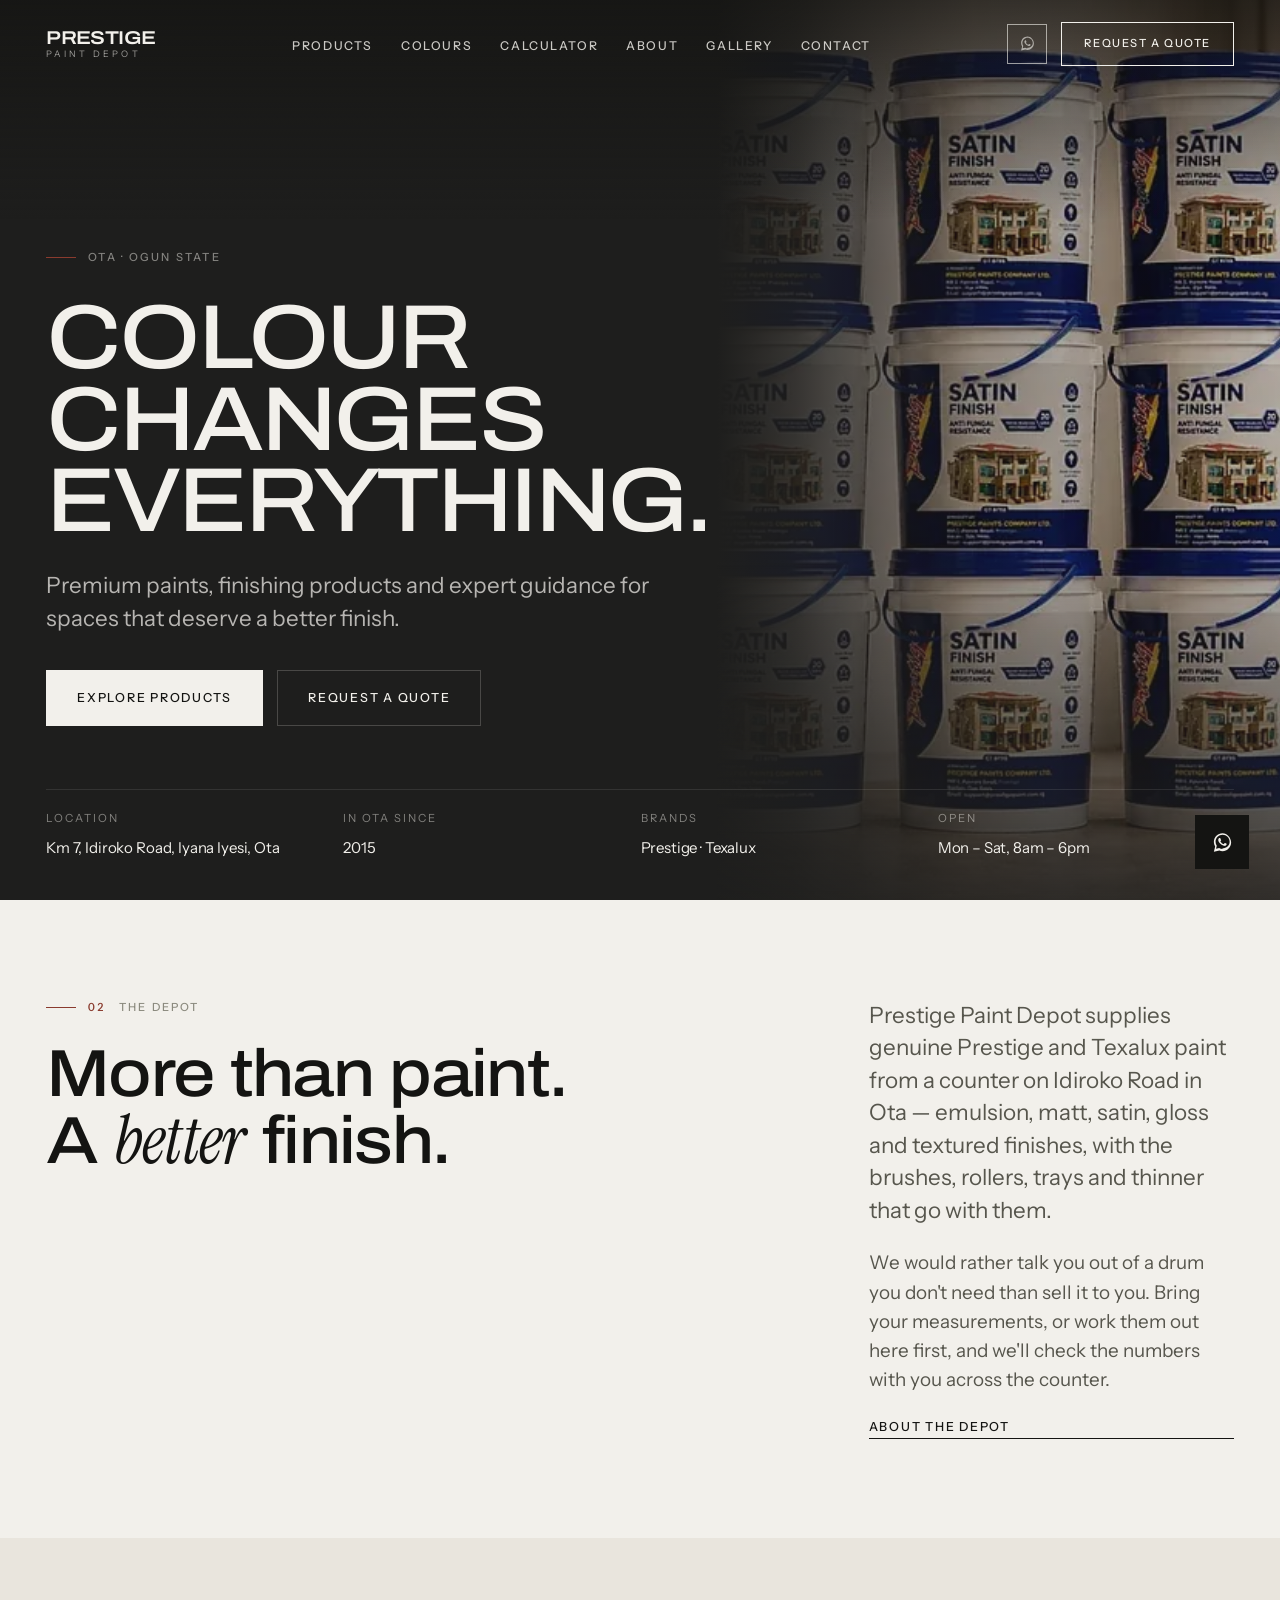
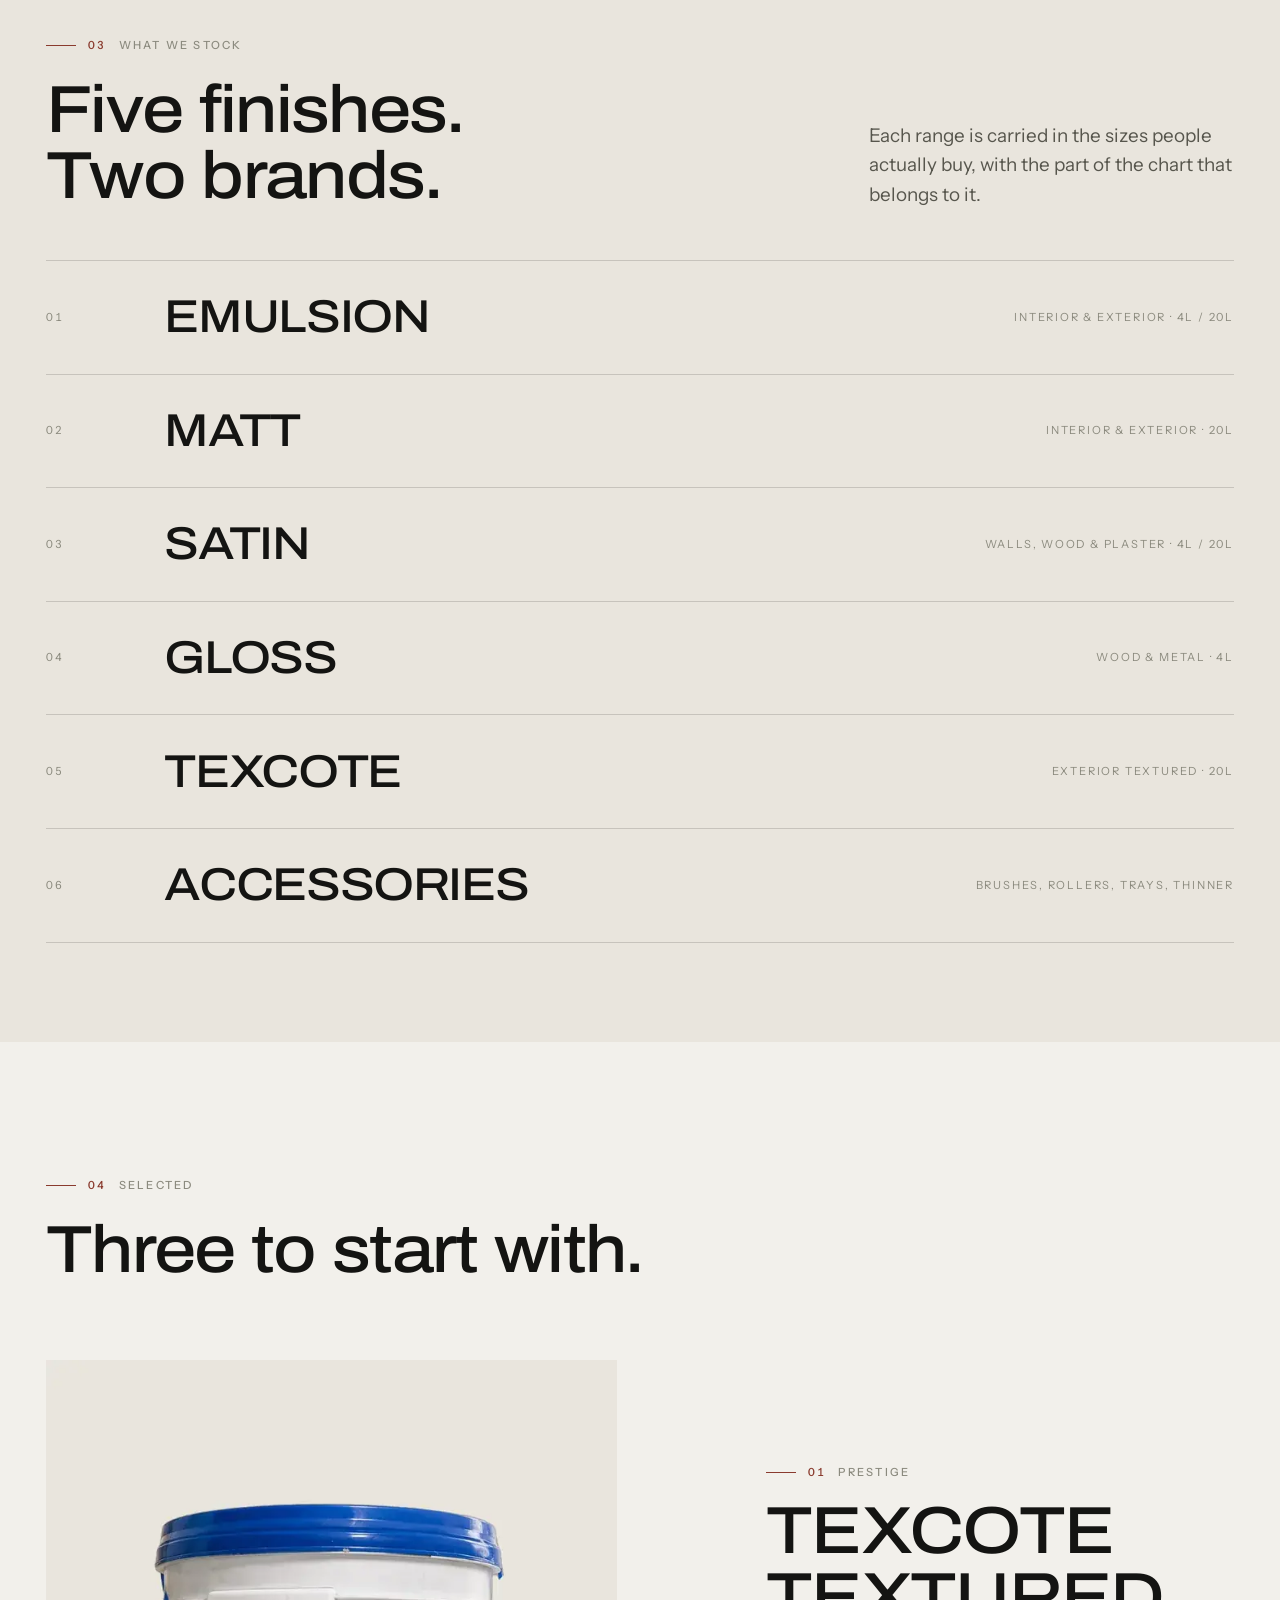
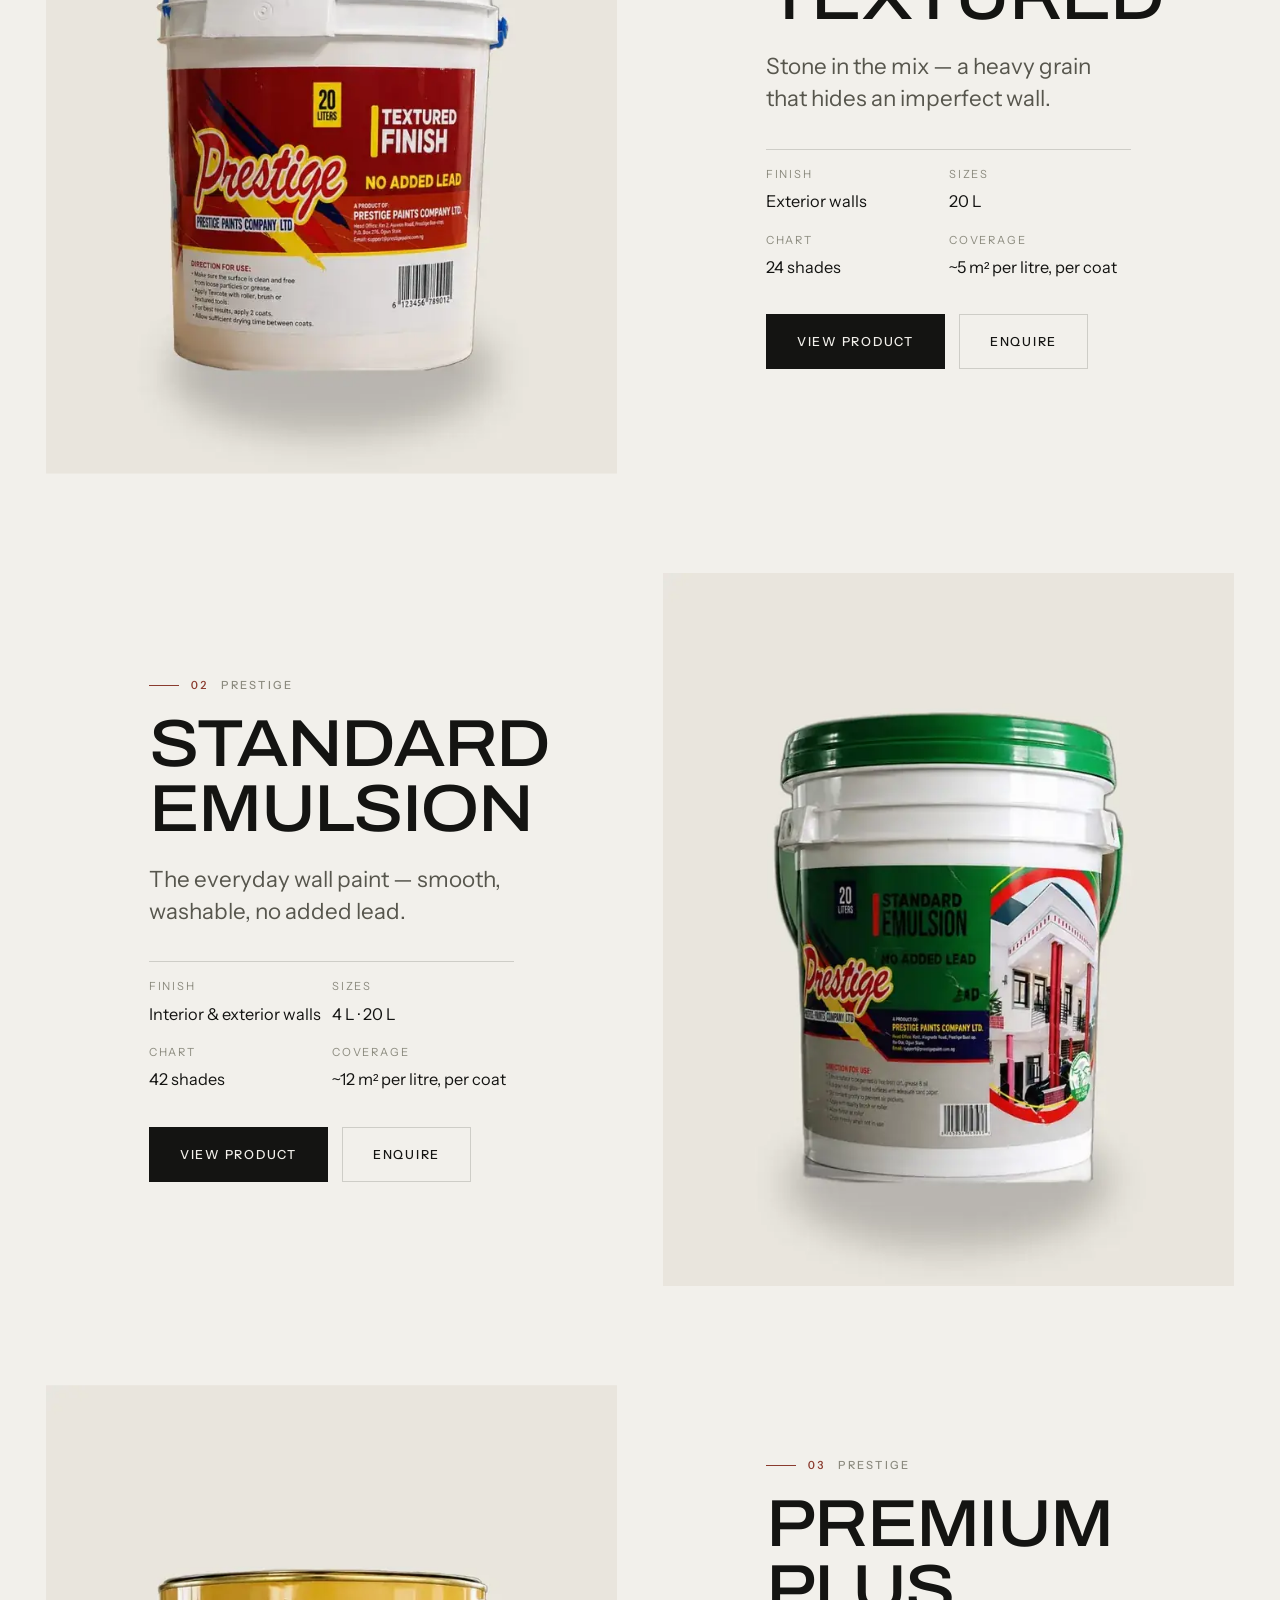
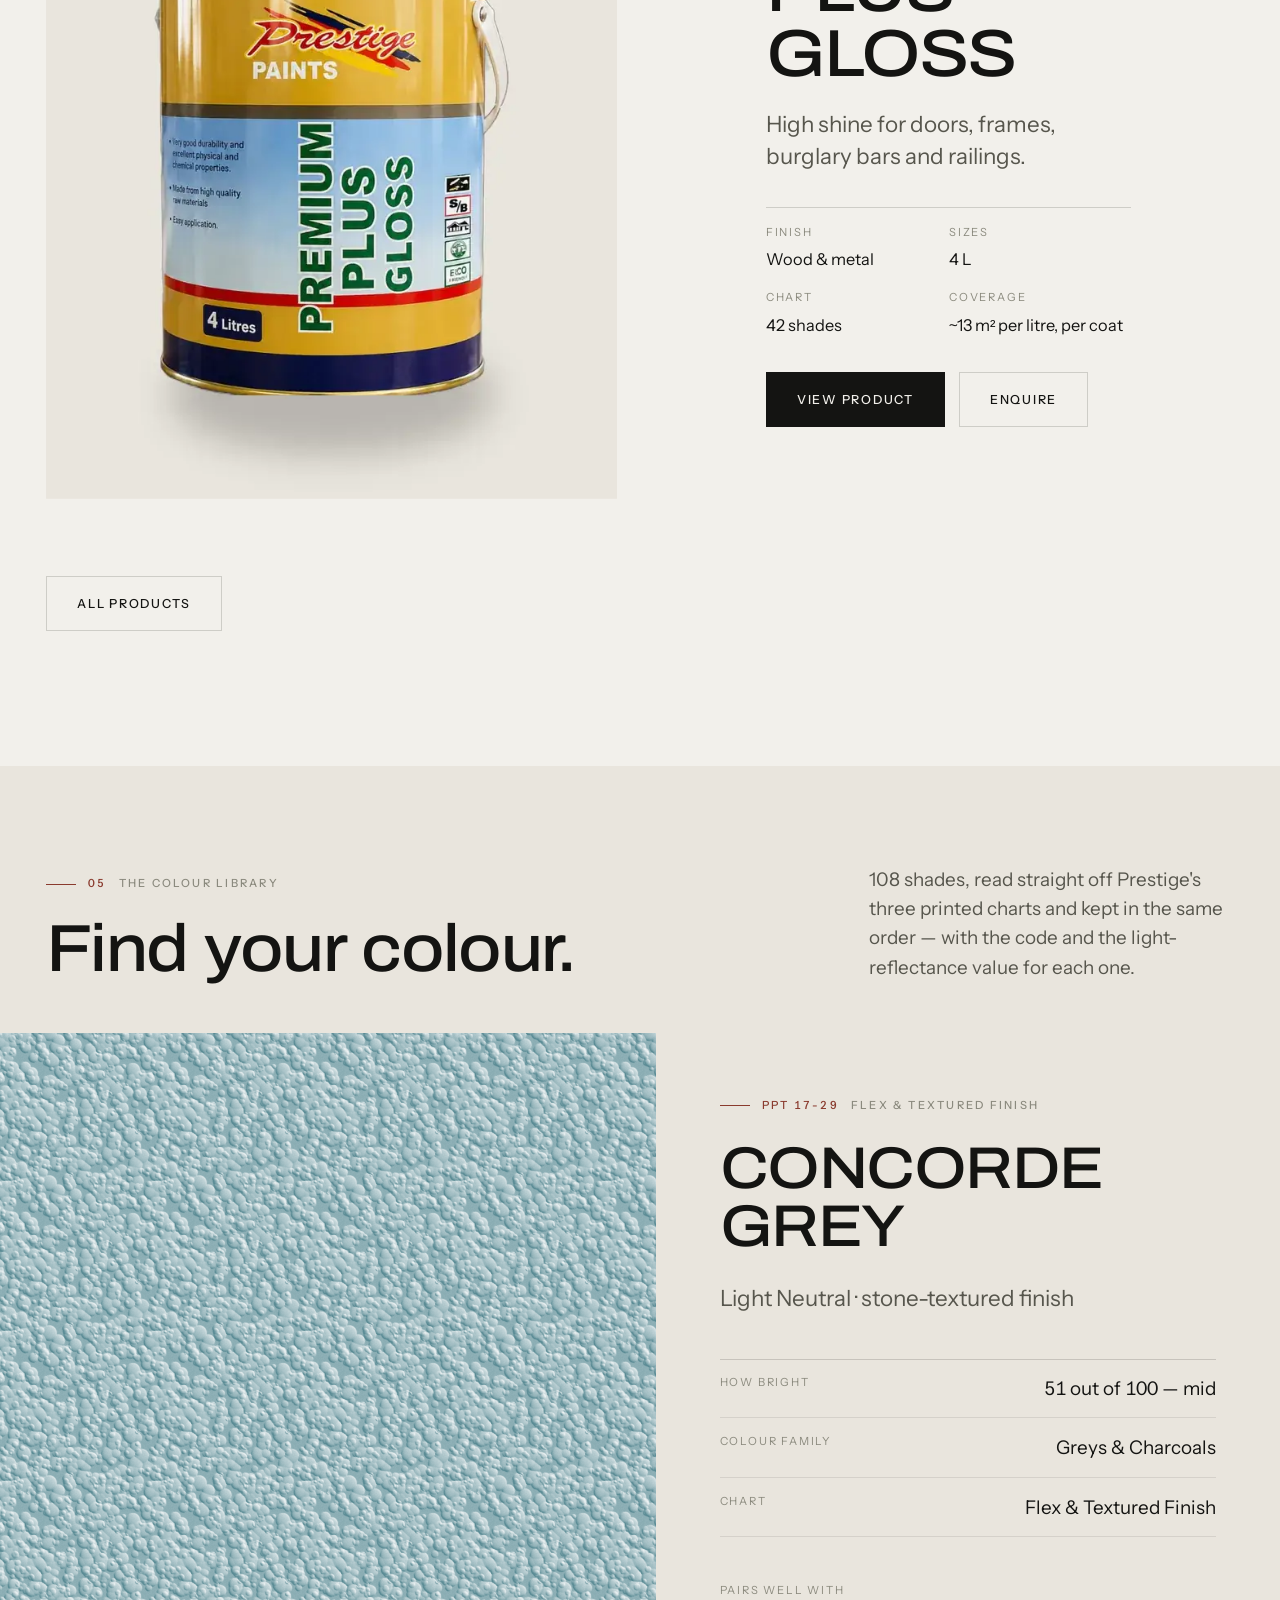
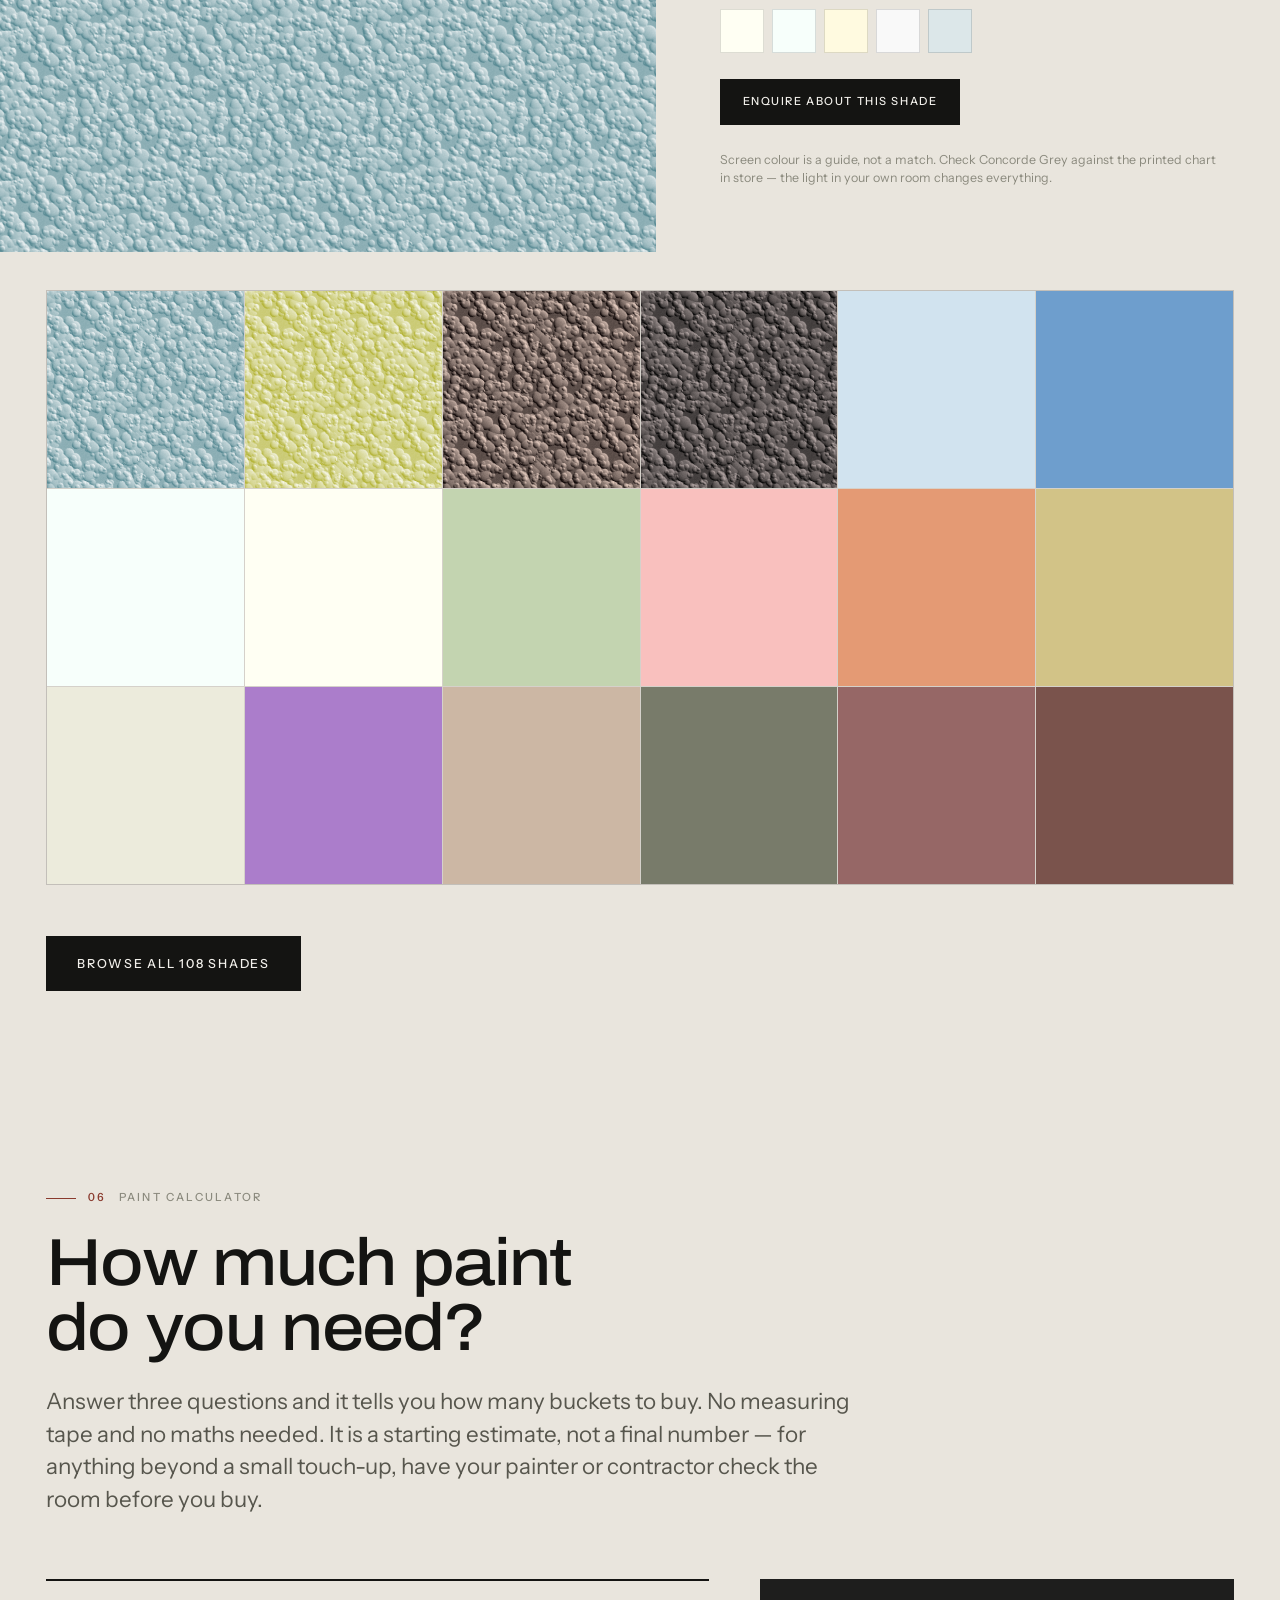
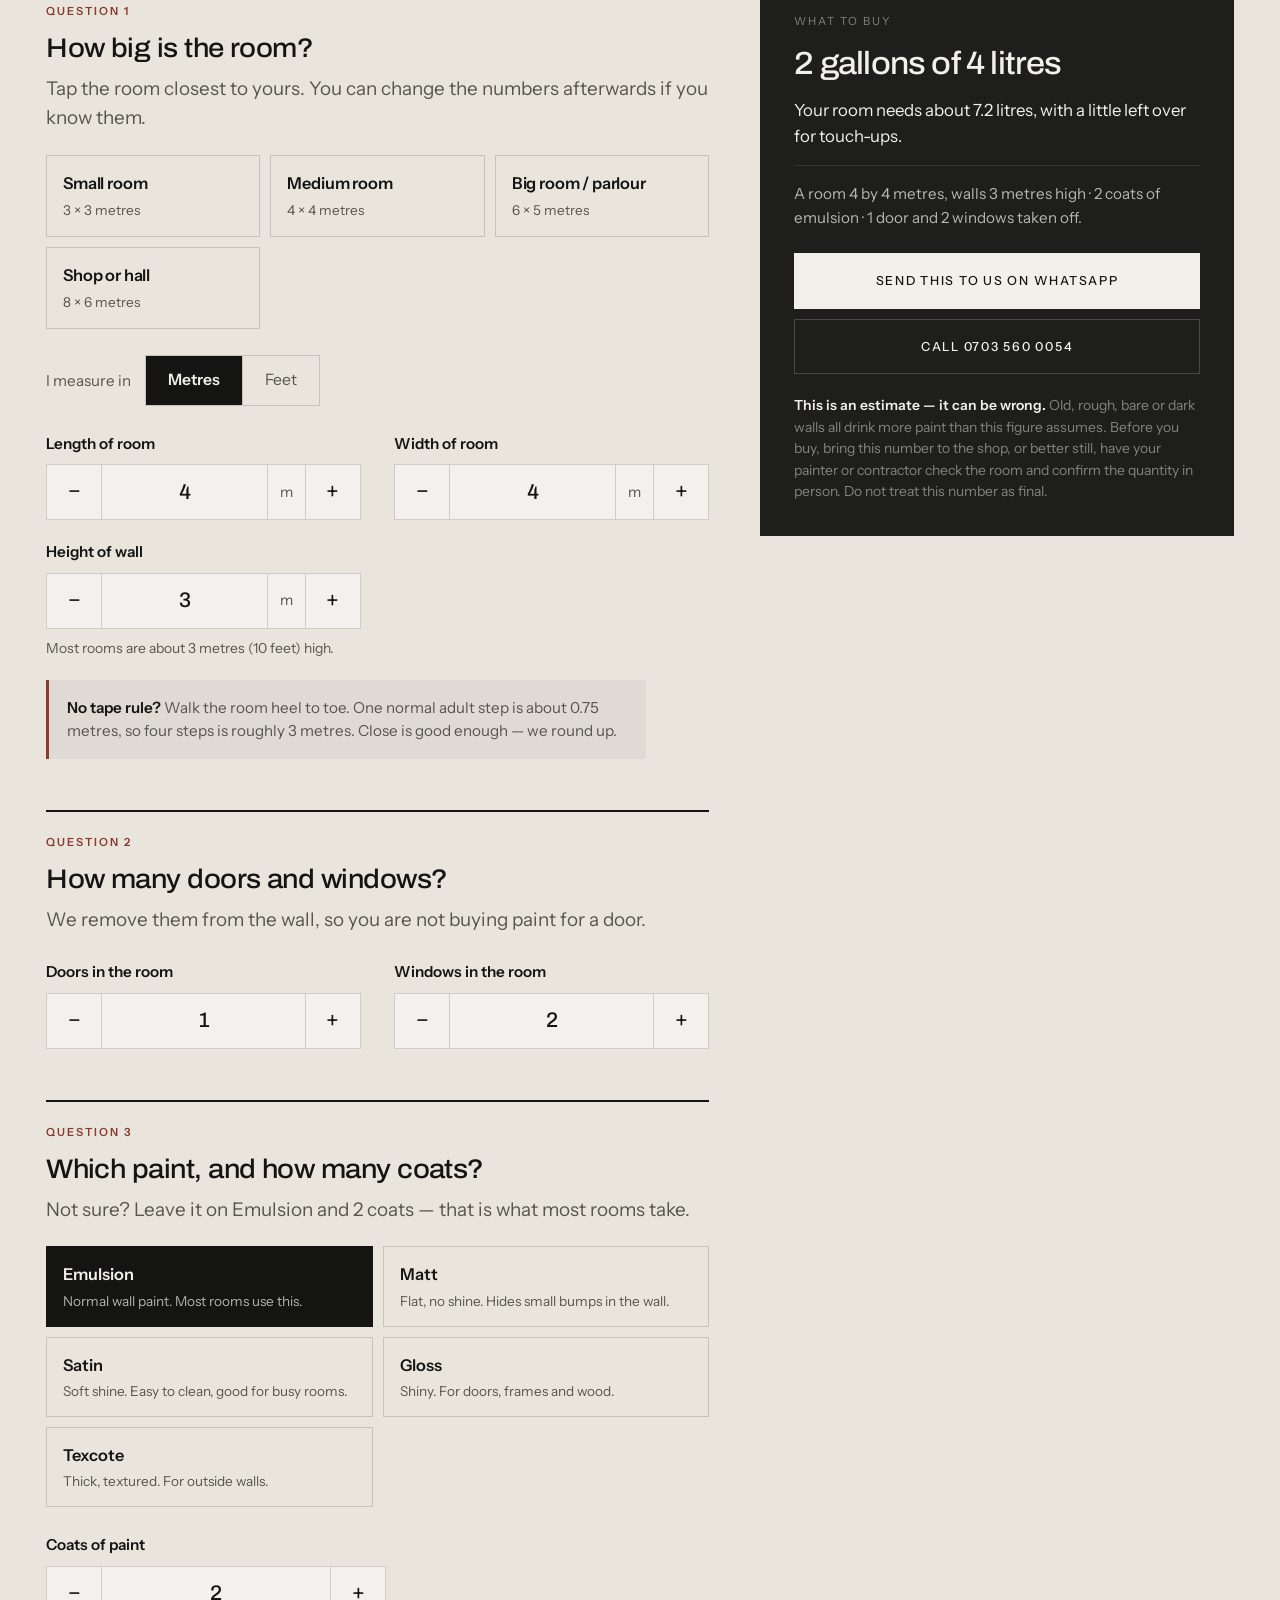
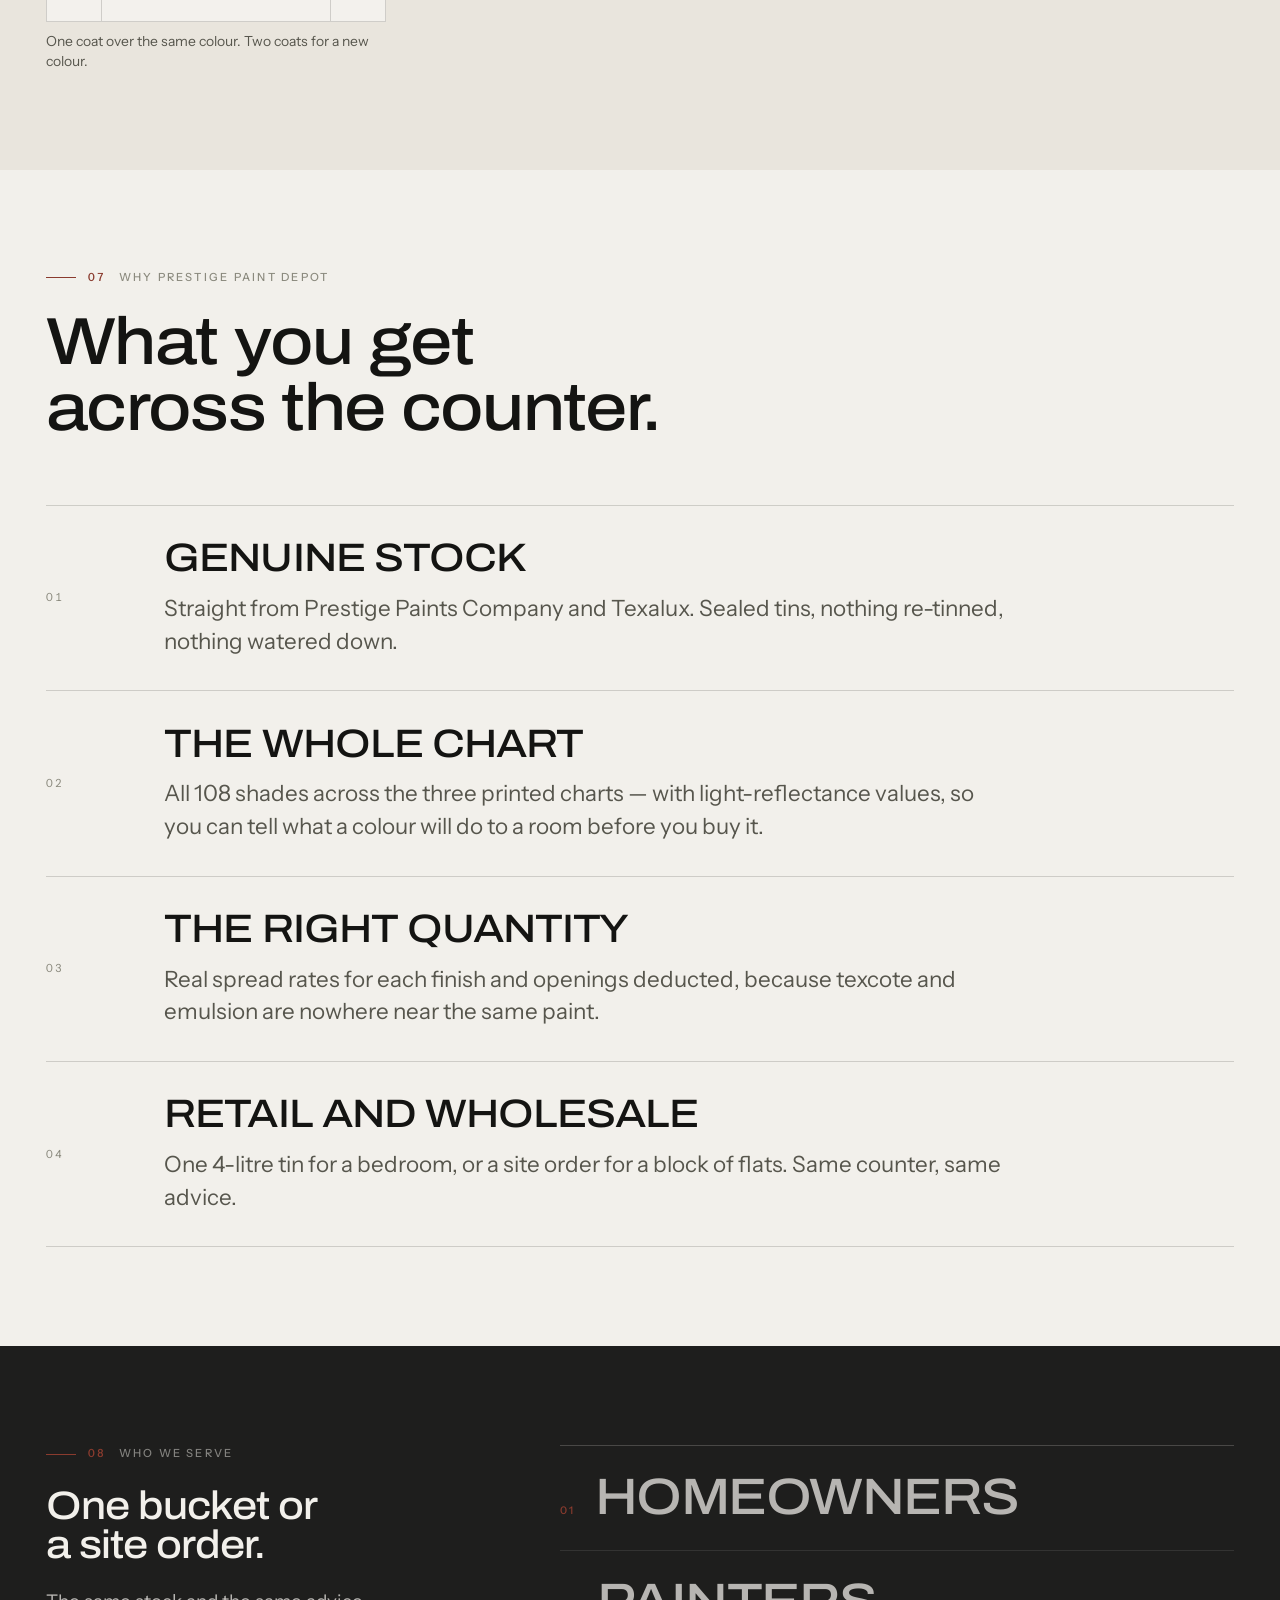
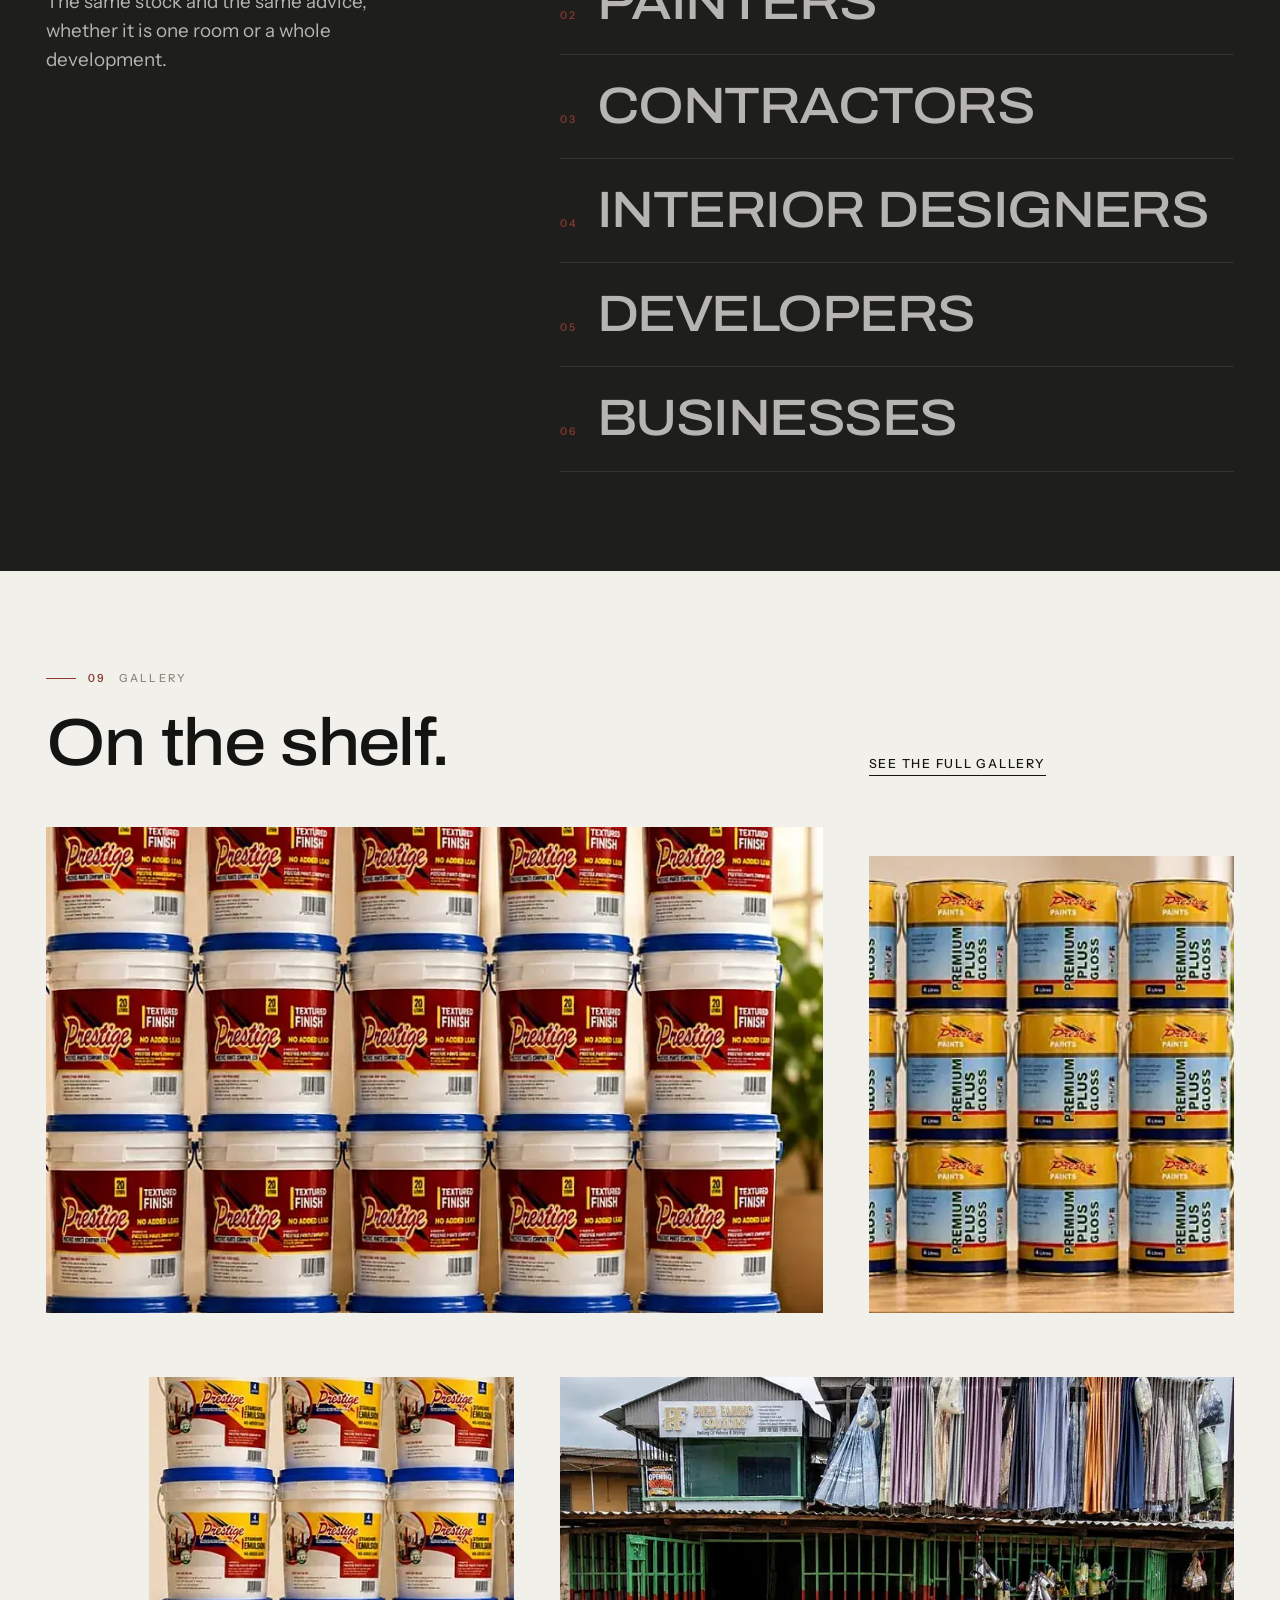
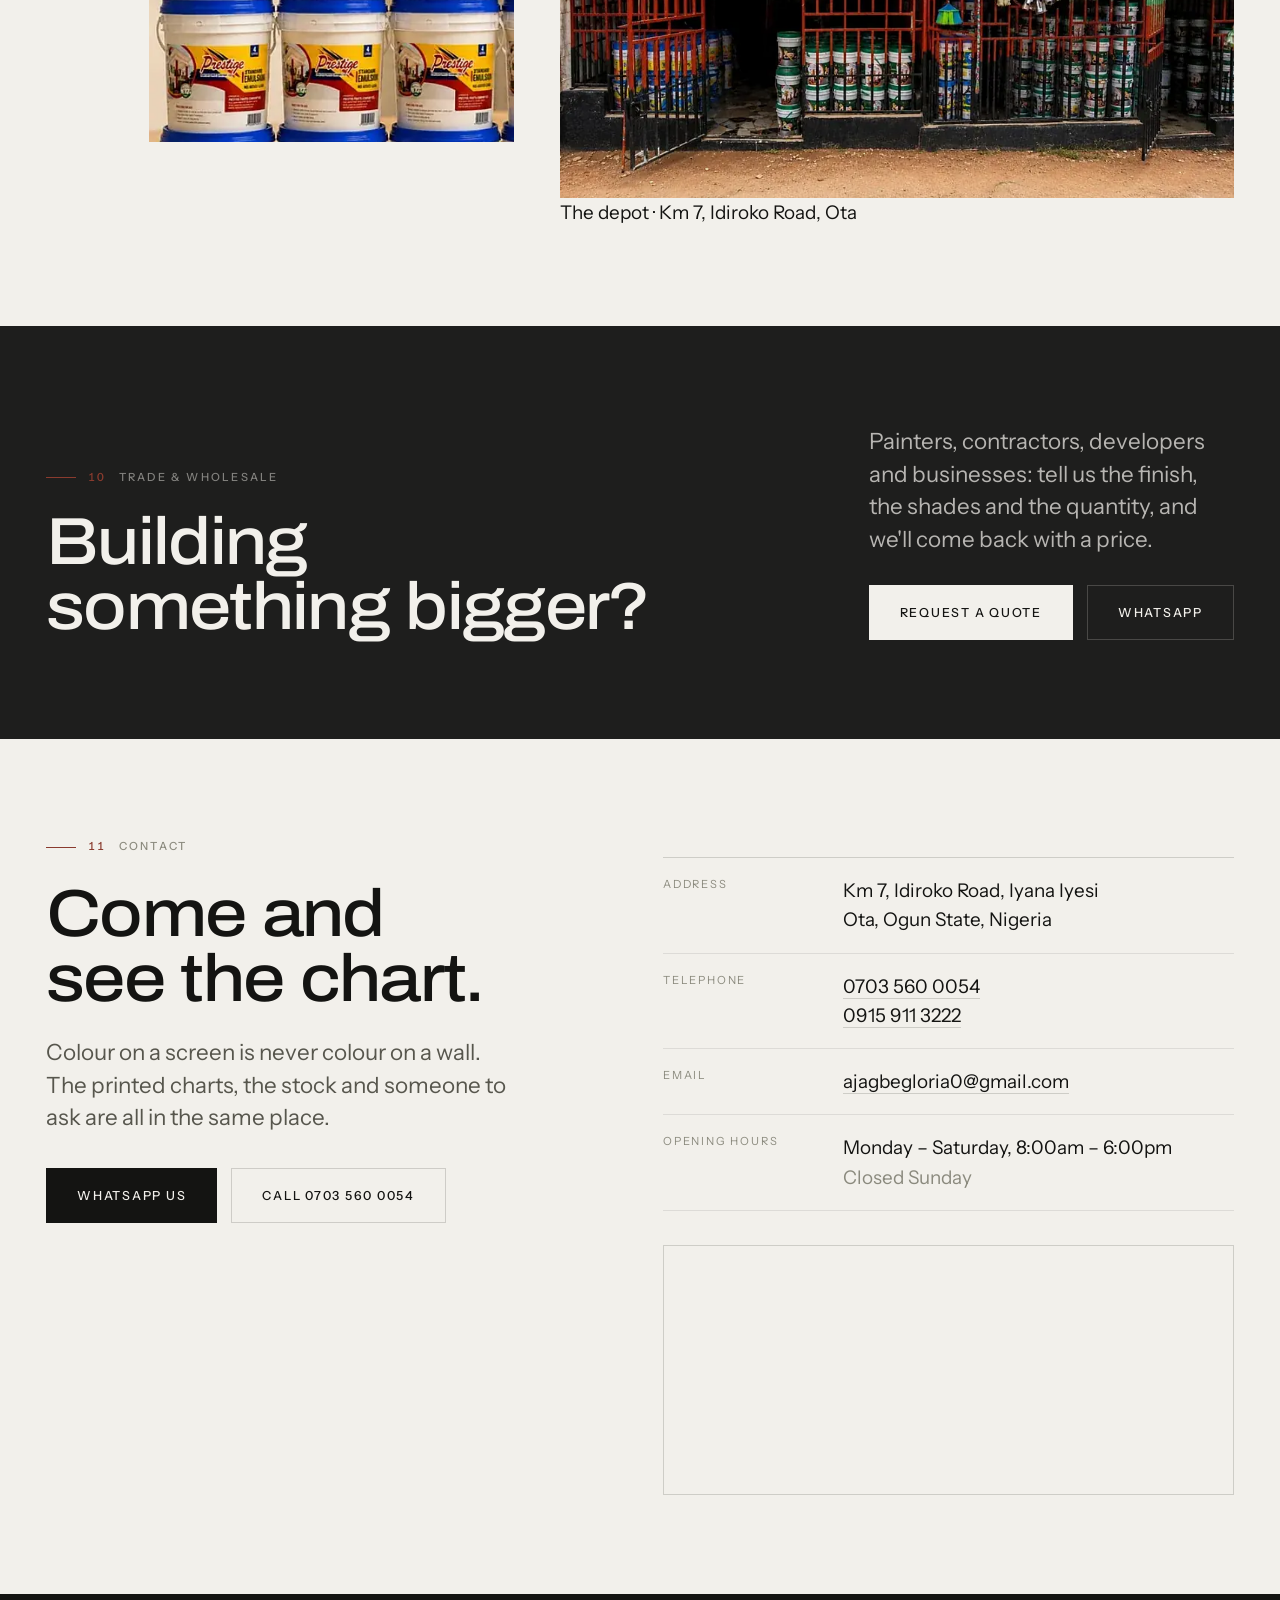
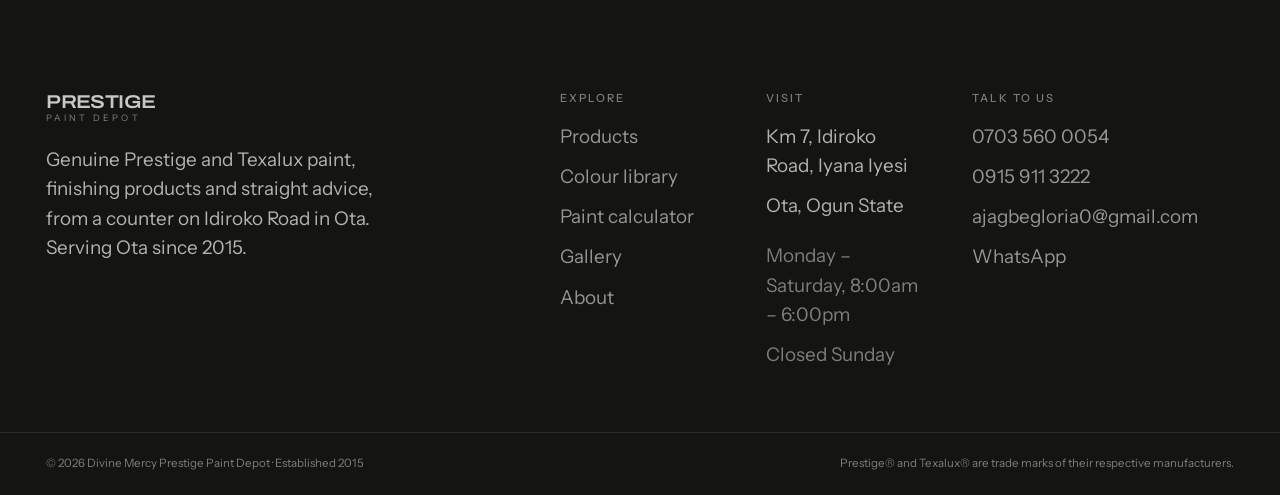
<file: index.html>
<!doctype html>
<html lang="en">
<head>
<meta charset="utf-8">
<meta name="viewport" content="width=device-width, initial-scale=1">
<title>Prestige Paint Depot — Genuine Prestige &amp; Texalux Paint in Ota, Ogun State</title>
<meta name="description" content="Genuine Prestige and Texalux paint, 108 colour shades and a paint calculator that works out how much you need. Km 7, Idiroko Road, Ota, Ogun State.">
<meta name="robots" content="index, follow, max-image-preview:large">
<meta name="theme-color" content="#1e1e1d">
<meta name="geo.region" content="NG-OG">
<meta name="geo.placename" content="Ota, Ogun State">
<link rel="canonical" href="https://www.prestigepaintdepot.com/">

<meta property="og:type" content="website">
<meta property="og:site_name" content="Prestige Paint Depot">
<meta property="og:url" content="https://www.prestigepaintdepot.com/">
<meta property="og:title" content="Prestige Paint Depot — Genuine Prestige &amp; Texalux Paint in Ota, Ogun State">
<meta property="og:description" content="Genuine Prestige and Texalux paint, 108 colour shades and a paint calculator that works out how much you need. Km 7, Idiroko Road, Ota, Ogun State.">
<meta property="og:image" content="https://www.prestigepaintdepot.com/assets/img/hero-stack-1400.jpg">
<meta name="twitter:card" content="summary_large_image">

<link rel="icon" type="image/svg+xml" href="assets/img/favicon/favicon.svg">
<link rel="icon" type="image/png" sizes="32x32" href="assets/img/favicon/favicon-32.png">
<link rel="apple-touch-icon" href="assets/img/favicon/apple-touch-icon.png">

<link rel="preload" href="assets/fonts/archivo-var.woff2" as="font" type="font/woff2" crossorigin>
<link rel="preload" href="assets/fonts/instrument-sans-400.woff2" as="font" type="font/woff2" crossorigin>
<link rel="stylesheet" href="assets/css/app.css">
<script type="application/ld+json">{"@context":"https://schema.org","@type":["HomeAndConstructionBusiness","Store"],"name":"Divine Mercy Prestige Paint Depot","alternateName":"Prestige Paint Depot","url":"https://www.prestigepaintdepot.com/","image":"https://www.prestigepaintdepot.com/assets/img/shopfront-1400.jpg","logo":"https://www.prestigepaintdepot.com/assets/img/favicon/apple-touch-icon.png","telephone":"+2347035600054","email":"ajagbegloria0@gmail.com","priceRange":"$$","foundingDate":"2015","address":{"@type":"PostalAddress","streetAddress":"Km 7, Idiroko Road, Iyana Iyesi","addressLocality":"Ota","addressRegion":"Ogun State","addressCountry":"NG"},"hasMap":"https://www.google.com/maps/dir/?api=1&destination=Km+7,+Idiroko+Road,+Iyana+Iyesi,+Ota,+Ogun+State,+Nigeria","openingHoursSpecification":[{"@type":"OpeningHoursSpecification","dayOfWeek":["Monday","Tuesday","Wednesday","Thursday","Friday","Saturday"],"opens":"08:00","closes":"18:00"}],"brand":[{"@type":"Brand","name":"Prestige"},{"@type":"Brand","name":"Texalux"}],"description":"Genuine Prestige and Texalux paints \u2014 emulsion, matt, satin, gloss and textured finishes \u2014 plus painting accessories, in Ota, Ogun State."}</script>
<!-- Google Analytics, carried over from the previous site -->
<script async src="https://www.googletagmanager.com/gtag/js?id=G-EFVQCXZWYG"></script>
<script>
  window.dataLayer = window.dataLayer || [];
  function gtag(){dataLayer.push(arguments);}
  gtag('js', new Date());
  gtag('config', 'G-EFVQCXZWYG');
</script>
</head>
<body>
<a class="skip" href="#main">Skip to content</a>

    <header class="masthead">
      <div class="shell masthead__inner">
        <a class="wordmark" href="index.html"><b>Prestige</b><span>Paint Depot</span></a>
        <nav aria-label="Primary"><ul class="nav"><li><a href="products.html">Products</a></li><li><a href="colours.html">Colours</a></li><li><a href="calculator.html">Calculator</a></li><li><a href="about.html">About</a></li><li><a href="gallery.html">Gallery</a></li><li><a href="contact.html">Contact</a></li></ul></nav>
        <div class="masthead__actions">
          <a class="wa-link" href="https://wa.me/2347035600054?text=Hello%20Prestige%20Paint%20Depot%2C%20I%20have%20an%20enquiry."
             target="_blank" rel="noopener" aria-label="Chat with us on WhatsApp"><svg viewBox="0 0 32 32" aria-hidden="true"><path d="M16.02 3C9.4 3 4 8.4 4 15.02c0 2.36.66 4.56 1.8 6.44L4 29l7.7-1.76a12 12 0 004.32.8h.01C22.65 28.04 28 22.66 28 16.02 28 9.4 22.65 3 16.02 3zm0 22.1c-1.5 0-2.94-.4-4.2-1.15l-.3-.18-4.56 1.04 1.1-4.44-.2-.32a9.7 9.7 0 01-1.5-5.03c0-5.4 4.38-9.78 9.78-9.78 5.4 0 9.78 4.38 9.78 9.78 0 5.4-4.4 9.08-9.9 9.08zm5.4-7.32c-.3-.15-1.75-.87-2.02-.96-.27-.1-.47-.15-.66.15-.2.3-.76.96-.93 1.15-.17.2-.34.22-.63.08-.3-.15-1.25-.46-2.38-1.47-.88-.78-1.47-1.75-1.65-2.05-.17-.3-.02-.46.13-.6.13-.14.3-.34.44-.5.15-.18.2-.3.3-.5.1-.2.05-.38-.02-.53-.08-.15-.66-1.6-.9-2.2-.24-.57-.48-.5-.66-.5h-.56c-.2 0-.5.07-.77.37-.27.3-1 .98-1 2.4s1.03 2.78 1.17 2.97c.15.2 2.03 3.1 4.9 4.34.68.3 1.22.47 1.63.6.68.22 1.3.19 1.8.11.55-.08 1.75-.71 2-1.4.24-.68.24-1.27.17-1.4-.07-.13-.27-.2-.56-.35z"/></svg></a>
          <a class="btn" href="enquiry.html"><span>Request a Quote</span></a>
          <button class="menu-btn" type="button" aria-expanded="false" aria-controls="menu" aria-label="Menu">
            <i></i><i></i>
          </button>
        </div>
      </div>
    </header>

    <div class="menu" id="menu" aria-hidden="true">
      <div class="shell">
        <ul class="menu__list"><li><a href="products.html"><em>01</em>Products</a></li><li><a href="colours.html"><em>02</em>Colours</a></li><li><a href="calculator.html"><em>03</em>Calculator</a></li><li><a href="about.html"><em>04</em>About</a></li><li><a href="gallery.html"><em>05</em>Gallery</a></li><li><a href="contact.html"><em>06</em>Contact</a></li></ul>
      </div>
      <div class="shell">
        <div class="menu__foot">
          <a class="meta" href="tel:+2347035600054">0703 560 0054</a>
          <span class="meta">Km 7, Idiroko Road, Iyana Iyesi, Ota</span>
          <a class="btn btn--sm" href="enquiry.html"><span>Request a Quote</span></a>
        </div>
      </div>
    </div>
<main id="main">

    <section class="hero on-dark">
      <div class="shell hero__body">
        <div class="hero__copy">
          <p class="label reveal">Ota · Ogun State</p>
          <h1 class="d-hero">
            <span class="line reveal-line"><span>Colour</span></span>
            <span class="line reveal-line" style="--d:110ms"><span>changes</span></span>
            <span class="line reveal-line" style="--d:220ms"><span>everything.</span></span>
          </h1>
          <p class="hero__lede lede reveal" style="--d:400ms">
            Premium paints, finishing products and expert guidance for spaces
            that deserve a better finish.
          </p>
          <div class="hero__cta reveal" style="--d:500ms">
            <a class="btn" href="products.html"><span>Explore products</span></a>
            <a class="btn btn--ghost" href="enquiry.html"><span>Request a quote</span></a>
          </div>
        </div>
      </div>

      <div class="shell hero__stripwrap">
        <dl class="hero__strip reveal" style="--d:600ms">
          <div><dt>Location</dt><dd>Km 7, Idiroko Road, Iyana Iyesi, Ota</dd></div>
          <div><dt>In Ota since</dt><dd>2015</dd></div>
          <div><dt>Brands</dt><dd>Prestige · Texalux</dd></div>
          <div><dt>Open</dt><dd>Mon – Sat, 8am – 6pm</dd></div>
        </dl>
      </div>

      <div class="hero__media reveal-img is-in">
        <picture class=""><source type="image/webp" srcset="assets/img/hero-stack-640.webp 640w, assets/img/hero-stack-1000.webp 1000w, assets/img/hero-stack-1400.webp 1400w" sizes="(max-width:900px) 100vw, 46vw"><img src="assets/img/hero-stack-1400.jpg" srcset="assets/img/hero-stack-640.jpg 640w, assets/img/hero-stack-1000.jpg 1000w, assets/img/hero-stack-1400.jpg 1400w" sizes="(max-width:900px) 100vw, 46vw" alt="Prestige Satin Finish 20 litre buckets stacked in warm window light" loading="eager" decoding="async" width="896" height="816" fetchpriority="high"></picture>
      </div>
    </section>

    <!-- 02 — statement -->
    <section class="band statement">
      <div class="shell grid">
        <div class="statement__head">
          <p class="label reveal"><span class="label-num">02</span> The depot</p>
          <h2 class="d1 reveal" style="--d:60ms">More than paint.<br>A <em class="serif-em">better</em> finish.</h2>
        </div>
        <div class="statement__aside">
          <p class="lede reveal" style="--d:120ms">
            Prestige Paint Depot supplies genuine Prestige and Texalux paint from
            a counter on Idiroko Road in Ota — emulsion, matt, satin, gloss and
            textured finishes, with the brushes, rollers, trays and thinner that
            go with them.
          </p>
          <p class="reveal" style="--d:180ms;color:var(--ink-2);max-width:46ch">
            We would rather talk you out of a drum you don't need than sell it to
            you. Bring your measurements, or work them out here first, and we'll
            check the numbers with you across the counter.
          </p>
          <a class="tlink reveal" style="--d:220ms" href="about.html">About the depot</a>
        </div>
      </div>
    </section>

    <!-- 03 — categories -->
    <section class="band on-bone">
      <div class="shell">
        <div class="grid" style="align-items:end;margin-bottom:clamp(28px,4vw,54px)">
          <div style="grid-column:1/8">
            <p class="label reveal"><span class="label-num">03</span> What we stock</p>
            <h2 class="d1 reveal" style="--d:60ms;margin-top:24px">Five finishes.<br>Two brands.</h2>
          </div>
          <div style="grid-column:9/13">
            <p class="reveal" style="--d:120ms;color:var(--ink-2)">
              Each range is carried in the sizes people actually buy, with the
              part of the chart that belongs to it.
            </p>
          </div>
        </div>
        <div class="cats"><a class="cat" href="products.html#standard-emulsion"><span class="cat__num">01</span><span class="cat__name">Emulsion</span><span class="cat__meta">Interior & exterior · 4L / 20L</span></a><a class="cat" href="products.html#matt-finish"><span class="cat__num">02</span><span class="cat__name">Matt</span><span class="cat__meta">Interior & exterior · 20L</span></a><a class="cat" href="products.html#satin-finish"><span class="cat__num">03</span><span class="cat__name">Satin</span><span class="cat__meta">Walls, wood & plaster · 4L / 20L</span></a><a class="cat" href="products.html#premium-plus-gloss"><span class="cat__num">04</span><span class="cat__name">Gloss</span><span class="cat__meta">Wood & metal · 4L</span></a><a class="cat" href="products.html#texcote-textured"><span class="cat__num">05</span><span class="cat__name">Texcote</span><span class="cat__meta">Exterior textured · 20L</span></a><a class="cat" href="products.html"><span class="cat__num">06</span><span class="cat__name">Accessories</span><span class="cat__meta">Brushes, rollers, trays, thinner</span></a></div>
      </div>
    </section>

    <!-- 04 — campaign -->
    <section class="band-lg">
      <div class="shell">
        <div style="max-width:52ch;margin-bottom:clamp(40px,6vw,90px)">
          <p class="label reveal"><span class="label-num">04</span> Selected</p>
          <h2 class="d1 reveal" style="--d:60ms;margin-top:24px">Three to start with.</h2>
        </div>
        <div class="campaign">
        <article class="camp">
          <div class="camp__media reveal-img">
            <picture class=""><source type="image/webp" srcset="assets/img/product-texcote-bone-440.webp 440w, assets/img/product-texcote-bone-700.webp 700w, assets/img/product-texcote-bone-1000.webp 1000w" sizes="(max-width:900px) 92vw, 46vw"><img src="assets/img/product-texcote-bone-1000.jpg" srcset="assets/img/product-texcote-bone-440.jpg 440w, assets/img/product-texcote-bone-700.jpg 700w, assets/img/product-texcote-bone-1000.jpg 1000w" sizes="(max-width:900px) 92vw, 46vw" alt="Texcote Textured — Prestige, 20 L" loading="lazy" decoding="async" width="1100" height="1375"></picture>
          </div>
          <div class="camp__body">
            <p class="label reveal"><span class="label-num">01</span> Prestige</p>
            <h3 class="reveal" style="--d:60ms">Texcote Textured</h3>
            <p class="lede reveal" style="--d:100ms">Stone in the mix — a heavy grain that hides an imperfect wall.</p>
            <dl class="spec reveal" style="--d:140ms">
              <div><dt>Finish</dt><dd>Exterior walls</dd></div>
              <div><dt>Sizes</dt><dd>20 L</dd></div>
              <div><dt>Chart</dt><dd>24 shades</dd></div>
              <div><dt>Coverage</dt><dd>~5 m² per litre, per coat</dd></div>
            </dl>
            <div class="camp__actions reveal" style="--d:180ms">
              <a class="btn" href="product-texcote-textured.html"><span>View product</span></a>
              <a class="btn btn--ghost" href="https://wa.me/2347035600054?text=Hello%20Prestige%20Paint%20Depot%2C%20please%20send%20me%20the%20price%20for%20Prestige%20Texcote%20Textured."
                 target="_blank" rel="noopener"><span>Enquire</span></a>
            </div>
          </div>
        </article>
        <article class="camp">
          <div class="camp__media reveal-img">
            <picture class=""><source type="image/webp" srcset="assets/img/product-emulsion-bone-440.webp 440w, assets/img/product-emulsion-bone-700.webp 700w, assets/img/product-emulsion-bone-1000.webp 1000w" sizes="(max-width:900px) 92vw, 46vw"><img src="assets/img/product-emulsion-bone-1000.jpg" srcset="assets/img/product-emulsion-bone-440.jpg 440w, assets/img/product-emulsion-bone-700.jpg 700w, assets/img/product-emulsion-bone-1000.jpg 1000w" sizes="(max-width:900px) 92vw, 46vw" alt="Standard Emulsion — Prestige, 4 L · 20 L" loading="lazy" decoding="async" width="1100" height="1375"></picture>
          </div>
          <div class="camp__body">
            <p class="label reveal"><span class="label-num">02</span> Prestige</p>
            <h3 class="reveal" style="--d:60ms">Standard Emulsion</h3>
            <p class="lede reveal" style="--d:100ms">The everyday wall paint — smooth, washable, no added lead.</p>
            <dl class="spec reveal" style="--d:140ms">
              <div><dt>Finish</dt><dd>Interior & exterior walls</dd></div>
              <div><dt>Sizes</dt><dd>4 L · 20 L</dd></div>
              <div><dt>Chart</dt><dd>42 shades</dd></div>
              <div><dt>Coverage</dt><dd>~12 m² per litre, per coat</dd></div>
            </dl>
            <div class="camp__actions reveal" style="--d:180ms">
              <a class="btn" href="product-standard-emulsion.html"><span>View product</span></a>
              <a class="btn btn--ghost" href="https://wa.me/2347035600054?text=Hello%20Prestige%20Paint%20Depot%2C%20please%20send%20me%20the%20price%20for%20Prestige%20Standard%20Emulsion."
                 target="_blank" rel="noopener"><span>Enquire</span></a>
            </div>
          </div>
        </article>
        <article class="camp">
          <div class="camp__media reveal-img">
            <picture class=""><source type="image/webp" srcset="assets/img/product-gloss-bone-440.webp 440w, assets/img/product-gloss-bone-700.webp 700w, assets/img/product-gloss-bone-1000.webp 1000w" sizes="(max-width:900px) 92vw, 46vw"><img src="assets/img/product-gloss-bone-1000.jpg" srcset="assets/img/product-gloss-bone-440.jpg 440w, assets/img/product-gloss-bone-700.jpg 700w, assets/img/product-gloss-bone-1000.jpg 1000w" sizes="(max-width:900px) 92vw, 46vw" alt="Premium Plus Gloss — Prestige, 4 L" loading="lazy" decoding="async" width="1100" height="1375"></picture>
          </div>
          <div class="camp__body">
            <p class="label reveal"><span class="label-num">03</span> Prestige</p>
            <h3 class="reveal" style="--d:60ms">Premium Plus Gloss</h3>
            <p class="lede reveal" style="--d:100ms">High shine for doors, frames, burglary bars and railings.</p>
            <dl class="spec reveal" style="--d:140ms">
              <div><dt>Finish</dt><dd>Wood & metal</dd></div>
              <div><dt>Sizes</dt><dd>4 L</dd></div>
              <div><dt>Chart</dt><dd>42 shades</dd></div>
              <div><dt>Coverage</dt><dd>~13 m² per litre, per coat</dd></div>
            </dl>
            <div class="camp__actions reveal" style="--d:180ms">
              <a class="btn" href="product-premium-plus-gloss.html"><span>View product</span></a>
              <a class="btn btn--ghost" href="https://wa.me/2347035600054?text=Hello%20Prestige%20Paint%20Depot%2C%20please%20send%20me%20the%20price%20for%20Prestige%20Premium%20Plus%20Gloss."
                 target="_blank" rel="noopener"><span>Enquire</span></a>
            </div>
          </div>
        </article></div>
        <div style="margin-top:clamp(40px,6vw,80px)">
          <a class="btn btn--ghost" href="products.html"><span>All products</span></a>
        </div>
      </div>
    </section>

    <!-- 05 — colour -->
    <section class="band on-bone" id="colour">
      <div class="shell">
        <div class="grid" style="align-items:end;margin-bottom:clamp(28px,4vw,54px)">
          <div style="grid-column:1/8">
            <p class="label reveal"><span class="label-num">05</span> The colour library</p>
            <h2 class="d1 reveal" style="--d:60ms;margin-top:24px">Find your colour.</h2>
          </div>
          <div style="grid-column:9/13">
            <p class="reveal" style="--d:120ms;color:var(--ink-2)">
              108 shades, read straight off Prestige's three printed charts and
              kept in the same order — with the code and the light-reflectance
              value for each one.
            </p>
          </div>
        </div>
      </div>
      
      <div class="colour-stage" data-colour-stage>
        <div class="colour-stage__fill" data-stage-fill><span class="tex"></span></div>
        <div class="colour-stage__info" data-stage-body></div>
      </div>
      <div class="shell" style="margin-top:clamp(24px,3vw,44px)">
        <div class="swatches" data-colour-strip></div>
        <div style="margin-top:clamp(28px,4vw,52px);display:flex;gap:14px;flex-wrap:wrap">
          <a class="btn" href="colours.html"><span>Browse all 108 shades</span></a>
        </div>
      </div>
    </section>

    <!-- 06 — calculator -->
    <section class="band on-bone" id="calculator">
      <div class="shell">
        <div class="calc-head">
          <p class="label reveal"><span class="label-num">06</span> Paint calculator</p>
          <h2 class="d1 reveal" style="--d:60ms;margin-top:24px">How much paint<br>do you need?</h2>
          <p class="lede reveal" style="--d:120ms;margin-top:24px;max-width:56ch">
            Answer three questions and it tells you how many buckets to buy.
            No measuring tape and no maths needed. It is a starting estimate,
            not a final number — for anything beyond a small touch-up, have your
            painter or contractor check the room before you buy.
          </p>
        </div>
        
        <form class="calc2" id="calc" novalidate>
          <div class="calc2__steps">

            <section class="cstep">
              <p class="cstep__n">Question 1</p>
              <h3 class="cstep__q">How big is the room?</h3>
              <p class="cstep__help">Tap the room closest to yours. You can change the
                numbers afterwards if you know them.</p>
              <div class="presets"><button type="button" class="preset" data-preset="3,3,3"><span class="preset__t">Small room</span><span class="preset__d">3 × 3 metres</span></button><button type="button" class="preset" data-preset="4,4,3"><span class="preset__t">Medium room</span><span class="preset__d">4 × 4 metres</span></button><button type="button" class="preset" data-preset="6,5,3"><span class="preset__t">Big room / parlour</span><span class="preset__d">6 × 5 metres</span></button><button type="button" class="preset" data-preset="8,6,3.5"><span class="preset__t">Shop or hall</span><span class="preset__d">8 × 6 metres</span></button></div>

              <div class="unitrow">
                <span class="unitrow__l">I measure in</span>
                <div class="seg" role="group" aria-label="Choose metres or feet">
                  <button type="button" class="seg__b is-on" data-unit="m">Metres</button>
                  <button type="button" class="seg__b" data-unit="ft">Feet</button>
                </div>
              </div>

              <div class="numgrid">
                
              <div class="numfield">
                <label for="q-len">Length of room</label>
                <div class="num">
                  <button type="button" class="num__b" data-step="q-len|-1" aria-label="Less length of room">&minus;</button>
                  <input id="q-len" type="number" inputmode="decimal" step="0.5" min="0" value="4">
                  <span class="num__unit" data-unit-label>m</span>
                  <button type="button" class="num__b" data-step="q-len|1" aria-label="More length of room">+</button>
                </div>
                
              </div>
                
              <div class="numfield">
                <label for="q-wid">Width of room</label>
                <div class="num">
                  <button type="button" class="num__b" data-step="q-wid|-1" aria-label="Less width of room">&minus;</button>
                  <input id="q-wid" type="number" inputmode="decimal" step="0.5" min="0" value="4">
                  <span class="num__unit" data-unit-label>m</span>
                  <button type="button" class="num__b" data-step="q-wid|1" aria-label="More width of room">+</button>
                </div>
                
              </div>
                
              <div class="numfield">
                <label for="q-hgt">Height of wall</label>
                <div class="num">
                  <button type="button" class="num__b" data-step="q-hgt|-1" aria-label="Less height of wall">&minus;</button>
                  <input id="q-hgt" type="number" inputmode="decimal" step="0.5" min="0" value="3">
                  <span class="num__unit" data-unit-label>m</span>
                  <button type="button" class="num__b" data-step="q-hgt|1" aria-label="More height of wall">+</button>
                </div>
                <p class="num__note">Most rooms are about 3 metres (10 feet) high.</p>
              </div>
              </div>

              <p class="cstep__tip"><strong>No tape rule?</strong> Walk the room
                heel to toe. One normal adult step is about 0.75 metres, so four
                steps is roughly 3 metres. Close is good enough — we round up.</p>
            </section>

            <section class="cstep">
              <p class="cstep__n">Question 2</p>
              <h3 class="cstep__q">How many doors and windows?</h3>
              <p class="cstep__help">We remove them from the wall, so you are not
                buying paint for a door.</p>
              <div class="numgrid numgrid--2">
                
              <div class="numfield">
                <label for="q-doors">Doors in the room</label>
                <div class="num">
                  <button type="button" class="num__b" data-step="q-doors|-1" aria-label="Less doors in the room">&minus;</button>
                  <input id="q-doors" type="number" inputmode="decimal" step="1" min="0" value="1">
                  
                  <button type="button" class="num__b" data-step="q-doors|1" aria-label="More doors in the room">+</button>
                </div>
                
              </div>
                
              <div class="numfield">
                <label for="q-wins">Windows in the room</label>
                <div class="num">
                  <button type="button" class="num__b" data-step="q-wins|-1" aria-label="Less windows in the room">&minus;</button>
                  <input id="q-wins" type="number" inputmode="decimal" step="1" min="0" value="2">
                  
                  <button type="button" class="num__b" data-step="q-wins|1" aria-label="More windows in the room">+</button>
                </div>
                
              </div>
              </div>
            </section>

            <section class="cstep">
              <p class="cstep__n">Question 3</p>
              <h3 class="cstep__q">Which paint, and how many coats?</h3>
              <p class="cstep__help">Not sure? Leave it on Emulsion and 2 coats —
                that is what most rooms take.</p>
              <div class="choices"><label class="choice">
                  <input type="radio" name="finish" value="emulsion" checked>
                  <span class="choice__box"><span class="choice__t">Emulsion</span><span class="choice__d">Normal wall paint. Most rooms use this.</span></span>
                </label><label class="choice">
                  <input type="radio" name="finish" value="matt">
                  <span class="choice__box"><span class="choice__t">Matt</span><span class="choice__d">Flat, no shine. Hides small bumps in the wall.</span></span>
                </label><label class="choice">
                  <input type="radio" name="finish" value="satin">
                  <span class="choice__box"><span class="choice__t">Satin</span><span class="choice__d">Soft shine. Easy to clean, good for busy rooms.</span></span>
                </label><label class="choice">
                  <input type="radio" name="finish" value="gloss">
                  <span class="choice__box"><span class="choice__t">Gloss</span><span class="choice__d">Shiny. For doors, frames and wood.</span></span>
                </label><label class="choice">
                  <input type="radio" name="finish" value="texcote">
                  <span class="choice__box"><span class="choice__t">Texcote</span><span class="choice__d">Thick, textured. For outside walls.</span></span>
                </label></div>
              <div class="numgrid numgrid--1">
                
              <div class="numfield">
                <label for="q-coats">Coats of paint</label>
                <div class="num">
                  <button type="button" class="num__b" data-step="q-coats|-1" aria-label="Less coats of paint">&minus;</button>
                  <input id="q-coats" type="number" inputmode="decimal" step="1" min="1" value="2">
                  
                  <button type="button" class="num__b" data-step="q-coats|1" aria-label="More coats of paint">+</button>
                </div>
                <p class="num__note">One coat over the same colour. Two coats for a new colour.</p>
              </div>
              </div>
            </section>
          </div>

          <div class="calc2__answer">
            <div class="answer on-dark" aria-live="polite">
              <p class="answer__l">What to buy</p>
              <p class="answer__buy" id="q-packs">—</p>
              <p class="answer__lit" id="q-litres">Fill in the room size above.</p>
              <p class="answer__plain" id="q-summary"></p>
              <div class="answer__cta">
                <a class="btn btn--full" id="q-wa" target="_blank" rel="noopener"
                   href="https://wa.me/2347035600054?text=Hello%20Prestige%20Paint%20Depot%2C%20I%20would%20like%20to%20check%20a%20paint%20quantity."><span>Send this to us on WhatsApp</span></a>
                <a class="btn btn--ghost btn--full" href="tel:+2347035600054"><span>Call 0703 560 0054</span></a>
              </div>
              <p class="answer__note"><strong>This is an estimate — it can be
                wrong.</strong> Old, rough, bare or dark walls all drink more paint
                than this figure assumes. Before you buy, bring this number to the
                shop, or better still, have your painter or contractor check the
                room and confirm the quantity in person. Do not treat this number
                as final.</p>
            </div>
          </div>

          <!-- Phone only: the answer follows you down the form, because on a
               small screen the answer card is otherwise off the bottom of the
               screen while you are changing the very numbers that move it. -->
          <button type="button" class="calcbar" id="calcbar" hidden>
            <span class="calcbar__l">You need</span>
            <span class="calcbar__v" id="q-packs-mini">—</span>
            <span class="calcbar__go">See it</span>
          </button>
        </form>
      </div>
    </section>

    <!-- 07 — why -->
    <section class="band">
      <div class="shell">
        <div style="max-width:54ch;margin-bottom:clamp(34px,5vw,70px)">
          <p class="label reveal"><span class="label-num">07</span> Why Prestige Paint Depot</p>
          <h2 class="d1 reveal" style="--d:60ms;margin-top:24px">What you get<br>across the counter.</h2>
        </div>
        <div class="cats">
          <div class="cat" style="cursor:default;grid-template-columns:5rem 1fr">
            <span class="cat__num">01</span>
            <div>
              <h3 class="d2 reveal" style="text-transform:uppercase">Genuine stock</h3>
              <p class="lede reveal" style="--d:60ms;margin-top:14px;max-width:56ch">Straight from Prestige Paints Company and Texalux. Sealed tins, nothing re-tinned, nothing watered down.</p>
            </div>
          </div>
          <div class="cat" style="cursor:default;grid-template-columns:5rem 1fr">
            <span class="cat__num">02</span>
            <div>
              <h3 class="d2 reveal" style="text-transform:uppercase">The whole chart</h3>
              <p class="lede reveal" style="--d:60ms;margin-top:14px;max-width:56ch">All 108 shades across the three printed charts — with light-reflectance values, so you can tell what a colour will do to a room before you buy it.</p>
            </div>
          </div>
          <div class="cat" style="cursor:default;grid-template-columns:5rem 1fr">
            <span class="cat__num">03</span>
            <div>
              <h3 class="d2 reveal" style="text-transform:uppercase">The right quantity</h3>
              <p class="lede reveal" style="--d:60ms;margin-top:14px;max-width:56ch">Real spread rates for each finish and openings deducted, because texcote and emulsion are nowhere near the same paint.</p>
            </div>
          </div>
          <div class="cat" style="cursor:default;grid-template-columns:5rem 1fr">
            <span class="cat__num">04</span>
            <div>
              <h3 class="d2 reveal" style="text-transform:uppercase">Retail and wholesale</h3>
              <p class="lede reveal" style="--d:60ms;margin-top:14px;max-width:56ch">One 4-litre tin for a bedroom, or a site order for a block of flats. Same counter, same advice.</p>
            </div>
          </div></div>
      </div>
    </section>

    <!-- 08 — who we serve -->
    <section class="band on-dark">
      <div class="shell grid" style="row-gap:44px">
        <div style="grid-column:1/5">
          <p class="label reveal"><span class="label-num">08</span> Who we serve</p>
          <h2 class="d2 reveal" style="--d:60ms;margin-top:24px">One bucket or<br>a site order.</h2>
          <p class="reveal" style="--d:120ms;margin-top:22px;color:var(--on-dark-2);max-width:34ch">
            The same stock and the same advice, whether it is one room or a
            whole development.
          </p>
        </div>
        <div class="serve" style="grid-column:6/13">
          <ul class="serve__list"><li><span><em>01</em>Homeowners</span></li><li><span><em>02</em>Painters</span></li><li><span><em>03</em>Contractors</span></li><li><span><em>04</em>Interior designers</span></li><li><span><em>05</em>Developers</span></li><li><span><em>06</em>Businesses</span></li></ul>
        </div>
      </div>
    </section>

    <!-- 09 — gallery -->
    <section class="band">
      <div class="shell">
        <div class="grid" style="align-items:end;margin-bottom:clamp(28px,4vw,54px)">
          <div style="grid-column:1/8">
            <p class="label reveal"><span class="label-num">09</span> Gallery</p>
            <h2 class="d1 reveal" style="--d:60ms;margin-top:24px">On the shelf.</h2>
          </div>
          <div style="grid-column:9/13">
            <a class="tlink reveal" style="--d:120ms" href="gallery.html">See the full gallery</a>
          </div>
        </div>
        <div class="gal">
          <figure class="a reveal-img"><div class="wide"><picture class=""><source type="image/webp" srcset="assets/img/stack-texcote-420.webp 420w, assets/img/stack-texcote-720.webp 720w, assets/img/stack-texcote-1100.webp 1100w" sizes="(max-width:900px) 92vw, 62vw"><img src="assets/img/stack-texcote-1100.jpg" srcset="assets/img/stack-texcote-420.jpg 420w, assets/img/stack-texcote-720.jpg 720w, assets/img/stack-texcote-1100.jpg 1100w" sizes="(max-width:900px) 92vw, 62vw" alt="Prestige Texcote Textured Finish 20 litre buckets stacked" loading="lazy" decoding="async"></picture></div></figure>
          <figure class="b reveal-img"><div class="tall"><picture class=""><source type="image/webp" srcset="assets/img/stack-gloss-420.webp 420w, assets/img/stack-gloss-720.webp 720w, assets/img/stack-gloss-1100.webp 1100w" sizes="(max-width:900px) 46vw, 30vw"><img src="assets/img/stack-gloss-1100.jpg" srcset="assets/img/stack-gloss-420.jpg 420w, assets/img/stack-gloss-720.jpg 720w, assets/img/stack-gloss-1100.jpg 1100w" sizes="(max-width:900px) 46vw, 30vw" alt="Prestige Premium Plus Gloss 4 litre tins stacked" loading="lazy" decoding="async"></picture></div></figure>
          <figure class="c reveal-img"><div class="sq"><picture class=""><source type="image/webp" srcset="assets/img/stack-emulsion-4l-420.webp 420w, assets/img/stack-emulsion-4l-720.webp 720w, assets/img/stack-emulsion-4l-1100.webp 1100w" sizes="(max-width:900px) 46vw, 30vw"><img src="assets/img/stack-emulsion-4l-1100.jpg" srcset="assets/img/stack-emulsion-4l-420.jpg 420w, assets/img/stack-emulsion-4l-720.jpg 720w, assets/img/stack-emulsion-4l-1100.jpg 1100w" sizes="(max-width:900px) 46vw, 30vw" alt="Prestige Standard Emulsion 4 litre buckets stacked" loading="lazy" decoding="async"></picture></div></figure>
          <figure class="d reveal-img"><div class="wide"><picture class=""><source type="image/webp" srcset="assets/img/shopfront-560.webp 560w, assets/img/shopfront-900.webp 900w, assets/img/shopfront-1400.webp 1400w" sizes="(max-width:900px) 92vw, 54vw"><img src="assets/img/shopfront-1400.jpg" srcset="assets/img/shopfront-560.jpg 560w, assets/img/shopfront-900.jpg 900w, assets/img/shopfront-1400.jpg 1400w" sizes="(max-width:900px) 92vw, 54vw" alt="The Prestige Paint Depot storefront on Idiroko Road, Ota" loading="lazy" decoding="async"></picture></div>
            <figcaption>The depot · Km 7, Idiroko Road, Ota</figcaption></figure>
        </div>
      </div>
    </section>

    <!-- 10 — wholesale -->
    <section class="band on-dark">
      <div class="shell grid" style="row-gap:40px;align-items:end">
        <div style="grid-column:1/8">
          <p class="label reveal"><span class="label-num">10</span> Trade &amp; wholesale</p>
          <h2 class="d1 reveal" style="--d:60ms;margin-top:24px">Building something bigger?</h2>
        </div>
        <div style="grid-column:9/13">
          <p class="lede reveal" style="--d:120ms">
            Painters, contractors, developers and businesses: tell us the finish,
            the shades and the quantity, and we'll come back with a price.
          </p>
          <div class="reveal" style="--d:180ms;margin-top:30px;display:flex;gap:14px;flex-wrap:wrap">
            <a class="btn" href="enquiry.html"><span>Request a quote</span></a>
            <a class="btn btn--ghost" href="https://wa.me/2347035600054?text=Hello%20Prestige%20Paint%20Depot%2C%20I%20would%20like%20a%20wholesale/bulk%20quote." target="_blank" rel="noopener"><span>WhatsApp</span></a>
          </div>
        </div>
      </div>
    </section>

    
    <section class="band" id="contact">
      <div class="shell">
        <div class="contact-grid">
          <div class="contact-grid__head">
            <p class="label reveal"><span class="label-num">11</span> Contact</p>
            <h2 class="d1 reveal" style="--d:60ms;margin-top:26px">Come and<br>see the chart.</h2>
            <p class="lede reveal" style="--d:120ms;margin-top:24px">
              Colour on a screen is never colour on a wall. The printed charts,
              the stock and someone to ask are all in the same place.
            </p>
            <div class="reveal" style="--d:180ms;display:flex;gap:14px;flex-wrap:wrap;margin-top:34px">
              <a class="btn" href="https://wa.me/2347035600054?text=Hello%20Prestige%20Paint%20Depot%2C%20I%20have%20an%20enquiry." target="_blank" rel="noopener"><span>WhatsApp us</span></a>
              <a class="btn btn--ghost" href="tel:+2347035600054"><span>Call 0703 560 0054</span></a>
            </div>
          </div>
          <div class="contact-grid__body">
            <dl class="dl-rows reveal">
              <div><dt>Address</dt><dd>Km 7, Idiroko Road, Iyana Iyesi<br>Ota, Ogun State, Nigeria</dd></div>
              <div><dt>Telephone</dt><dd><a href="tel:+2347035600054">0703 560 0054</a><br><a href="tel:+2349159113222">0915 911 3222</a></dd></div>
              <div><dt>Email</dt><dd><a href="mailto:ajagbegloria0@gmail.com">ajagbegloria0@gmail.com</a></dd></div>
              <div><dt>Opening hours</dt><dd>Monday – Saturday, 8:00am – 6:00pm<br><span style="color:var(--ink-3)">Closed Sunday</span></dd></div>
            </dl>
            <div class="map reveal" style="--d:100ms;margin-top:34px">
              <iframe title="Map to Divine Mercy Prestige Paint Depot, Km 7, Idiroko Road, Iyana Iyesi, Ota"
                src="https://www.google.com/maps?q=Km+7,+Idiroko+Road,+Iyana+Iyesi,+Ota,+Ogun+State,+Nigeria&output=embed"
                loading="lazy" referrerpolicy="no-referrer-when-downgrade"></iframe>
            </div>
          </div>
        </div>
      </div>
    </section>
    
</main>

    <footer class="footer">
      <div class="shell footer__top">
        <div class="footer__brand">
          <a class="wordmark" href="index.html"><b>Prestige</b><span>Paint Depot</span></a>
          <p style="margin-top:22px;max-width:34ch;color:var(--on-dark-2)">
            Genuine Prestige and Texalux paint, finishing products and straight
            advice, from a counter on Idiroko Road in Ota. Serving Ota since
            2015.
          </p>
        </div>
        <div class="footer__col">
          <h4>Explore</h4>
          <ul>
            <li><a href="products.html">Products</a></li>
            <li><a href="colours.html">Colour library</a></li>
            <li><a href="calculator.html">Paint calculator</a></li>
            <li><a href="gallery.html">Gallery</a></li>
            <li><a href="about.html">About</a></li>
          </ul>
        </div>
        <div class="footer__col">
          <h4>Visit</h4>
          <ul>
            <li>Km 7, Idiroko Road, Iyana Iyesi</li>
            <li>Ota, Ogun State</li>
            <li style="margin-top:10px;color:var(--on-dark-3)">Monday – Saturday, 8:00am – 6:00pm</li>
            <li style="color:var(--on-dark-3)">Closed Sunday</li>
          </ul>
        </div>
        <div class="footer__col">
          <h4>Talk to us</h4>
          <ul>
            <li><a href="tel:+2347035600054">0703 560 0054</a></li>
            <li><a href="tel:+2349159113222">0915 911 3222</a></li>
            <li><a href="mailto:ajagbegloria0@gmail.com">ajagbegloria0@gmail.com</a></li>
            <li><a href="https://wa.me/2347035600054?text=Hello%20Prestige%20Paint%20Depot%2C%20I%20have%20an%20enquiry." target="_blank" rel="noopener">WhatsApp</a></li>
          </ul>
        </div>
      </div>
      <div class="shell footer__bottom">
        <span>© <span data-year>2026</span> Divine Mercy Prestige Paint Depot · Established 2015</span>
        <span>Prestige® and Texalux® are trade marks of their respective manufacturers.</span>
      </div>
    </footer>
<a class="wa-float" href="https://wa.me/2347035600054?text=Hello%20Prestige%20Paint%20Depot%2C%20I%20have%20an%20enquiry."
   target="_blank" rel="noopener" aria-label="Chat with us on WhatsApp"><svg viewBox="0 0 32 32" aria-hidden="true"><path d="M16.02 3C9.4 3 4 8.4 4 15.02c0 2.36.66 4.56 1.8 6.44L4 29l7.7-1.76a12 12 0 004.32.8h.01C22.65 28.04 28 22.66 28 16.02 28 9.4 22.65 3 16.02 3zm0 22.1c-1.5 0-2.94-.4-4.2-1.15l-.3-.18-4.56 1.04 1.1-4.44-.2-.32a9.7 9.7 0 01-1.5-5.03c0-5.4 4.38-9.78 9.78-9.78 5.4 0 9.78 4.38 9.78 9.78 0 5.4-4.4 9.08-9.9 9.08zm5.4-7.32c-.3-.15-1.75-.87-2.02-.96-.27-.1-.47-.15-.66.15-.2.3-.76.96-.93 1.15-.17.2-.34.22-.63.08-.3-.15-1.25-.46-2.38-1.47-.88-.78-1.47-1.75-1.65-2.05-.17-.3-.02-.46.13-.6.13-.14.3-.34.44-.5.15-.18.2-.3.3-.5.1-.2.05-.38-.02-.53-.08-.15-.66-1.6-.9-2.2-.24-.57-.48-.5-.66-.5h-.56c-.2 0-.5.07-.77.37-.27.3-1 .98-1 2.4s1.03 2.78 1.17 2.97c.15.2 2.03 3.1 4.9 4.34.68.3 1.22.47 1.63.6.68.22 1.3.19 1.8.11.55-.08 1.75-.71 2-1.4.24-.68.24-1.27.17-1.4-.07-.13-.27-.2-.56-.35z"/></svg></a>
<script src="assets/js/app.js" defer></script>
<script src="assets/js/colours.js" defer></script>
<script src="assets/js/colour-lib.js" defer></script>
<script src="assets/js/calculator.js" defer></script>
</body>
</html>
</file>
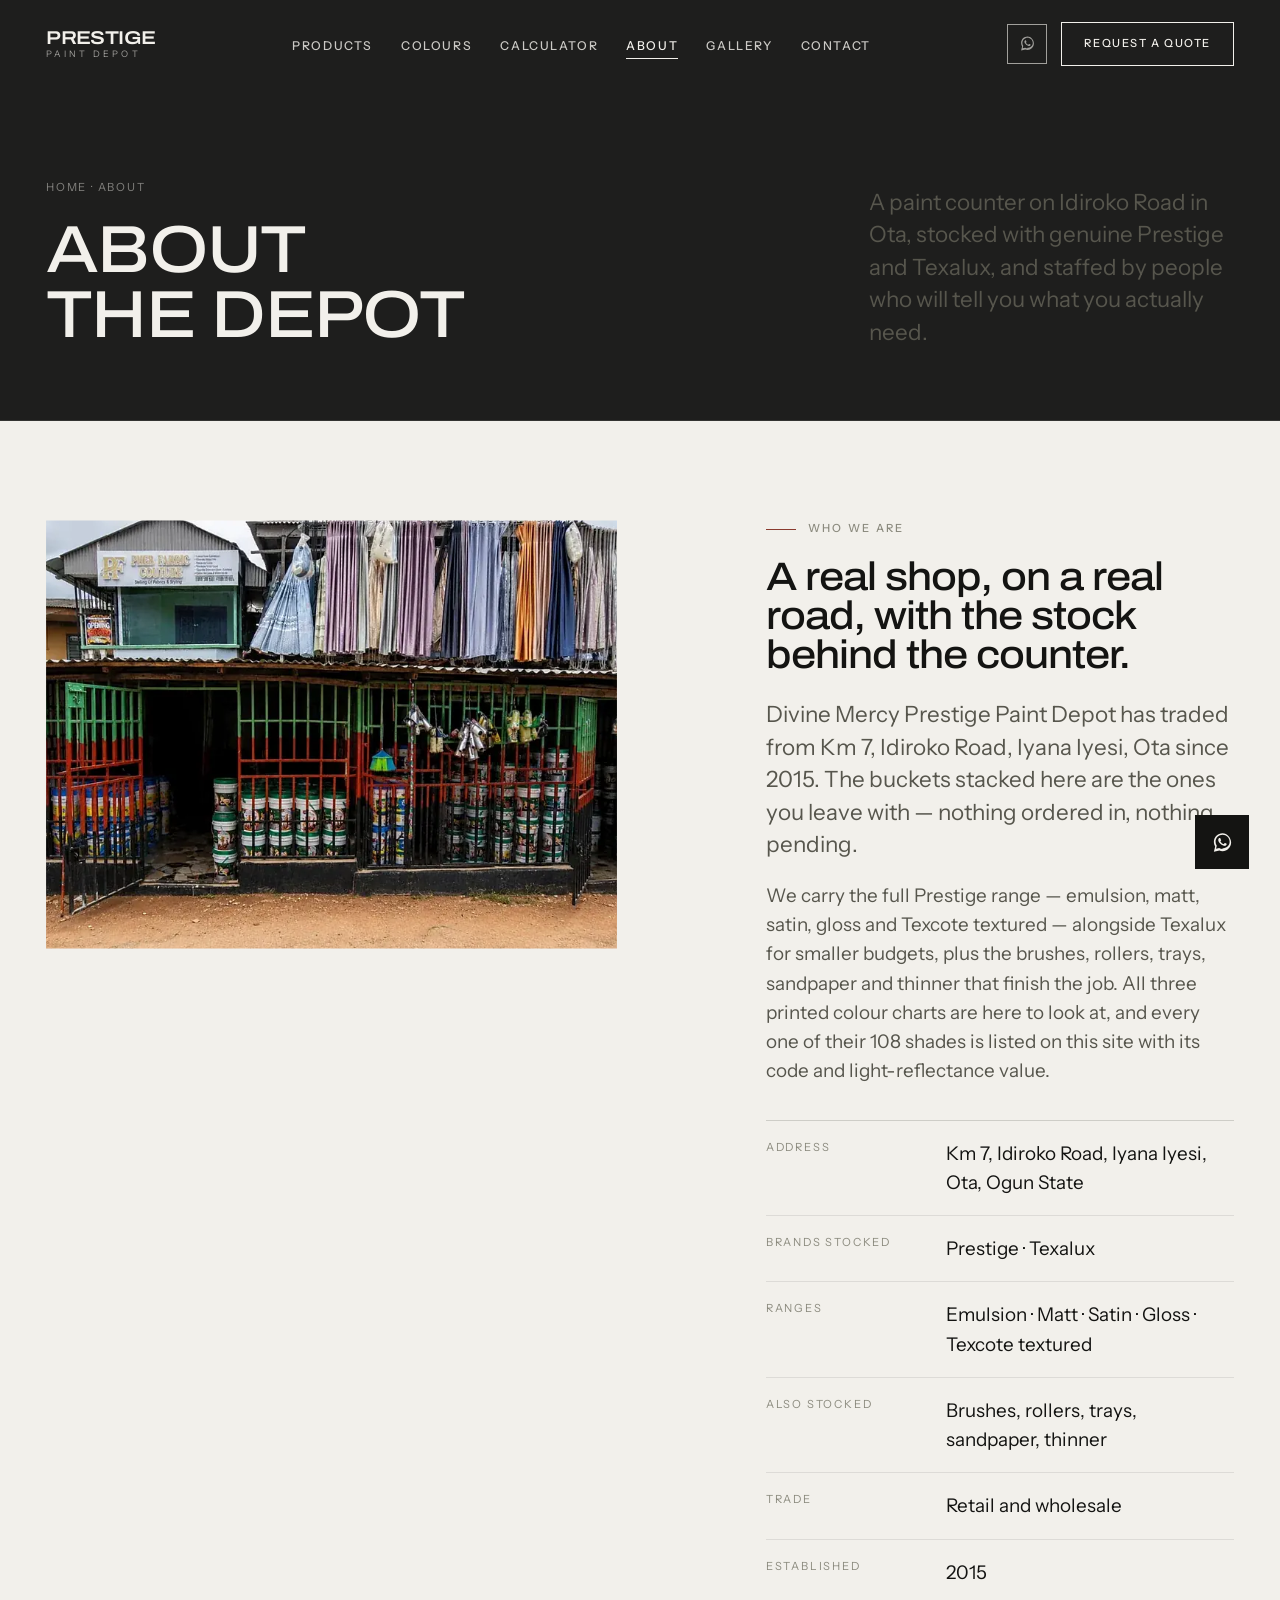
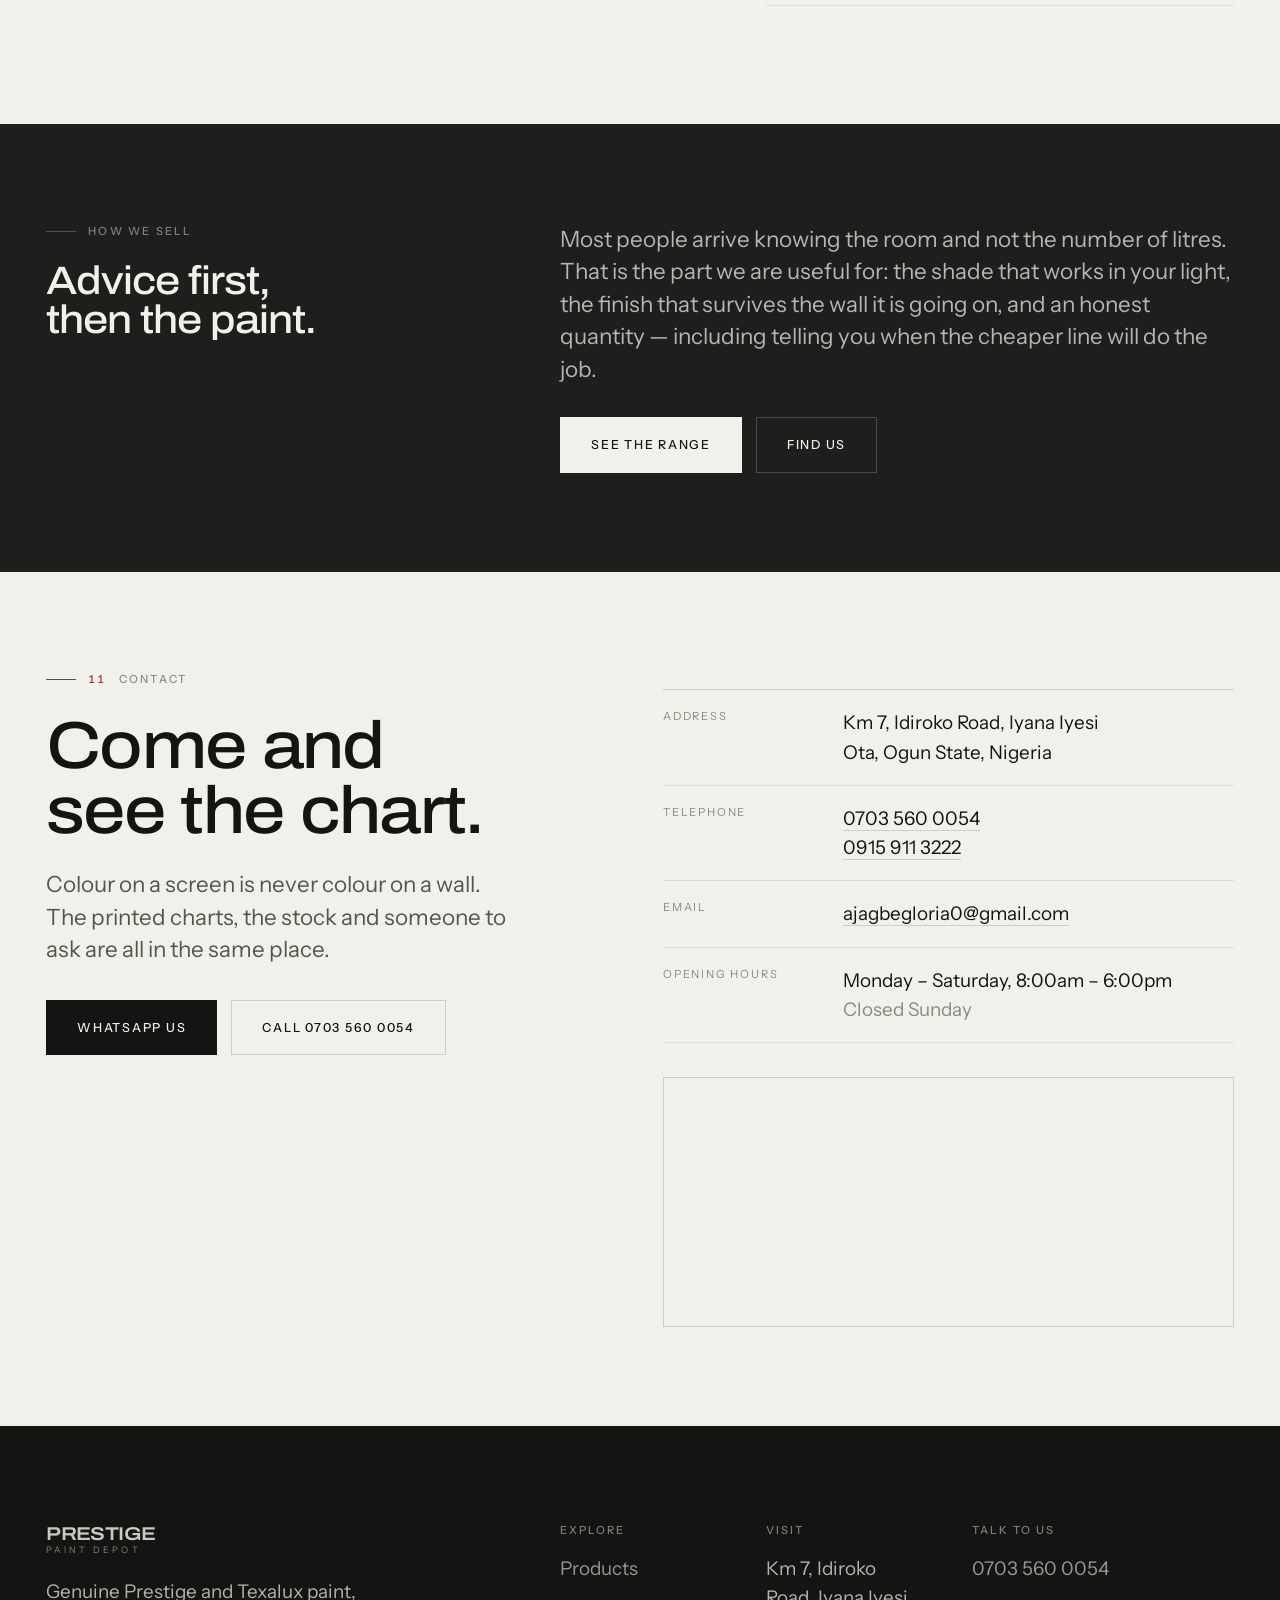
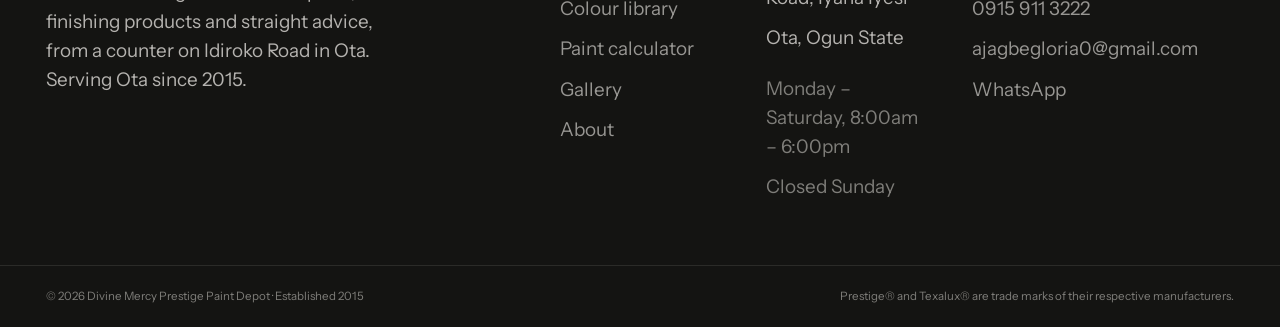
<file: about.html>
<!doctype html>
<html lang="en">
<head>
<meta charset="utf-8">
<meta name="viewport" content="width=device-width, initial-scale=1">
<title>About — Divine Mercy Prestige Paint Depot, Ota, Ogun State</title>
<meta name="description" content="Divine Mercy Prestige Paint Depot on Idiroko Road, Ota: genuine Prestige and Texalux paint, all three colour charts, retail and wholesale.">
<meta name="robots" content="index, follow, max-image-preview:large">
<meta name="theme-color" content="#1e1e1d">
<meta name="geo.region" content="NG-OG">
<meta name="geo.placename" content="Ota, Ogun State">
<link rel="canonical" href="https://www.prestigepaintdepot.com/about.html">

<meta property="og:type" content="website">
<meta property="og:site_name" content="Prestige Paint Depot">
<meta property="og:url" content="https://www.prestigepaintdepot.com/about.html">
<meta property="og:title" content="About — Divine Mercy Prestige Paint Depot, Ota, Ogun State">
<meta property="og:description" content="Divine Mercy Prestige Paint Depot on Idiroko Road, Ota: genuine Prestige and Texalux paint, all three colour charts, retail and wholesale.">
<meta property="og:image" content="https://www.prestigepaintdepot.com/assets/img/hero-stack-1400.jpg">
<meta name="twitter:card" content="summary_large_image">

<link rel="icon" type="image/svg+xml" href="assets/img/favicon/favicon.svg">
<link rel="icon" type="image/png" sizes="32x32" href="assets/img/favicon/favicon-32.png">
<link rel="apple-touch-icon" href="assets/img/favicon/apple-touch-icon.png">

<link rel="preload" href="assets/fonts/archivo-var.woff2" as="font" type="font/woff2" crossorigin>
<link rel="preload" href="assets/fonts/instrument-sans-400.woff2" as="font" type="font/woff2" crossorigin>
<link rel="stylesheet" href="assets/css/app.css">
<script type="application/ld+json">{"@context":"https://schema.org","@type":["HomeAndConstructionBusiness","Store"],"name":"Divine Mercy Prestige Paint Depot","alternateName":"Prestige Paint Depot","url":"https://www.prestigepaintdepot.com/","image":"https://www.prestigepaintdepot.com/assets/img/shopfront-1400.jpg","logo":"https://www.prestigepaintdepot.com/assets/img/favicon/apple-touch-icon.png","telephone":"+2347035600054","email":"ajagbegloria0@gmail.com","priceRange":"$$","foundingDate":"2015","address":{"@type":"PostalAddress","streetAddress":"Km 7, Idiroko Road, Iyana Iyesi","addressLocality":"Ota","addressRegion":"Ogun State","addressCountry":"NG"},"hasMap":"https://www.google.com/maps/dir/?api=1&destination=Km+7,+Idiroko+Road,+Iyana+Iyesi,+Ota,+Ogun+State,+Nigeria","openingHoursSpecification":[{"@type":"OpeningHoursSpecification","dayOfWeek":["Monday","Tuesday","Wednesday","Thursday","Friday","Saturday"],"opens":"08:00","closes":"18:00"}],"brand":[{"@type":"Brand","name":"Prestige"},{"@type":"Brand","name":"Texalux"}],"description":"Genuine Prestige and Texalux paints \u2014 emulsion, matt, satin, gloss and textured finishes \u2014 plus painting accessories, in Ota, Ogun State."}</script>
<!-- Google Analytics, carried over from the previous site -->
<script async src="https://www.googletagmanager.com/gtag/js?id=G-EFVQCXZWYG"></script>
<script>
  window.dataLayer = window.dataLayer || [];
  function gtag(){dataLayer.push(arguments);}
  gtag('js', new Date());
  gtag('config', 'G-EFVQCXZWYG');
</script>
</head>
<body>
<a class="skip" href="#main">Skip to content</a>

    <header class="masthead">
      <div class="shell masthead__inner">
        <a class="wordmark" href="index.html"><b>Prestige</b><span>Paint Depot</span></a>
        <nav aria-label="Primary"><ul class="nav"><li><a href="products.html">Products</a></li><li><a href="colours.html">Colours</a></li><li><a href="calculator.html">Calculator</a></li><li><a href="about.html" aria-current="page">About</a></li><li><a href="gallery.html">Gallery</a></li><li><a href="contact.html">Contact</a></li></ul></nav>
        <div class="masthead__actions">
          <a class="wa-link" href="https://wa.me/2347035600054?text=Hello%20Prestige%20Paint%20Depot%2C%20I%20have%20an%20enquiry."
             target="_blank" rel="noopener" aria-label="Chat with us on WhatsApp"><svg viewBox="0 0 32 32" aria-hidden="true"><path d="M16.02 3C9.4 3 4 8.4 4 15.02c0 2.36.66 4.56 1.8 6.44L4 29l7.7-1.76a12 12 0 004.32.8h.01C22.65 28.04 28 22.66 28 16.02 28 9.4 22.65 3 16.02 3zm0 22.1c-1.5 0-2.94-.4-4.2-1.15l-.3-.18-4.56 1.04 1.1-4.44-.2-.32a9.7 9.7 0 01-1.5-5.03c0-5.4 4.38-9.78 9.78-9.78 5.4 0 9.78 4.38 9.78 9.78 0 5.4-4.4 9.08-9.9 9.08zm5.4-7.32c-.3-.15-1.75-.87-2.02-.96-.27-.1-.47-.15-.66.15-.2.3-.76.96-.93 1.15-.17.2-.34.22-.63.08-.3-.15-1.25-.46-2.38-1.47-.88-.78-1.47-1.75-1.65-2.05-.17-.3-.02-.46.13-.6.13-.14.3-.34.44-.5.15-.18.2-.3.3-.5.1-.2.05-.38-.02-.53-.08-.15-.66-1.6-.9-2.2-.24-.57-.48-.5-.66-.5h-.56c-.2 0-.5.07-.77.37-.27.3-1 .98-1 2.4s1.03 2.78 1.17 2.97c.15.2 2.03 3.1 4.9 4.34.68.3 1.22.47 1.63.6.68.22 1.3.19 1.8.11.55-.08 1.75-.71 2-1.4.24-.68.24-1.27.17-1.4-.07-.13-.27-.2-.56-.35z"/></svg></a>
          <a class="btn" href="enquiry.html"><span>Request a Quote</span></a>
          <button class="menu-btn" type="button" aria-expanded="false" aria-controls="menu" aria-label="Menu">
            <i></i><i></i>
          </button>
        </div>
      </div>
    </header>

    <div class="menu" id="menu" aria-hidden="true">
      <div class="shell">
        <ul class="menu__list"><li><a href="products.html"><em>01</em>Products</a></li><li><a href="colours.html"><em>02</em>Colours</a></li><li><a href="calculator.html"><em>03</em>Calculator</a></li><li><a href="about.html"><em>04</em>About</a></li><li><a href="gallery.html"><em>05</em>Gallery</a></li><li><a href="contact.html"><em>06</em>Contact</a></li></ul>
      </div>
      <div class="shell">
        <div class="menu__foot">
          <a class="meta" href="tel:+2347035600054">0703 560 0054</a>
          <span class="meta">Km 7, Idiroko Road, Iyana Iyesi, Ota</span>
          <a class="btn btn--sm" href="enquiry.html"><span>Request a Quote</span></a>
        </div>
      </div>
    </div>
<main id="main">

    <section class="pagehead">
      <div class="shell pagehead__grid">
        <div>
          <p class="crumbs"><a href="index.html">Home</a> · About</p>
          <h1>About the depot</h1>
        </div>
        <div><p class="lede">A paint counter on Idiroko Road in Ota, stocked with
        genuine Prestige and Texalux, and staffed by people who will tell you what
        you actually need.</p></div>
      </div>
    </section>

    <section class="band">
      <div class="shell grid" style="row-gap:44px;align-items:start">
        <div style="grid-column:1/7" class="reveal-img">
          <div class="ff"><picture class=""><source type="image/webp" srcset="assets/img/shopfront-560.webp 560w, assets/img/shopfront-900.webp 900w, assets/img/shopfront-1400.webp 1400w" sizes="(max-width:900px) 92vw, 46vw"><img src="assets/img/shopfront-1400.jpg" srcset="assets/img/shopfront-560.jpg 560w, assets/img/shopfront-900.jpg 900w, assets/img/shopfront-1400.jpg 1400w" sizes="(max-width:900px) 92vw, 46vw" alt="The Prestige Paint Depot storefront on Idiroko Road, Ota" loading="eager" decoding="async"></picture></div>
        </div>
        <div style="grid-column:8/13">
          <p class="label reveal">Who we are</p>
          <h2 class="d2 reveal" style="--d:60ms;margin-top:20px">A real shop, on a real road, with the stock behind the counter.</h2>
          <p class="lede reveal" style="--d:100ms;margin-top:24px">
            Divine Mercy Prestige Paint Depot has traded from Km 7, Idiroko Road, Iyana Iyesi, Ota since
            2015. The buckets stacked here are the ones you leave with —
            nothing ordered in, nothing pending.
          </p>
          <p class="reveal" style="--d:140ms;margin-top:20px;color:var(--ink-2);max-width:52ch">
            We carry the full Prestige range — emulsion, matt, satin, gloss and
            Texcote textured — alongside Texalux for smaller budgets, plus the
            brushes, rollers, trays, sandpaper and thinner that finish the job.
            All three printed colour charts are here to look at, and every one of
            their 108 shades is listed on this site with its code and
            light-reflectance value.
          </p>
          <dl class="dl-rows reveal" style="--d:180ms;margin-top:34px">
            <div><dt>Address</dt><dd>Km 7, Idiroko Road, Iyana Iyesi, Ota, Ogun State</dd></div>
            <div><dt>Brands stocked</dt><dd>Prestige · Texalux</dd></div>
            <div><dt>Ranges</dt><dd>Emulsion · Matt · Satin · Gloss · Texcote textured</dd></div>
            <div><dt>Also stocked</dt><dd>Brushes, rollers, trays, sandpaper, thinner</dd></div>
            <div><dt>Trade</dt><dd>Retail and wholesale</dd></div>
            <div><dt>Established</dt><dd>2015</dd></div>
          </dl>
        </div>
      </div>
    </section>

    <section class="band on-dark">
      <div class="shell grid" style="row-gap:40px">
        <div style="grid-column:1/5">
          <p class="label">How we sell</p>
          <h2 class="d2" style="margin-top:22px">Advice first,<br>then the paint.</h2>
        </div>
        <div style="grid-column:6/13">
          <p class="lede">Most people arrive knowing the room and not the number of
          litres. That is the part we are useful for: the shade that works in your
          light, the finish that survives the wall it is going on, and an honest
          quantity — including telling you when the cheaper line will do the job.</p>
          <div style="margin-top:32px;display:flex;gap:14px;flex-wrap:wrap">
            <a class="btn" href="products.html"><span>See the range</span></a>
            <a class="btn btn--ghost" href="contact.html"><span>Find us</span></a>
          </div>
        </div>
      </div>
    </section>

    
    <section class="band" id="contact">
      <div class="shell">
        <div class="contact-grid">
          <div class="contact-grid__head">
            <p class="label reveal"><span class="label-num">11</span> Contact</p>
            <h2 class="d1 reveal" style="--d:60ms;margin-top:26px">Come and<br>see the chart.</h2>
            <p class="lede reveal" style="--d:120ms;margin-top:24px">
              Colour on a screen is never colour on a wall. The printed charts,
              the stock and someone to ask are all in the same place.
            </p>
            <div class="reveal" style="--d:180ms;display:flex;gap:14px;flex-wrap:wrap;margin-top:34px">
              <a class="btn" href="https://wa.me/2347035600054?text=Hello%20Prestige%20Paint%20Depot%2C%20I%20have%20an%20enquiry." target="_blank" rel="noopener"><span>WhatsApp us</span></a>
              <a class="btn btn--ghost" href="tel:+2347035600054"><span>Call 0703 560 0054</span></a>
            </div>
          </div>
          <div class="contact-grid__body">
            <dl class="dl-rows reveal">
              <div><dt>Address</dt><dd>Km 7, Idiroko Road, Iyana Iyesi<br>Ota, Ogun State, Nigeria</dd></div>
              <div><dt>Telephone</dt><dd><a href="tel:+2347035600054">0703 560 0054</a><br><a href="tel:+2349159113222">0915 911 3222</a></dd></div>
              <div><dt>Email</dt><dd><a href="mailto:ajagbegloria0@gmail.com">ajagbegloria0@gmail.com</a></dd></div>
              <div><dt>Opening hours</dt><dd>Monday – Saturday, 8:00am – 6:00pm<br><span style="color:var(--ink-3)">Closed Sunday</span></dd></div>
            </dl>
            <div class="map reveal" style="--d:100ms;margin-top:34px">
              <iframe title="Map to Divine Mercy Prestige Paint Depot, Km 7, Idiroko Road, Iyana Iyesi, Ota"
                src="https://www.google.com/maps?q=Km+7,+Idiroko+Road,+Iyana+Iyesi,+Ota,+Ogun+State,+Nigeria&output=embed"
                loading="lazy" referrerpolicy="no-referrer-when-downgrade"></iframe>
            </div>
          </div>
        </div>
      </div>
    </section>
    
</main>

    <footer class="footer">
      <div class="shell footer__top">
        <div class="footer__brand">
          <a class="wordmark" href="index.html"><b>Prestige</b><span>Paint Depot</span></a>
          <p style="margin-top:22px;max-width:34ch;color:var(--on-dark-2)">
            Genuine Prestige and Texalux paint, finishing products and straight
            advice, from a counter on Idiroko Road in Ota. Serving Ota since
            2015.
          </p>
        </div>
        <div class="footer__col">
          <h4>Explore</h4>
          <ul>
            <li><a href="products.html">Products</a></li>
            <li><a href="colours.html">Colour library</a></li>
            <li><a href="calculator.html">Paint calculator</a></li>
            <li><a href="gallery.html">Gallery</a></li>
            <li><a href="about.html">About</a></li>
          </ul>
        </div>
        <div class="footer__col">
          <h4>Visit</h4>
          <ul>
            <li>Km 7, Idiroko Road, Iyana Iyesi</li>
            <li>Ota, Ogun State</li>
            <li style="margin-top:10px;color:var(--on-dark-3)">Monday – Saturday, 8:00am – 6:00pm</li>
            <li style="color:var(--on-dark-3)">Closed Sunday</li>
          </ul>
        </div>
        <div class="footer__col">
          <h4>Talk to us</h4>
          <ul>
            <li><a href="tel:+2347035600054">0703 560 0054</a></li>
            <li><a href="tel:+2349159113222">0915 911 3222</a></li>
            <li><a href="mailto:ajagbegloria0@gmail.com">ajagbegloria0@gmail.com</a></li>
            <li><a href="https://wa.me/2347035600054?text=Hello%20Prestige%20Paint%20Depot%2C%20I%20have%20an%20enquiry." target="_blank" rel="noopener">WhatsApp</a></li>
          </ul>
        </div>
      </div>
      <div class="shell footer__bottom">
        <span>© <span data-year>2026</span> Divine Mercy Prestige Paint Depot · Established 2015</span>
        <span>Prestige® and Texalux® are trade marks of their respective manufacturers.</span>
      </div>
    </footer>
<a class="wa-float" href="https://wa.me/2347035600054?text=Hello%20Prestige%20Paint%20Depot%2C%20I%20have%20an%20enquiry."
   target="_blank" rel="noopener" aria-label="Chat with us on WhatsApp"><svg viewBox="0 0 32 32" aria-hidden="true"><path d="M16.02 3C9.4 3 4 8.4 4 15.02c0 2.36.66 4.56 1.8 6.44L4 29l7.7-1.76a12 12 0 004.32.8h.01C22.65 28.04 28 22.66 28 16.02 28 9.4 22.65 3 16.02 3zm0 22.1c-1.5 0-2.94-.4-4.2-1.15l-.3-.18-4.56 1.04 1.1-4.44-.2-.32a9.7 9.7 0 01-1.5-5.03c0-5.4 4.38-9.78 9.78-9.78 5.4 0 9.78 4.38 9.78 9.78 0 5.4-4.4 9.08-9.9 9.08zm5.4-7.32c-.3-.15-1.75-.87-2.02-.96-.27-.1-.47-.15-.66.15-.2.3-.76.96-.93 1.15-.17.2-.34.22-.63.08-.3-.15-1.25-.46-2.38-1.47-.88-.78-1.47-1.75-1.65-2.05-.17-.3-.02-.46.13-.6.13-.14.3-.34.44-.5.15-.18.2-.3.3-.5.1-.2.05-.38-.02-.53-.08-.15-.66-1.6-.9-2.2-.24-.57-.48-.5-.66-.5h-.56c-.2 0-.5.07-.77.37-.27.3-1 .98-1 2.4s1.03 2.78 1.17 2.97c.15.2 2.03 3.1 4.9 4.34.68.3 1.22.47 1.63.6.68.22 1.3.19 1.8.11.55-.08 1.75-.71 2-1.4.24-.68.24-1.27.17-1.4-.07-.13-.27-.2-.56-.35z"/></svg></a>
<script src="assets/js/app.js" defer></script>

</body>
</html>
</file>
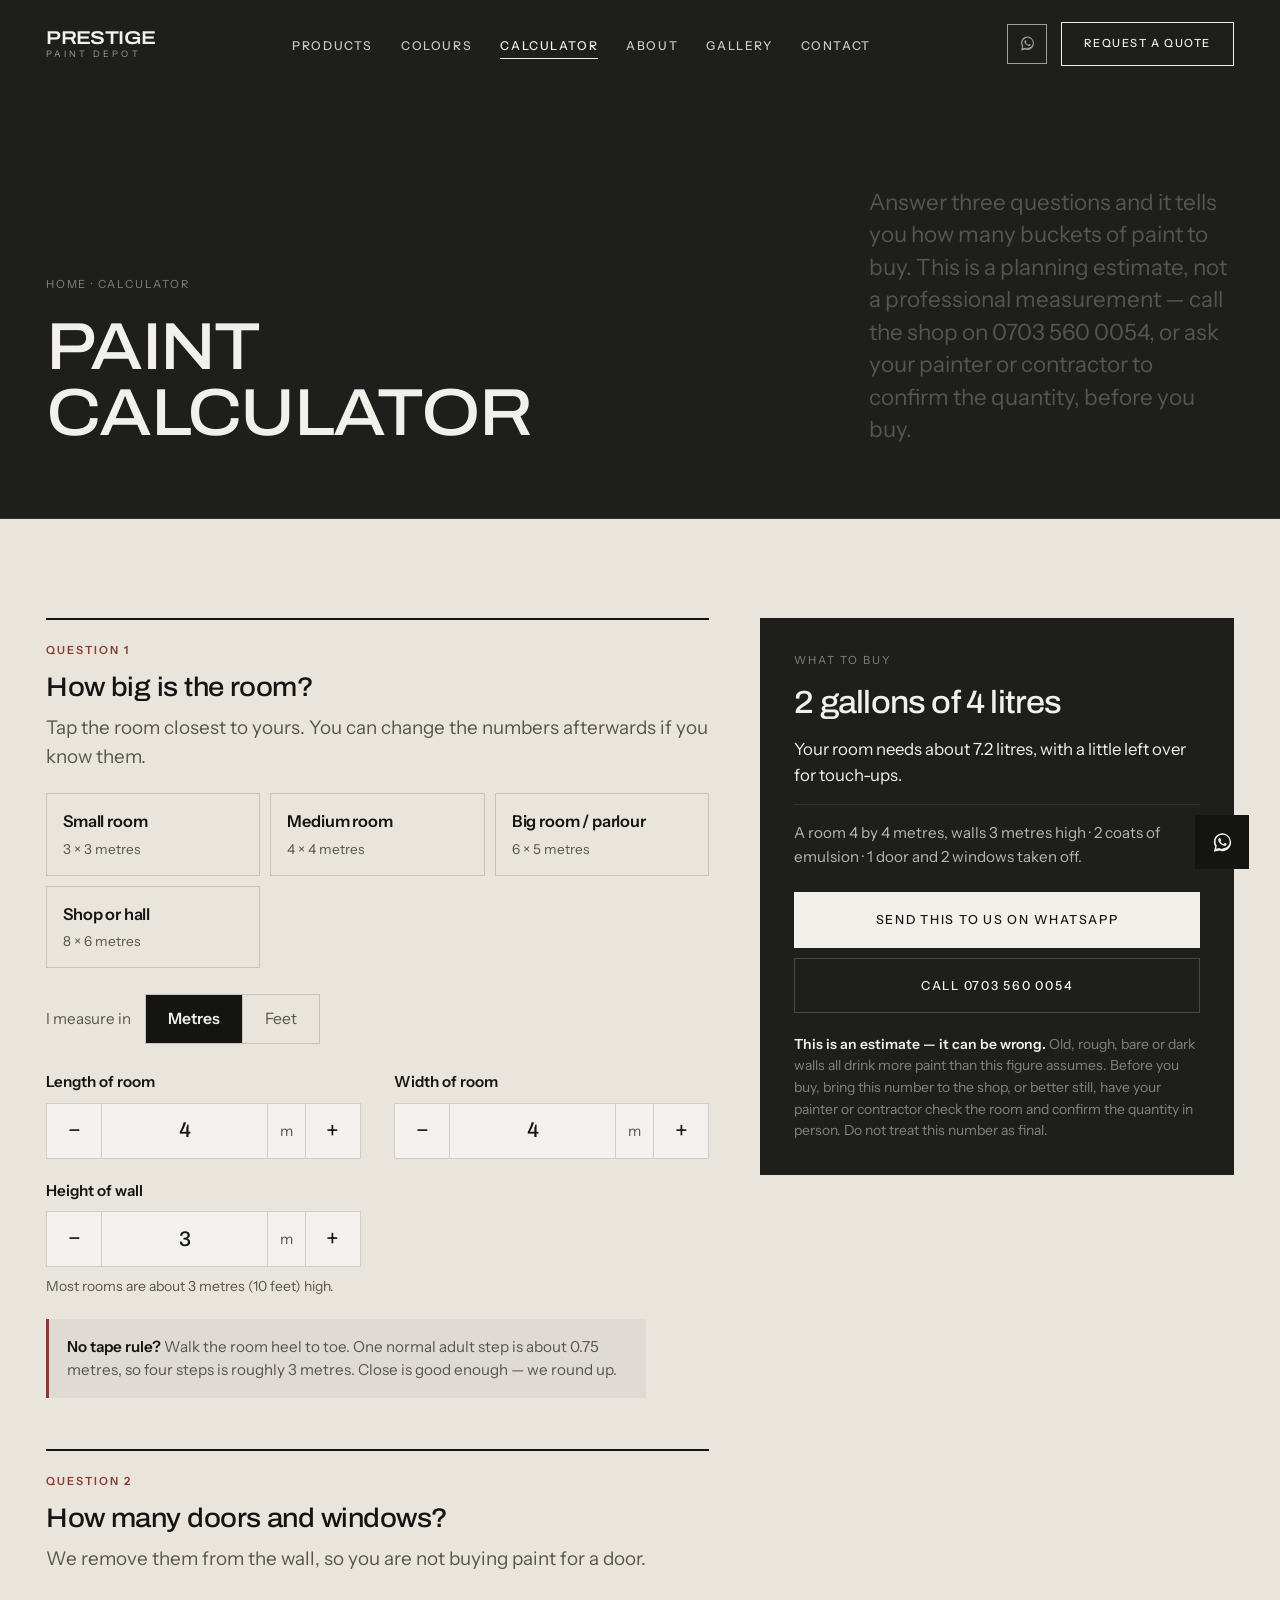
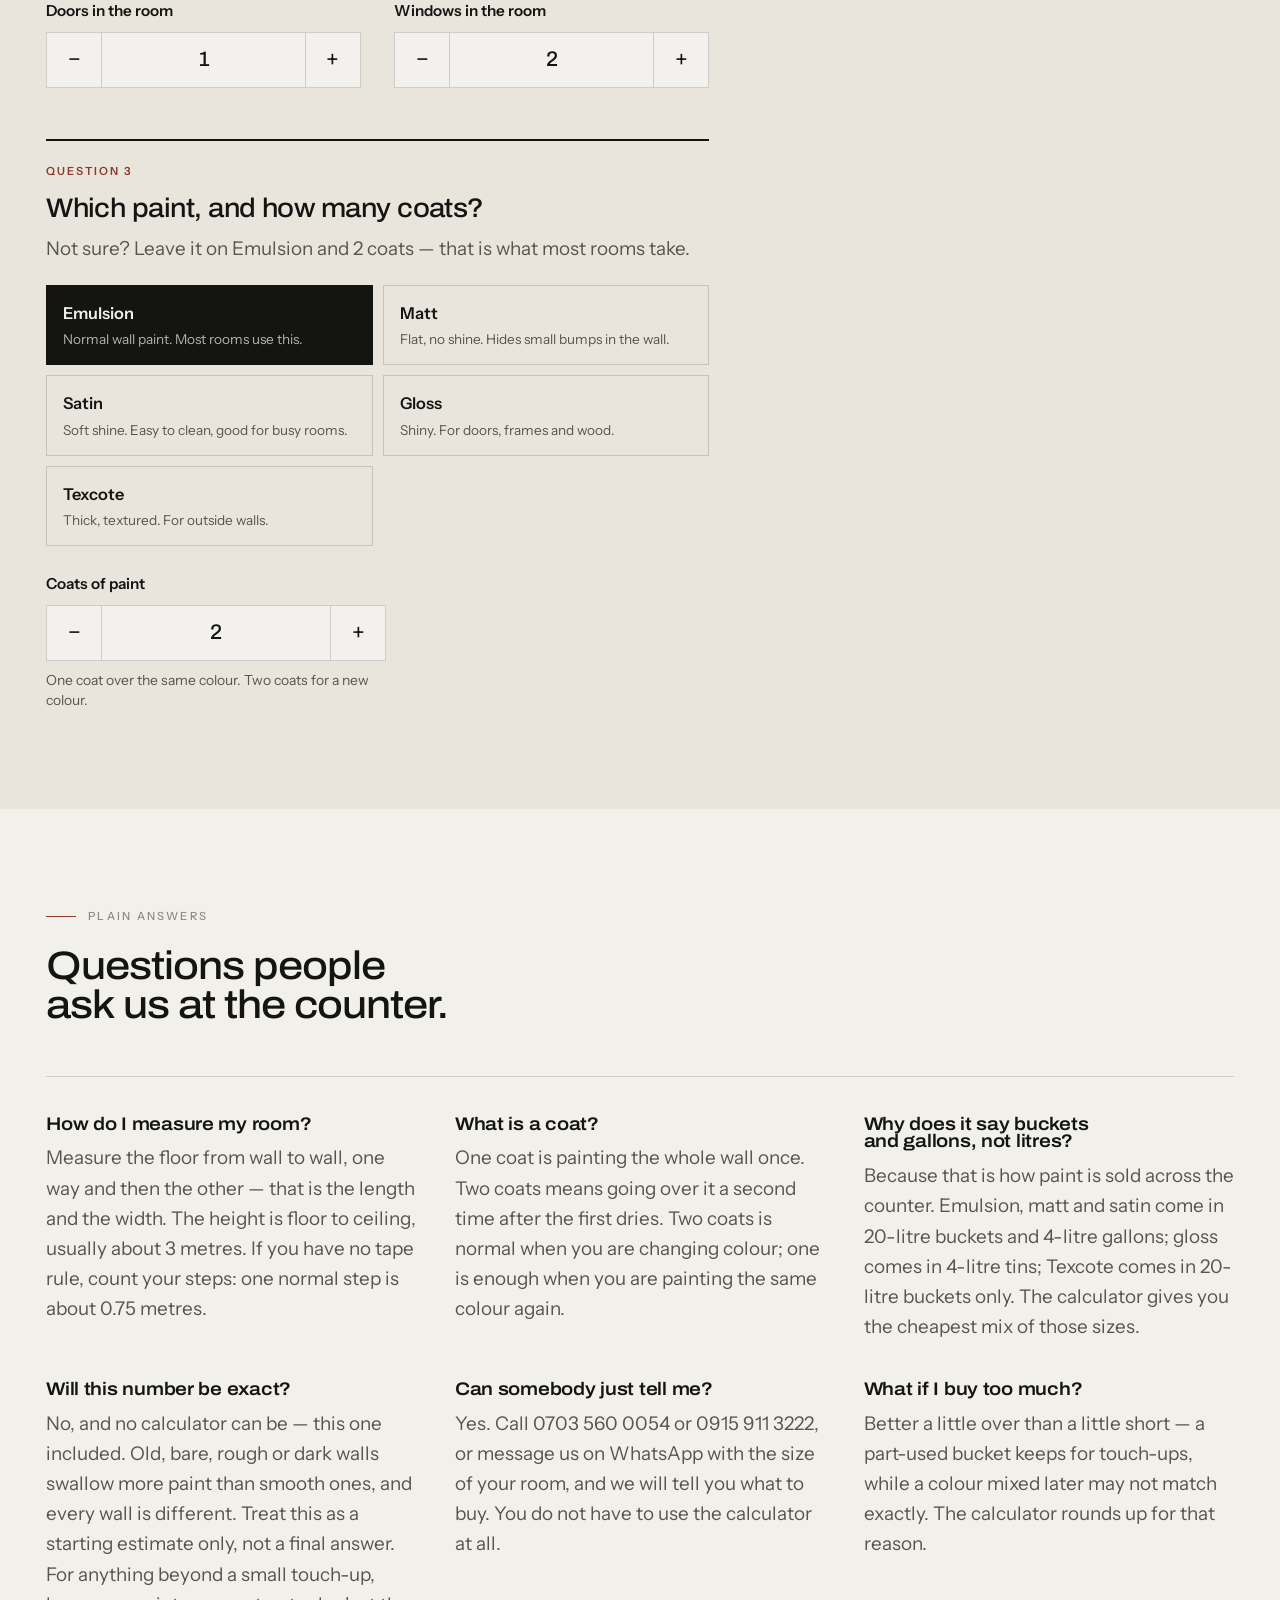
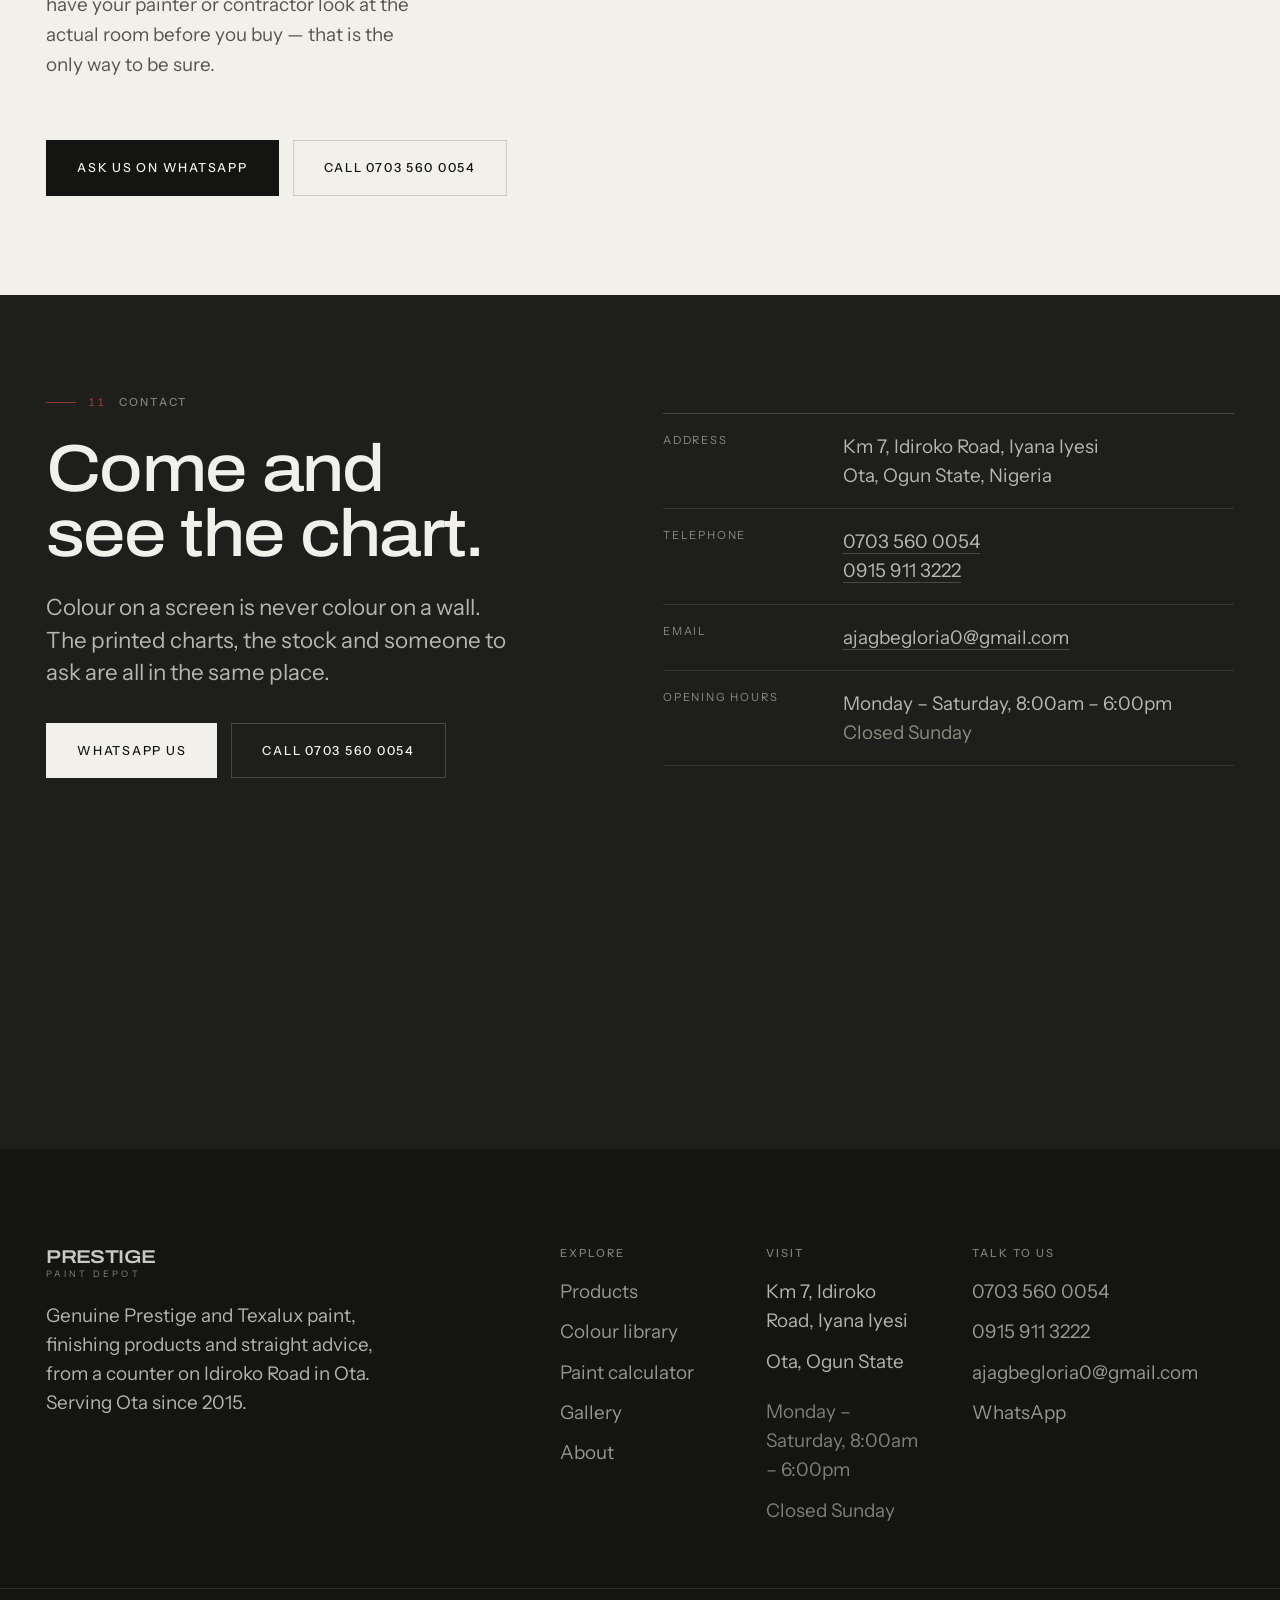
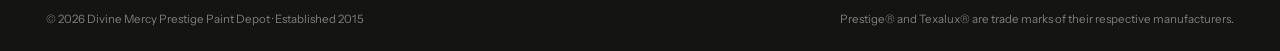
<file: calculator.html>
<!doctype html>
<html lang="en">
<head>
<meta charset="utf-8">
<meta name="viewport" content="width=device-width, initial-scale=1">
<title>Paint Calculator — How Much Paint Do You Need? | Prestige Paint Depot</title>
<meta name="description" content="Answer three simple questions and find out how many buckets of paint your room needs. Free calculator from Prestige Paint Depot, Ota, Ogun State.">
<meta name="robots" content="index, follow, max-image-preview:large">
<meta name="theme-color" content="#1e1e1d">
<meta name="geo.region" content="NG-OG">
<meta name="geo.placename" content="Ota, Ogun State">
<link rel="canonical" href="https://www.prestigepaintdepot.com/calculator.html">

<meta property="og:type" content="website">
<meta property="og:site_name" content="Prestige Paint Depot">
<meta property="og:url" content="https://www.prestigepaintdepot.com/calculator.html">
<meta property="og:title" content="Paint Calculator — How Much Paint Do You Need? | Prestige Paint Depot">
<meta property="og:description" content="Answer three simple questions and find out how many buckets of paint your room needs. Free calculator from Prestige Paint Depot, Ota, Ogun State.">
<meta property="og:image" content="https://www.prestigepaintdepot.com/assets/img/hero-stack-1400.jpg">
<meta name="twitter:card" content="summary_large_image">

<link rel="icon" type="image/svg+xml" href="assets/img/favicon/favicon.svg">
<link rel="icon" type="image/png" sizes="32x32" href="assets/img/favicon/favicon-32.png">
<link rel="apple-touch-icon" href="assets/img/favicon/apple-touch-icon.png">

<link rel="preload" href="assets/fonts/archivo-var.woff2" as="font" type="font/woff2" crossorigin>
<link rel="preload" href="assets/fonts/instrument-sans-400.woff2" as="font" type="font/woff2" crossorigin>
<link rel="stylesheet" href="assets/css/app.css">
<script type="application/ld+json">{"@context":"https://schema.org","@type":["HomeAndConstructionBusiness","Store"],"name":"Divine Mercy Prestige Paint Depot","alternateName":"Prestige Paint Depot","url":"https://www.prestigepaintdepot.com/","image":"https://www.prestigepaintdepot.com/assets/img/shopfront-1400.jpg","logo":"https://www.prestigepaintdepot.com/assets/img/favicon/apple-touch-icon.png","telephone":"+2347035600054","email":"ajagbegloria0@gmail.com","priceRange":"$$","foundingDate":"2015","address":{"@type":"PostalAddress","streetAddress":"Km 7, Idiroko Road, Iyana Iyesi","addressLocality":"Ota","addressRegion":"Ogun State","addressCountry":"NG"},"hasMap":"https://www.google.com/maps/dir/?api=1&destination=Km+7,+Idiroko+Road,+Iyana+Iyesi,+Ota,+Ogun+State,+Nigeria","openingHoursSpecification":[{"@type":"OpeningHoursSpecification","dayOfWeek":["Monday","Tuesday","Wednesday","Thursday","Friday","Saturday"],"opens":"08:00","closes":"18:00"}],"brand":[{"@type":"Brand","name":"Prestige"},{"@type":"Brand","name":"Texalux"}],"description":"Genuine Prestige and Texalux paints \u2014 emulsion, matt, satin, gloss and textured finishes \u2014 plus painting accessories, in Ota, Ogun State."}</script>
<!-- Google Analytics, carried over from the previous site -->
<script async src="https://www.googletagmanager.com/gtag/js?id=G-EFVQCXZWYG"></script>
<script>
  window.dataLayer = window.dataLayer || [];
  function gtag(){dataLayer.push(arguments);}
  gtag('js', new Date());
  gtag('config', 'G-EFVQCXZWYG');
</script>
</head>
<body>
<a class="skip" href="#main">Skip to content</a>

    <header class="masthead">
      <div class="shell masthead__inner">
        <a class="wordmark" href="index.html"><b>Prestige</b><span>Paint Depot</span></a>
        <nav aria-label="Primary"><ul class="nav"><li><a href="products.html">Products</a></li><li><a href="colours.html">Colours</a></li><li><a href="calculator.html" aria-current="page">Calculator</a></li><li><a href="about.html">About</a></li><li><a href="gallery.html">Gallery</a></li><li><a href="contact.html">Contact</a></li></ul></nav>
        <div class="masthead__actions">
          <a class="wa-link" href="https://wa.me/2347035600054?text=Hello%20Prestige%20Paint%20Depot%2C%20I%20have%20an%20enquiry."
             target="_blank" rel="noopener" aria-label="Chat with us on WhatsApp"><svg viewBox="0 0 32 32" aria-hidden="true"><path d="M16.02 3C9.4 3 4 8.4 4 15.02c0 2.36.66 4.56 1.8 6.44L4 29l7.7-1.76a12 12 0 004.32.8h.01C22.65 28.04 28 22.66 28 16.02 28 9.4 22.65 3 16.02 3zm0 22.1c-1.5 0-2.94-.4-4.2-1.15l-.3-.18-4.56 1.04 1.1-4.44-.2-.32a9.7 9.7 0 01-1.5-5.03c0-5.4 4.38-9.78 9.78-9.78 5.4 0 9.78 4.38 9.78 9.78 0 5.4-4.4 9.08-9.9 9.08zm5.4-7.32c-.3-.15-1.75-.87-2.02-.96-.27-.1-.47-.15-.66.15-.2.3-.76.96-.93 1.15-.17.2-.34.22-.63.08-.3-.15-1.25-.46-2.38-1.47-.88-.78-1.47-1.75-1.65-2.05-.17-.3-.02-.46.13-.6.13-.14.3-.34.44-.5.15-.18.2-.3.3-.5.1-.2.05-.38-.02-.53-.08-.15-.66-1.6-.9-2.2-.24-.57-.48-.5-.66-.5h-.56c-.2 0-.5.07-.77.37-.27.3-1 .98-1 2.4s1.03 2.78 1.17 2.97c.15.2 2.03 3.1 4.9 4.34.68.3 1.22.47 1.63.6.68.22 1.3.19 1.8.11.55-.08 1.75-.71 2-1.4.24-.68.24-1.27.17-1.4-.07-.13-.27-.2-.56-.35z"/></svg></a>
          <a class="btn" href="enquiry.html"><span>Request a Quote</span></a>
          <button class="menu-btn" type="button" aria-expanded="false" aria-controls="menu" aria-label="Menu">
            <i></i><i></i>
          </button>
        </div>
      </div>
    </header>

    <div class="menu" id="menu" aria-hidden="true">
      <div class="shell">
        <ul class="menu__list"><li><a href="products.html"><em>01</em>Products</a></li><li><a href="colours.html"><em>02</em>Colours</a></li><li><a href="calculator.html"><em>03</em>Calculator</a></li><li><a href="about.html"><em>04</em>About</a></li><li><a href="gallery.html"><em>05</em>Gallery</a></li><li><a href="contact.html"><em>06</em>Contact</a></li></ul>
      </div>
      <div class="shell">
        <div class="menu__foot">
          <a class="meta" href="tel:+2347035600054">0703 560 0054</a>
          <span class="meta">Km 7, Idiroko Road, Iyana Iyesi, Ota</span>
          <a class="btn btn--sm" href="enquiry.html"><span>Request a Quote</span></a>
        </div>
      </div>
    </div>
<main id="main">

    <section class="pagehead">
      <div class="shell pagehead__grid">
        <div>
          <p class="crumbs"><a href="index.html">Home</a> · Calculator</p>
          <h1>Paint calculator</h1>
        </div>
        <div>
          <p class="lede">Answer three questions and it tells you how many buckets
          of paint to buy. This is a planning estimate, not a professional
          measurement — call the shop on 0703 560 0054, or ask your painter
          or contractor to confirm the quantity, before you buy.</p>
        </div>
      </div>
    </section>

    <section class="band on-bone">
      <div class="shell">
        
        <form class="calc2" id="calc" novalidate>
          <div class="calc2__steps">

            <section class="cstep">
              <p class="cstep__n">Question 1</p>
              <h3 class="cstep__q">How big is the room?</h3>
              <p class="cstep__help">Tap the room closest to yours. You can change the
                numbers afterwards if you know them.</p>
              <div class="presets"><button type="button" class="preset" data-preset="3,3,3"><span class="preset__t">Small room</span><span class="preset__d">3 × 3 metres</span></button><button type="button" class="preset" data-preset="4,4,3"><span class="preset__t">Medium room</span><span class="preset__d">4 × 4 metres</span></button><button type="button" class="preset" data-preset="6,5,3"><span class="preset__t">Big room / parlour</span><span class="preset__d">6 × 5 metres</span></button><button type="button" class="preset" data-preset="8,6,3.5"><span class="preset__t">Shop or hall</span><span class="preset__d">8 × 6 metres</span></button></div>

              <div class="unitrow">
                <span class="unitrow__l">I measure in</span>
                <div class="seg" role="group" aria-label="Choose metres or feet">
                  <button type="button" class="seg__b is-on" data-unit="m">Metres</button>
                  <button type="button" class="seg__b" data-unit="ft">Feet</button>
                </div>
              </div>

              <div class="numgrid">
                
              <div class="numfield">
                <label for="q-len">Length of room</label>
                <div class="num">
                  <button type="button" class="num__b" data-step="q-len|-1" aria-label="Less length of room">&minus;</button>
                  <input id="q-len" type="number" inputmode="decimal" step="0.5" min="0" value="4">
                  <span class="num__unit" data-unit-label>m</span>
                  <button type="button" class="num__b" data-step="q-len|1" aria-label="More length of room">+</button>
                </div>
                
              </div>
                
              <div class="numfield">
                <label for="q-wid">Width of room</label>
                <div class="num">
                  <button type="button" class="num__b" data-step="q-wid|-1" aria-label="Less width of room">&minus;</button>
                  <input id="q-wid" type="number" inputmode="decimal" step="0.5" min="0" value="4">
                  <span class="num__unit" data-unit-label>m</span>
                  <button type="button" class="num__b" data-step="q-wid|1" aria-label="More width of room">+</button>
                </div>
                
              </div>
                
              <div class="numfield">
                <label for="q-hgt">Height of wall</label>
                <div class="num">
                  <button type="button" class="num__b" data-step="q-hgt|-1" aria-label="Less height of wall">&minus;</button>
                  <input id="q-hgt" type="number" inputmode="decimal" step="0.5" min="0" value="3">
                  <span class="num__unit" data-unit-label>m</span>
                  <button type="button" class="num__b" data-step="q-hgt|1" aria-label="More height of wall">+</button>
                </div>
                <p class="num__note">Most rooms are about 3 metres (10 feet) high.</p>
              </div>
              </div>

              <p class="cstep__tip"><strong>No tape rule?</strong> Walk the room
                heel to toe. One normal adult step is about 0.75 metres, so four
                steps is roughly 3 metres. Close is good enough — we round up.</p>
            </section>

            <section class="cstep">
              <p class="cstep__n">Question 2</p>
              <h3 class="cstep__q">How many doors and windows?</h3>
              <p class="cstep__help">We remove them from the wall, so you are not
                buying paint for a door.</p>
              <div class="numgrid numgrid--2">
                
              <div class="numfield">
                <label for="q-doors">Doors in the room</label>
                <div class="num">
                  <button type="button" class="num__b" data-step="q-doors|-1" aria-label="Less doors in the room">&minus;</button>
                  <input id="q-doors" type="number" inputmode="decimal" step="1" min="0" value="1">
                  
                  <button type="button" class="num__b" data-step="q-doors|1" aria-label="More doors in the room">+</button>
                </div>
                
              </div>
                
              <div class="numfield">
                <label for="q-wins">Windows in the room</label>
                <div class="num">
                  <button type="button" class="num__b" data-step="q-wins|-1" aria-label="Less windows in the room">&minus;</button>
                  <input id="q-wins" type="number" inputmode="decimal" step="1" min="0" value="2">
                  
                  <button type="button" class="num__b" data-step="q-wins|1" aria-label="More windows in the room">+</button>
                </div>
                
              </div>
              </div>
            </section>

            <section class="cstep">
              <p class="cstep__n">Question 3</p>
              <h3 class="cstep__q">Which paint, and how many coats?</h3>
              <p class="cstep__help">Not sure? Leave it on Emulsion and 2 coats —
                that is what most rooms take.</p>
              <div class="choices"><label class="choice">
                  <input type="radio" name="finish" value="emulsion" checked>
                  <span class="choice__box"><span class="choice__t">Emulsion</span><span class="choice__d">Normal wall paint. Most rooms use this.</span></span>
                </label><label class="choice">
                  <input type="radio" name="finish" value="matt">
                  <span class="choice__box"><span class="choice__t">Matt</span><span class="choice__d">Flat, no shine. Hides small bumps in the wall.</span></span>
                </label><label class="choice">
                  <input type="radio" name="finish" value="satin">
                  <span class="choice__box"><span class="choice__t">Satin</span><span class="choice__d">Soft shine. Easy to clean, good for busy rooms.</span></span>
                </label><label class="choice">
                  <input type="radio" name="finish" value="gloss">
                  <span class="choice__box"><span class="choice__t">Gloss</span><span class="choice__d">Shiny. For doors, frames and wood.</span></span>
                </label><label class="choice">
                  <input type="radio" name="finish" value="texcote">
                  <span class="choice__box"><span class="choice__t">Texcote</span><span class="choice__d">Thick, textured. For outside walls.</span></span>
                </label></div>
              <div class="numgrid numgrid--1">
                
              <div class="numfield">
                <label for="q-coats">Coats of paint</label>
                <div class="num">
                  <button type="button" class="num__b" data-step="q-coats|-1" aria-label="Less coats of paint">&minus;</button>
                  <input id="q-coats" type="number" inputmode="decimal" step="1" min="1" value="2">
                  
                  <button type="button" class="num__b" data-step="q-coats|1" aria-label="More coats of paint">+</button>
                </div>
                <p class="num__note">One coat over the same colour. Two coats for a new colour.</p>
              </div>
              </div>
            </section>
          </div>

          <div class="calc2__answer">
            <div class="answer on-dark" aria-live="polite">
              <p class="answer__l">What to buy</p>
              <p class="answer__buy" id="q-packs">—</p>
              <p class="answer__lit" id="q-litres">Fill in the room size above.</p>
              <p class="answer__plain" id="q-summary"></p>
              <div class="answer__cta">
                <a class="btn btn--full" id="q-wa" target="_blank" rel="noopener"
                   href="https://wa.me/2347035600054?text=Hello%20Prestige%20Paint%20Depot%2C%20I%20would%20like%20to%20check%20a%20paint%20quantity."><span>Send this to us on WhatsApp</span></a>
                <a class="btn btn--ghost btn--full" href="tel:+2347035600054"><span>Call 0703 560 0054</span></a>
              </div>
              <p class="answer__note"><strong>This is an estimate — it can be
                wrong.</strong> Old, rough, bare or dark walls all drink more paint
                than this figure assumes. Before you buy, bring this number to the
                shop, or better still, have your painter or contractor check the
                room and confirm the quantity in person. Do not treat this number
                as final.</p>
            </div>
          </div>

          <!-- Phone only: the answer follows you down the form, because on a
               small screen the answer card is otherwise off the bottom of the
               screen while you are changing the very numbers that move it. -->
          <button type="button" class="calcbar" id="calcbar" hidden>
            <span class="calcbar__l">You need</span>
            <span class="calcbar__v" id="q-packs-mini">—</span>
            <span class="calcbar__go">See it</span>
          </button>
        </form>
      </div>
    </section>

    <section class="band">
      <div class="shell">
        <div style="max-width:54ch;margin-bottom:clamp(30px,4vw,56px)">
          <p class="label">Plain answers</p>
          <h2 class="d2" style="margin-top:22px">Questions people ask us at the counter.</h2>
        </div>
        <div class="qa">
          <div class="qa__item">
            <h3>How do I measure my room?</h3>
            <p>Measure the floor from wall to wall, one way and then the other —
            that is the length and the width. The height is floor to ceiling,
            usually about 3 metres. If you have no tape rule, count your steps:
            one normal step is about 0.75 metres.</p>
          </div>
          <div class="qa__item">
            <h3>What is a coat?</h3>
            <p>One coat is painting the whole wall once. Two coats means going
            over it a second time after the first dries. Two coats is normal
            when you are changing colour; one is enough when you are painting
            the same colour again.</p>
          </div>
          <div class="qa__item">
            <h3>Why does it say buckets and gallons, not litres?</h3>
            <p>Because that is how paint is sold across the counter. Emulsion,
            matt and satin come in 20-litre buckets and 4-litre gallons; gloss
            comes in 4-litre tins; Texcote comes in 20-litre buckets only. The
            calculator gives you the cheapest mix of those sizes.</p>
          </div>
          <div class="qa__item">
            <h3>Will this number be exact?</h3>
            <p>No, and no calculator can be — this one included. Old, bare, rough
            or dark walls swallow more paint than smooth ones, and every wall is
            different. Treat this as a starting estimate only, not a final answer.
            For anything beyond a small touch-up, have your painter or contractor
            look at the actual room before you buy — that is the only way to be
            sure.</p>
          </div>
          <div class="qa__item">
            <h3>Can somebody just tell me?</h3>
            <p>Yes. Call 0703 560 0054 or 0915 911 3222, or message us on
            WhatsApp with the size of your room, and we will tell you what to
            buy. You do not have to use the calculator at all.</p>
          </div>
          <div class="qa__item">
            <h3>What if I buy too much?</h3>
            <p>Better a little over than a little short — a part-used bucket keeps
            for touch-ups, while a colour mixed later may not match exactly.
            The calculator rounds up for that reason.</p>
          </div>
        </div>
        <div style="margin-top:clamp(34px,5vw,60px);display:flex;gap:14px;flex-wrap:wrap">
          <a class="btn" href="https://wa.me/2347035600054?text=Hello%20Prestige%20Paint%20Depot%2C%20I%20would%20like%20to%20check%20a%20paint%20quantity." target="_blank" rel="noopener"><span>Ask us on WhatsApp</span></a>
          <a class="btn btn--ghost" href="tel:+2347035600054"><span>Call 0703 560 0054</span></a>
        </div>
      </div>
    </section>

    
    <section class="band on-dark" id="contact">
      <div class="shell">
        <div class="contact-grid">
          <div class="contact-grid__head">
            <p class="label reveal"><span class="label-num">11</span> Contact</p>
            <h2 class="d1 reveal" style="--d:60ms;margin-top:26px">Come and<br>see the chart.</h2>
            <p class="lede reveal" style="--d:120ms;margin-top:24px">
              Colour on a screen is never colour on a wall. The printed charts,
              the stock and someone to ask are all in the same place.
            </p>
            <div class="reveal" style="--d:180ms;display:flex;gap:14px;flex-wrap:wrap;margin-top:34px">
              <a class="btn" href="https://wa.me/2347035600054?text=Hello%20Prestige%20Paint%20Depot%2C%20I%20have%20an%20enquiry." target="_blank" rel="noopener"><span>WhatsApp us</span></a>
              <a class="btn btn--ghost" href="tel:+2347035600054"><span>Call 0703 560 0054</span></a>
            </div>
          </div>
          <div class="contact-grid__body">
            <dl class="dl-rows reveal">
              <div><dt>Address</dt><dd>Km 7, Idiroko Road, Iyana Iyesi<br>Ota, Ogun State, Nigeria</dd></div>
              <div><dt>Telephone</dt><dd><a href="tel:+2347035600054">0703 560 0054</a><br><a href="tel:+2349159113222">0915 911 3222</a></dd></div>
              <div><dt>Email</dt><dd><a href="mailto:ajagbegloria0@gmail.com">ajagbegloria0@gmail.com</a></dd></div>
              <div><dt>Opening hours</dt><dd>Monday – Saturday, 8:00am – 6:00pm<br><span style="color:var(--ink-3)">Closed Sunday</span></dd></div>
            </dl>
            <div class="map reveal" style="--d:100ms;margin-top:34px">
              <iframe title="Map to Divine Mercy Prestige Paint Depot, Km 7, Idiroko Road, Iyana Iyesi, Ota"
                src="https://www.google.com/maps?q=Km+7,+Idiroko+Road,+Iyana+Iyesi,+Ota,+Ogun+State,+Nigeria&output=embed"
                loading="lazy" referrerpolicy="no-referrer-when-downgrade"></iframe>
            </div>
          </div>
        </div>
      </div>
    </section>
    
</main>

    <footer class="footer">
      <div class="shell footer__top">
        <div class="footer__brand">
          <a class="wordmark" href="index.html"><b>Prestige</b><span>Paint Depot</span></a>
          <p style="margin-top:22px;max-width:34ch;color:var(--on-dark-2)">
            Genuine Prestige and Texalux paint, finishing products and straight
            advice, from a counter on Idiroko Road in Ota. Serving Ota since
            2015.
          </p>
        </div>
        <div class="footer__col">
          <h4>Explore</h4>
          <ul>
            <li><a href="products.html">Products</a></li>
            <li><a href="colours.html">Colour library</a></li>
            <li><a href="calculator.html">Paint calculator</a></li>
            <li><a href="gallery.html">Gallery</a></li>
            <li><a href="about.html">About</a></li>
          </ul>
        </div>
        <div class="footer__col">
          <h4>Visit</h4>
          <ul>
            <li>Km 7, Idiroko Road, Iyana Iyesi</li>
            <li>Ota, Ogun State</li>
            <li style="margin-top:10px;color:var(--on-dark-3)">Monday – Saturday, 8:00am – 6:00pm</li>
            <li style="color:var(--on-dark-3)">Closed Sunday</li>
          </ul>
        </div>
        <div class="footer__col">
          <h4>Talk to us</h4>
          <ul>
            <li><a href="tel:+2347035600054">0703 560 0054</a></li>
            <li><a href="tel:+2349159113222">0915 911 3222</a></li>
            <li><a href="mailto:ajagbegloria0@gmail.com">ajagbegloria0@gmail.com</a></li>
            <li><a href="https://wa.me/2347035600054?text=Hello%20Prestige%20Paint%20Depot%2C%20I%20have%20an%20enquiry." target="_blank" rel="noopener">WhatsApp</a></li>
          </ul>
        </div>
      </div>
      <div class="shell footer__bottom">
        <span>© <span data-year>2026</span> Divine Mercy Prestige Paint Depot · Established 2015</span>
        <span>Prestige® and Texalux® are trade marks of their respective manufacturers.</span>
      </div>
    </footer>
<a class="wa-float" href="https://wa.me/2347035600054?text=Hello%20Prestige%20Paint%20Depot%2C%20I%20have%20an%20enquiry."
   target="_blank" rel="noopener" aria-label="Chat with us on WhatsApp"><svg viewBox="0 0 32 32" aria-hidden="true"><path d="M16.02 3C9.4 3 4 8.4 4 15.02c0 2.36.66 4.56 1.8 6.44L4 29l7.7-1.76a12 12 0 004.32.8h.01C22.65 28.04 28 22.66 28 16.02 28 9.4 22.65 3 16.02 3zm0 22.1c-1.5 0-2.94-.4-4.2-1.15l-.3-.18-4.56 1.04 1.1-4.44-.2-.32a9.7 9.7 0 01-1.5-5.03c0-5.4 4.38-9.78 9.78-9.78 5.4 0 9.78 4.38 9.78 9.78 0 5.4-4.4 9.08-9.9 9.08zm5.4-7.32c-.3-.15-1.75-.87-2.02-.96-.27-.1-.47-.15-.66.15-.2.3-.76.96-.93 1.15-.17.2-.34.22-.63.08-.3-.15-1.25-.46-2.38-1.47-.88-.78-1.47-1.75-1.65-2.05-.17-.3-.02-.46.13-.6.13-.14.3-.34.44-.5.15-.18.2-.3.3-.5.1-.2.05-.38-.02-.53-.08-.15-.66-1.6-.9-2.2-.24-.57-.48-.5-.66-.5h-.56c-.2 0-.5.07-.77.37-.27.3-1 .98-1 2.4s1.03 2.78 1.17 2.97c.15.2 2.03 3.1 4.9 4.34.68.3 1.22.47 1.63.6.68.22 1.3.19 1.8.11.55-.08 1.75-.71 2-1.4.24-.68.24-1.27.17-1.4-.07-.13-.27-.2-.56-.35z"/></svg></a>
<script src="assets/js/app.js" defer></script>
<script src="assets/js/calculator.js" defer></script>
</body>
</html>
</file>
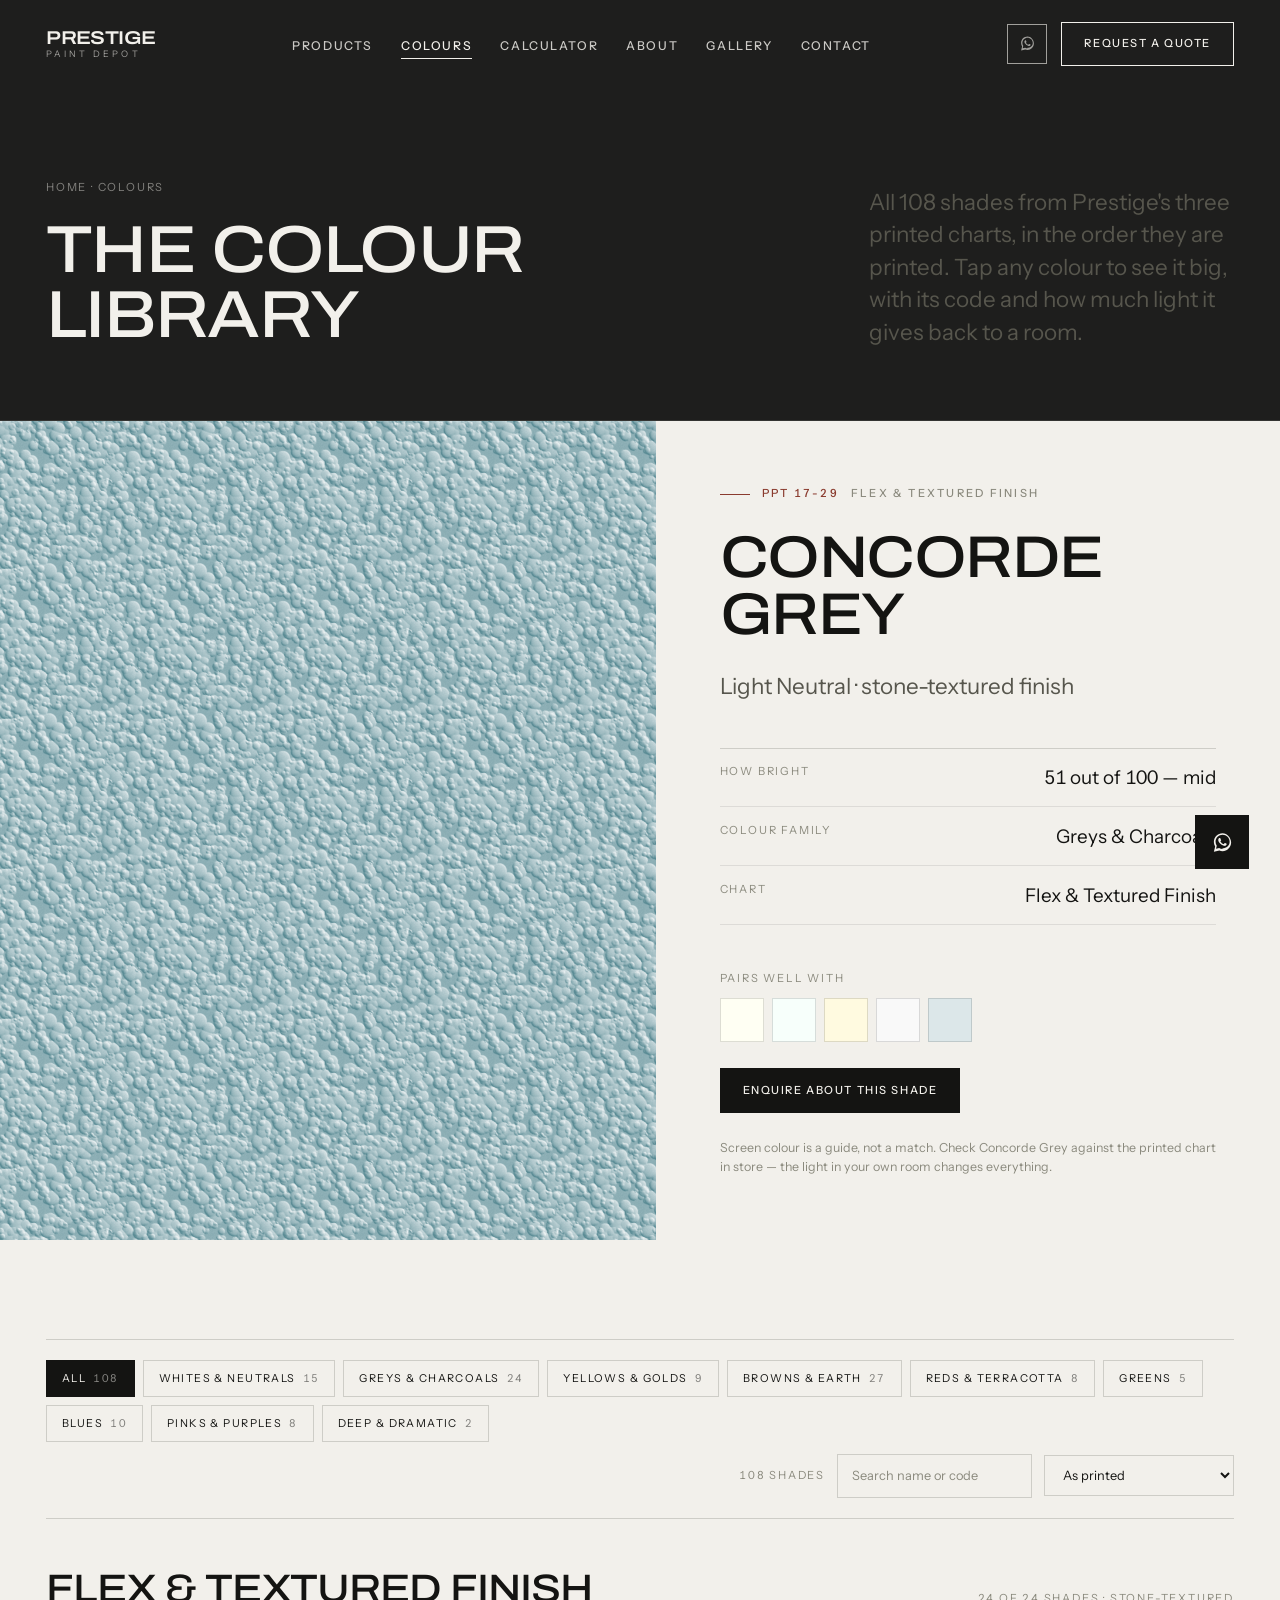
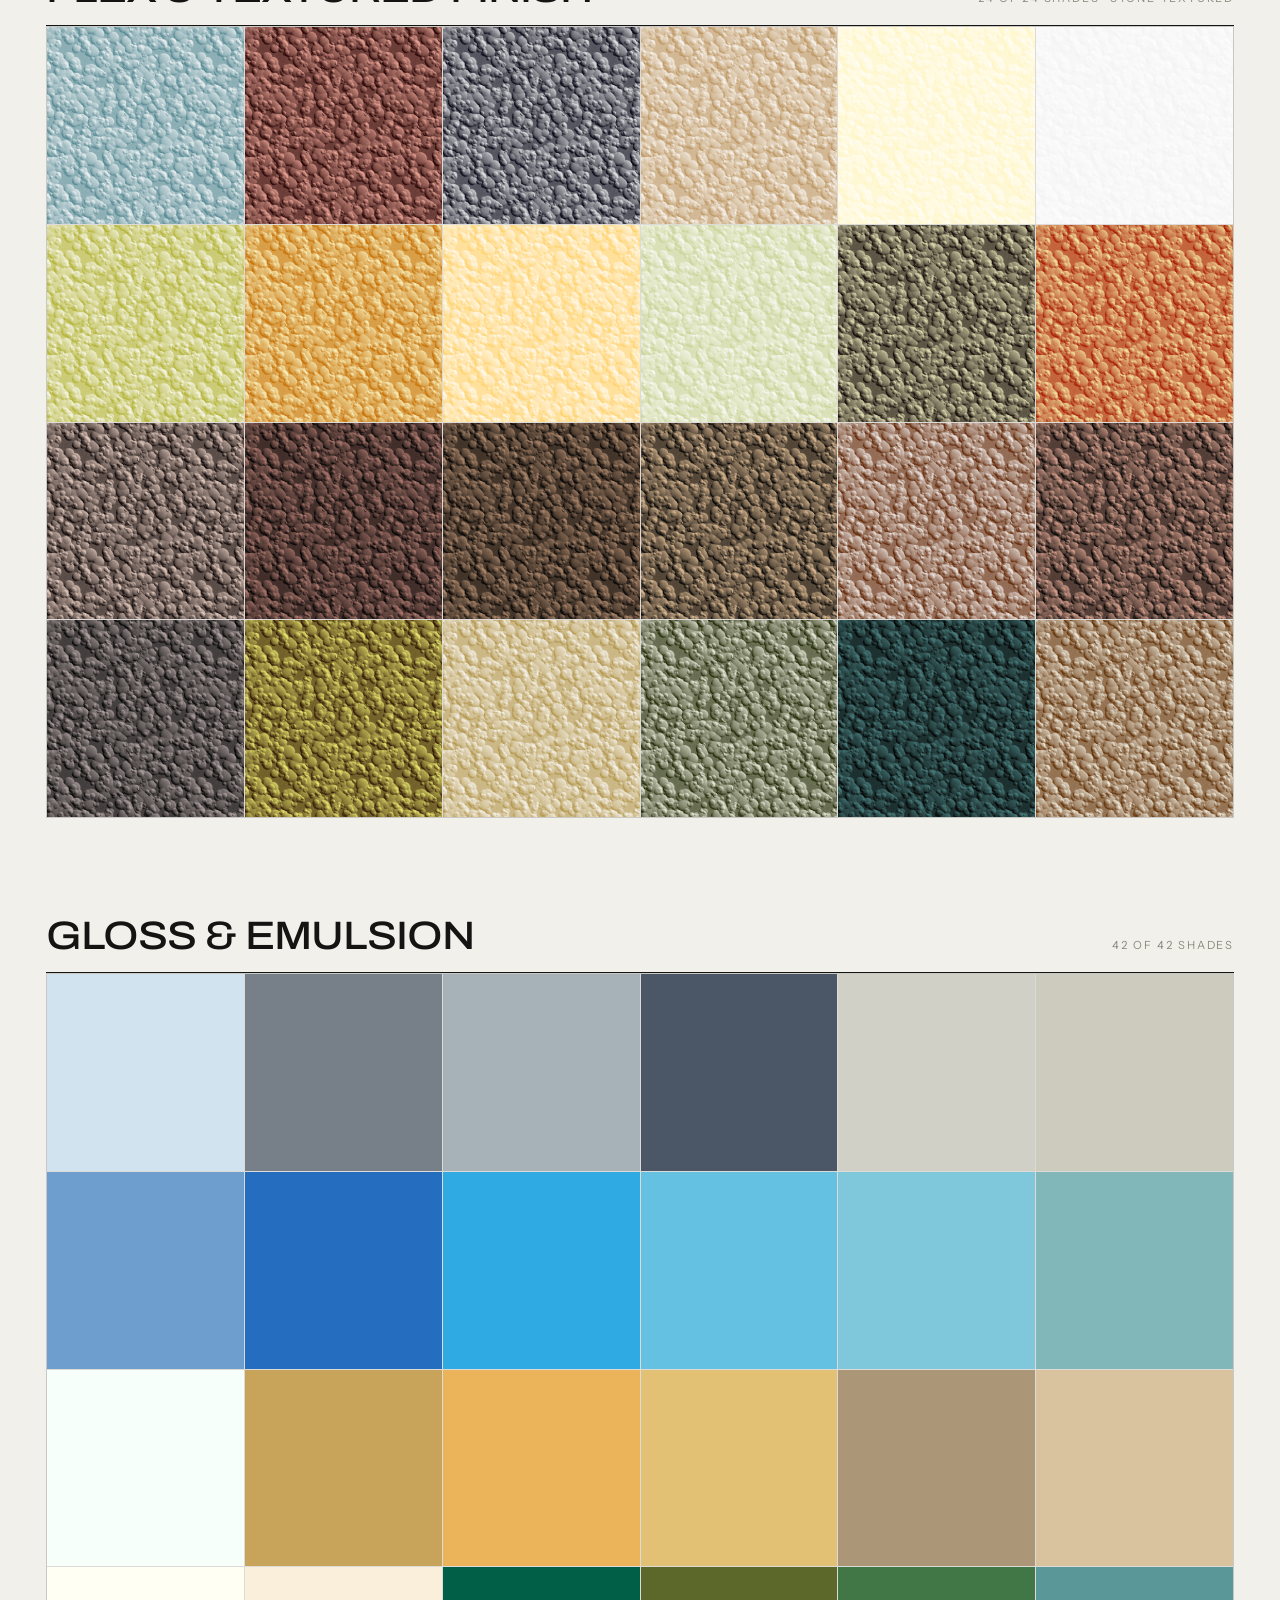
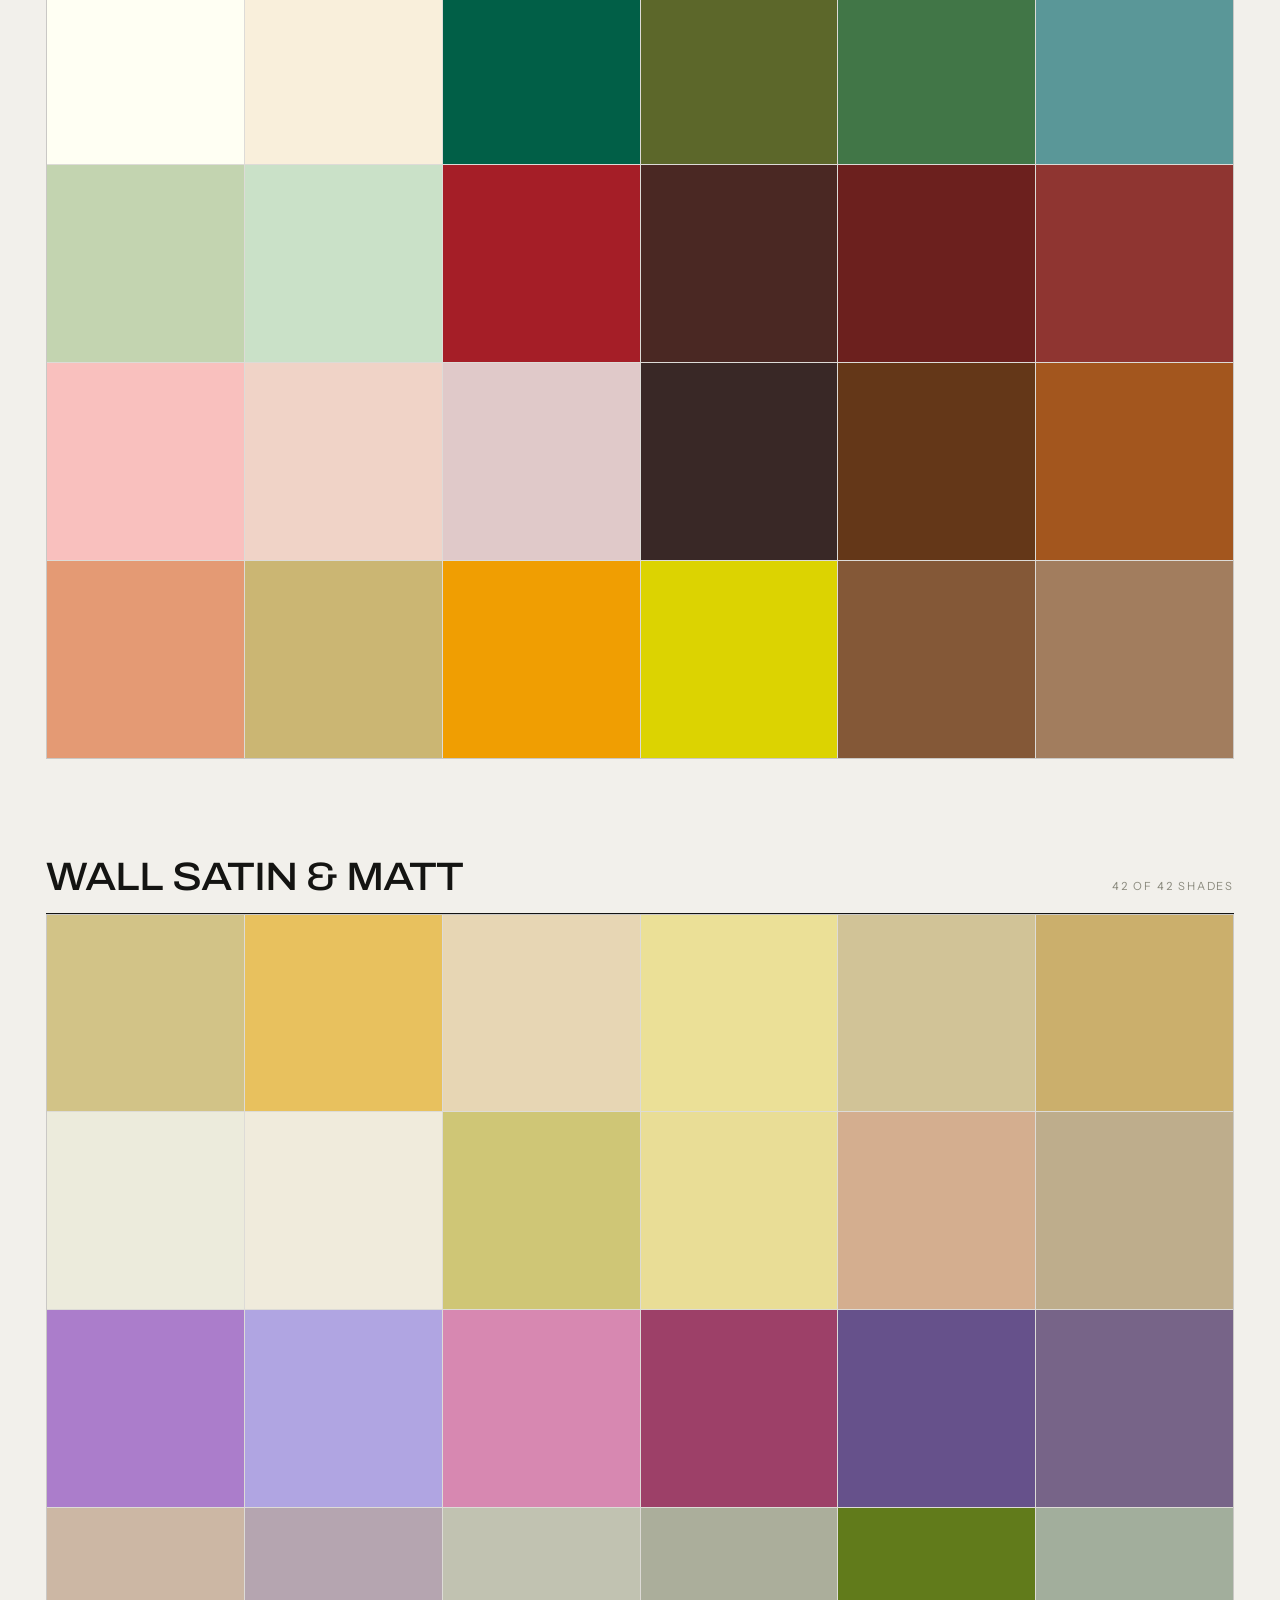
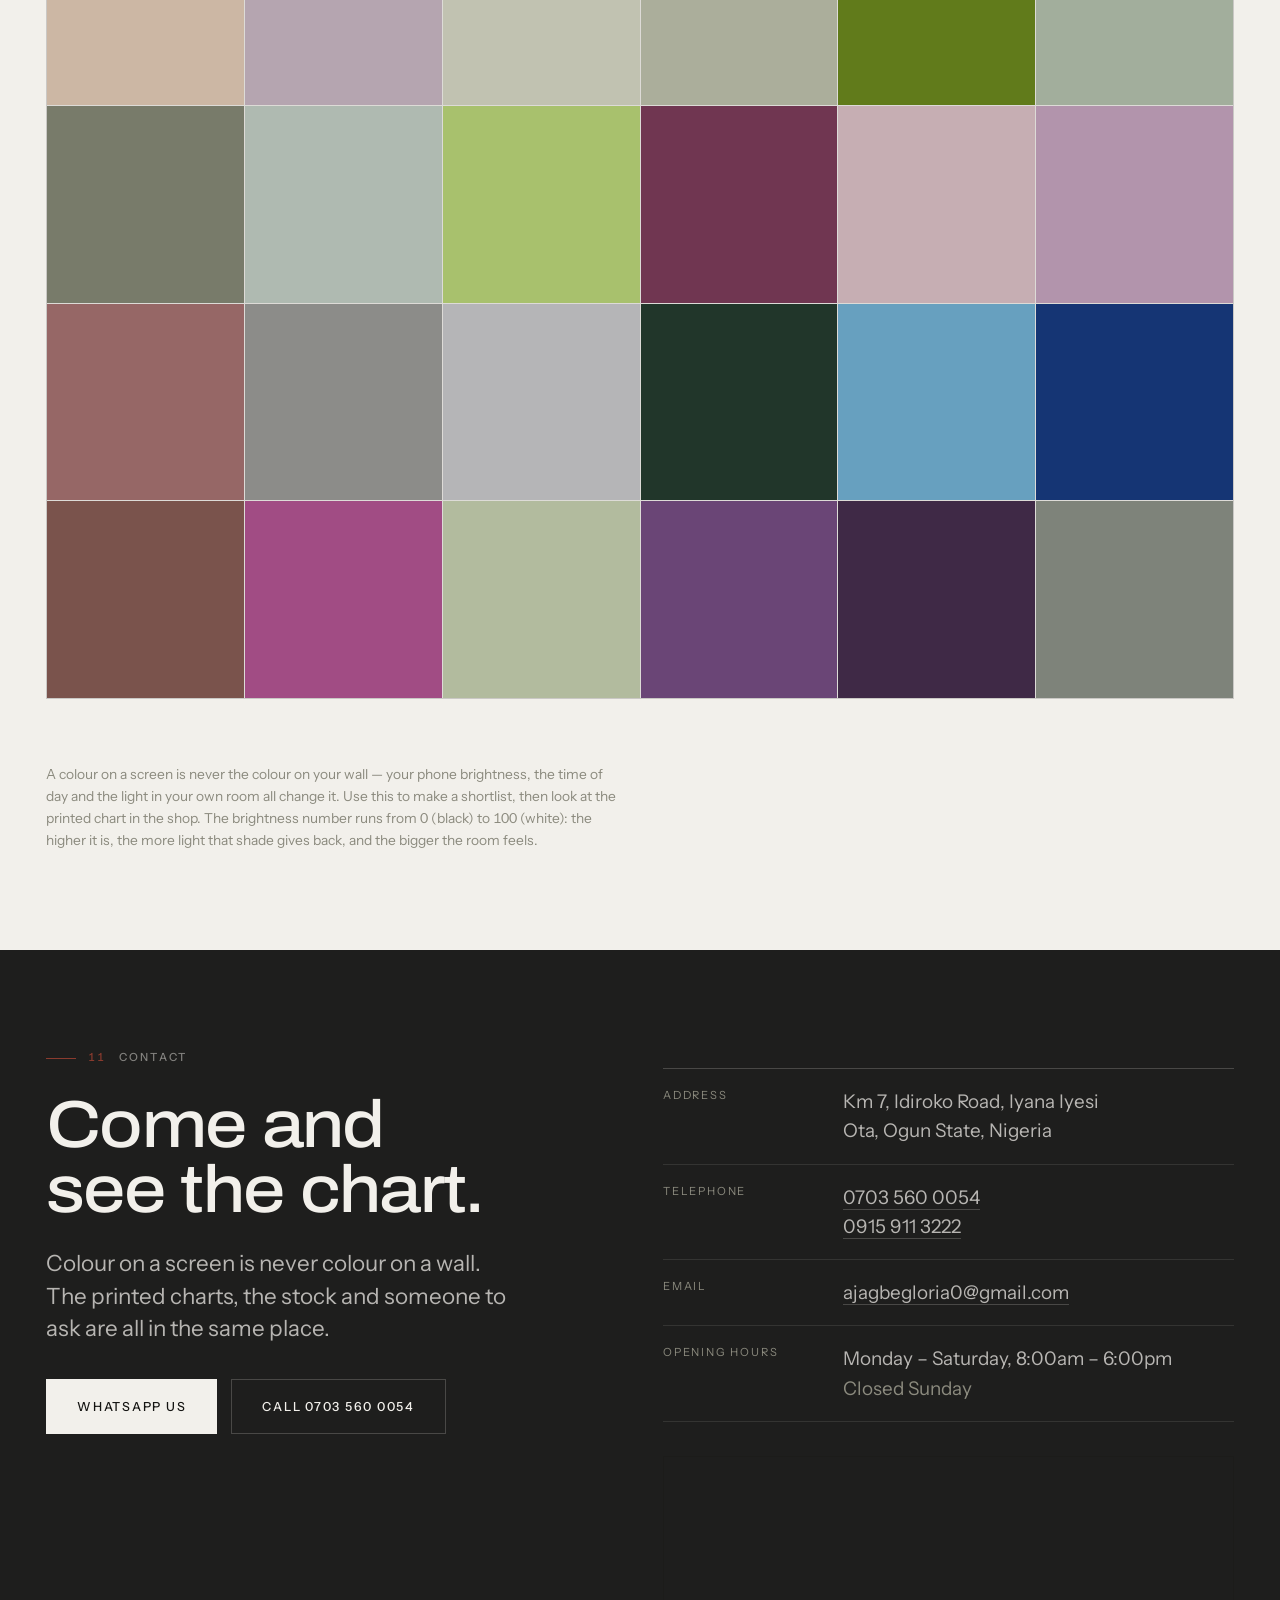
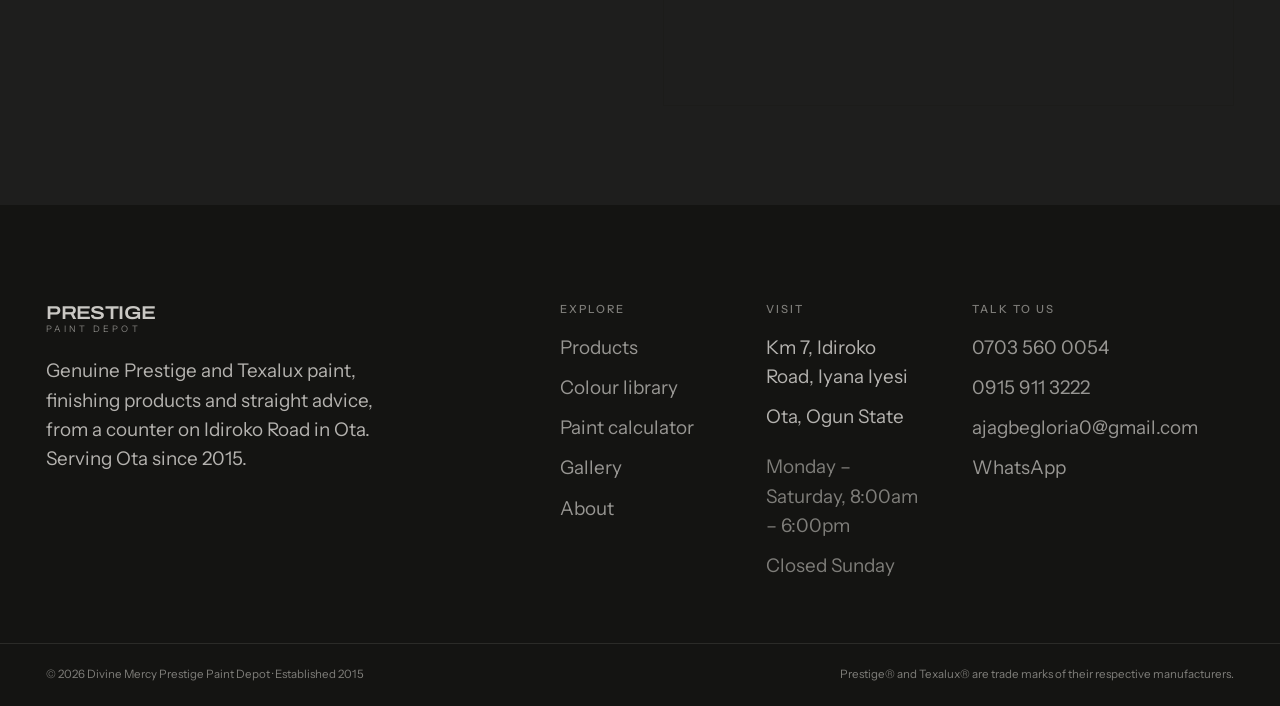
<file: colours.html>
<!doctype html>
<html lang="en">
<head>
<meta charset="utf-8">
<meta name="viewport" content="width=device-width, initial-scale=1">
<title>Colour Library — 108 Prestige Shades | Prestige Paint Depot, Ota</title>
<meta name="description" content="Browse all 108 Prestige chart shades — Flex &amp; Textured, Gloss &amp; Emulsion and Wall Satin &amp; Matt — with codes, families and brightness. Ota, Ogun State.">
<meta name="robots" content="index, follow, max-image-preview:large">
<meta name="theme-color" content="#1e1e1d">
<meta name="geo.region" content="NG-OG">
<meta name="geo.placename" content="Ota, Ogun State">
<link rel="canonical" href="https://www.prestigepaintdepot.com/colours.html">

<meta property="og:type" content="website">
<meta property="og:site_name" content="Prestige Paint Depot">
<meta property="og:url" content="https://www.prestigepaintdepot.com/colours.html">
<meta property="og:title" content="Colour Library — 108 Prestige Shades | Prestige Paint Depot, Ota">
<meta property="og:description" content="Browse all 108 Prestige chart shades — Flex &amp; Textured, Gloss &amp; Emulsion and Wall Satin &amp; Matt — with codes, families and brightness. Ota, Ogun State.">
<meta property="og:image" content="https://www.prestigepaintdepot.com/assets/img/hero-stack-1400.jpg">
<meta name="twitter:card" content="summary_large_image">

<link rel="icon" type="image/svg+xml" href="assets/img/favicon/favicon.svg">
<link rel="icon" type="image/png" sizes="32x32" href="assets/img/favicon/favicon-32.png">
<link rel="apple-touch-icon" href="assets/img/favicon/apple-touch-icon.png">

<link rel="preload" href="assets/fonts/archivo-var.woff2" as="font" type="font/woff2" crossorigin>
<link rel="preload" href="assets/fonts/instrument-sans-400.woff2" as="font" type="font/woff2" crossorigin>
<link rel="stylesheet" href="assets/css/app.css">
<script type="application/ld+json">{"@context":"https://schema.org","@type":["HomeAndConstructionBusiness","Store"],"name":"Divine Mercy Prestige Paint Depot","alternateName":"Prestige Paint Depot","url":"https://www.prestigepaintdepot.com/","image":"https://www.prestigepaintdepot.com/assets/img/shopfront-1400.jpg","logo":"https://www.prestigepaintdepot.com/assets/img/favicon/apple-touch-icon.png","telephone":"+2347035600054","email":"ajagbegloria0@gmail.com","priceRange":"$$","foundingDate":"2015","address":{"@type":"PostalAddress","streetAddress":"Km 7, Idiroko Road, Iyana Iyesi","addressLocality":"Ota","addressRegion":"Ogun State","addressCountry":"NG"},"hasMap":"https://www.google.com/maps/dir/?api=1&destination=Km+7,+Idiroko+Road,+Iyana+Iyesi,+Ota,+Ogun+State,+Nigeria","openingHoursSpecification":[{"@type":"OpeningHoursSpecification","dayOfWeek":["Monday","Tuesday","Wednesday","Thursday","Friday","Saturday"],"opens":"08:00","closes":"18:00"}],"brand":[{"@type":"Brand","name":"Prestige"},{"@type":"Brand","name":"Texalux"}],"description":"Genuine Prestige and Texalux paints \u2014 emulsion, matt, satin, gloss and textured finishes \u2014 plus painting accessories, in Ota, Ogun State."}</script>
<!-- Google Analytics, carried over from the previous site -->
<script async src="https://www.googletagmanager.com/gtag/js?id=G-EFVQCXZWYG"></script>
<script>
  window.dataLayer = window.dataLayer || [];
  function gtag(){dataLayer.push(arguments);}
  gtag('js', new Date());
  gtag('config', 'G-EFVQCXZWYG');
</script>
</head>
<body>
<a class="skip" href="#main">Skip to content</a>

    <header class="masthead">
      <div class="shell masthead__inner">
        <a class="wordmark" href="index.html"><b>Prestige</b><span>Paint Depot</span></a>
        <nav aria-label="Primary"><ul class="nav"><li><a href="products.html">Products</a></li><li><a href="colours.html" aria-current="page">Colours</a></li><li><a href="calculator.html">Calculator</a></li><li><a href="about.html">About</a></li><li><a href="gallery.html">Gallery</a></li><li><a href="contact.html">Contact</a></li></ul></nav>
        <div class="masthead__actions">
          <a class="wa-link" href="https://wa.me/2347035600054?text=Hello%20Prestige%20Paint%20Depot%2C%20I%20have%20an%20enquiry."
             target="_blank" rel="noopener" aria-label="Chat with us on WhatsApp"><svg viewBox="0 0 32 32" aria-hidden="true"><path d="M16.02 3C9.4 3 4 8.4 4 15.02c0 2.36.66 4.56 1.8 6.44L4 29l7.7-1.76a12 12 0 004.32.8h.01C22.65 28.04 28 22.66 28 16.02 28 9.4 22.65 3 16.02 3zm0 22.1c-1.5 0-2.94-.4-4.2-1.15l-.3-.18-4.56 1.04 1.1-4.44-.2-.32a9.7 9.7 0 01-1.5-5.03c0-5.4 4.38-9.78 9.78-9.78 5.4 0 9.78 4.38 9.78 9.78 0 5.4-4.4 9.08-9.9 9.08zm5.4-7.32c-.3-.15-1.75-.87-2.02-.96-.27-.1-.47-.15-.66.15-.2.3-.76.96-.93 1.15-.17.2-.34.22-.63.08-.3-.15-1.25-.46-2.38-1.47-.88-.78-1.47-1.75-1.65-2.05-.17-.3-.02-.46.13-.6.13-.14.3-.34.44-.5.15-.18.2-.3.3-.5.1-.2.05-.38-.02-.53-.08-.15-.66-1.6-.9-2.2-.24-.57-.48-.5-.66-.5h-.56c-.2 0-.5.07-.77.37-.27.3-1 .98-1 2.4s1.03 2.78 1.17 2.97c.15.2 2.03 3.1 4.9 4.34.68.3 1.22.47 1.63.6.68.22 1.3.19 1.8.11.55-.08 1.75-.71 2-1.4.24-.68.24-1.27.17-1.4-.07-.13-.27-.2-.56-.35z"/></svg></a>
          <a class="btn" href="enquiry.html"><span>Request a Quote</span></a>
          <button class="menu-btn" type="button" aria-expanded="false" aria-controls="menu" aria-label="Menu">
            <i></i><i></i>
          </button>
        </div>
      </div>
    </header>

    <div class="menu" id="menu" aria-hidden="true">
      <div class="shell">
        <ul class="menu__list"><li><a href="products.html"><em>01</em>Products</a></li><li><a href="colours.html"><em>02</em>Colours</a></li><li><a href="calculator.html"><em>03</em>Calculator</a></li><li><a href="about.html"><em>04</em>About</a></li><li><a href="gallery.html"><em>05</em>Gallery</a></li><li><a href="contact.html"><em>06</em>Contact</a></li></ul>
      </div>
      <div class="shell">
        <div class="menu__foot">
          <a class="meta" href="tel:+2347035600054">0703 560 0054</a>
          <span class="meta">Km 7, Idiroko Road, Iyana Iyesi, Ota</span>
          <a class="btn btn--sm" href="enquiry.html"><span>Request a Quote</span></a>
        </div>
      </div>
    </div>
<main id="main">

    <section class="pagehead">
      <div class="shell pagehead__grid">
        <div>
          <p class="crumbs"><a href="index.html">Home</a> · Colours</p>
          <h1>The colour library</h1>
        </div>
        <div>
          <p class="lede">All 108 shades from Prestige's three printed charts, in the
          order they are printed. Tap any colour to see it big, with its code and
          how much light it gives back to a room.</p>
        </div>
      </div>
    </section>

    
      <div class="colour-stage" data-colour-stage>
        <div class="colour-stage__fill" data-stage-fill><span class="tex"></span></div>
        <div class="colour-stage__info" data-stage-body></div>
      </div>

    <section class="band">
      <div class="shell">
        <div class="colour-bar">
          <div class="chips" data-colour-families></div>
          <div class="colour-tools">
            <span class="meta" data-colour-count>108 shades</span>
            <label class="visually-hidden" for="c-search">Search colours</label>
            <input class="field" id="c-search" type="search" placeholder="Search name or code" autocomplete="off" data-colour-search>
            <label class="visually-hidden" for="c-sort">Sort colours</label>
            <select class="field" id="c-sort" data-colour-sort>
              <option value="chart">As printed</option>
              <option value="dark">Darkest first</option>
              <option value="light">Lightest first</option>
              <option value="name">By name</option>
            </select>
          </div>
        </div>

        <div data-colour-grids style="margin-top:clamp(28px,4vw,52px)"></div>

        <p class="meta" style="margin-top:clamp(32px,5vw,64px);text-transform:none;letter-spacing:0;font-size:.86rem;line-height:1.6;max-width:64ch">
          A colour on a screen is never the colour on your wall — your phone
          brightness, the time of day and the light in your own room all change it.
          Use this to make a shortlist, then look at the printed chart in the shop.
          The brightness number runs from 0 (black) to 100 (white): the higher it
          is, the more light that shade gives back, and the bigger the room feels.
        </p>
      </div>
    </section>

    
    <section class="band on-dark" id="contact">
      <div class="shell">
        <div class="contact-grid">
          <div class="contact-grid__head">
            <p class="label reveal"><span class="label-num">11</span> Contact</p>
            <h2 class="d1 reveal" style="--d:60ms;margin-top:26px">Come and<br>see the chart.</h2>
            <p class="lede reveal" style="--d:120ms;margin-top:24px">
              Colour on a screen is never colour on a wall. The printed charts,
              the stock and someone to ask are all in the same place.
            </p>
            <div class="reveal" style="--d:180ms;display:flex;gap:14px;flex-wrap:wrap;margin-top:34px">
              <a class="btn" href="https://wa.me/2347035600054?text=Hello%20Prestige%20Paint%20Depot%2C%20I%20have%20an%20enquiry." target="_blank" rel="noopener"><span>WhatsApp us</span></a>
              <a class="btn btn--ghost" href="tel:+2347035600054"><span>Call 0703 560 0054</span></a>
            </div>
          </div>
          <div class="contact-grid__body">
            <dl class="dl-rows reveal">
              <div><dt>Address</dt><dd>Km 7, Idiroko Road, Iyana Iyesi<br>Ota, Ogun State, Nigeria</dd></div>
              <div><dt>Telephone</dt><dd><a href="tel:+2347035600054">0703 560 0054</a><br><a href="tel:+2349159113222">0915 911 3222</a></dd></div>
              <div><dt>Email</dt><dd><a href="mailto:ajagbegloria0@gmail.com">ajagbegloria0@gmail.com</a></dd></div>
              <div><dt>Opening hours</dt><dd>Monday – Saturday, 8:00am – 6:00pm<br><span style="color:var(--ink-3)">Closed Sunday</span></dd></div>
            </dl>
            <div class="map reveal" style="--d:100ms;margin-top:34px">
              <iframe title="Map to Divine Mercy Prestige Paint Depot, Km 7, Idiroko Road, Iyana Iyesi, Ota"
                src="https://www.google.com/maps?q=Km+7,+Idiroko+Road,+Iyana+Iyesi,+Ota,+Ogun+State,+Nigeria&output=embed"
                loading="lazy" referrerpolicy="no-referrer-when-downgrade"></iframe>
            </div>
          </div>
        </div>
      </div>
    </section>
    
</main>

    <footer class="footer">
      <div class="shell footer__top">
        <div class="footer__brand">
          <a class="wordmark" href="index.html"><b>Prestige</b><span>Paint Depot</span></a>
          <p style="margin-top:22px;max-width:34ch;color:var(--on-dark-2)">
            Genuine Prestige and Texalux paint, finishing products and straight
            advice, from a counter on Idiroko Road in Ota. Serving Ota since
            2015.
          </p>
        </div>
        <div class="footer__col">
          <h4>Explore</h4>
          <ul>
            <li><a href="products.html">Products</a></li>
            <li><a href="colours.html">Colour library</a></li>
            <li><a href="calculator.html">Paint calculator</a></li>
            <li><a href="gallery.html">Gallery</a></li>
            <li><a href="about.html">About</a></li>
          </ul>
        </div>
        <div class="footer__col">
          <h4>Visit</h4>
          <ul>
            <li>Km 7, Idiroko Road, Iyana Iyesi</li>
            <li>Ota, Ogun State</li>
            <li style="margin-top:10px;color:var(--on-dark-3)">Monday – Saturday, 8:00am – 6:00pm</li>
            <li style="color:var(--on-dark-3)">Closed Sunday</li>
          </ul>
        </div>
        <div class="footer__col">
          <h4>Talk to us</h4>
          <ul>
            <li><a href="tel:+2347035600054">0703 560 0054</a></li>
            <li><a href="tel:+2349159113222">0915 911 3222</a></li>
            <li><a href="mailto:ajagbegloria0@gmail.com">ajagbegloria0@gmail.com</a></li>
            <li><a href="https://wa.me/2347035600054?text=Hello%20Prestige%20Paint%20Depot%2C%20I%20have%20an%20enquiry." target="_blank" rel="noopener">WhatsApp</a></li>
          </ul>
        </div>
      </div>
      <div class="shell footer__bottom">
        <span>© <span data-year>2026</span> Divine Mercy Prestige Paint Depot · Established 2015</span>
        <span>Prestige® and Texalux® are trade marks of their respective manufacturers.</span>
      </div>
    </footer>
<a class="wa-float" href="https://wa.me/2347035600054?text=Hello%20Prestige%20Paint%20Depot%2C%20I%20have%20an%20enquiry."
   target="_blank" rel="noopener" aria-label="Chat with us on WhatsApp"><svg viewBox="0 0 32 32" aria-hidden="true"><path d="M16.02 3C9.4 3 4 8.4 4 15.02c0 2.36.66 4.56 1.8 6.44L4 29l7.7-1.76a12 12 0 004.32.8h.01C22.65 28.04 28 22.66 28 16.02 28 9.4 22.65 3 16.02 3zm0 22.1c-1.5 0-2.94-.4-4.2-1.15l-.3-.18-4.56 1.04 1.1-4.44-.2-.32a9.7 9.7 0 01-1.5-5.03c0-5.4 4.38-9.78 9.78-9.78 5.4 0 9.78 4.38 9.78 9.78 0 5.4-4.4 9.08-9.9 9.08zm5.4-7.32c-.3-.15-1.75-.87-2.02-.96-.27-.1-.47-.15-.66.15-.2.3-.76.96-.93 1.15-.17.2-.34.22-.63.08-.3-.15-1.25-.46-2.38-1.47-.88-.78-1.47-1.75-1.65-2.05-.17-.3-.02-.46.13-.6.13-.14.3-.34.44-.5.15-.18.2-.3.3-.5.1-.2.05-.38-.02-.53-.08-.15-.66-1.6-.9-2.2-.24-.57-.48-.5-.66-.5h-.56c-.2 0-.5.07-.77.37-.27.3-1 .98-1 2.4s1.03 2.78 1.17 2.97c.15.2 2.03 3.1 4.9 4.34.68.3 1.22.47 1.63.6.68.22 1.3.19 1.8.11.55-.08 1.75-.71 2-1.4.24-.68.24-1.27.17-1.4-.07-.13-.27-.2-.56-.35z"/></svg></a>
<script src="assets/js/app.js" defer></script>
<script src="assets/js/colours.js" defer></script>
<script src="assets/js/colour-lib.js" defer></script>
</body>
</html>
</file>
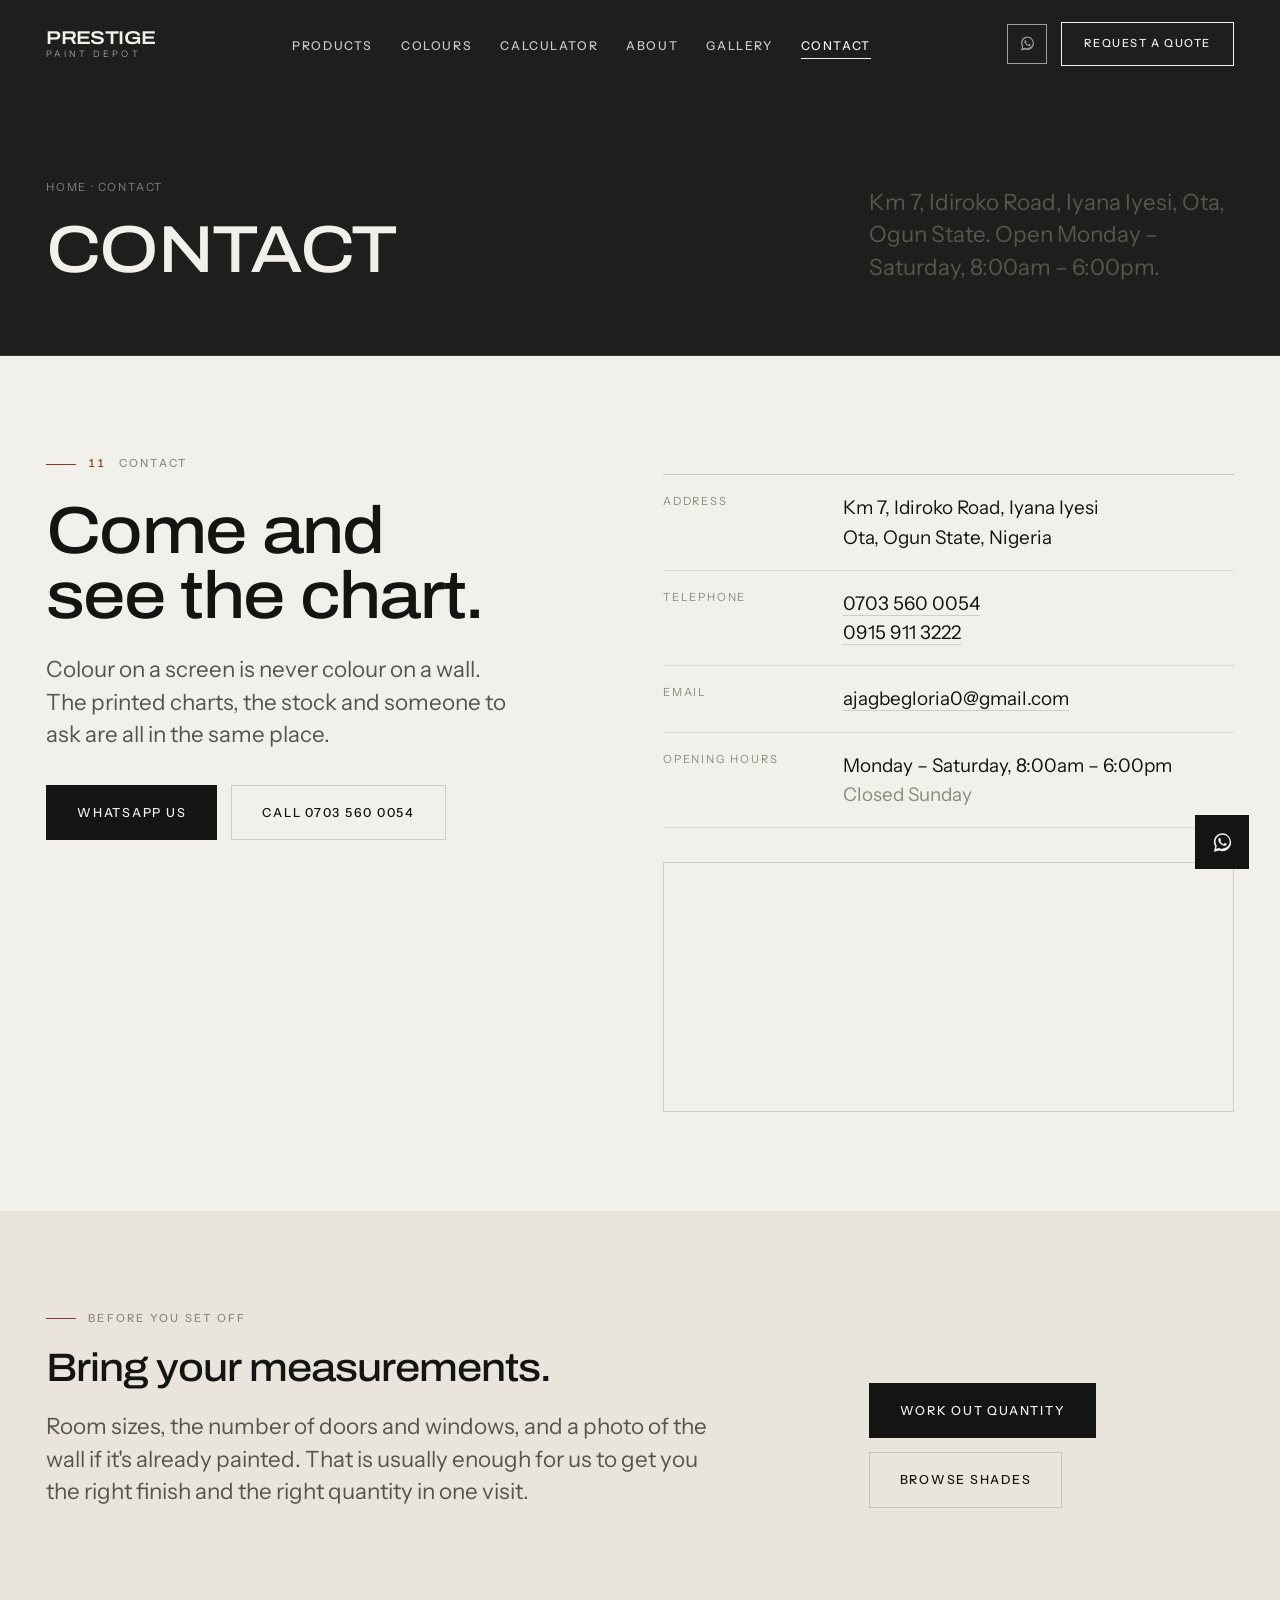
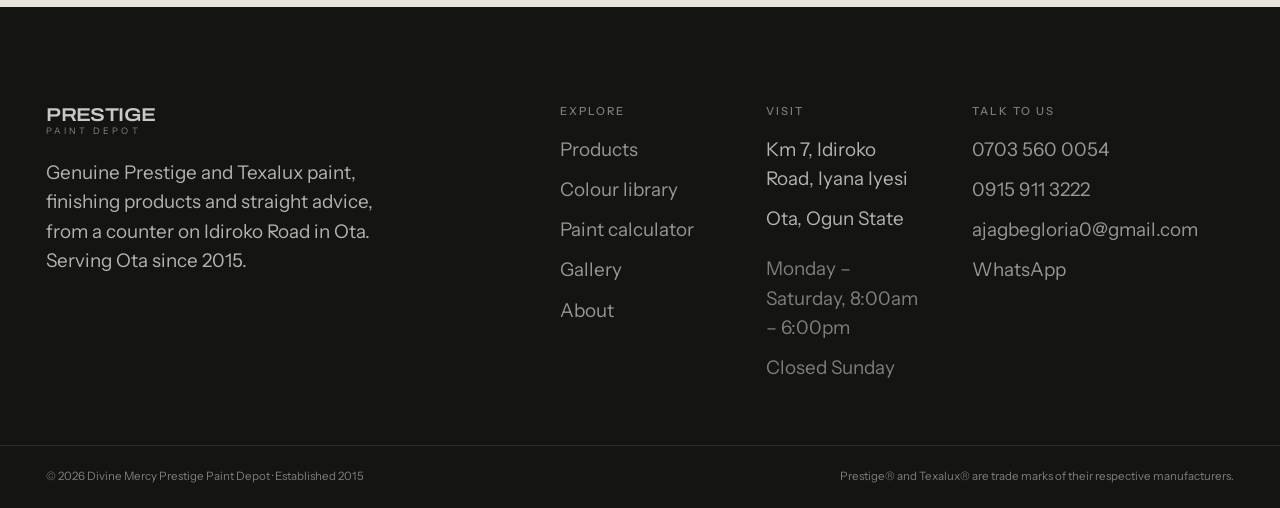
<file: contact.html>
<!doctype html>
<html lang="en">
<head>
<meta charset="utf-8">
<meta name="viewport" content="width=device-width, initial-scale=1">
<title>Contact — Prestige Paint Depot, Idiroko Road, Ota</title>
<meta name="description" content="Prestige Paint Depot, Km 7, Idiroko Road, Iyana Iyesi, Ota, Ogun State. Call 0703 560 0054, WhatsApp or email. Open Monday – Saturday, 8:00am – 6:00pm.">
<meta name="robots" content="index, follow, max-image-preview:large">
<meta name="theme-color" content="#1e1e1d">
<meta name="geo.region" content="NG-OG">
<meta name="geo.placename" content="Ota, Ogun State">
<link rel="canonical" href="https://www.prestigepaintdepot.com/contact.html">

<meta property="og:type" content="website">
<meta property="og:site_name" content="Prestige Paint Depot">
<meta property="og:url" content="https://www.prestigepaintdepot.com/contact.html">
<meta property="og:title" content="Contact — Prestige Paint Depot, Idiroko Road, Ota">
<meta property="og:description" content="Prestige Paint Depot, Km 7, Idiroko Road, Iyana Iyesi, Ota, Ogun State. Call 0703 560 0054, WhatsApp or email. Open Monday – Saturday, 8:00am – 6:00pm.">
<meta property="og:image" content="https://www.prestigepaintdepot.com/assets/img/hero-stack-1400.jpg">
<meta name="twitter:card" content="summary_large_image">

<link rel="icon" type="image/svg+xml" href="assets/img/favicon/favicon.svg">
<link rel="icon" type="image/png" sizes="32x32" href="assets/img/favicon/favicon-32.png">
<link rel="apple-touch-icon" href="assets/img/favicon/apple-touch-icon.png">

<link rel="preload" href="assets/fonts/archivo-var.woff2" as="font" type="font/woff2" crossorigin>
<link rel="preload" href="assets/fonts/instrument-sans-400.woff2" as="font" type="font/woff2" crossorigin>
<link rel="stylesheet" href="assets/css/app.css">
<script type="application/ld+json">{"@context":"https://schema.org","@type":["HomeAndConstructionBusiness","Store"],"name":"Divine Mercy Prestige Paint Depot","alternateName":"Prestige Paint Depot","url":"https://www.prestigepaintdepot.com/","image":"https://www.prestigepaintdepot.com/assets/img/shopfront-1400.jpg","logo":"https://www.prestigepaintdepot.com/assets/img/favicon/apple-touch-icon.png","telephone":"+2347035600054","email":"ajagbegloria0@gmail.com","priceRange":"$$","foundingDate":"2015","address":{"@type":"PostalAddress","streetAddress":"Km 7, Idiroko Road, Iyana Iyesi","addressLocality":"Ota","addressRegion":"Ogun State","addressCountry":"NG"},"hasMap":"https://www.google.com/maps/dir/?api=1&destination=Km+7,+Idiroko+Road,+Iyana+Iyesi,+Ota,+Ogun+State,+Nigeria","openingHoursSpecification":[{"@type":"OpeningHoursSpecification","dayOfWeek":["Monday","Tuesday","Wednesday","Thursday","Friday","Saturday"],"opens":"08:00","closes":"18:00"}],"brand":[{"@type":"Brand","name":"Prestige"},{"@type":"Brand","name":"Texalux"}],"description":"Genuine Prestige and Texalux paints \u2014 emulsion, matt, satin, gloss and textured finishes \u2014 plus painting accessories, in Ota, Ogun State."}</script>
<!-- Google Analytics, carried over from the previous site -->
<script async src="https://www.googletagmanager.com/gtag/js?id=G-EFVQCXZWYG"></script>
<script>
  window.dataLayer = window.dataLayer || [];
  function gtag(){dataLayer.push(arguments);}
  gtag('js', new Date());
  gtag('config', 'G-EFVQCXZWYG');
</script>
</head>
<body>
<a class="skip" href="#main">Skip to content</a>

    <header class="masthead">
      <div class="shell masthead__inner">
        <a class="wordmark" href="index.html"><b>Prestige</b><span>Paint Depot</span></a>
        <nav aria-label="Primary"><ul class="nav"><li><a href="products.html">Products</a></li><li><a href="colours.html">Colours</a></li><li><a href="calculator.html">Calculator</a></li><li><a href="about.html">About</a></li><li><a href="gallery.html">Gallery</a></li><li><a href="contact.html" aria-current="page">Contact</a></li></ul></nav>
        <div class="masthead__actions">
          <a class="wa-link" href="https://wa.me/2347035600054?text=Hello%20Prestige%20Paint%20Depot%2C%20I%20have%20an%20enquiry."
             target="_blank" rel="noopener" aria-label="Chat with us on WhatsApp"><svg viewBox="0 0 32 32" aria-hidden="true"><path d="M16.02 3C9.4 3 4 8.4 4 15.02c0 2.36.66 4.56 1.8 6.44L4 29l7.7-1.76a12 12 0 004.32.8h.01C22.65 28.04 28 22.66 28 16.02 28 9.4 22.65 3 16.02 3zm0 22.1c-1.5 0-2.94-.4-4.2-1.15l-.3-.18-4.56 1.04 1.1-4.44-.2-.32a9.7 9.7 0 01-1.5-5.03c0-5.4 4.38-9.78 9.78-9.78 5.4 0 9.78 4.38 9.78 9.78 0 5.4-4.4 9.08-9.9 9.08zm5.4-7.32c-.3-.15-1.75-.87-2.02-.96-.27-.1-.47-.15-.66.15-.2.3-.76.96-.93 1.15-.17.2-.34.22-.63.08-.3-.15-1.25-.46-2.38-1.47-.88-.78-1.47-1.75-1.65-2.05-.17-.3-.02-.46.13-.6.13-.14.3-.34.44-.5.15-.18.2-.3.3-.5.1-.2.05-.38-.02-.53-.08-.15-.66-1.6-.9-2.2-.24-.57-.48-.5-.66-.5h-.56c-.2 0-.5.07-.77.37-.27.3-1 .98-1 2.4s1.03 2.78 1.17 2.97c.15.2 2.03 3.1 4.9 4.34.68.3 1.22.47 1.63.6.68.22 1.3.19 1.8.11.55-.08 1.75-.71 2-1.4.24-.68.24-1.27.17-1.4-.07-.13-.27-.2-.56-.35z"/></svg></a>
          <a class="btn" href="enquiry.html"><span>Request a Quote</span></a>
          <button class="menu-btn" type="button" aria-expanded="false" aria-controls="menu" aria-label="Menu">
            <i></i><i></i>
          </button>
        </div>
      </div>
    </header>

    <div class="menu" id="menu" aria-hidden="true">
      <div class="shell">
        <ul class="menu__list"><li><a href="products.html"><em>01</em>Products</a></li><li><a href="colours.html"><em>02</em>Colours</a></li><li><a href="calculator.html"><em>03</em>Calculator</a></li><li><a href="about.html"><em>04</em>About</a></li><li><a href="gallery.html"><em>05</em>Gallery</a></li><li><a href="contact.html"><em>06</em>Contact</a></li></ul>
      </div>
      <div class="shell">
        <div class="menu__foot">
          <a class="meta" href="tel:+2347035600054">0703 560 0054</a>
          <span class="meta">Km 7, Idiroko Road, Iyana Iyesi, Ota</span>
          <a class="btn btn--sm" href="enquiry.html"><span>Request a Quote</span></a>
        </div>
      </div>
    </div>
<main id="main">

    <section class="pagehead">
      <div class="shell pagehead__grid">
        <div>
          <p class="crumbs"><a href="index.html">Home</a> · Contact</p>
          <h1>Contact</h1>
        </div>
        <div><p class="lede">Km 7, Idiroko Road, Iyana Iyesi, Ota, Ogun State.
        Open Monday – Saturday, 8:00am – 6:00pm.</p></div>
      </div>
    </section>

    
    <section class="band" id="contact">
      <div class="shell">
        <div class="contact-grid">
          <div class="contact-grid__head">
            <p class="label reveal"><span class="label-num">11</span> Contact</p>
            <h2 class="d1 reveal" style="--d:60ms;margin-top:26px">Come and<br>see the chart.</h2>
            <p class="lede reveal" style="--d:120ms;margin-top:24px">
              Colour on a screen is never colour on a wall. The printed charts,
              the stock and someone to ask are all in the same place.
            </p>
            <div class="reveal" style="--d:180ms;display:flex;gap:14px;flex-wrap:wrap;margin-top:34px">
              <a class="btn" href="https://wa.me/2347035600054?text=Hello%20Prestige%20Paint%20Depot%2C%20I%20have%20an%20enquiry." target="_blank" rel="noopener"><span>WhatsApp us</span></a>
              <a class="btn btn--ghost" href="tel:+2347035600054"><span>Call 0703 560 0054</span></a>
            </div>
          </div>
          <div class="contact-grid__body">
            <dl class="dl-rows reveal">
              <div><dt>Address</dt><dd>Km 7, Idiroko Road, Iyana Iyesi<br>Ota, Ogun State, Nigeria</dd></div>
              <div><dt>Telephone</dt><dd><a href="tel:+2347035600054">0703 560 0054</a><br><a href="tel:+2349159113222">0915 911 3222</a></dd></div>
              <div><dt>Email</dt><dd><a href="mailto:ajagbegloria0@gmail.com">ajagbegloria0@gmail.com</a></dd></div>
              <div><dt>Opening hours</dt><dd>Monday – Saturday, 8:00am – 6:00pm<br><span style="color:var(--ink-3)">Closed Sunday</span></dd></div>
            </dl>
            <div class="map reveal" style="--d:100ms;margin-top:34px">
              <iframe title="Map to Divine Mercy Prestige Paint Depot, Km 7, Idiroko Road, Iyana Iyesi, Ota"
                src="https://www.google.com/maps?q=Km+7,+Idiroko+Road,+Iyana+Iyesi,+Ota,+Ogun+State,+Nigeria&output=embed"
                loading="lazy" referrerpolicy="no-referrer-when-downgrade"></iframe>
            </div>
          </div>
        </div>
      </div>
    </section>

    <section class="band on-bone">
      <div class="shell grid" style="row-gap:34px;align-items:end">
        <div style="grid-column:1/8">
          <p class="label">Before you set off</p>
          <h2 class="d2" style="margin-top:22px">Bring your measurements.</h2>
          <p class="lede" style="margin-top:22px">Room sizes, the number of doors and
          windows, and a photo of the wall if it's already painted. That is usually
          enough for us to get you the right finish and the right quantity in one
          visit.</p>
        </div>
        <div style="grid-column:9/13;display:flex;gap:14px;flex-wrap:wrap">
          <a class="btn" href="calculator.html"><span>Work out quantity</span></a>
          <a class="btn btn--ghost" href="colours.html"><span>Browse shades</span></a>
        </div>
      </div>
    </section>
    
</main>

    <footer class="footer">
      <div class="shell footer__top">
        <div class="footer__brand">
          <a class="wordmark" href="index.html"><b>Prestige</b><span>Paint Depot</span></a>
          <p style="margin-top:22px;max-width:34ch;color:var(--on-dark-2)">
            Genuine Prestige and Texalux paint, finishing products and straight
            advice, from a counter on Idiroko Road in Ota. Serving Ota since
            2015.
          </p>
        </div>
        <div class="footer__col">
          <h4>Explore</h4>
          <ul>
            <li><a href="products.html">Products</a></li>
            <li><a href="colours.html">Colour library</a></li>
            <li><a href="calculator.html">Paint calculator</a></li>
            <li><a href="gallery.html">Gallery</a></li>
            <li><a href="about.html">About</a></li>
          </ul>
        </div>
        <div class="footer__col">
          <h4>Visit</h4>
          <ul>
            <li>Km 7, Idiroko Road, Iyana Iyesi</li>
            <li>Ota, Ogun State</li>
            <li style="margin-top:10px;color:var(--on-dark-3)">Monday – Saturday, 8:00am – 6:00pm</li>
            <li style="color:var(--on-dark-3)">Closed Sunday</li>
          </ul>
        </div>
        <div class="footer__col">
          <h4>Talk to us</h4>
          <ul>
            <li><a href="tel:+2347035600054">0703 560 0054</a></li>
            <li><a href="tel:+2349159113222">0915 911 3222</a></li>
            <li><a href="mailto:ajagbegloria0@gmail.com">ajagbegloria0@gmail.com</a></li>
            <li><a href="https://wa.me/2347035600054?text=Hello%20Prestige%20Paint%20Depot%2C%20I%20have%20an%20enquiry." target="_blank" rel="noopener">WhatsApp</a></li>
          </ul>
        </div>
      </div>
      <div class="shell footer__bottom">
        <span>© <span data-year>2026</span> Divine Mercy Prestige Paint Depot · Established 2015</span>
        <span>Prestige® and Texalux® are trade marks of their respective manufacturers.</span>
      </div>
    </footer>
<a class="wa-float" href="https://wa.me/2347035600054?text=Hello%20Prestige%20Paint%20Depot%2C%20I%20have%20an%20enquiry."
   target="_blank" rel="noopener" aria-label="Chat with us on WhatsApp"><svg viewBox="0 0 32 32" aria-hidden="true"><path d="M16.02 3C9.4 3 4 8.4 4 15.02c0 2.36.66 4.56 1.8 6.44L4 29l7.7-1.76a12 12 0 004.32.8h.01C22.65 28.04 28 22.66 28 16.02 28 9.4 22.65 3 16.02 3zm0 22.1c-1.5 0-2.94-.4-4.2-1.15l-.3-.18-4.56 1.04 1.1-4.44-.2-.32a9.7 9.7 0 01-1.5-5.03c0-5.4 4.38-9.78 9.78-9.78 5.4 0 9.78 4.38 9.78 9.78 0 5.4-4.4 9.08-9.9 9.08zm5.4-7.32c-.3-.15-1.75-.87-2.02-.96-.27-.1-.47-.15-.66.15-.2.3-.76.96-.93 1.15-.17.2-.34.22-.63.08-.3-.15-1.25-.46-2.38-1.47-.88-.78-1.47-1.75-1.65-2.05-.17-.3-.02-.46.13-.6.13-.14.3-.34.44-.5.15-.18.2-.3.3-.5.1-.2.05-.38-.02-.53-.08-.15-.66-1.6-.9-2.2-.24-.57-.48-.5-.66-.5h-.56c-.2 0-.5.07-.77.37-.27.3-1 .98-1 2.4s1.03 2.78 1.17 2.97c.15.2 2.03 3.1 4.9 4.34.68.3 1.22.47 1.63.6.68.22 1.3.19 1.8.11.55-.08 1.75-.71 2-1.4.24-.68.24-1.27.17-1.4-.07-.13-.27-.2-.56-.35z"/></svg></a>
<script src="assets/js/app.js" defer></script>

</body>
</html>
</file>
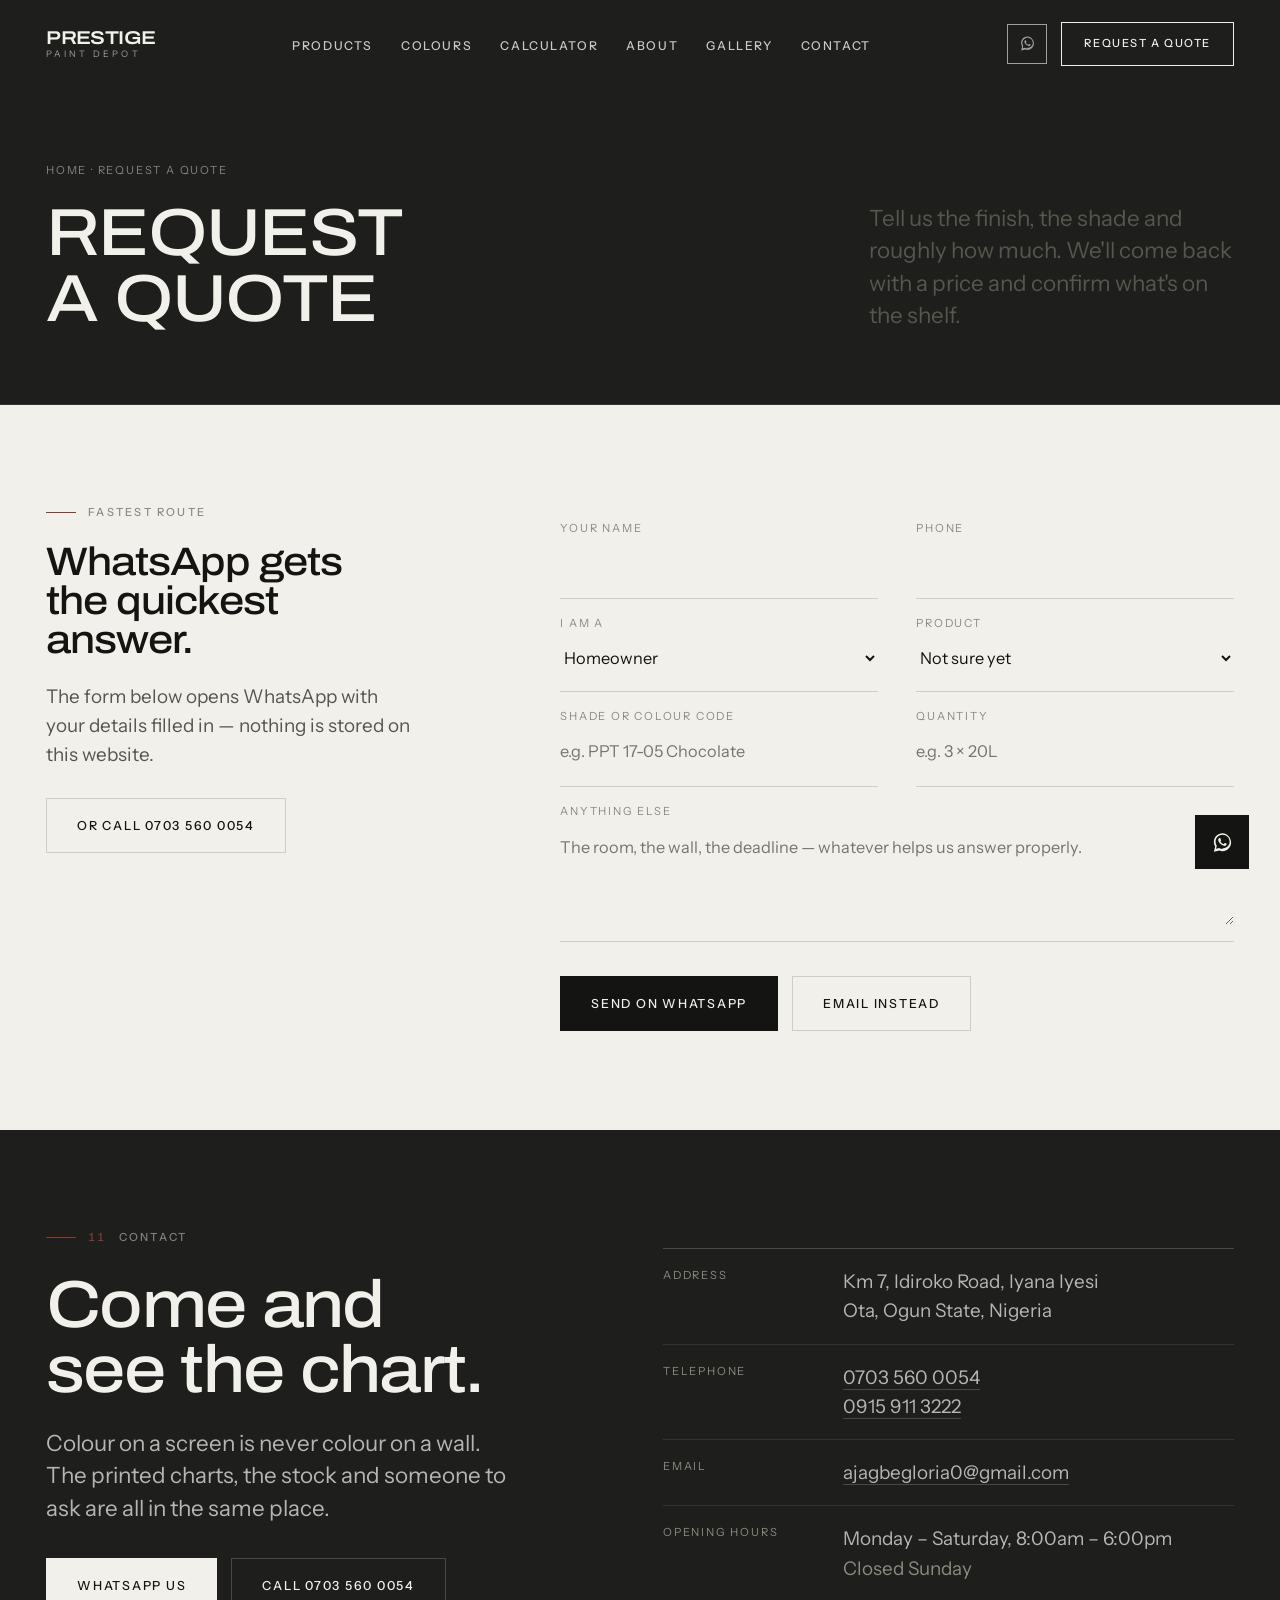
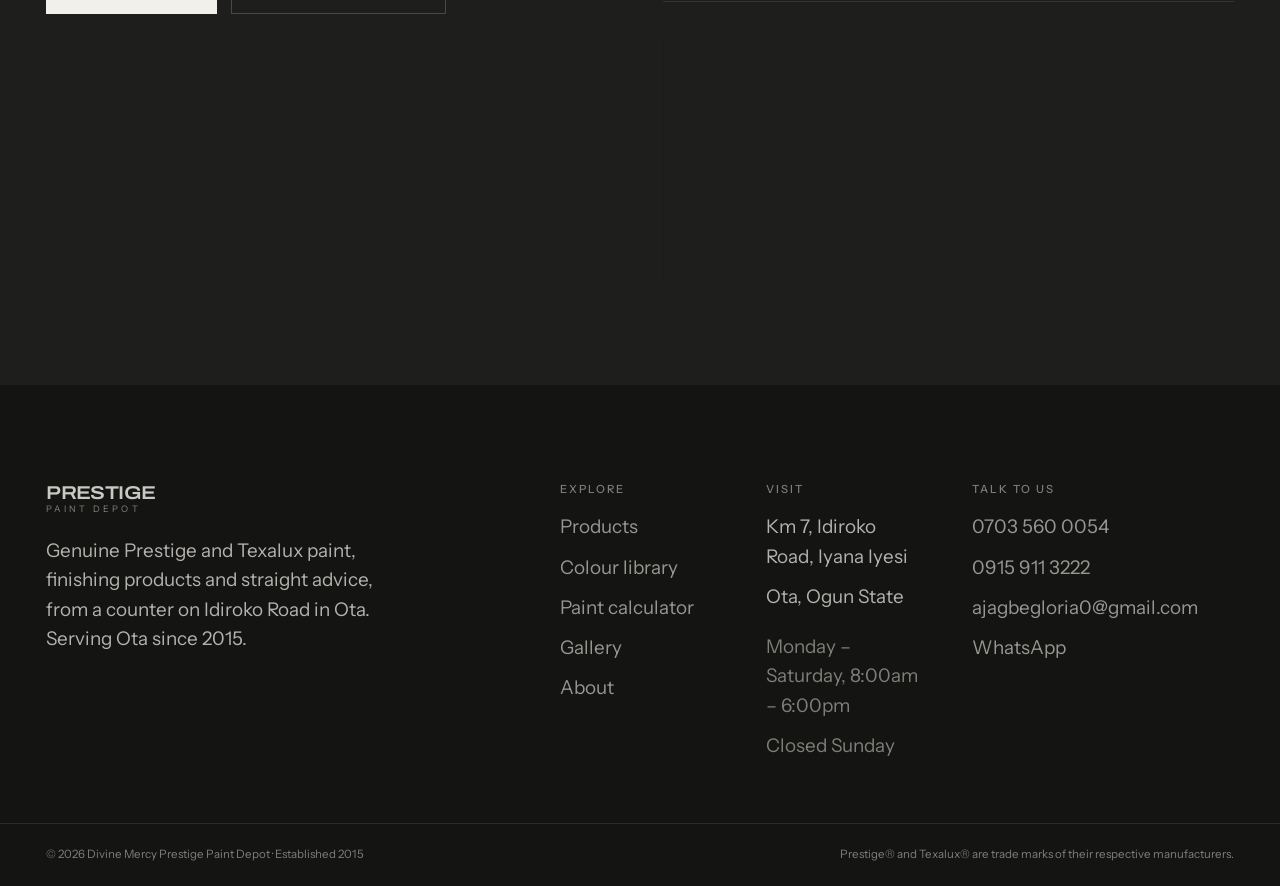
<file: enquiry.html>
<!doctype html>
<html lang="en">
<head>
<meta charset="utf-8">
<meta name="viewport" content="width=device-width, initial-scale=1">
<title>Request a Quote — Prestige Paint Depot, Ota</title>
<meta name="description" content="Request a paint quote from Prestige Paint Depot, Ota: tell us the finish, shade and quantity and we&#x27;ll come back with a price.">
<meta name="robots" content="index, follow, max-image-preview:large">
<meta name="theme-color" content="#1e1e1d">
<meta name="geo.region" content="NG-OG">
<meta name="geo.placename" content="Ota, Ogun State">
<link rel="canonical" href="https://www.prestigepaintdepot.com/enquiry.html">

<meta property="og:type" content="website">
<meta property="og:site_name" content="Prestige Paint Depot">
<meta property="og:url" content="https://www.prestigepaintdepot.com/enquiry.html">
<meta property="og:title" content="Request a Quote — Prestige Paint Depot, Ota">
<meta property="og:description" content="Request a paint quote from Prestige Paint Depot, Ota: tell us the finish, shade and quantity and we&#x27;ll come back with a price.">
<meta property="og:image" content="https://www.prestigepaintdepot.com/assets/img/hero-stack-1400.jpg">
<meta name="twitter:card" content="summary_large_image">

<link rel="icon" type="image/svg+xml" href="assets/img/favicon/favicon.svg">
<link rel="icon" type="image/png" sizes="32x32" href="assets/img/favicon/favicon-32.png">
<link rel="apple-touch-icon" href="assets/img/favicon/apple-touch-icon.png">

<link rel="preload" href="assets/fonts/archivo-var.woff2" as="font" type="font/woff2" crossorigin>
<link rel="preload" href="assets/fonts/instrument-sans-400.woff2" as="font" type="font/woff2" crossorigin>
<link rel="stylesheet" href="assets/css/app.css">
<script type="application/ld+json">{"@context":"https://schema.org","@type":["HomeAndConstructionBusiness","Store"],"name":"Divine Mercy Prestige Paint Depot","alternateName":"Prestige Paint Depot","url":"https://www.prestigepaintdepot.com/","image":"https://www.prestigepaintdepot.com/assets/img/shopfront-1400.jpg","logo":"https://www.prestigepaintdepot.com/assets/img/favicon/apple-touch-icon.png","telephone":"+2347035600054","email":"ajagbegloria0@gmail.com","priceRange":"$$","foundingDate":"2015","address":{"@type":"PostalAddress","streetAddress":"Km 7, Idiroko Road, Iyana Iyesi","addressLocality":"Ota","addressRegion":"Ogun State","addressCountry":"NG"},"hasMap":"https://www.google.com/maps/dir/?api=1&destination=Km+7,+Idiroko+Road,+Iyana+Iyesi,+Ota,+Ogun+State,+Nigeria","openingHoursSpecification":[{"@type":"OpeningHoursSpecification","dayOfWeek":["Monday","Tuesday","Wednesday","Thursday","Friday","Saturday"],"opens":"08:00","closes":"18:00"}],"brand":[{"@type":"Brand","name":"Prestige"},{"@type":"Brand","name":"Texalux"}],"description":"Genuine Prestige and Texalux paints \u2014 emulsion, matt, satin, gloss and textured finishes \u2014 plus painting accessories, in Ota, Ogun State."}</script>
<!-- Google Analytics, carried over from the previous site -->
<script async src="https://www.googletagmanager.com/gtag/js?id=G-EFVQCXZWYG"></script>
<script>
  window.dataLayer = window.dataLayer || [];
  function gtag(){dataLayer.push(arguments);}
  gtag('js', new Date());
  gtag('config', 'G-EFVQCXZWYG');
</script>
</head>
<body>
<a class="skip" href="#main">Skip to content</a>

    <header class="masthead">
      <div class="shell masthead__inner">
        <a class="wordmark" href="index.html"><b>Prestige</b><span>Paint Depot</span></a>
        <nav aria-label="Primary"><ul class="nav"><li><a href="products.html">Products</a></li><li><a href="colours.html">Colours</a></li><li><a href="calculator.html">Calculator</a></li><li><a href="about.html">About</a></li><li><a href="gallery.html">Gallery</a></li><li><a href="contact.html">Contact</a></li></ul></nav>
        <div class="masthead__actions">
          <a class="wa-link" href="https://wa.me/2347035600054?text=Hello%20Prestige%20Paint%20Depot%2C%20I%20have%20an%20enquiry."
             target="_blank" rel="noopener" aria-label="Chat with us on WhatsApp"><svg viewBox="0 0 32 32" aria-hidden="true"><path d="M16.02 3C9.4 3 4 8.4 4 15.02c0 2.36.66 4.56 1.8 6.44L4 29l7.7-1.76a12 12 0 004.32.8h.01C22.65 28.04 28 22.66 28 16.02 28 9.4 22.65 3 16.02 3zm0 22.1c-1.5 0-2.94-.4-4.2-1.15l-.3-.18-4.56 1.04 1.1-4.44-.2-.32a9.7 9.7 0 01-1.5-5.03c0-5.4 4.38-9.78 9.78-9.78 5.4 0 9.78 4.38 9.78 9.78 0 5.4-4.4 9.08-9.9 9.08zm5.4-7.32c-.3-.15-1.75-.87-2.02-.96-.27-.1-.47-.15-.66.15-.2.3-.76.96-.93 1.15-.17.2-.34.22-.63.08-.3-.15-1.25-.46-2.38-1.47-.88-.78-1.47-1.75-1.65-2.05-.17-.3-.02-.46.13-.6.13-.14.3-.34.44-.5.15-.18.2-.3.3-.5.1-.2.05-.38-.02-.53-.08-.15-.66-1.6-.9-2.2-.24-.57-.48-.5-.66-.5h-.56c-.2 0-.5.07-.77.37-.27.3-1 .98-1 2.4s1.03 2.78 1.17 2.97c.15.2 2.03 3.1 4.9 4.34.68.3 1.22.47 1.63.6.68.22 1.3.19 1.8.11.55-.08 1.75-.71 2-1.4.24-.68.24-1.27.17-1.4-.07-.13-.27-.2-.56-.35z"/></svg></a>
          <a class="btn" href="enquiry.html"><span>Request a Quote</span></a>
          <button class="menu-btn" type="button" aria-expanded="false" aria-controls="menu" aria-label="Menu">
            <i></i><i></i>
          </button>
        </div>
      </div>
    </header>

    <div class="menu" id="menu" aria-hidden="true">
      <div class="shell">
        <ul class="menu__list"><li><a href="products.html"><em>01</em>Products</a></li><li><a href="colours.html"><em>02</em>Colours</a></li><li><a href="calculator.html"><em>03</em>Calculator</a></li><li><a href="about.html"><em>04</em>About</a></li><li><a href="gallery.html"><em>05</em>Gallery</a></li><li><a href="contact.html"><em>06</em>Contact</a></li></ul>
      </div>
      <div class="shell">
        <div class="menu__foot">
          <a class="meta" href="tel:+2347035600054">0703 560 0054</a>
          <span class="meta">Km 7, Idiroko Road, Iyana Iyesi, Ota</span>
          <a class="btn btn--sm" href="enquiry.html"><span>Request a Quote</span></a>
        </div>
      </div>
    </div>
<main id="main">

    <section class="pagehead">
      <div class="shell pagehead__grid">
        <div>
          <p class="crumbs"><a href="index.html">Home</a> · Request a quote</p>
          <h1>Request a quote</h1>
        </div>
        <div><p class="lede">Tell us the finish, the shade and roughly how much.
        We'll come back with a price and confirm what's on the shelf.</p></div>
      </div>
    </section>

    <section class="band">
      <div class="shell grid" style="row-gap:44px;align-items:start">
        <div style="grid-column:1/5">
          <p class="label">Fastest route</p>
          <h2 class="d2" style="margin-top:22px">WhatsApp gets<br>the quickest answer.</h2>
          <p style="margin-top:22px;color:var(--ink-2);max-width:36ch">
            The form below opens WhatsApp with your details filled in — nothing is
            stored on this website.
          </p>
          <div style="margin-top:28px">
            <a class="btn btn--ghost" href="tel:+2347035600054"><span>Or call 0703 560 0054</span></a>
          </div>
        </div>

        <form style="grid-column:6/13" id="enq">
          <div class="form-grid">
            <div class="form-row"><label for="e-name">Your name</label>
              <input id="e-name" name="name" autocomplete="name" required></div>
            <div class="form-row"><label for="e-phone">Phone</label>
              <input id="e-phone" name="phone" type="tel" autocomplete="tel"></div>
            <div class="form-row"><label for="e-type">I am a</label>
              <select id="e-type" name="type">
                <option>Homeowner</option><option>Painter</option><option>Contractor</option>
                <option>Interior designer</option><option>Developer</option><option>Business</option>
              </select></div>
            <div class="form-row"><label for="e-product">Product</label>
              <select id="e-product" name="product"><option>Not sure yet</option><option>Prestige Standard Emulsion</option><option>Prestige Matt Finish</option><option>Prestige Satin Finish</option><option>Prestige Premium Plus Gloss</option><option>Prestige Texcote Textured</option><option>Texalux Premium Gloss</option></select></div>
            <div class="form-row"><label for="e-shade">Shade or colour code</label>
              <input id="e-shade" name="shade" placeholder="e.g. PPT 17-05 Chocolate"></div>
            <div class="form-row"><label for="e-qty">Quantity</label>
              <input id="e-qty" name="qty" placeholder="e.g. 3 × 20L"></div>
            <div class="form-row full"><label for="e-msg">Anything else</label>
              <textarea id="e-msg" name="message" placeholder="The room, the wall, the deadline — whatever helps us answer properly."></textarea></div>
          </div>
          <div style="margin-top:34px;display:flex;gap:14px;flex-wrap:wrap">
            <button class="btn" type="submit"><span>Send on WhatsApp</span></button>
            <a class="btn btn--ghost" href="mailto:ajagbegloria0@gmail.com"><span>Email instead</span></a>
          </div>
        </form>
      </div>
    </section>

    
    <section class="band on-dark" id="contact">
      <div class="shell">
        <div class="contact-grid">
          <div class="contact-grid__head">
            <p class="label reveal"><span class="label-num">11</span> Contact</p>
            <h2 class="d1 reveal" style="--d:60ms;margin-top:26px">Come and<br>see the chart.</h2>
            <p class="lede reveal" style="--d:120ms;margin-top:24px">
              Colour on a screen is never colour on a wall. The printed charts,
              the stock and someone to ask are all in the same place.
            </p>
            <div class="reveal" style="--d:180ms;display:flex;gap:14px;flex-wrap:wrap;margin-top:34px">
              <a class="btn" href="https://wa.me/2347035600054?text=Hello%20Prestige%20Paint%20Depot%2C%20I%20have%20an%20enquiry." target="_blank" rel="noopener"><span>WhatsApp us</span></a>
              <a class="btn btn--ghost" href="tel:+2347035600054"><span>Call 0703 560 0054</span></a>
            </div>
          </div>
          <div class="contact-grid__body">
            <dl class="dl-rows reveal">
              <div><dt>Address</dt><dd>Km 7, Idiroko Road, Iyana Iyesi<br>Ota, Ogun State, Nigeria</dd></div>
              <div><dt>Telephone</dt><dd><a href="tel:+2347035600054">0703 560 0054</a><br><a href="tel:+2349159113222">0915 911 3222</a></dd></div>
              <div><dt>Email</dt><dd><a href="mailto:ajagbegloria0@gmail.com">ajagbegloria0@gmail.com</a></dd></div>
              <div><dt>Opening hours</dt><dd>Monday – Saturday, 8:00am – 6:00pm<br><span style="color:var(--ink-3)">Closed Sunday</span></dd></div>
            </dl>
            <div class="map reveal" style="--d:100ms;margin-top:34px">
              <iframe title="Map to Divine Mercy Prestige Paint Depot, Km 7, Idiroko Road, Iyana Iyesi, Ota"
                src="https://www.google.com/maps?q=Km+7,+Idiroko+Road,+Iyana+Iyesi,+Ota,+Ogun+State,+Nigeria&output=embed"
                loading="lazy" referrerpolicy="no-referrer-when-downgrade"></iframe>
            </div>
          </div>
        </div>
      </div>
    </section>

    <script>
      /* The site is static, so the enquiry hands off to WhatsApp with the
         answers already written out. Nothing is collected or stored here. */
      document.getElementById('enq').addEventListener('submit', function (e) {
        e.preventDefault();
        var f = e.target;
        var v = function (id) { return (f.querySelector('#' + id) || {}).value || '—'; };
        var text = 'Hello Prestige Paint Depot, I would like a quote.' +
          '\n\nName: ' + v('e-name') +
          '\nPhone: ' + v('e-phone') +
          '\nI am a: ' + v('e-type') +
          '\nProduct: ' + v('e-product') +
          '\nShade: ' + v('e-shade') +
          '\nQuantity: ' + v('e-qty') +
          '\nNotes: ' + v('e-msg');
        window.open('https://wa.me/2347035600054?text=' + encodeURIComponent(text), '_blank', 'noopener');
      });
    </script>
    
</main>

    <footer class="footer">
      <div class="shell footer__top">
        <div class="footer__brand">
          <a class="wordmark" href="index.html"><b>Prestige</b><span>Paint Depot</span></a>
          <p style="margin-top:22px;max-width:34ch;color:var(--on-dark-2)">
            Genuine Prestige and Texalux paint, finishing products and straight
            advice, from a counter on Idiroko Road in Ota. Serving Ota since
            2015.
          </p>
        </div>
        <div class="footer__col">
          <h4>Explore</h4>
          <ul>
            <li><a href="products.html">Products</a></li>
            <li><a href="colours.html">Colour library</a></li>
            <li><a href="calculator.html">Paint calculator</a></li>
            <li><a href="gallery.html">Gallery</a></li>
            <li><a href="about.html">About</a></li>
          </ul>
        </div>
        <div class="footer__col">
          <h4>Visit</h4>
          <ul>
            <li>Km 7, Idiroko Road, Iyana Iyesi</li>
            <li>Ota, Ogun State</li>
            <li style="margin-top:10px;color:var(--on-dark-3)">Monday – Saturday, 8:00am – 6:00pm</li>
            <li style="color:var(--on-dark-3)">Closed Sunday</li>
          </ul>
        </div>
        <div class="footer__col">
          <h4>Talk to us</h4>
          <ul>
            <li><a href="tel:+2347035600054">0703 560 0054</a></li>
            <li><a href="tel:+2349159113222">0915 911 3222</a></li>
            <li><a href="mailto:ajagbegloria0@gmail.com">ajagbegloria0@gmail.com</a></li>
            <li><a href="https://wa.me/2347035600054?text=Hello%20Prestige%20Paint%20Depot%2C%20I%20have%20an%20enquiry." target="_blank" rel="noopener">WhatsApp</a></li>
          </ul>
        </div>
      </div>
      <div class="shell footer__bottom">
        <span>© <span data-year>2026</span> Divine Mercy Prestige Paint Depot · Established 2015</span>
        <span>Prestige® and Texalux® are trade marks of their respective manufacturers.</span>
      </div>
    </footer>
<a class="wa-float" href="https://wa.me/2347035600054?text=Hello%20Prestige%20Paint%20Depot%2C%20I%20have%20an%20enquiry."
   target="_blank" rel="noopener" aria-label="Chat with us on WhatsApp"><svg viewBox="0 0 32 32" aria-hidden="true"><path d="M16.02 3C9.4 3 4 8.4 4 15.02c0 2.36.66 4.56 1.8 6.44L4 29l7.7-1.76a12 12 0 004.32.8h.01C22.65 28.04 28 22.66 28 16.02 28 9.4 22.65 3 16.02 3zm0 22.1c-1.5 0-2.94-.4-4.2-1.15l-.3-.18-4.56 1.04 1.1-4.44-.2-.32a9.7 9.7 0 01-1.5-5.03c0-5.4 4.38-9.78 9.78-9.78 5.4 0 9.78 4.38 9.78 9.78 0 5.4-4.4 9.08-9.9 9.08zm5.4-7.32c-.3-.15-1.75-.87-2.02-.96-.27-.1-.47-.15-.66.15-.2.3-.76.96-.93 1.15-.17.2-.34.22-.63.08-.3-.15-1.25-.46-2.38-1.47-.88-.78-1.47-1.75-1.65-2.05-.17-.3-.02-.46.13-.6.13-.14.3-.34.44-.5.15-.18.2-.3.3-.5.1-.2.05-.38-.02-.53-.08-.15-.66-1.6-.9-2.2-.24-.57-.48-.5-.66-.5h-.56c-.2 0-.5.07-.77.37-.27.3-1 .98-1 2.4s1.03 2.78 1.17 2.97c.15.2 2.03 3.1 4.9 4.34.68.3 1.22.47 1.63.6.68.22 1.3.19 1.8.11.55-.08 1.75-.71 2-1.4.24-.68.24-1.27.17-1.4-.07-.13-.27-.2-.56-.35z"/></svg></a>
<script src="assets/js/app.js" defer></script>

</body>
</html>
</file>
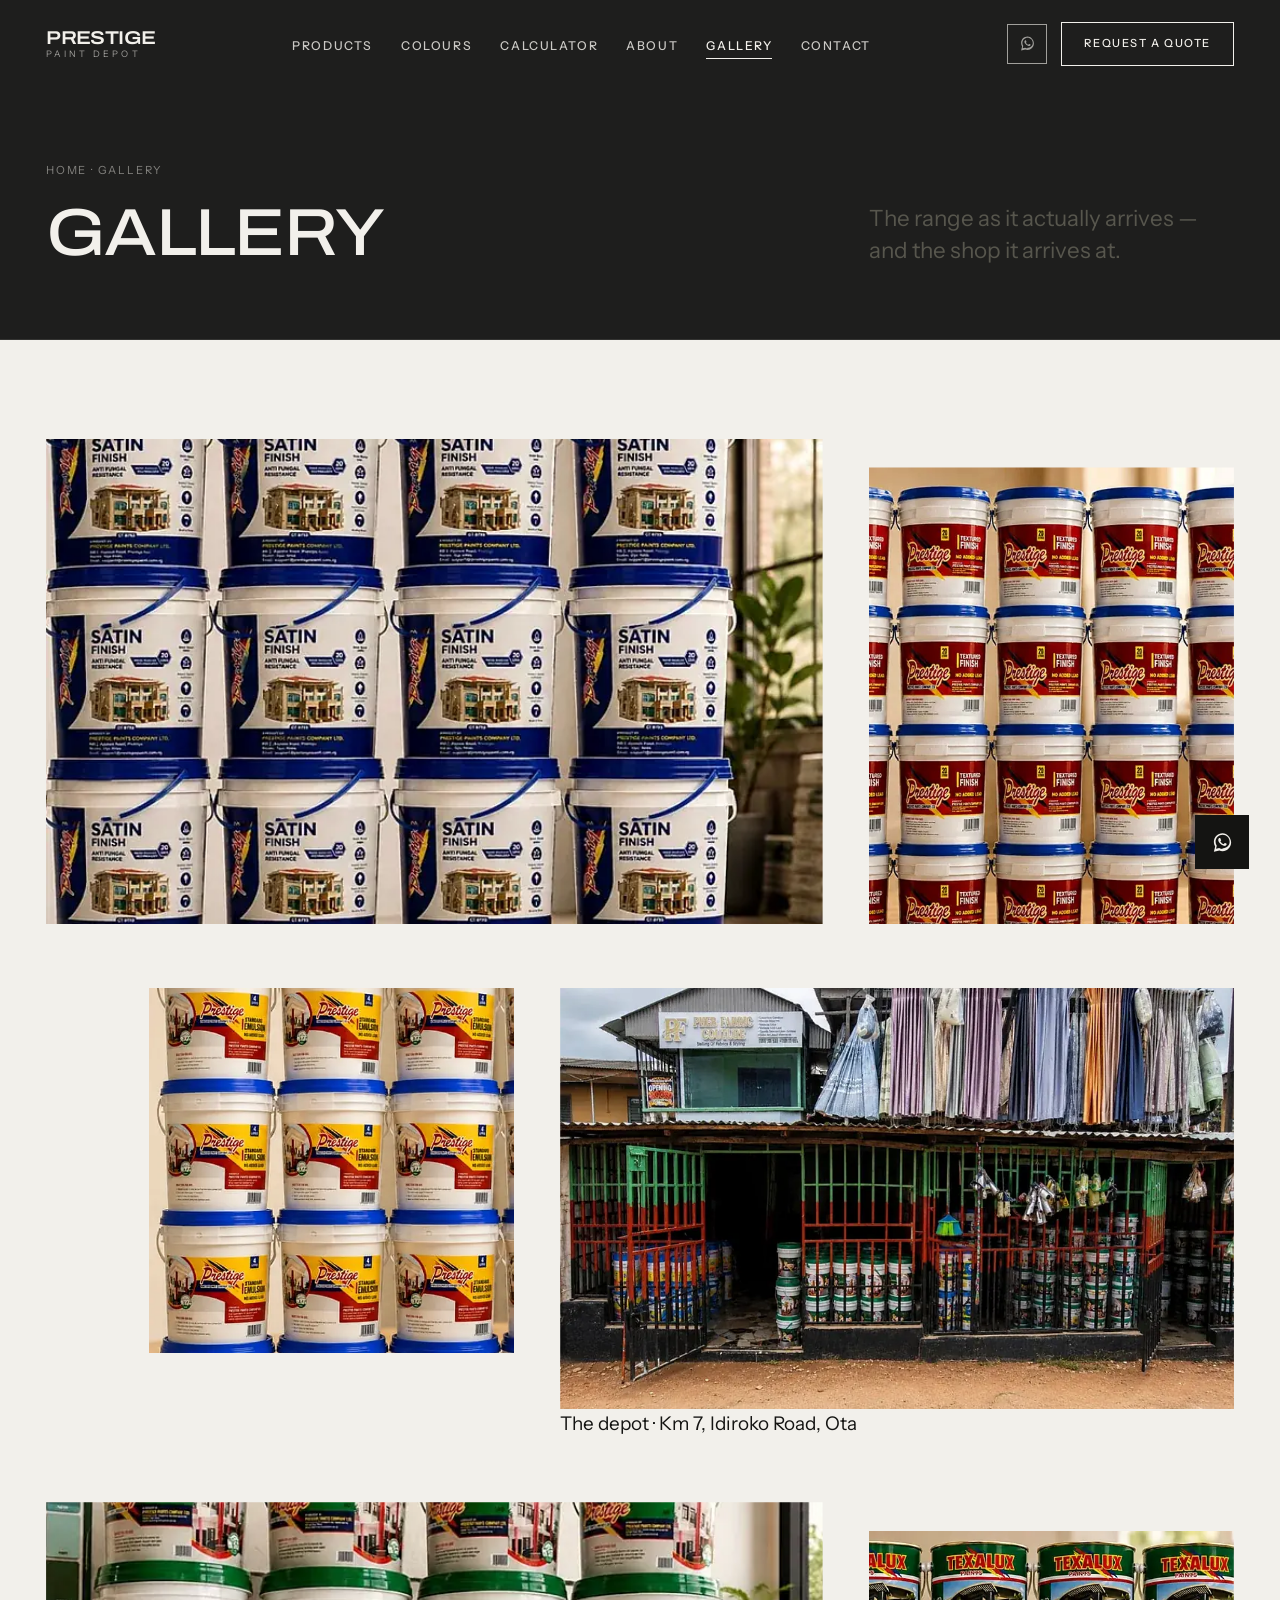
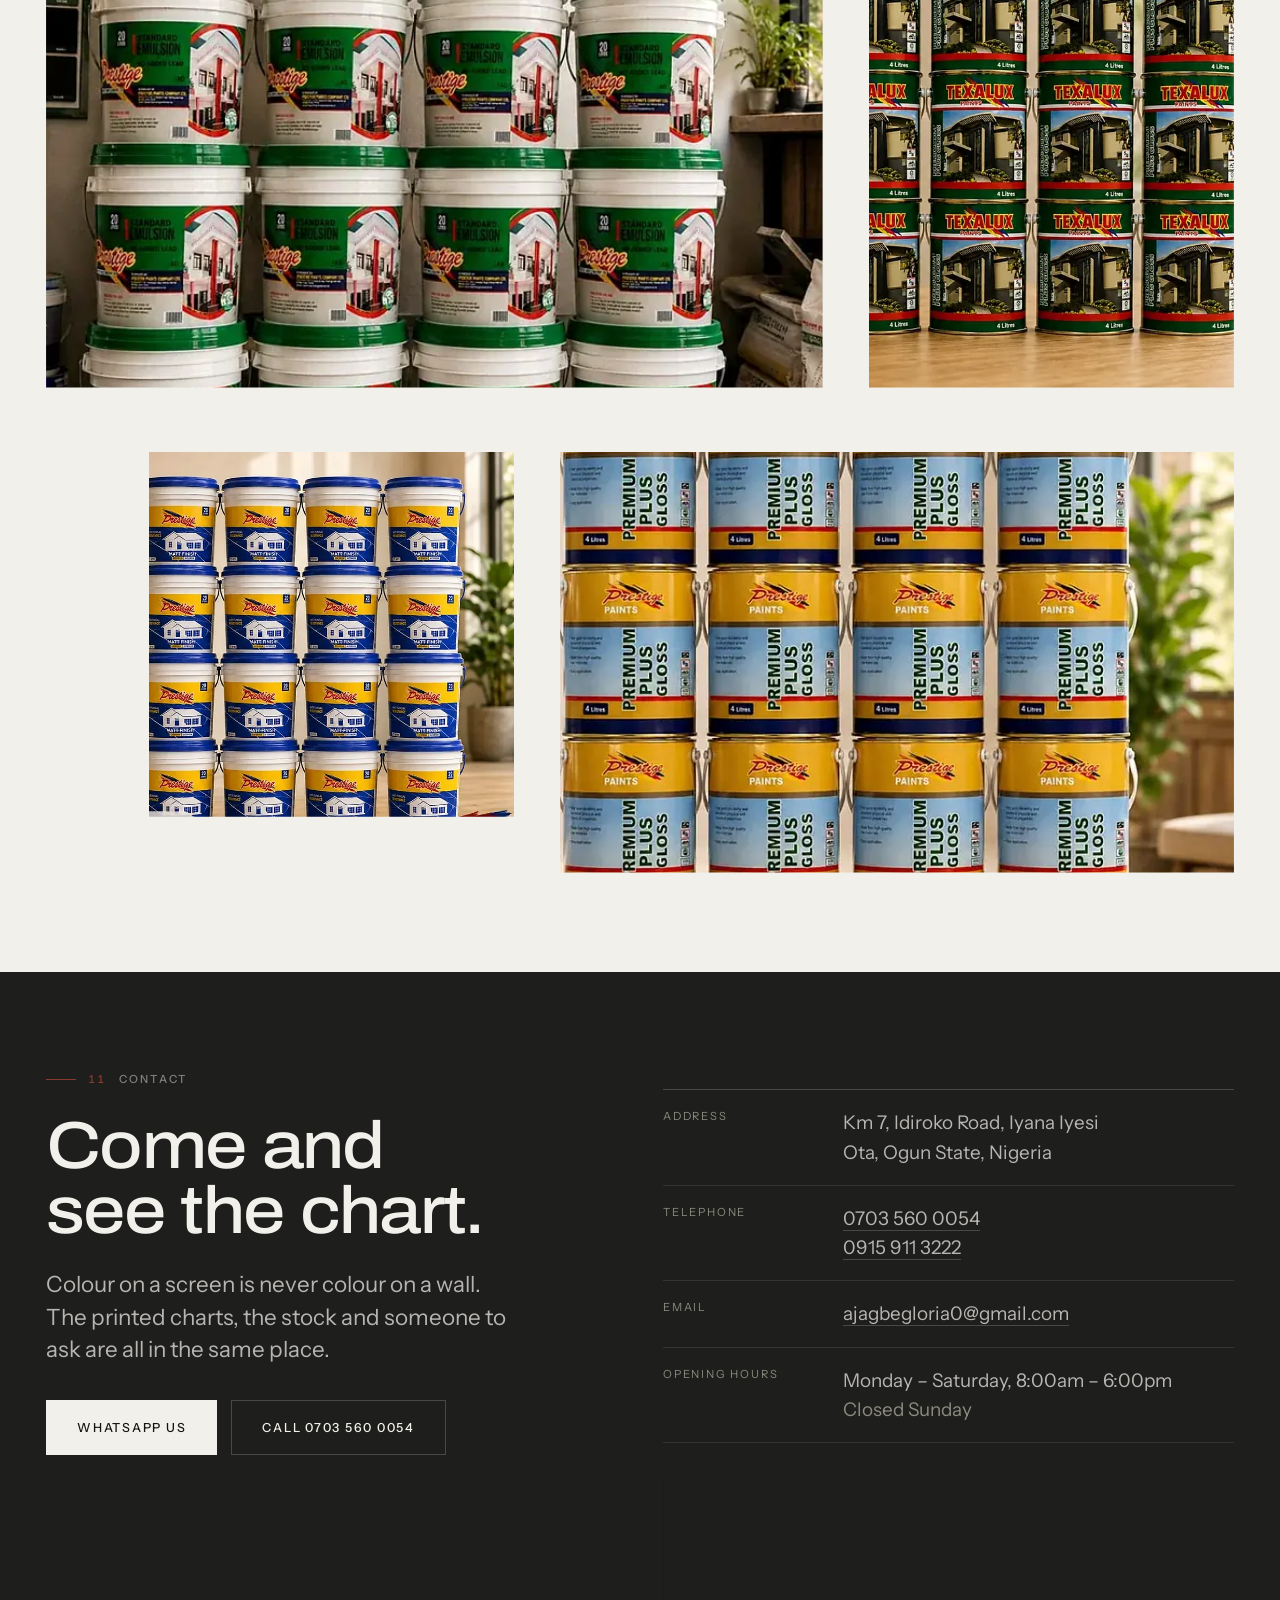
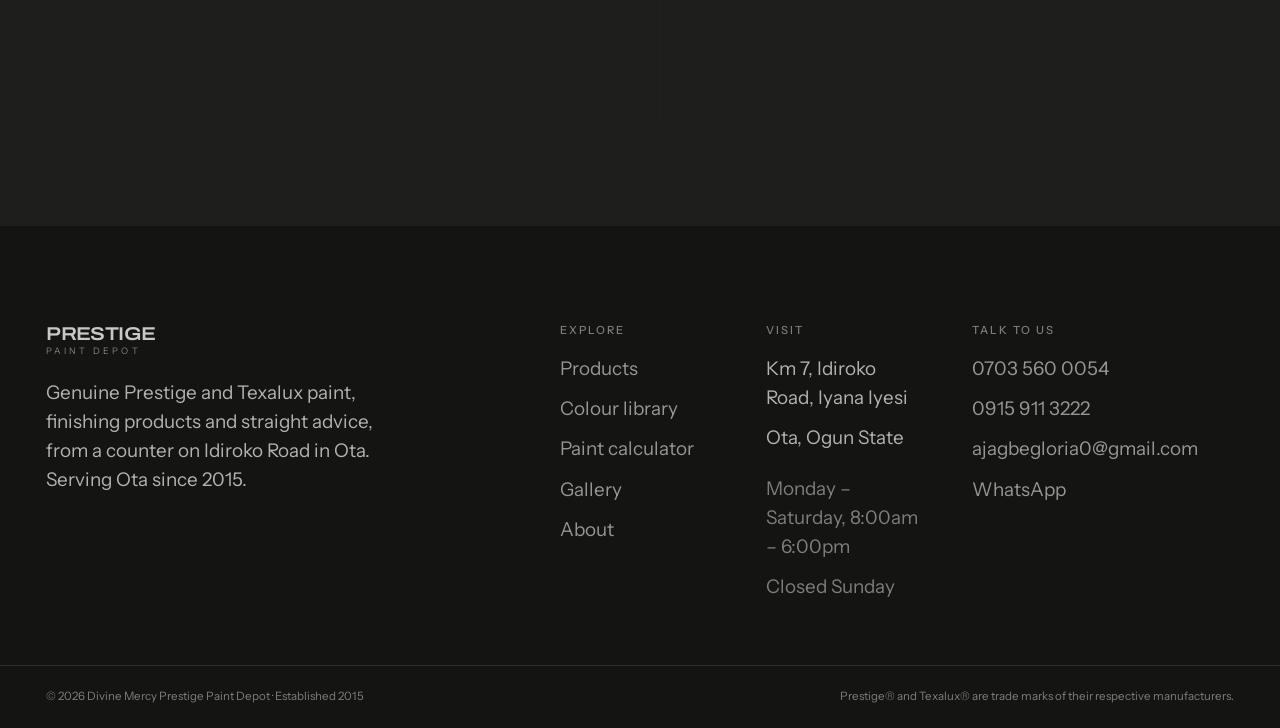
<file: gallery.html>
<!doctype html>
<html lang="en">
<head>
<meta charset="utf-8">
<meta name="viewport" content="width=device-width, initial-scale=1">
<title>Gallery — Prestige Paint Depot, Ota, Ogun State</title>
<meta name="description" content="Prestige and Texalux paint in stock at Prestige Paint Depot, Ota — and the shop on Idiroko Road.">
<meta name="robots" content="index, follow, max-image-preview:large">
<meta name="theme-color" content="#1e1e1d">
<meta name="geo.region" content="NG-OG">
<meta name="geo.placename" content="Ota, Ogun State">
<link rel="canonical" href="https://www.prestigepaintdepot.com/gallery.html">

<meta property="og:type" content="website">
<meta property="og:site_name" content="Prestige Paint Depot">
<meta property="og:url" content="https://www.prestigepaintdepot.com/gallery.html">
<meta property="og:title" content="Gallery — Prestige Paint Depot, Ota, Ogun State">
<meta property="og:description" content="Prestige and Texalux paint in stock at Prestige Paint Depot, Ota — and the shop on Idiroko Road.">
<meta property="og:image" content="https://www.prestigepaintdepot.com/assets/img/hero-stack-1400.jpg">
<meta name="twitter:card" content="summary_large_image">

<link rel="icon" type="image/svg+xml" href="assets/img/favicon/favicon.svg">
<link rel="icon" type="image/png" sizes="32x32" href="assets/img/favicon/favicon-32.png">
<link rel="apple-touch-icon" href="assets/img/favicon/apple-touch-icon.png">

<link rel="preload" href="assets/fonts/archivo-var.woff2" as="font" type="font/woff2" crossorigin>
<link rel="preload" href="assets/fonts/instrument-sans-400.woff2" as="font" type="font/woff2" crossorigin>
<link rel="stylesheet" href="assets/css/app.css">
<script type="application/ld+json">{"@context":"https://schema.org","@type":["HomeAndConstructionBusiness","Store"],"name":"Divine Mercy Prestige Paint Depot","alternateName":"Prestige Paint Depot","url":"https://www.prestigepaintdepot.com/","image":"https://www.prestigepaintdepot.com/assets/img/shopfront-1400.jpg","logo":"https://www.prestigepaintdepot.com/assets/img/favicon/apple-touch-icon.png","telephone":"+2347035600054","email":"ajagbegloria0@gmail.com","priceRange":"$$","foundingDate":"2015","address":{"@type":"PostalAddress","streetAddress":"Km 7, Idiroko Road, Iyana Iyesi","addressLocality":"Ota","addressRegion":"Ogun State","addressCountry":"NG"},"hasMap":"https://www.google.com/maps/dir/?api=1&destination=Km+7,+Idiroko+Road,+Iyana+Iyesi,+Ota,+Ogun+State,+Nigeria","openingHoursSpecification":[{"@type":"OpeningHoursSpecification","dayOfWeek":["Monday","Tuesday","Wednesday","Thursday","Friday","Saturday"],"opens":"08:00","closes":"18:00"}],"brand":[{"@type":"Brand","name":"Prestige"},{"@type":"Brand","name":"Texalux"}],"description":"Genuine Prestige and Texalux paints \u2014 emulsion, matt, satin, gloss and textured finishes \u2014 plus painting accessories, in Ota, Ogun State."}</script>
<!-- Google Analytics, carried over from the previous site -->
<script async src="https://www.googletagmanager.com/gtag/js?id=G-EFVQCXZWYG"></script>
<script>
  window.dataLayer = window.dataLayer || [];
  function gtag(){dataLayer.push(arguments);}
  gtag('js', new Date());
  gtag('config', 'G-EFVQCXZWYG');
</script>
</head>
<body>
<a class="skip" href="#main">Skip to content</a>

    <header class="masthead">
      <div class="shell masthead__inner">
        <a class="wordmark" href="index.html"><b>Prestige</b><span>Paint Depot</span></a>
        <nav aria-label="Primary"><ul class="nav"><li><a href="products.html">Products</a></li><li><a href="colours.html">Colours</a></li><li><a href="calculator.html">Calculator</a></li><li><a href="about.html">About</a></li><li><a href="gallery.html" aria-current="page">Gallery</a></li><li><a href="contact.html">Contact</a></li></ul></nav>
        <div class="masthead__actions">
          <a class="wa-link" href="https://wa.me/2347035600054?text=Hello%20Prestige%20Paint%20Depot%2C%20I%20have%20an%20enquiry."
             target="_blank" rel="noopener" aria-label="Chat with us on WhatsApp"><svg viewBox="0 0 32 32" aria-hidden="true"><path d="M16.02 3C9.4 3 4 8.4 4 15.02c0 2.36.66 4.56 1.8 6.44L4 29l7.7-1.76a12 12 0 004.32.8h.01C22.65 28.04 28 22.66 28 16.02 28 9.4 22.65 3 16.02 3zm0 22.1c-1.5 0-2.94-.4-4.2-1.15l-.3-.18-4.56 1.04 1.1-4.44-.2-.32a9.7 9.7 0 01-1.5-5.03c0-5.4 4.38-9.78 9.78-9.78 5.4 0 9.78 4.38 9.78 9.78 0 5.4-4.4 9.08-9.9 9.08zm5.4-7.32c-.3-.15-1.75-.87-2.02-.96-.27-.1-.47-.15-.66.15-.2.3-.76.96-.93 1.15-.17.2-.34.22-.63.08-.3-.15-1.25-.46-2.38-1.47-.88-.78-1.47-1.75-1.65-2.05-.17-.3-.02-.46.13-.6.13-.14.3-.34.44-.5.15-.18.2-.3.3-.5.1-.2.05-.38-.02-.53-.08-.15-.66-1.6-.9-2.2-.24-.57-.48-.5-.66-.5h-.56c-.2 0-.5.07-.77.37-.27.3-1 .98-1 2.4s1.03 2.78 1.17 2.97c.15.2 2.03 3.1 4.9 4.34.68.3 1.22.47 1.63.6.68.22 1.3.19 1.8.11.55-.08 1.75-.71 2-1.4.24-.68.24-1.27.17-1.4-.07-.13-.27-.2-.56-.35z"/></svg></a>
          <a class="btn" href="enquiry.html"><span>Request a Quote</span></a>
          <button class="menu-btn" type="button" aria-expanded="false" aria-controls="menu" aria-label="Menu">
            <i></i><i></i>
          </button>
        </div>
      </div>
    </header>

    <div class="menu" id="menu" aria-hidden="true">
      <div class="shell">
        <ul class="menu__list"><li><a href="products.html"><em>01</em>Products</a></li><li><a href="colours.html"><em>02</em>Colours</a></li><li><a href="calculator.html"><em>03</em>Calculator</a></li><li><a href="about.html"><em>04</em>About</a></li><li><a href="gallery.html"><em>05</em>Gallery</a></li><li><a href="contact.html"><em>06</em>Contact</a></li></ul>
      </div>
      <div class="shell">
        <div class="menu__foot">
          <a class="meta" href="tel:+2347035600054">0703 560 0054</a>
          <span class="meta">Km 7, Idiroko Road, Iyana Iyesi, Ota</span>
          <a class="btn btn--sm" href="enquiry.html"><span>Request a Quote</span></a>
        </div>
      </div>
    </div>
<main id="main">

    <section class="pagehead">
      <div class="shell pagehead__grid">
        <div>
          <p class="crumbs"><a href="index.html">Home</a> · Gallery</p>
          <h1>Gallery</h1>
        </div>
        <div><p class="lede">The range as it actually arrives — and the shop it
        arrives at.</p></div>
      </div>
    </section>

    <section class="band">
      <div class="shell">
        <div class="gal">
        <figure class="a reveal-img">
          <div class="wide"><picture class=""><source type="image/webp" srcset="assets/img/stack-satin-420.webp 420w, assets/img/stack-satin-720.webp 720w, assets/img/stack-satin-1100.webp 1100w" sizes="(max-width:900px) 92vw, 52vw"><img src="assets/img/stack-satin-1100.jpg" srcset="assets/img/stack-satin-420.jpg 420w, assets/img/stack-satin-720.jpg 720w, assets/img/stack-satin-1100.jpg 1100w" sizes="(max-width:900px) 92vw, 52vw" alt="Prestige Satin Finish 20 litre buckets stacked in warm window light" loading="lazy" decoding="async"></picture></div>
          
        </figure>
        <figure class="b reveal-img">
          <div class="tall"><picture class=""><source type="image/webp" srcset="assets/img/stack-texcote-420.webp 420w, assets/img/stack-texcote-720.webp 720w, assets/img/stack-texcote-1100.webp 1100w" sizes="(max-width:900px) 92vw, 52vw"><img src="assets/img/stack-texcote-1100.jpg" srcset="assets/img/stack-texcote-420.jpg 420w, assets/img/stack-texcote-720.jpg 720w, assets/img/stack-texcote-1100.jpg 1100w" sizes="(max-width:900px) 92vw, 52vw" alt="Prestige Texcote Textured Finish buckets stacked" loading="lazy" decoding="async"></picture></div>
          
        </figure>
        <figure class="c reveal-img">
          <div class="sq"><picture class=""><source type="image/webp" srcset="assets/img/stack-emulsion-4l-420.webp 420w, assets/img/stack-emulsion-4l-720.webp 720w, assets/img/stack-emulsion-4l-1100.webp 1100w" sizes="(max-width:900px) 92vw, 52vw"><img src="assets/img/stack-emulsion-4l-1100.jpg" srcset="assets/img/stack-emulsion-4l-420.jpg 420w, assets/img/stack-emulsion-4l-720.jpg 720w, assets/img/stack-emulsion-4l-1100.jpg 1100w" sizes="(max-width:900px) 92vw, 52vw" alt="Prestige Standard Emulsion 4 litre buckets stacked" loading="lazy" decoding="async"></picture></div>
          
        </figure>
        <figure class="d reveal-img">
          <div class="wide"><picture class=""><source type="image/webp" srcset="assets/img/shopfront-560.webp 560w, assets/img/shopfront-900.webp 900w, assets/img/shopfront-1400.webp 1400w" sizes="(max-width:900px) 92vw, 52vw"><img src="assets/img/shopfront-1400.jpg" srcset="assets/img/shopfront-560.jpg 560w, assets/img/shopfront-900.jpg 900w, assets/img/shopfront-1400.jpg 1400w" sizes="(max-width:900px) 92vw, 52vw" alt="The Prestige Paint Depot storefront on Idiroko Road, Ota" loading="lazy" decoding="async"></picture></div>
          <figcaption>The depot · Km 7, Idiroko Road, Ota</figcaption>
        </figure>
        <figure class="a reveal-img">
          <div class="wide"><picture class=""><source type="image/webp" srcset="assets/img/stack-emulsion-420.webp 420w, assets/img/stack-emulsion-720.webp 720w, assets/img/stack-emulsion-1100.webp 1100w" sizes="(max-width:900px) 92vw, 52vw"><img src="assets/img/stack-emulsion-1100.jpg" srcset="assets/img/stack-emulsion-420.jpg 420w, assets/img/stack-emulsion-720.jpg 720w, assets/img/stack-emulsion-1100.jpg 1100w" sizes="(max-width:900px) 92vw, 52vw" alt="Prestige Standard Emulsion 20 litre buckets stacked" loading="lazy" decoding="async"></picture></div>
          
        </figure>
        <figure class="b reveal-img">
          <div class="tall"><picture class=""><source type="image/webp" srcset="assets/img/stack-texalux-420.webp 420w, assets/img/stack-texalux-720.webp 720w, assets/img/stack-texalux-1100.webp 1100w" sizes="(max-width:900px) 92vw, 52vw"><img src="assets/img/stack-texalux-1100.jpg" srcset="assets/img/stack-texalux-420.jpg 420w, assets/img/stack-texalux-720.jpg 720w, assets/img/stack-texalux-1100.jpg 1100w" sizes="(max-width:900px) 92vw, 52vw" alt="Texalux Premium Gloss 4 litre tins stacked" loading="lazy" decoding="async"></picture></div>
          
        </figure>
        <figure class="c reveal-img">
          <div class="sq"><picture class=""><source type="image/webp" srcset="assets/img/stack-matt-420.webp 420w, assets/img/stack-matt-720.webp 720w, assets/img/stack-matt-1100.webp 1100w" sizes="(max-width:900px) 92vw, 52vw"><img src="assets/img/stack-matt-1100.jpg" srcset="assets/img/stack-matt-420.jpg 420w, assets/img/stack-matt-720.jpg 720w, assets/img/stack-matt-1100.jpg 1100w" sizes="(max-width:900px) 92vw, 52vw" alt="Prestige Matt Finish 20 litre buckets stacked" loading="lazy" decoding="async"></picture></div>
          
        </figure>
        <figure class="d reveal-img">
          <div class="wide"><picture class=""><source type="image/webp" srcset="assets/img/stack-gloss-420.webp 420w, assets/img/stack-gloss-720.webp 720w, assets/img/stack-gloss-1100.webp 1100w" sizes="(max-width:900px) 92vw, 52vw"><img src="assets/img/stack-gloss-1100.jpg" srcset="assets/img/stack-gloss-420.jpg 420w, assets/img/stack-gloss-720.jpg 720w, assets/img/stack-gloss-1100.jpg 1100w" sizes="(max-width:900px) 92vw, 52vw" alt="Prestige Premium Plus Gloss 4 litre tins stacked" loading="lazy" decoding="async"></picture></div>
          
        </figure></div>
      </div>
    </section>

    
    <section class="band on-dark" id="contact">
      <div class="shell">
        <div class="contact-grid">
          <div class="contact-grid__head">
            <p class="label reveal"><span class="label-num">11</span> Contact</p>
            <h2 class="d1 reveal" style="--d:60ms;margin-top:26px">Come and<br>see the chart.</h2>
            <p class="lede reveal" style="--d:120ms;margin-top:24px">
              Colour on a screen is never colour on a wall. The printed charts,
              the stock and someone to ask are all in the same place.
            </p>
            <div class="reveal" style="--d:180ms;display:flex;gap:14px;flex-wrap:wrap;margin-top:34px">
              <a class="btn" href="https://wa.me/2347035600054?text=Hello%20Prestige%20Paint%20Depot%2C%20I%20have%20an%20enquiry." target="_blank" rel="noopener"><span>WhatsApp us</span></a>
              <a class="btn btn--ghost" href="tel:+2347035600054"><span>Call 0703 560 0054</span></a>
            </div>
          </div>
          <div class="contact-grid__body">
            <dl class="dl-rows reveal">
              <div><dt>Address</dt><dd>Km 7, Idiroko Road, Iyana Iyesi<br>Ota, Ogun State, Nigeria</dd></div>
              <div><dt>Telephone</dt><dd><a href="tel:+2347035600054">0703 560 0054</a><br><a href="tel:+2349159113222">0915 911 3222</a></dd></div>
              <div><dt>Email</dt><dd><a href="mailto:ajagbegloria0@gmail.com">ajagbegloria0@gmail.com</a></dd></div>
              <div><dt>Opening hours</dt><dd>Monday – Saturday, 8:00am – 6:00pm<br><span style="color:var(--ink-3)">Closed Sunday</span></dd></div>
            </dl>
            <div class="map reveal" style="--d:100ms;margin-top:34px">
              <iframe title="Map to Divine Mercy Prestige Paint Depot, Km 7, Idiroko Road, Iyana Iyesi, Ota"
                src="https://www.google.com/maps?q=Km+7,+Idiroko+Road,+Iyana+Iyesi,+Ota,+Ogun+State,+Nigeria&output=embed"
                loading="lazy" referrerpolicy="no-referrer-when-downgrade"></iframe>
            </div>
          </div>
        </div>
      </div>
    </section>
    
</main>

    <footer class="footer">
      <div class="shell footer__top">
        <div class="footer__brand">
          <a class="wordmark" href="index.html"><b>Prestige</b><span>Paint Depot</span></a>
          <p style="margin-top:22px;max-width:34ch;color:var(--on-dark-2)">
            Genuine Prestige and Texalux paint, finishing products and straight
            advice, from a counter on Idiroko Road in Ota. Serving Ota since
            2015.
          </p>
        </div>
        <div class="footer__col">
          <h4>Explore</h4>
          <ul>
            <li><a href="products.html">Products</a></li>
            <li><a href="colours.html">Colour library</a></li>
            <li><a href="calculator.html">Paint calculator</a></li>
            <li><a href="gallery.html">Gallery</a></li>
            <li><a href="about.html">About</a></li>
          </ul>
        </div>
        <div class="footer__col">
          <h4>Visit</h4>
          <ul>
            <li>Km 7, Idiroko Road, Iyana Iyesi</li>
            <li>Ota, Ogun State</li>
            <li style="margin-top:10px;color:var(--on-dark-3)">Monday – Saturday, 8:00am – 6:00pm</li>
            <li style="color:var(--on-dark-3)">Closed Sunday</li>
          </ul>
        </div>
        <div class="footer__col">
          <h4>Talk to us</h4>
          <ul>
            <li><a href="tel:+2347035600054">0703 560 0054</a></li>
            <li><a href="tel:+2349159113222">0915 911 3222</a></li>
            <li><a href="mailto:ajagbegloria0@gmail.com">ajagbegloria0@gmail.com</a></li>
            <li><a href="https://wa.me/2347035600054?text=Hello%20Prestige%20Paint%20Depot%2C%20I%20have%20an%20enquiry." target="_blank" rel="noopener">WhatsApp</a></li>
          </ul>
        </div>
      </div>
      <div class="shell footer__bottom">
        <span>© <span data-year>2026</span> Divine Mercy Prestige Paint Depot · Established 2015</span>
        <span>Prestige® and Texalux® are trade marks of their respective manufacturers.</span>
      </div>
    </footer>
<a class="wa-float" href="https://wa.me/2347035600054?text=Hello%20Prestige%20Paint%20Depot%2C%20I%20have%20an%20enquiry."
   target="_blank" rel="noopener" aria-label="Chat with us on WhatsApp"><svg viewBox="0 0 32 32" aria-hidden="true"><path d="M16.02 3C9.4 3 4 8.4 4 15.02c0 2.36.66 4.56 1.8 6.44L4 29l7.7-1.76a12 12 0 004.32.8h.01C22.65 28.04 28 22.66 28 16.02 28 9.4 22.65 3 16.02 3zm0 22.1c-1.5 0-2.94-.4-4.2-1.15l-.3-.18-4.56 1.04 1.1-4.44-.2-.32a9.7 9.7 0 01-1.5-5.03c0-5.4 4.38-9.78 9.78-9.78 5.4 0 9.78 4.38 9.78 9.78 0 5.4-4.4 9.08-9.9 9.08zm5.4-7.32c-.3-.15-1.75-.87-2.02-.96-.27-.1-.47-.15-.66.15-.2.3-.76.96-.93 1.15-.17.2-.34.22-.63.08-.3-.15-1.25-.46-2.38-1.47-.88-.78-1.47-1.75-1.65-2.05-.17-.3-.02-.46.13-.6.13-.14.3-.34.44-.5.15-.18.2-.3.3-.5.1-.2.05-.38-.02-.53-.08-.15-.66-1.6-.9-2.2-.24-.57-.48-.5-.66-.5h-.56c-.2 0-.5.07-.77.37-.27.3-1 .98-1 2.4s1.03 2.78 1.17 2.97c.15.2 2.03 3.1 4.9 4.34.68.3 1.22.47 1.63.6.68.22 1.3.19 1.8.11.55-.08 1.75-.71 2-1.4.24-.68.24-1.27.17-1.4-.07-.13-.27-.2-.56-.35z"/></svg></a>
<script src="assets/js/app.js" defer></script>

</body>
</html>
</file>
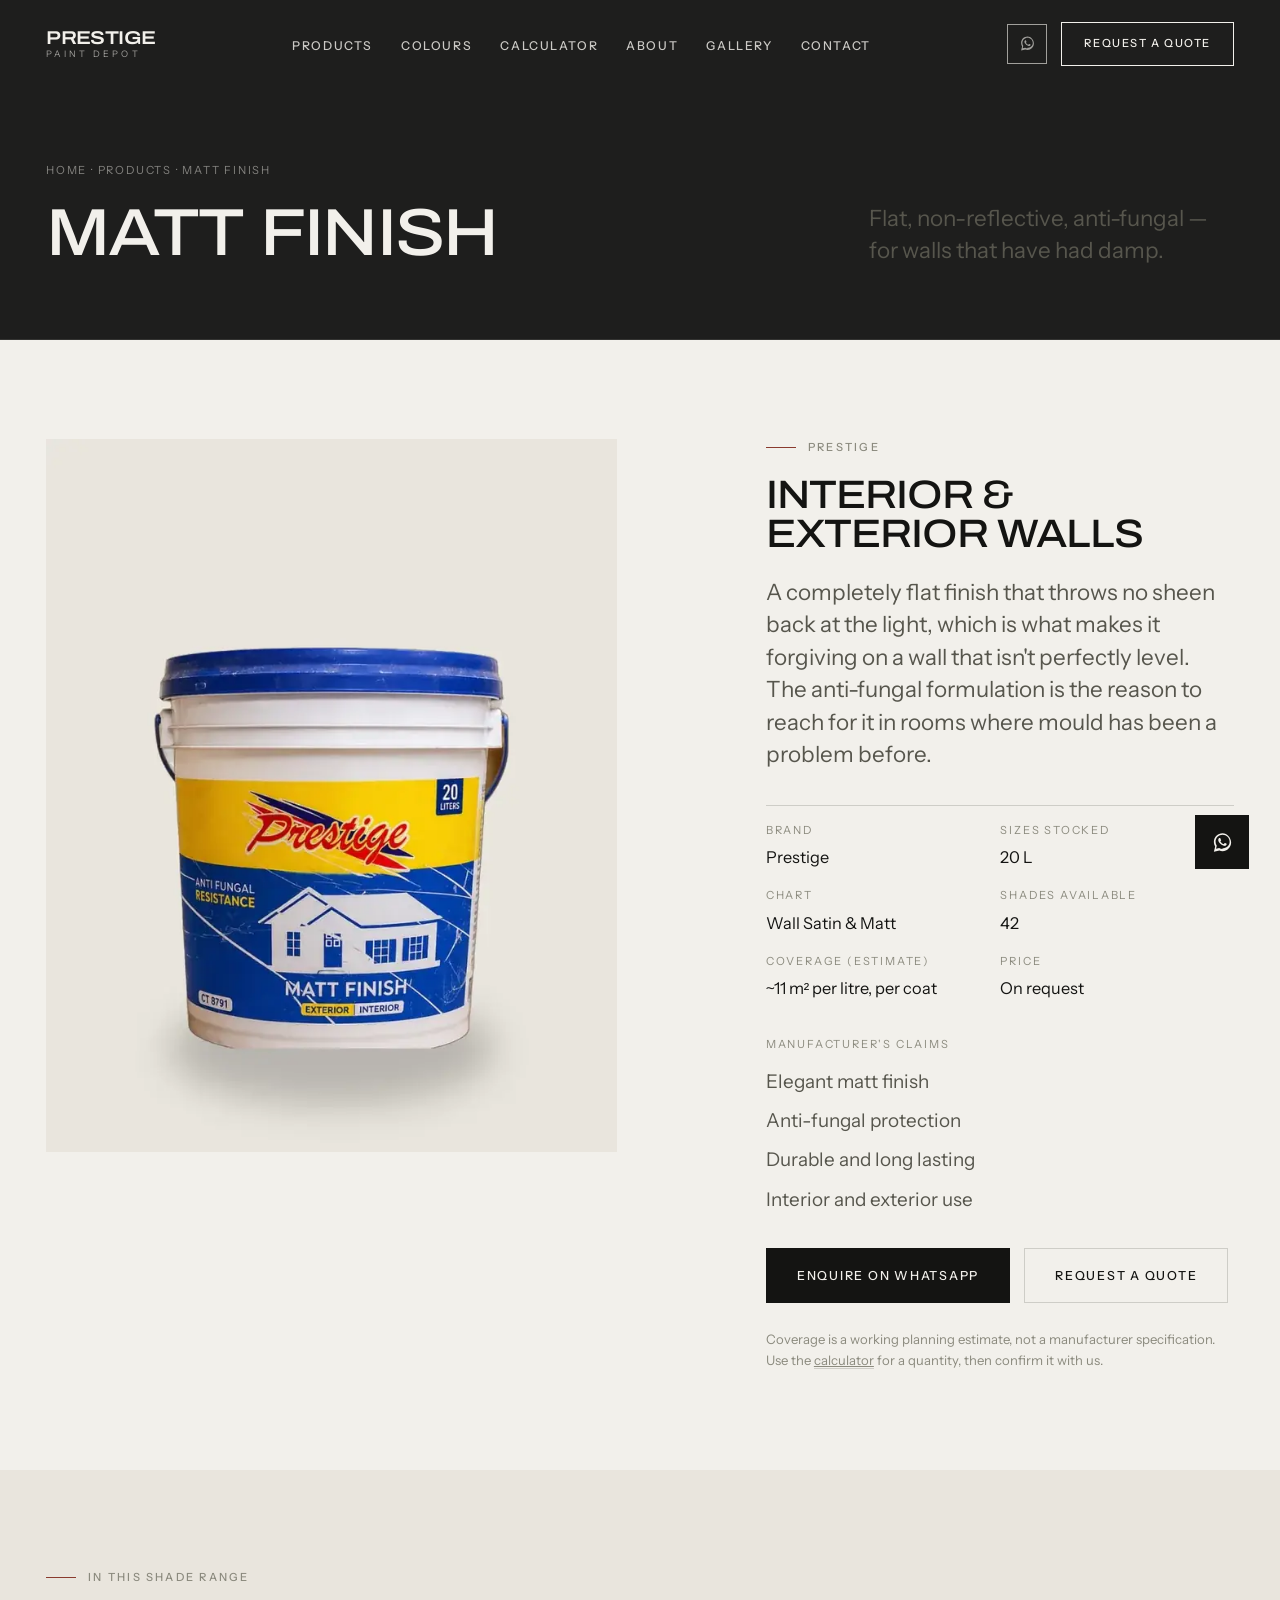
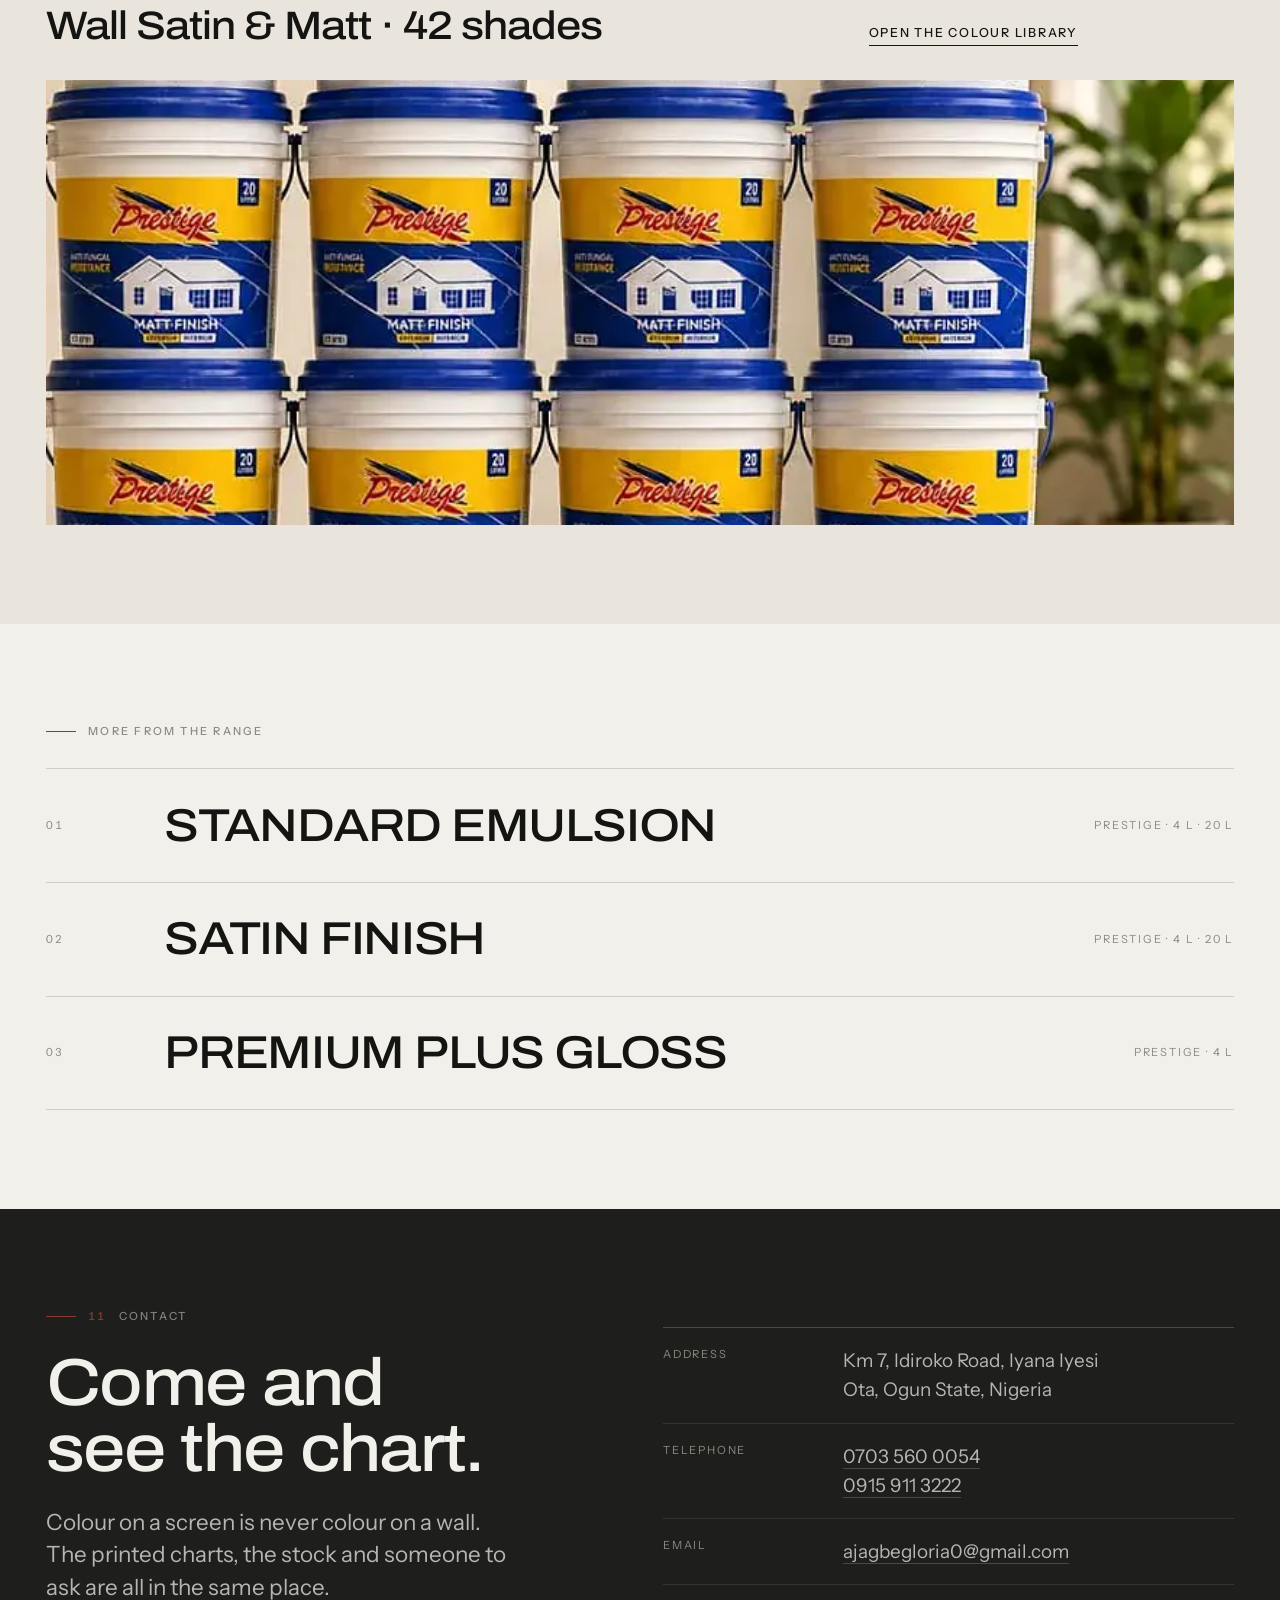
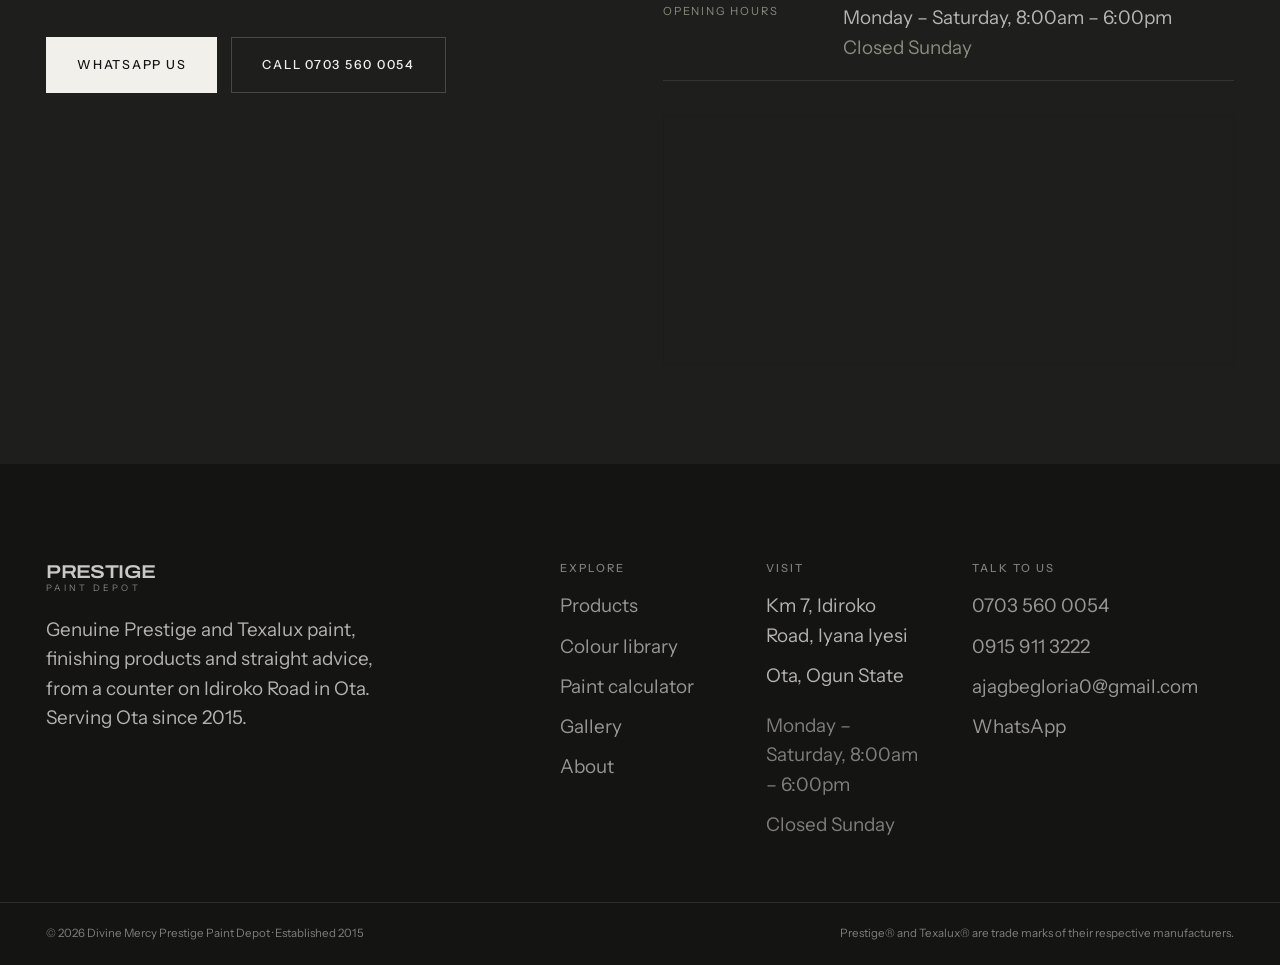
<file: product-matt-finish.html>
<!doctype html>
<html lang="en">
<head>
<meta charset="utf-8">
<meta name="viewport" content="width=device-width, initial-scale=1">
<title>Prestige Matt Finish — 20 L | Prestige Paint Depot, Ota</title>
<meta name="description" content="Prestige Matt Finish: Flat, non-reflective, anti-fungal — for walls that have had damp. Available in 20 L from Prestige Paint Depot, Ota, Ogun State.">
<meta name="robots" content="index, follow, max-image-preview:large">
<meta name="theme-color" content="#1e1e1d">
<meta name="geo.region" content="NG-OG">
<meta name="geo.placename" content="Ota, Ogun State">
<link rel="canonical" href="https://www.prestigepaintdepot.com/product-matt-finish.html">

<meta property="og:type" content="website">
<meta property="og:site_name" content="Prestige Paint Depot">
<meta property="og:url" content="https://www.prestigepaintdepot.com/product-matt-finish.html">
<meta property="og:title" content="Prestige Matt Finish — 20 L | Prestige Paint Depot, Ota">
<meta property="og:description" content="Prestige Matt Finish: Flat, non-reflective, anti-fungal — for walls that have had damp. Available in 20 L from Prestige Paint Depot, Ota, Ogun State.">
<meta property="og:image" content="https://www.prestigepaintdepot.com/assets/img/hero-stack-1400.jpg">
<meta name="twitter:card" content="summary_large_image">

<link rel="icon" type="image/svg+xml" href="assets/img/favicon/favicon.svg">
<link rel="icon" type="image/png" sizes="32x32" href="assets/img/favicon/favicon-32.png">
<link rel="apple-touch-icon" href="assets/img/favicon/apple-touch-icon.png">

<link rel="preload" href="assets/fonts/archivo-var.woff2" as="font" type="font/woff2" crossorigin>
<link rel="preload" href="assets/fonts/instrument-sans-400.woff2" as="font" type="font/woff2" crossorigin>
<link rel="stylesheet" href="assets/css/app.css">
<script type="application/ld+json">{"@context":"https://schema.org","@type":["HomeAndConstructionBusiness","Store"],"name":"Divine Mercy Prestige Paint Depot","alternateName":"Prestige Paint Depot","url":"https://www.prestigepaintdepot.com/","image":"https://www.prestigepaintdepot.com/assets/img/shopfront-1400.jpg","logo":"https://www.prestigepaintdepot.com/assets/img/favicon/apple-touch-icon.png","telephone":"+2347035600054","email":"ajagbegloria0@gmail.com","priceRange":"$$","foundingDate":"2015","address":{"@type":"PostalAddress","streetAddress":"Km 7, Idiroko Road, Iyana Iyesi","addressLocality":"Ota","addressRegion":"Ogun State","addressCountry":"NG"},"hasMap":"https://www.google.com/maps/dir/?api=1&destination=Km+7,+Idiroko+Road,+Iyana+Iyesi,+Ota,+Ogun+State,+Nigeria","openingHoursSpecification":[{"@type":"OpeningHoursSpecification","dayOfWeek":["Monday","Tuesday","Wednesday","Thursday","Friday","Saturday"],"opens":"08:00","closes":"18:00"}],"brand":[{"@type":"Brand","name":"Prestige"},{"@type":"Brand","name":"Texalux"}],"description":"Genuine Prestige and Texalux paints \u2014 emulsion, matt, satin, gloss and textured finishes \u2014 plus painting accessories, in Ota, Ogun State."}</script>
<script type="application/ld+json">{"@context":"https://schema.org","@type":"Product","name":"Prestige Matt Finish","brand":{"@type":"Brand","name":"Prestige"},"category":"Paint","description":"Flat, non-reflective, anti-fungal \u2014 for walls that have had damp.","image":"https://www.prestigepaintdepot.com/assets/img/product-matt-bone-1000.jpg","offers":{"@type":"Offer","availability":"https://schema.org/InStock","priceCurrency":"NGN","url":"https://www.prestigepaintdepot.com/product-matt-finish.html","seller":{"@type":"Organization","name":"Divine Mercy Prestige Paint Depot"}}}</script>
<script type="application/ld+json">{"@context":"https://schema.org","@type":"BreadcrumbList","itemListElement":[{"@type":"ListItem","position":1,"name":"Home","item":"https://www.prestigepaintdepot.com/"},{"@type":"ListItem","position":2,"name":"Products","item":"https://www.prestigepaintdepot.com/products.html"},{"@type":"ListItem","position":3,"name":"Matt Finish"}]}</script>
<!-- Google Analytics, carried over from the previous site -->
<script async src="https://www.googletagmanager.com/gtag/js?id=G-EFVQCXZWYG"></script>
<script>
  window.dataLayer = window.dataLayer || [];
  function gtag(){dataLayer.push(arguments);}
  gtag('js', new Date());
  gtag('config', 'G-EFVQCXZWYG');
</script>
</head>
<body>
<a class="skip" href="#main">Skip to content</a>

    <header class="masthead">
      <div class="shell masthead__inner">
        <a class="wordmark" href="index.html"><b>Prestige</b><span>Paint Depot</span></a>
        <nav aria-label="Primary"><ul class="nav"><li><a href="products.html">Products</a></li><li><a href="colours.html">Colours</a></li><li><a href="calculator.html">Calculator</a></li><li><a href="about.html">About</a></li><li><a href="gallery.html">Gallery</a></li><li><a href="contact.html">Contact</a></li></ul></nav>
        <div class="masthead__actions">
          <a class="wa-link" href="https://wa.me/2347035600054?text=Hello%20Prestige%20Paint%20Depot%2C%20I%20have%20an%20enquiry."
             target="_blank" rel="noopener" aria-label="Chat with us on WhatsApp"><svg viewBox="0 0 32 32" aria-hidden="true"><path d="M16.02 3C9.4 3 4 8.4 4 15.02c0 2.36.66 4.56 1.8 6.44L4 29l7.7-1.76a12 12 0 004.32.8h.01C22.65 28.04 28 22.66 28 16.02 28 9.4 22.65 3 16.02 3zm0 22.1c-1.5 0-2.94-.4-4.2-1.15l-.3-.18-4.56 1.04 1.1-4.44-.2-.32a9.7 9.7 0 01-1.5-5.03c0-5.4 4.38-9.78 9.78-9.78 5.4 0 9.78 4.38 9.78 9.78 0 5.4-4.4 9.08-9.9 9.08zm5.4-7.32c-.3-.15-1.75-.87-2.02-.96-.27-.1-.47-.15-.66.15-.2.3-.76.96-.93 1.15-.17.2-.34.22-.63.08-.3-.15-1.25-.46-2.38-1.47-.88-.78-1.47-1.75-1.65-2.05-.17-.3-.02-.46.13-.6.13-.14.3-.34.44-.5.15-.18.2-.3.3-.5.1-.2.05-.38-.02-.53-.08-.15-.66-1.6-.9-2.2-.24-.57-.48-.5-.66-.5h-.56c-.2 0-.5.07-.77.37-.27.3-1 .98-1 2.4s1.03 2.78 1.17 2.97c.15.2 2.03 3.1 4.9 4.34.68.3 1.22.47 1.63.6.68.22 1.3.19 1.8.11.55-.08 1.75-.71 2-1.4.24-.68.24-1.27.17-1.4-.07-.13-.27-.2-.56-.35z"/></svg></a>
          <a class="btn" href="enquiry.html"><span>Request a Quote</span></a>
          <button class="menu-btn" type="button" aria-expanded="false" aria-controls="menu" aria-label="Menu">
            <i></i><i></i>
          </button>
        </div>
      </div>
    </header>

    <div class="menu" id="menu" aria-hidden="true">
      <div class="shell">
        <ul class="menu__list"><li><a href="products.html"><em>01</em>Products</a></li><li><a href="colours.html"><em>02</em>Colours</a></li><li><a href="calculator.html"><em>03</em>Calculator</a></li><li><a href="about.html"><em>04</em>About</a></li><li><a href="gallery.html"><em>05</em>Gallery</a></li><li><a href="contact.html"><em>06</em>Contact</a></li></ul>
      </div>
      <div class="shell">
        <div class="menu__foot">
          <a class="meta" href="tel:+2347035600054">0703 560 0054</a>
          <span class="meta">Km 7, Idiroko Road, Iyana Iyesi, Ota</span>
          <a class="btn btn--sm" href="enquiry.html"><span>Request a Quote</span></a>
        </div>
      </div>
    </div>
<main id="main">

    <section class="pagehead">
      <div class="shell pagehead__grid">
        <div>
          <p class="crumbs"><a href="index.html">Home</a> · <a href="products.html">Products</a> · Matt Finish</p>
          <h1>Matt Finish</h1>
        </div>
        <div><p class="lede">Flat, non-reflective, anti-fungal — for walls that have had damp.</p></div>
      </div>
    </section>

    <section class="band">
      <div class="shell grid" style="row-gap:44px;align-items:start">
        <div style="grid-column:1/7" class="reveal-img">
          <picture class=""><source type="image/webp" srcset="assets/img/product-matt-bone-440.webp 440w, assets/img/product-matt-bone-700.webp 700w, assets/img/product-matt-bone-1000.webp 1000w" sizes="(max-width:900px) 92vw, 46vw"><img src="assets/img/product-matt-bone-1000.jpg" srcset="assets/img/product-matt-bone-440.jpg 440w, assets/img/product-matt-bone-700.jpg 700w, assets/img/product-matt-bone-1000.jpg 1000w" sizes="(max-width:900px) 92vw, 46vw" alt="Prestige Matt Finish, 20 L" loading="eager" decoding="async" width="1100" height="1375"></picture>
        </div>
        <div style="grid-column:8/13">
          <p class="label reveal">Prestige</p>
          <h2 class="d2 reveal" style="--d:60ms;margin-top:20px;text-transform:uppercase">Interior & exterior walls</h2>
          <p class="lede reveal" style="--d:100ms;margin-top:22px">A completely flat finish that throws no sheen back at the light, which is what makes it forgiving on a wall that isn't perfectly level. The anti-fungal formulation is the reason to reach for it in rooms where mould has been a problem before.</p>

          <dl class="spec reveal" style="--d:140ms">
            <div><dt>Brand</dt><dd>Prestige</dd></div>
            <div><dt>Sizes stocked</dt><dd>20 L</dd></div>
            <div><dt>Chart</dt><dd>Wall Satin & Matt</dd></div>
            <div><dt>Shades available</dt><dd>42</dd></div>
            <div><dt>Coverage (estimate)</dt><dd>~11 m² per litre, per coat</dd></div>
            <div><dt>Price</dt><dd>On request</dd></div>
          </dl>

          <div class="reveal" style="--d:180ms;margin-top:34px">
            <p class="meta" style="margin-bottom:14px">Manufacturer's claims</p>
            <ul style="list-style:none;padding:0;margin:0;display:grid;gap:10px;color:var(--ink-2)"><li>Elegant matt finish</li><li>Anti-fungal protection</li><li>Durable and long lasting</li><li>Interior and exterior use</li></ul>
          </div>

          <div class="camp__actions reveal" style="--d:220ms">
            <a class="btn" href="https://wa.me/2347035600054?text=Hello%20Prestige%20Paint%20Depot%2C%20please%20send%20me%20the%20price%20and%20availability%20for%20Prestige%20Matt%20Finish%20%2820%20L%29."
               target="_blank" rel="noopener"><span>Enquire on WhatsApp</span></a>
            <a class="btn btn--ghost" href="enquiry.html"><span>Request a quote</span></a>
          </div>

          <p class="meta" style="margin-top:26px;text-transform:none;letter-spacing:0;font-size:.82rem;line-height:1.6;max-width:52ch">
            Coverage is a working planning estimate, not a manufacturer
            specification. Use the <a href="calculator.html" style="border-bottom:1px solid var(--line)">calculator</a>
            for a quantity, then confirm it with us.
          </p>
        </div>
      </div>
    </section>

    <section class="band on-bone">
      <div class="shell">
        <div class="grid" style="align-items:end;margin-bottom:34px">
          <div style="grid-column:1/8">
            <p class="label">In this shade range</p>
            <h2 class="d2" style="margin-top:20px">Wall Satin & Matt · 42 shades</h2>
          </div>
          <div style="grid-column:9/13"><a class="tlink" href="colours.html">Open the colour library</a></div>
        </div>
        <div class="reveal-img"><div class="strip"><picture class=""><source type="image/webp" srcset="assets/img/stack-matt-420.webp 420w, assets/img/stack-matt-720.webp 720w, assets/img/stack-matt-1100.webp 1100w" sizes="92vw"><img src="assets/img/stack-matt-1100.jpg" srcset="assets/img/stack-matt-420.jpg 420w, assets/img/stack-matt-720.jpg 720w, assets/img/stack-matt-1100.jpg 1100w" sizes="92vw" alt="Matt Finish stacked at the depot" loading="lazy" decoding="async"></picture></div></div>
      </div>
    </section>

    <section class="band">
      <div class="shell">
        <p class="label" style="margin-bottom:28px">More from the range</p>
        <div class="cats">
        <a class="cat" href="product-standard-emulsion.html">
          <span class="cat__num">01</span>
          <span class="cat__name">Standard Emulsion</span>
          <span class="cat__meta">Prestige · 4 L · 20 L</span>
        </a>
        <a class="cat" href="product-satin-finish.html">
          <span class="cat__num">02</span>
          <span class="cat__name">Satin Finish</span>
          <span class="cat__meta">Prestige · 4 L · 20 L</span>
        </a>
        <a class="cat" href="product-premium-plus-gloss.html">
          <span class="cat__num">03</span>
          <span class="cat__name">Premium Plus Gloss</span>
          <span class="cat__meta">Prestige · 4 L</span>
        </a></div>
      </div>
    </section>

    
    <section class="band on-dark" id="contact">
      <div class="shell">
        <div class="contact-grid">
          <div class="contact-grid__head">
            <p class="label reveal"><span class="label-num">11</span> Contact</p>
            <h2 class="d1 reveal" style="--d:60ms;margin-top:26px">Come and<br>see the chart.</h2>
            <p class="lede reveal" style="--d:120ms;margin-top:24px">
              Colour on a screen is never colour on a wall. The printed charts,
              the stock and someone to ask are all in the same place.
            </p>
            <div class="reveal" style="--d:180ms;display:flex;gap:14px;flex-wrap:wrap;margin-top:34px">
              <a class="btn" href="https://wa.me/2347035600054?text=Hello%20Prestige%20Paint%20Depot%2C%20I%20have%20an%20enquiry." target="_blank" rel="noopener"><span>WhatsApp us</span></a>
              <a class="btn btn--ghost" href="tel:+2347035600054"><span>Call 0703 560 0054</span></a>
            </div>
          </div>
          <div class="contact-grid__body">
            <dl class="dl-rows reveal">
              <div><dt>Address</dt><dd>Km 7, Idiroko Road, Iyana Iyesi<br>Ota, Ogun State, Nigeria</dd></div>
              <div><dt>Telephone</dt><dd><a href="tel:+2347035600054">0703 560 0054</a><br><a href="tel:+2349159113222">0915 911 3222</a></dd></div>
              <div><dt>Email</dt><dd><a href="mailto:ajagbegloria0@gmail.com">ajagbegloria0@gmail.com</a></dd></div>
              <div><dt>Opening hours</dt><dd>Monday – Saturday, 8:00am – 6:00pm<br><span style="color:var(--ink-3)">Closed Sunday</span></dd></div>
            </dl>
            <div class="map reveal" style="--d:100ms;margin-top:34px">
              <iframe title="Map to Divine Mercy Prestige Paint Depot, Km 7, Idiroko Road, Iyana Iyesi, Ota"
                src="https://www.google.com/maps?q=Km+7,+Idiroko+Road,+Iyana+Iyesi,+Ota,+Ogun+State,+Nigeria&output=embed"
                loading="lazy" referrerpolicy="no-referrer-when-downgrade"></iframe>
            </div>
          </div>
        </div>
      </div>
    </section>
    
</main>

    <footer class="footer">
      <div class="shell footer__top">
        <div class="footer__brand">
          <a class="wordmark" href="index.html"><b>Prestige</b><span>Paint Depot</span></a>
          <p style="margin-top:22px;max-width:34ch;color:var(--on-dark-2)">
            Genuine Prestige and Texalux paint, finishing products and straight
            advice, from a counter on Idiroko Road in Ota. Serving Ota since
            2015.
          </p>
        </div>
        <div class="footer__col">
          <h4>Explore</h4>
          <ul>
            <li><a href="products.html">Products</a></li>
            <li><a href="colours.html">Colour library</a></li>
            <li><a href="calculator.html">Paint calculator</a></li>
            <li><a href="gallery.html">Gallery</a></li>
            <li><a href="about.html">About</a></li>
          </ul>
        </div>
        <div class="footer__col">
          <h4>Visit</h4>
          <ul>
            <li>Km 7, Idiroko Road, Iyana Iyesi</li>
            <li>Ota, Ogun State</li>
            <li style="margin-top:10px;color:var(--on-dark-3)">Monday – Saturday, 8:00am – 6:00pm</li>
            <li style="color:var(--on-dark-3)">Closed Sunday</li>
          </ul>
        </div>
        <div class="footer__col">
          <h4>Talk to us</h4>
          <ul>
            <li><a href="tel:+2347035600054">0703 560 0054</a></li>
            <li><a href="tel:+2349159113222">0915 911 3222</a></li>
            <li><a href="mailto:ajagbegloria0@gmail.com">ajagbegloria0@gmail.com</a></li>
            <li><a href="https://wa.me/2347035600054?text=Hello%20Prestige%20Paint%20Depot%2C%20I%20have%20an%20enquiry." target="_blank" rel="noopener">WhatsApp</a></li>
          </ul>
        </div>
      </div>
      <div class="shell footer__bottom">
        <span>© <span data-year>2026</span> Divine Mercy Prestige Paint Depot · Established 2015</span>
        <span>Prestige® and Texalux® are trade marks of their respective manufacturers.</span>
      </div>
    </footer>
<a class="wa-float" href="https://wa.me/2347035600054?text=Hello%20Prestige%20Paint%20Depot%2C%20I%20have%20an%20enquiry."
   target="_blank" rel="noopener" aria-label="Chat with us on WhatsApp"><svg viewBox="0 0 32 32" aria-hidden="true"><path d="M16.02 3C9.4 3 4 8.4 4 15.02c0 2.36.66 4.56 1.8 6.44L4 29l7.7-1.76a12 12 0 004.32.8h.01C22.65 28.04 28 22.66 28 16.02 28 9.4 22.65 3 16.02 3zm0 22.1c-1.5 0-2.94-.4-4.2-1.15l-.3-.18-4.56 1.04 1.1-4.44-.2-.32a9.7 9.7 0 01-1.5-5.03c0-5.4 4.38-9.78 9.78-9.78 5.4 0 9.78 4.38 9.78 9.78 0 5.4-4.4 9.08-9.9 9.08zm5.4-7.32c-.3-.15-1.75-.87-2.02-.96-.27-.1-.47-.15-.66.15-.2.3-.76.96-.93 1.15-.17.2-.34.22-.63.08-.3-.15-1.25-.46-2.38-1.47-.88-.78-1.47-1.75-1.65-2.05-.17-.3-.02-.46.13-.6.13-.14.3-.34.44-.5.15-.18.2-.3.3-.5.1-.2.05-.38-.02-.53-.08-.15-.66-1.6-.9-2.2-.24-.57-.48-.5-.66-.5h-.56c-.2 0-.5.07-.77.37-.27.3-1 .98-1 2.4s1.03 2.78 1.17 2.97c.15.2 2.03 3.1 4.9 4.34.68.3 1.22.47 1.63.6.68.22 1.3.19 1.8.11.55-.08 1.75-.71 2-1.4.24-.68.24-1.27.17-1.4-.07-.13-.27-.2-.56-.35z"/></svg></a>
<script src="assets/js/app.js" defer></script>

</body>
</html>
</file>
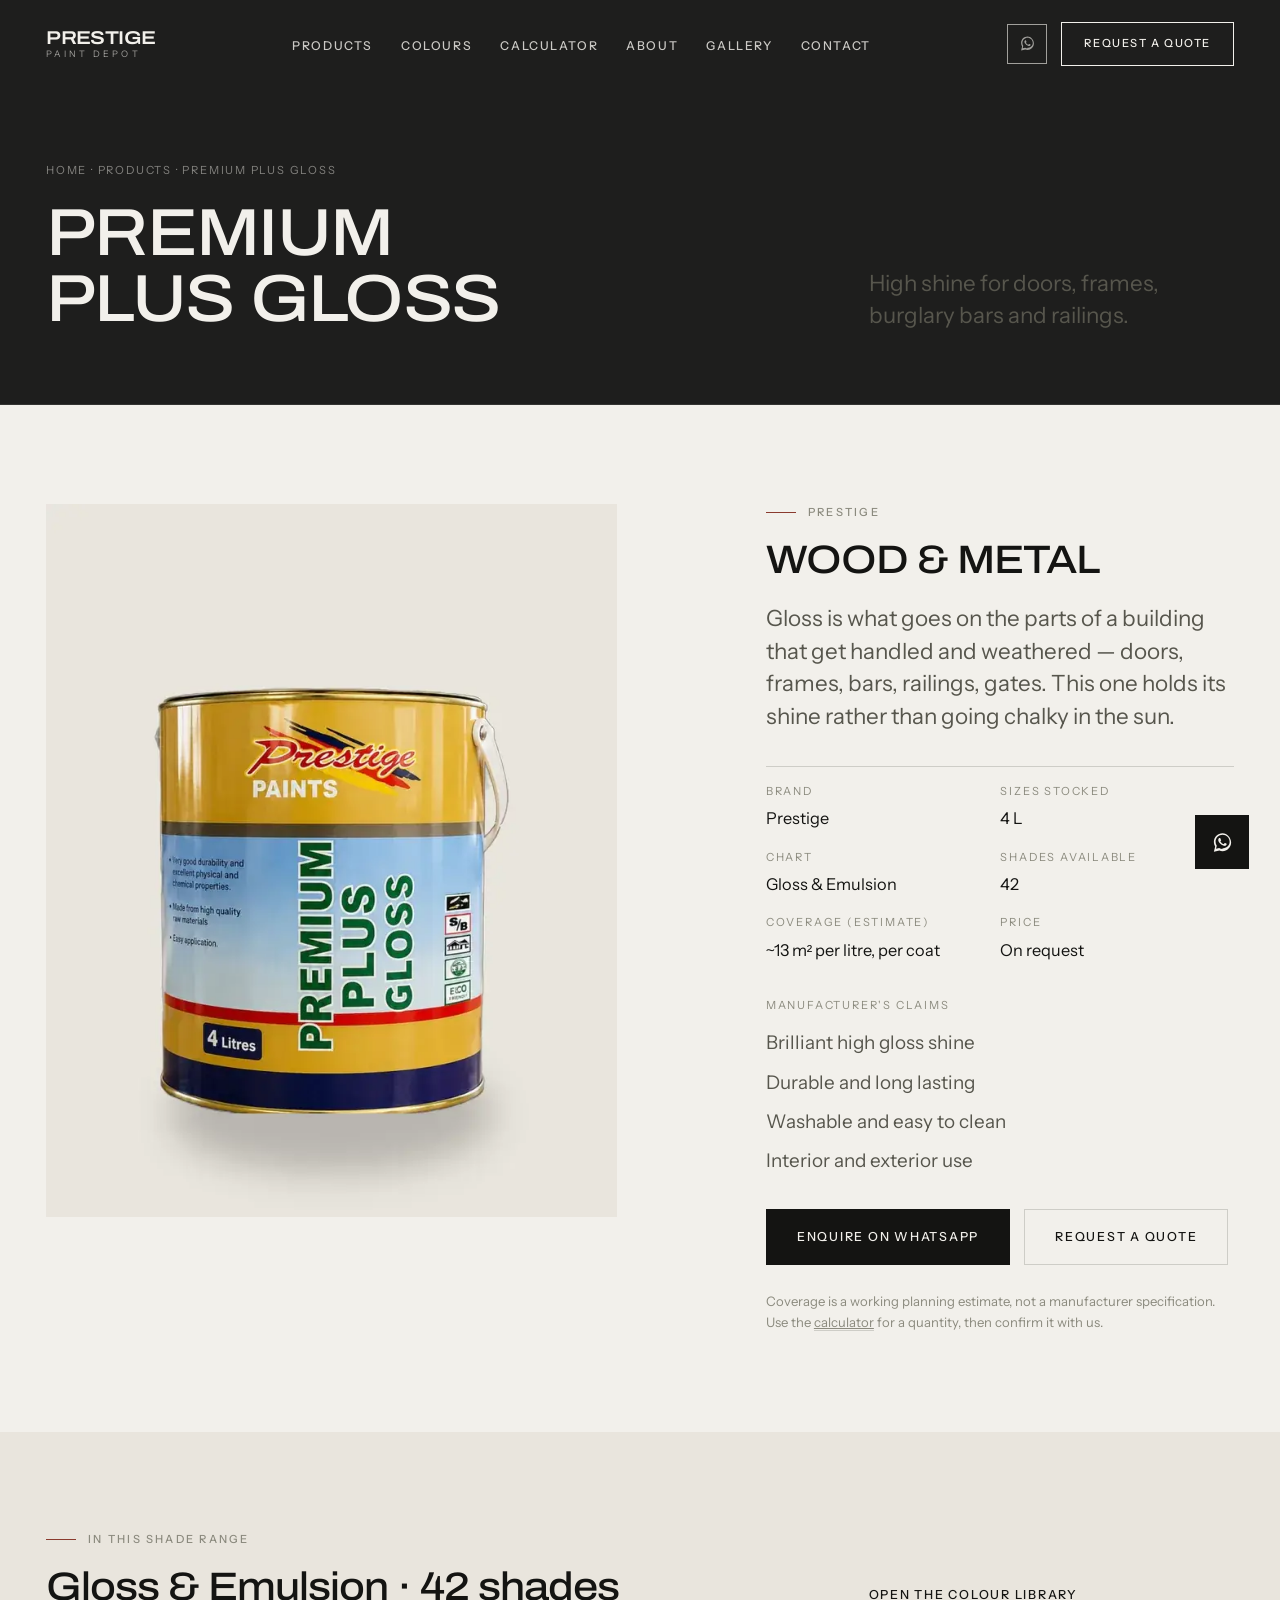
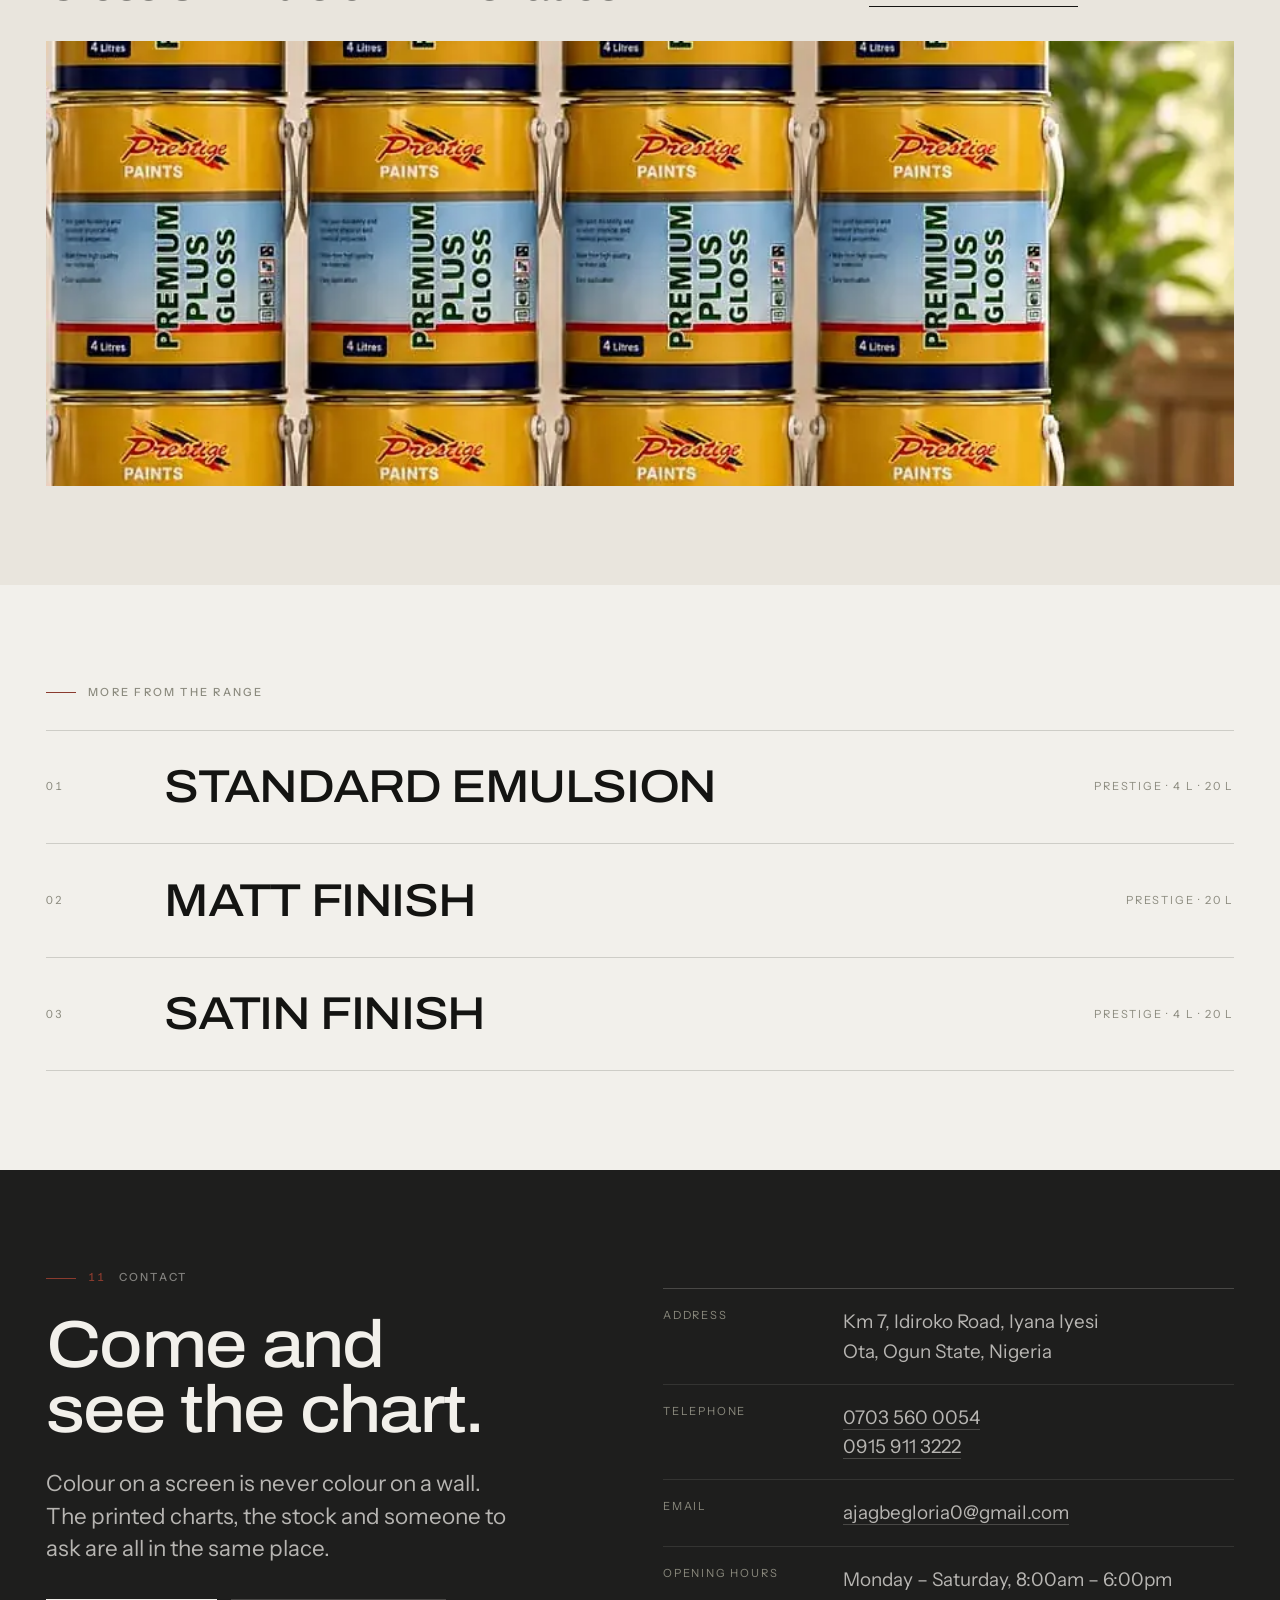
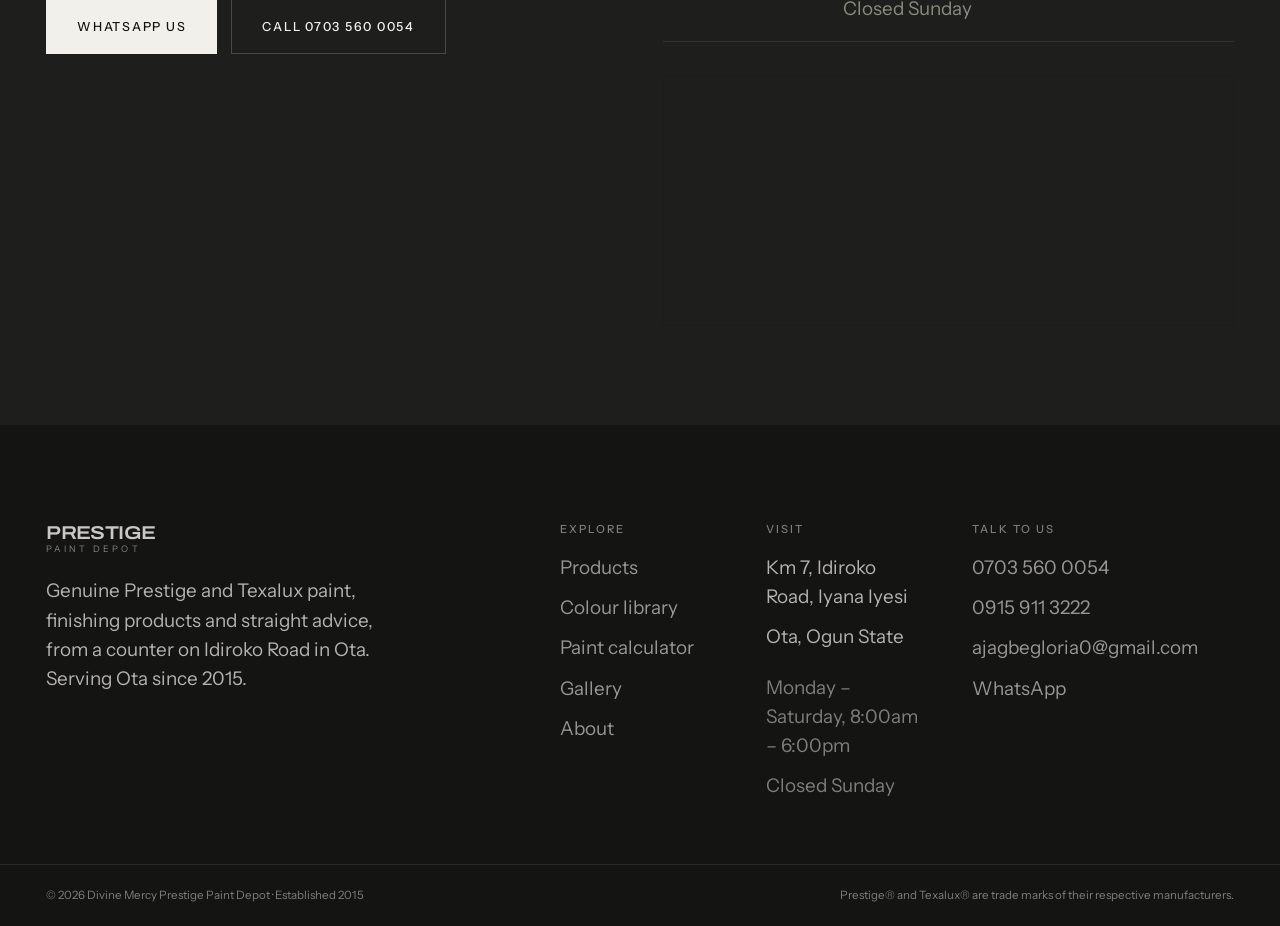
<file: product-premium-plus-gloss.html>
<!doctype html>
<html lang="en">
<head>
<meta charset="utf-8">
<meta name="viewport" content="width=device-width, initial-scale=1">
<title>Prestige Premium Plus Gloss — 4 L | Prestige Paint Depot, Ota</title>
<meta name="description" content="Prestige Premium Plus Gloss: High shine for doors, frames, burglary bars and railings. Available in 4 L from Prestige Paint Depot, Ota, Ogun State.">
<meta name="robots" content="index, follow, max-image-preview:large">
<meta name="theme-color" content="#1e1e1d">
<meta name="geo.region" content="NG-OG">
<meta name="geo.placename" content="Ota, Ogun State">
<link rel="canonical" href="https://www.prestigepaintdepot.com/product-premium-plus-gloss.html">

<meta property="og:type" content="website">
<meta property="og:site_name" content="Prestige Paint Depot">
<meta property="og:url" content="https://www.prestigepaintdepot.com/product-premium-plus-gloss.html">
<meta property="og:title" content="Prestige Premium Plus Gloss — 4 L | Prestige Paint Depot, Ota">
<meta property="og:description" content="Prestige Premium Plus Gloss: High shine for doors, frames, burglary bars and railings. Available in 4 L from Prestige Paint Depot, Ota, Ogun State.">
<meta property="og:image" content="https://www.prestigepaintdepot.com/assets/img/hero-stack-1400.jpg">
<meta name="twitter:card" content="summary_large_image">

<link rel="icon" type="image/svg+xml" href="assets/img/favicon/favicon.svg">
<link rel="icon" type="image/png" sizes="32x32" href="assets/img/favicon/favicon-32.png">
<link rel="apple-touch-icon" href="assets/img/favicon/apple-touch-icon.png">

<link rel="preload" href="assets/fonts/archivo-var.woff2" as="font" type="font/woff2" crossorigin>
<link rel="preload" href="assets/fonts/instrument-sans-400.woff2" as="font" type="font/woff2" crossorigin>
<link rel="stylesheet" href="assets/css/app.css">
<script type="application/ld+json">{"@context":"https://schema.org","@type":["HomeAndConstructionBusiness","Store"],"name":"Divine Mercy Prestige Paint Depot","alternateName":"Prestige Paint Depot","url":"https://www.prestigepaintdepot.com/","image":"https://www.prestigepaintdepot.com/assets/img/shopfront-1400.jpg","logo":"https://www.prestigepaintdepot.com/assets/img/favicon/apple-touch-icon.png","telephone":"+2347035600054","email":"ajagbegloria0@gmail.com","priceRange":"$$","foundingDate":"2015","address":{"@type":"PostalAddress","streetAddress":"Km 7, Idiroko Road, Iyana Iyesi","addressLocality":"Ota","addressRegion":"Ogun State","addressCountry":"NG"},"hasMap":"https://www.google.com/maps/dir/?api=1&destination=Km+7,+Idiroko+Road,+Iyana+Iyesi,+Ota,+Ogun+State,+Nigeria","openingHoursSpecification":[{"@type":"OpeningHoursSpecification","dayOfWeek":["Monday","Tuesday","Wednesday","Thursday","Friday","Saturday"],"opens":"08:00","closes":"18:00"}],"brand":[{"@type":"Brand","name":"Prestige"},{"@type":"Brand","name":"Texalux"}],"description":"Genuine Prestige and Texalux paints \u2014 emulsion, matt, satin, gloss and textured finishes \u2014 plus painting accessories, in Ota, Ogun State."}</script>
<script type="application/ld+json">{"@context":"https://schema.org","@type":"Product","name":"Prestige Premium Plus Gloss","brand":{"@type":"Brand","name":"Prestige"},"category":"Paint","description":"High shine for doors, frames, burglary bars and railings.","image":"https://www.prestigepaintdepot.com/assets/img/product-gloss-bone-1000.jpg","offers":{"@type":"Offer","availability":"https://schema.org/InStock","priceCurrency":"NGN","url":"https://www.prestigepaintdepot.com/product-premium-plus-gloss.html","seller":{"@type":"Organization","name":"Divine Mercy Prestige Paint Depot"}}}</script>
<script type="application/ld+json">{"@context":"https://schema.org","@type":"BreadcrumbList","itemListElement":[{"@type":"ListItem","position":1,"name":"Home","item":"https://www.prestigepaintdepot.com/"},{"@type":"ListItem","position":2,"name":"Products","item":"https://www.prestigepaintdepot.com/products.html"},{"@type":"ListItem","position":3,"name":"Premium Plus Gloss"}]}</script>
<!-- Google Analytics, carried over from the previous site -->
<script async src="https://www.googletagmanager.com/gtag/js?id=G-EFVQCXZWYG"></script>
<script>
  window.dataLayer = window.dataLayer || [];
  function gtag(){dataLayer.push(arguments);}
  gtag('js', new Date());
  gtag('config', 'G-EFVQCXZWYG');
</script>
</head>
<body>
<a class="skip" href="#main">Skip to content</a>

    <header class="masthead">
      <div class="shell masthead__inner">
        <a class="wordmark" href="index.html"><b>Prestige</b><span>Paint Depot</span></a>
        <nav aria-label="Primary"><ul class="nav"><li><a href="products.html">Products</a></li><li><a href="colours.html">Colours</a></li><li><a href="calculator.html">Calculator</a></li><li><a href="about.html">About</a></li><li><a href="gallery.html">Gallery</a></li><li><a href="contact.html">Contact</a></li></ul></nav>
        <div class="masthead__actions">
          <a class="wa-link" href="https://wa.me/2347035600054?text=Hello%20Prestige%20Paint%20Depot%2C%20I%20have%20an%20enquiry."
             target="_blank" rel="noopener" aria-label="Chat with us on WhatsApp"><svg viewBox="0 0 32 32" aria-hidden="true"><path d="M16.02 3C9.4 3 4 8.4 4 15.02c0 2.36.66 4.56 1.8 6.44L4 29l7.7-1.76a12 12 0 004.32.8h.01C22.65 28.04 28 22.66 28 16.02 28 9.4 22.65 3 16.02 3zm0 22.1c-1.5 0-2.94-.4-4.2-1.15l-.3-.18-4.56 1.04 1.1-4.44-.2-.32a9.7 9.7 0 01-1.5-5.03c0-5.4 4.38-9.78 9.78-9.78 5.4 0 9.78 4.38 9.78 9.78 0 5.4-4.4 9.08-9.9 9.08zm5.4-7.32c-.3-.15-1.75-.87-2.02-.96-.27-.1-.47-.15-.66.15-.2.3-.76.96-.93 1.15-.17.2-.34.22-.63.08-.3-.15-1.25-.46-2.38-1.47-.88-.78-1.47-1.75-1.65-2.05-.17-.3-.02-.46.13-.6.13-.14.3-.34.44-.5.15-.18.2-.3.3-.5.1-.2.05-.38-.02-.53-.08-.15-.66-1.6-.9-2.2-.24-.57-.48-.5-.66-.5h-.56c-.2 0-.5.07-.77.37-.27.3-1 .98-1 2.4s1.03 2.78 1.17 2.97c.15.2 2.03 3.1 4.9 4.34.68.3 1.22.47 1.63.6.68.22 1.3.19 1.8.11.55-.08 1.75-.71 2-1.4.24-.68.24-1.27.17-1.4-.07-.13-.27-.2-.56-.35z"/></svg></a>
          <a class="btn" href="enquiry.html"><span>Request a Quote</span></a>
          <button class="menu-btn" type="button" aria-expanded="false" aria-controls="menu" aria-label="Menu">
            <i></i><i></i>
          </button>
        </div>
      </div>
    </header>

    <div class="menu" id="menu" aria-hidden="true">
      <div class="shell">
        <ul class="menu__list"><li><a href="products.html"><em>01</em>Products</a></li><li><a href="colours.html"><em>02</em>Colours</a></li><li><a href="calculator.html"><em>03</em>Calculator</a></li><li><a href="about.html"><em>04</em>About</a></li><li><a href="gallery.html"><em>05</em>Gallery</a></li><li><a href="contact.html"><em>06</em>Contact</a></li></ul>
      </div>
      <div class="shell">
        <div class="menu__foot">
          <a class="meta" href="tel:+2347035600054">0703 560 0054</a>
          <span class="meta">Km 7, Idiroko Road, Iyana Iyesi, Ota</span>
          <a class="btn btn--sm" href="enquiry.html"><span>Request a Quote</span></a>
        </div>
      </div>
    </div>
<main id="main">

    <section class="pagehead">
      <div class="shell pagehead__grid">
        <div>
          <p class="crumbs"><a href="index.html">Home</a> · <a href="products.html">Products</a> · Premium Plus Gloss</p>
          <h1>Premium Plus Gloss</h1>
        </div>
        <div><p class="lede">High shine for doors, frames, burglary bars and railings.</p></div>
      </div>
    </section>

    <section class="band">
      <div class="shell grid" style="row-gap:44px;align-items:start">
        <div style="grid-column:1/7" class="reveal-img">
          <picture class=""><source type="image/webp" srcset="assets/img/product-gloss-bone-440.webp 440w, assets/img/product-gloss-bone-700.webp 700w, assets/img/product-gloss-bone-1000.webp 1000w" sizes="(max-width:900px) 92vw, 46vw"><img src="assets/img/product-gloss-bone-1000.jpg" srcset="assets/img/product-gloss-bone-440.jpg 440w, assets/img/product-gloss-bone-700.jpg 700w, assets/img/product-gloss-bone-1000.jpg 1000w" sizes="(max-width:900px) 92vw, 46vw" alt="Prestige Premium Plus Gloss, 4 L" loading="eager" decoding="async" width="1100" height="1375"></picture>
        </div>
        <div style="grid-column:8/13">
          <p class="label reveal">Prestige</p>
          <h2 class="d2 reveal" style="--d:60ms;margin-top:20px;text-transform:uppercase">Wood & metal</h2>
          <p class="lede reveal" style="--d:100ms;margin-top:22px">Gloss is what goes on the parts of a building that get handled and weathered — doors, frames, bars, railings, gates. This one holds its shine rather than going chalky in the sun.</p>

          <dl class="spec reveal" style="--d:140ms">
            <div><dt>Brand</dt><dd>Prestige</dd></div>
            <div><dt>Sizes stocked</dt><dd>4 L</dd></div>
            <div><dt>Chart</dt><dd>Gloss & Emulsion</dd></div>
            <div><dt>Shades available</dt><dd>42</dd></div>
            <div><dt>Coverage (estimate)</dt><dd>~13 m² per litre, per coat</dd></div>
            <div><dt>Price</dt><dd>On request</dd></div>
          </dl>

          <div class="reveal" style="--d:180ms;margin-top:34px">
            <p class="meta" style="margin-bottom:14px">Manufacturer's claims</p>
            <ul style="list-style:none;padding:0;margin:0;display:grid;gap:10px;color:var(--ink-2)"><li>Brilliant high gloss shine</li><li>Durable and long lasting</li><li>Washable and easy to clean</li><li>Interior and exterior use</li></ul>
          </div>

          <div class="camp__actions reveal" style="--d:220ms">
            <a class="btn" href="https://wa.me/2347035600054?text=Hello%20Prestige%20Paint%20Depot%2C%20please%20send%20me%20the%20price%20and%20availability%20for%20Prestige%20Premium%20Plus%20Gloss%20%284%20L%29."
               target="_blank" rel="noopener"><span>Enquire on WhatsApp</span></a>
            <a class="btn btn--ghost" href="enquiry.html"><span>Request a quote</span></a>
          </div>

          <p class="meta" style="margin-top:26px;text-transform:none;letter-spacing:0;font-size:.82rem;line-height:1.6;max-width:52ch">
            Coverage is a working planning estimate, not a manufacturer
            specification. Use the <a href="calculator.html" style="border-bottom:1px solid var(--line)">calculator</a>
            for a quantity, then confirm it with us.
          </p>
        </div>
      </div>
    </section>

    <section class="band on-bone">
      <div class="shell">
        <div class="grid" style="align-items:end;margin-bottom:34px">
          <div style="grid-column:1/8">
            <p class="label">In this shade range</p>
            <h2 class="d2" style="margin-top:20px">Gloss & Emulsion · 42 shades</h2>
          </div>
          <div style="grid-column:9/13"><a class="tlink" href="colours.html">Open the colour library</a></div>
        </div>
        <div class="reveal-img"><div class="strip"><picture class=""><source type="image/webp" srcset="assets/img/stack-gloss-420.webp 420w, assets/img/stack-gloss-720.webp 720w, assets/img/stack-gloss-1100.webp 1100w" sizes="92vw"><img src="assets/img/stack-gloss-1100.jpg" srcset="assets/img/stack-gloss-420.jpg 420w, assets/img/stack-gloss-720.jpg 720w, assets/img/stack-gloss-1100.jpg 1100w" sizes="92vw" alt="Premium Plus Gloss stacked at the depot" loading="lazy" decoding="async"></picture></div></div>
      </div>
    </section>

    <section class="band">
      <div class="shell">
        <p class="label" style="margin-bottom:28px">More from the range</p>
        <div class="cats">
        <a class="cat" href="product-standard-emulsion.html">
          <span class="cat__num">01</span>
          <span class="cat__name">Standard Emulsion</span>
          <span class="cat__meta">Prestige · 4 L · 20 L</span>
        </a>
        <a class="cat" href="product-matt-finish.html">
          <span class="cat__num">02</span>
          <span class="cat__name">Matt Finish</span>
          <span class="cat__meta">Prestige · 20 L</span>
        </a>
        <a class="cat" href="product-satin-finish.html">
          <span class="cat__num">03</span>
          <span class="cat__name">Satin Finish</span>
          <span class="cat__meta">Prestige · 4 L · 20 L</span>
        </a></div>
      </div>
    </section>

    
    <section class="band on-dark" id="contact">
      <div class="shell">
        <div class="contact-grid">
          <div class="contact-grid__head">
            <p class="label reveal"><span class="label-num">11</span> Contact</p>
            <h2 class="d1 reveal" style="--d:60ms;margin-top:26px">Come and<br>see the chart.</h2>
            <p class="lede reveal" style="--d:120ms;margin-top:24px">
              Colour on a screen is never colour on a wall. The printed charts,
              the stock and someone to ask are all in the same place.
            </p>
            <div class="reveal" style="--d:180ms;display:flex;gap:14px;flex-wrap:wrap;margin-top:34px">
              <a class="btn" href="https://wa.me/2347035600054?text=Hello%20Prestige%20Paint%20Depot%2C%20I%20have%20an%20enquiry." target="_blank" rel="noopener"><span>WhatsApp us</span></a>
              <a class="btn btn--ghost" href="tel:+2347035600054"><span>Call 0703 560 0054</span></a>
            </div>
          </div>
          <div class="contact-grid__body">
            <dl class="dl-rows reveal">
              <div><dt>Address</dt><dd>Km 7, Idiroko Road, Iyana Iyesi<br>Ota, Ogun State, Nigeria</dd></div>
              <div><dt>Telephone</dt><dd><a href="tel:+2347035600054">0703 560 0054</a><br><a href="tel:+2349159113222">0915 911 3222</a></dd></div>
              <div><dt>Email</dt><dd><a href="mailto:ajagbegloria0@gmail.com">ajagbegloria0@gmail.com</a></dd></div>
              <div><dt>Opening hours</dt><dd>Monday – Saturday, 8:00am – 6:00pm<br><span style="color:var(--ink-3)">Closed Sunday</span></dd></div>
            </dl>
            <div class="map reveal" style="--d:100ms;margin-top:34px">
              <iframe title="Map to Divine Mercy Prestige Paint Depot, Km 7, Idiroko Road, Iyana Iyesi, Ota"
                src="https://www.google.com/maps?q=Km+7,+Idiroko+Road,+Iyana+Iyesi,+Ota,+Ogun+State,+Nigeria&output=embed"
                loading="lazy" referrerpolicy="no-referrer-when-downgrade"></iframe>
            </div>
          </div>
        </div>
      </div>
    </section>
    
</main>

    <footer class="footer">
      <div class="shell footer__top">
        <div class="footer__brand">
          <a class="wordmark" href="index.html"><b>Prestige</b><span>Paint Depot</span></a>
          <p style="margin-top:22px;max-width:34ch;color:var(--on-dark-2)">
            Genuine Prestige and Texalux paint, finishing products and straight
            advice, from a counter on Idiroko Road in Ota. Serving Ota since
            2015.
          </p>
        </div>
        <div class="footer__col">
          <h4>Explore</h4>
          <ul>
            <li><a href="products.html">Products</a></li>
            <li><a href="colours.html">Colour library</a></li>
            <li><a href="calculator.html">Paint calculator</a></li>
            <li><a href="gallery.html">Gallery</a></li>
            <li><a href="about.html">About</a></li>
          </ul>
        </div>
        <div class="footer__col">
          <h4>Visit</h4>
          <ul>
            <li>Km 7, Idiroko Road, Iyana Iyesi</li>
            <li>Ota, Ogun State</li>
            <li style="margin-top:10px;color:var(--on-dark-3)">Monday – Saturday, 8:00am – 6:00pm</li>
            <li style="color:var(--on-dark-3)">Closed Sunday</li>
          </ul>
        </div>
        <div class="footer__col">
          <h4>Talk to us</h4>
          <ul>
            <li><a href="tel:+2347035600054">0703 560 0054</a></li>
            <li><a href="tel:+2349159113222">0915 911 3222</a></li>
            <li><a href="mailto:ajagbegloria0@gmail.com">ajagbegloria0@gmail.com</a></li>
            <li><a href="https://wa.me/2347035600054?text=Hello%20Prestige%20Paint%20Depot%2C%20I%20have%20an%20enquiry." target="_blank" rel="noopener">WhatsApp</a></li>
          </ul>
        </div>
      </div>
      <div class="shell footer__bottom">
        <span>© <span data-year>2026</span> Divine Mercy Prestige Paint Depot · Established 2015</span>
        <span>Prestige® and Texalux® are trade marks of their respective manufacturers.</span>
      </div>
    </footer>
<a class="wa-float" href="https://wa.me/2347035600054?text=Hello%20Prestige%20Paint%20Depot%2C%20I%20have%20an%20enquiry."
   target="_blank" rel="noopener" aria-label="Chat with us on WhatsApp"><svg viewBox="0 0 32 32" aria-hidden="true"><path d="M16.02 3C9.4 3 4 8.4 4 15.02c0 2.36.66 4.56 1.8 6.44L4 29l7.7-1.76a12 12 0 004.32.8h.01C22.65 28.04 28 22.66 28 16.02 28 9.4 22.65 3 16.02 3zm0 22.1c-1.5 0-2.94-.4-4.2-1.15l-.3-.18-4.56 1.04 1.1-4.44-.2-.32a9.7 9.7 0 01-1.5-5.03c0-5.4 4.38-9.78 9.78-9.78 5.4 0 9.78 4.38 9.78 9.78 0 5.4-4.4 9.08-9.9 9.08zm5.4-7.32c-.3-.15-1.75-.87-2.02-.96-.27-.1-.47-.15-.66.15-.2.3-.76.96-.93 1.15-.17.2-.34.22-.63.08-.3-.15-1.25-.46-2.38-1.47-.88-.78-1.47-1.75-1.65-2.05-.17-.3-.02-.46.13-.6.13-.14.3-.34.44-.5.15-.18.2-.3.3-.5.1-.2.05-.38-.02-.53-.08-.15-.66-1.6-.9-2.2-.24-.57-.48-.5-.66-.5h-.56c-.2 0-.5.07-.77.37-.27.3-1 .98-1 2.4s1.03 2.78 1.17 2.97c.15.2 2.03 3.1 4.9 4.34.68.3 1.22.47 1.63.6.68.22 1.3.19 1.8.11.55-.08 1.75-.71 2-1.4.24-.68.24-1.27.17-1.4-.07-.13-.27-.2-.56-.35z"/></svg></a>
<script src="assets/js/app.js" defer></script>

</body>
</html>
</file>
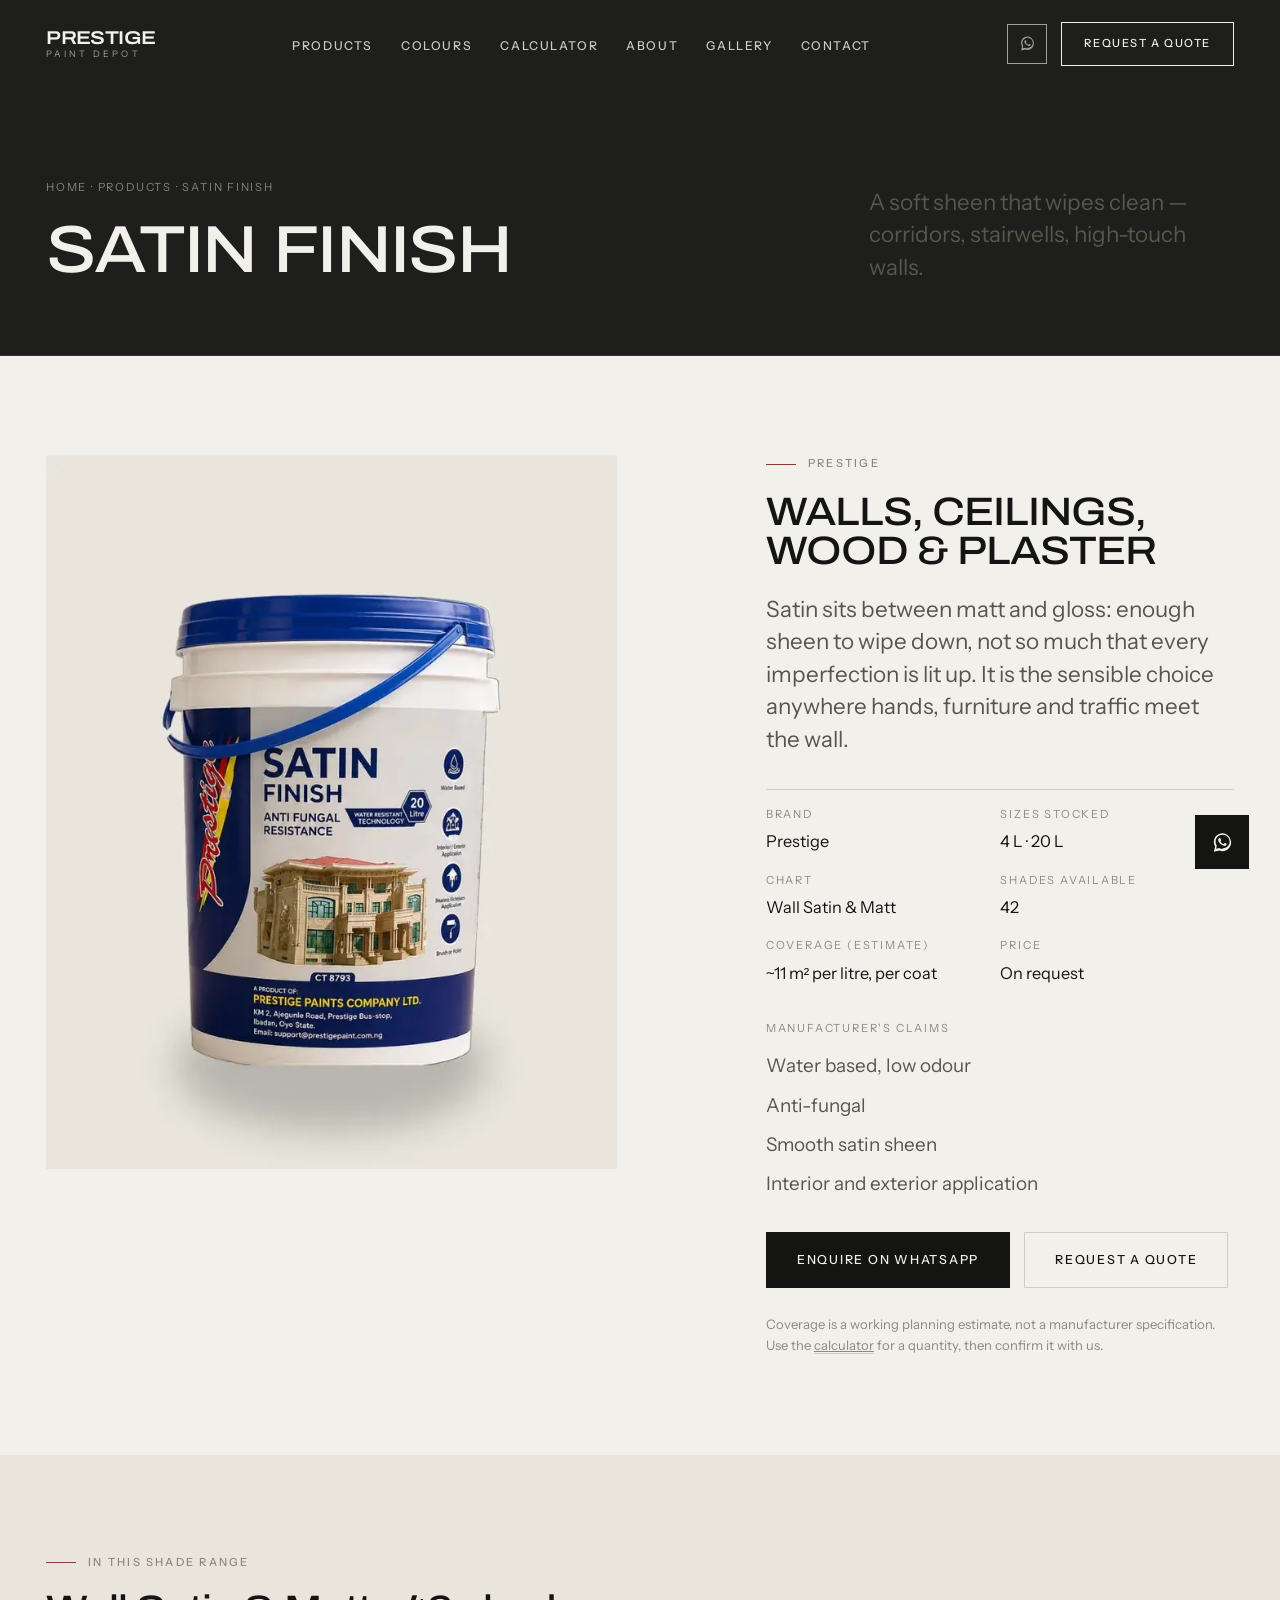
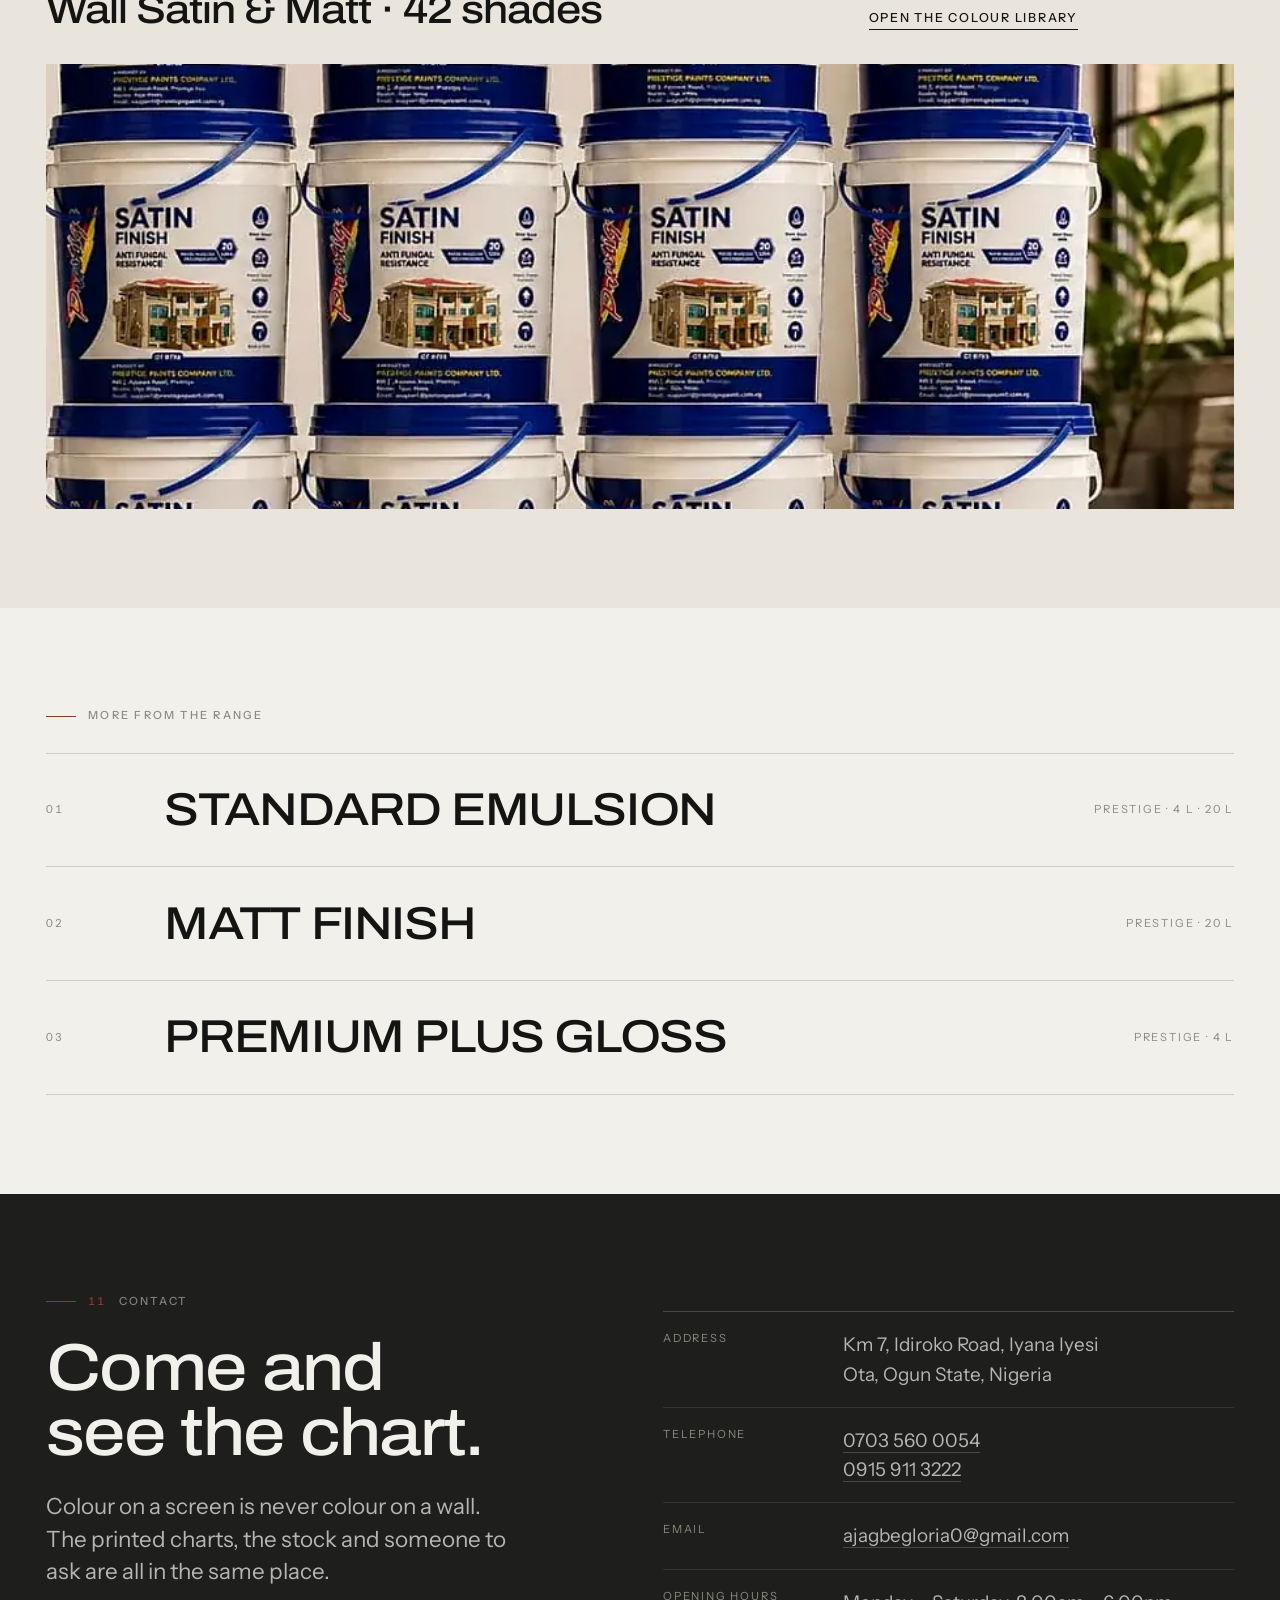
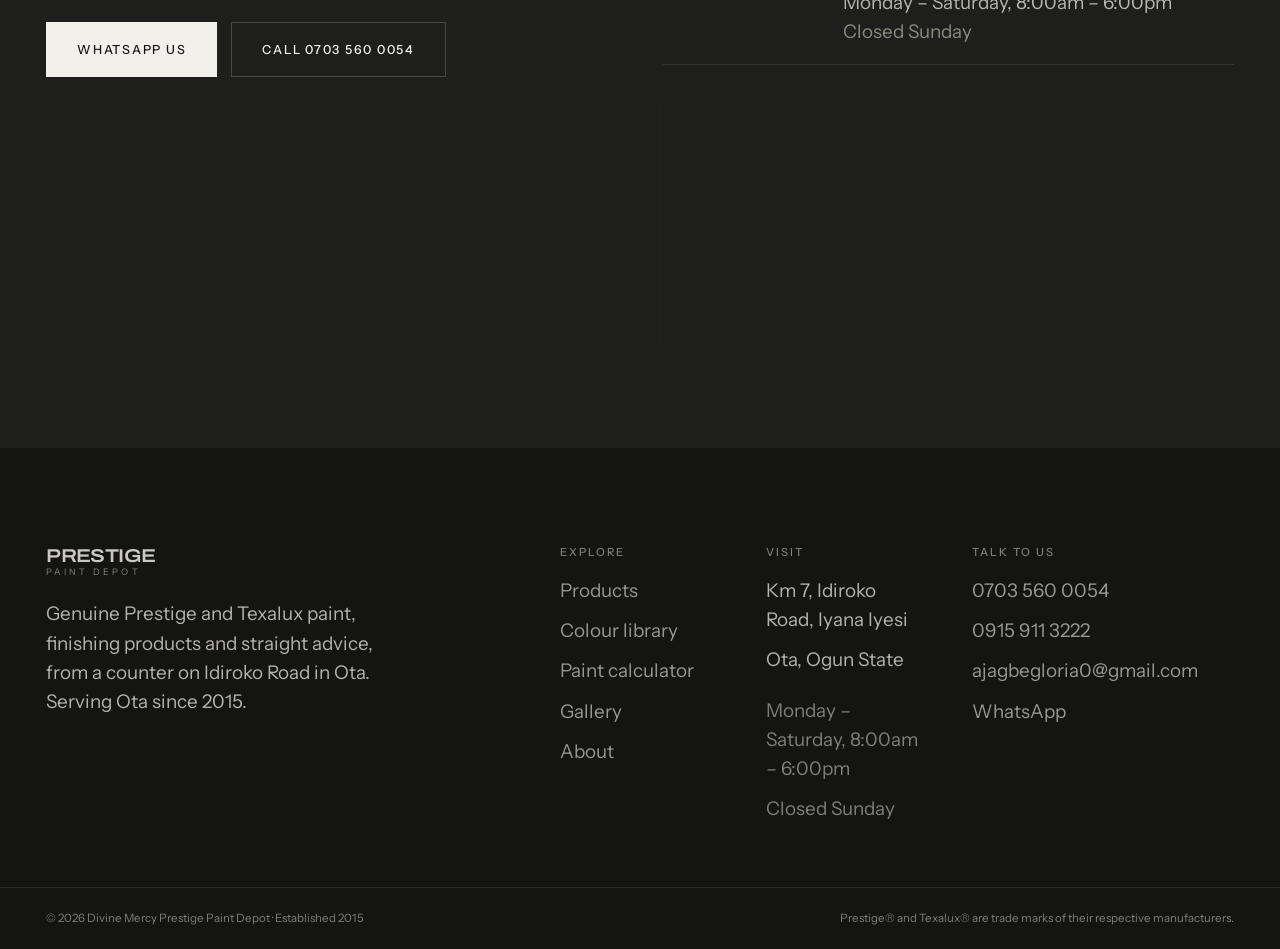
<file: product-satin-finish.html>
<!doctype html>
<html lang="en">
<head>
<meta charset="utf-8">
<meta name="viewport" content="width=device-width, initial-scale=1">
<title>Prestige Satin Finish — 4 L · 20 L | Prestige Paint Depot, Ota</title>
<meta name="description" content="Prestige Satin Finish: A soft sheen that wipes clean — corridors, stairwells, high-touch walls. Available in 4 L · 20 L from Prestige Paint Depot, Ota, Ogun State.">
<meta name="robots" content="index, follow, max-image-preview:large">
<meta name="theme-color" content="#1e1e1d">
<meta name="geo.region" content="NG-OG">
<meta name="geo.placename" content="Ota, Ogun State">
<link rel="canonical" href="https://www.prestigepaintdepot.com/product-satin-finish.html">

<meta property="og:type" content="website">
<meta property="og:site_name" content="Prestige Paint Depot">
<meta property="og:url" content="https://www.prestigepaintdepot.com/product-satin-finish.html">
<meta property="og:title" content="Prestige Satin Finish — 4 L · 20 L | Prestige Paint Depot, Ota">
<meta property="og:description" content="Prestige Satin Finish: A soft sheen that wipes clean — corridors, stairwells, high-touch walls. Available in 4 L · 20 L from Prestige Paint Depot, Ota, Ogun State.">
<meta property="og:image" content="https://www.prestigepaintdepot.com/assets/img/hero-stack-1400.jpg">
<meta name="twitter:card" content="summary_large_image">

<link rel="icon" type="image/svg+xml" href="assets/img/favicon/favicon.svg">
<link rel="icon" type="image/png" sizes="32x32" href="assets/img/favicon/favicon-32.png">
<link rel="apple-touch-icon" href="assets/img/favicon/apple-touch-icon.png">

<link rel="preload" href="assets/fonts/archivo-var.woff2" as="font" type="font/woff2" crossorigin>
<link rel="preload" href="assets/fonts/instrument-sans-400.woff2" as="font" type="font/woff2" crossorigin>
<link rel="stylesheet" href="assets/css/app.css">
<script type="application/ld+json">{"@context":"https://schema.org","@type":["HomeAndConstructionBusiness","Store"],"name":"Divine Mercy Prestige Paint Depot","alternateName":"Prestige Paint Depot","url":"https://www.prestigepaintdepot.com/","image":"https://www.prestigepaintdepot.com/assets/img/shopfront-1400.jpg","logo":"https://www.prestigepaintdepot.com/assets/img/favicon/apple-touch-icon.png","telephone":"+2347035600054","email":"ajagbegloria0@gmail.com","priceRange":"$$","foundingDate":"2015","address":{"@type":"PostalAddress","streetAddress":"Km 7, Idiroko Road, Iyana Iyesi","addressLocality":"Ota","addressRegion":"Ogun State","addressCountry":"NG"},"hasMap":"https://www.google.com/maps/dir/?api=1&destination=Km+7,+Idiroko+Road,+Iyana+Iyesi,+Ota,+Ogun+State,+Nigeria","openingHoursSpecification":[{"@type":"OpeningHoursSpecification","dayOfWeek":["Monday","Tuesday","Wednesday","Thursday","Friday","Saturday"],"opens":"08:00","closes":"18:00"}],"brand":[{"@type":"Brand","name":"Prestige"},{"@type":"Brand","name":"Texalux"}],"description":"Genuine Prestige and Texalux paints \u2014 emulsion, matt, satin, gloss and textured finishes \u2014 plus painting accessories, in Ota, Ogun State."}</script>
<script type="application/ld+json">{"@context":"https://schema.org","@type":"Product","name":"Prestige Satin Finish","brand":{"@type":"Brand","name":"Prestige"},"category":"Paint","description":"A soft sheen that wipes clean \u2014 corridors, stairwells, high-touch walls.","image":"https://www.prestigepaintdepot.com/assets/img/product-satin-20l-bone-1000.jpg","offers":{"@type":"Offer","availability":"https://schema.org/InStock","priceCurrency":"NGN","url":"https://www.prestigepaintdepot.com/product-satin-finish.html","seller":{"@type":"Organization","name":"Divine Mercy Prestige Paint Depot"}}}</script>
<script type="application/ld+json">{"@context":"https://schema.org","@type":"BreadcrumbList","itemListElement":[{"@type":"ListItem","position":1,"name":"Home","item":"https://www.prestigepaintdepot.com/"},{"@type":"ListItem","position":2,"name":"Products","item":"https://www.prestigepaintdepot.com/products.html"},{"@type":"ListItem","position":3,"name":"Satin Finish"}]}</script>
<!-- Google Analytics, carried over from the previous site -->
<script async src="https://www.googletagmanager.com/gtag/js?id=G-EFVQCXZWYG"></script>
<script>
  window.dataLayer = window.dataLayer || [];
  function gtag(){dataLayer.push(arguments);}
  gtag('js', new Date());
  gtag('config', 'G-EFVQCXZWYG');
</script>
</head>
<body>
<a class="skip" href="#main">Skip to content</a>

    <header class="masthead">
      <div class="shell masthead__inner">
        <a class="wordmark" href="index.html"><b>Prestige</b><span>Paint Depot</span></a>
        <nav aria-label="Primary"><ul class="nav"><li><a href="products.html">Products</a></li><li><a href="colours.html">Colours</a></li><li><a href="calculator.html">Calculator</a></li><li><a href="about.html">About</a></li><li><a href="gallery.html">Gallery</a></li><li><a href="contact.html">Contact</a></li></ul></nav>
        <div class="masthead__actions">
          <a class="wa-link" href="https://wa.me/2347035600054?text=Hello%20Prestige%20Paint%20Depot%2C%20I%20have%20an%20enquiry."
             target="_blank" rel="noopener" aria-label="Chat with us on WhatsApp"><svg viewBox="0 0 32 32" aria-hidden="true"><path d="M16.02 3C9.4 3 4 8.4 4 15.02c0 2.36.66 4.56 1.8 6.44L4 29l7.7-1.76a12 12 0 004.32.8h.01C22.65 28.04 28 22.66 28 16.02 28 9.4 22.65 3 16.02 3zm0 22.1c-1.5 0-2.94-.4-4.2-1.15l-.3-.18-4.56 1.04 1.1-4.44-.2-.32a9.7 9.7 0 01-1.5-5.03c0-5.4 4.38-9.78 9.78-9.78 5.4 0 9.78 4.38 9.78 9.78 0 5.4-4.4 9.08-9.9 9.08zm5.4-7.32c-.3-.15-1.75-.87-2.02-.96-.27-.1-.47-.15-.66.15-.2.3-.76.96-.93 1.15-.17.2-.34.22-.63.08-.3-.15-1.25-.46-2.38-1.47-.88-.78-1.47-1.75-1.65-2.05-.17-.3-.02-.46.13-.6.13-.14.3-.34.44-.5.15-.18.2-.3.3-.5.1-.2.05-.38-.02-.53-.08-.15-.66-1.6-.9-2.2-.24-.57-.48-.5-.66-.5h-.56c-.2 0-.5.07-.77.37-.27.3-1 .98-1 2.4s1.03 2.78 1.17 2.97c.15.2 2.03 3.1 4.9 4.34.68.3 1.22.47 1.63.6.68.22 1.3.19 1.8.11.55-.08 1.75-.71 2-1.4.24-.68.24-1.27.17-1.4-.07-.13-.27-.2-.56-.35z"/></svg></a>
          <a class="btn" href="enquiry.html"><span>Request a Quote</span></a>
          <button class="menu-btn" type="button" aria-expanded="false" aria-controls="menu" aria-label="Menu">
            <i></i><i></i>
          </button>
        </div>
      </div>
    </header>

    <div class="menu" id="menu" aria-hidden="true">
      <div class="shell">
        <ul class="menu__list"><li><a href="products.html"><em>01</em>Products</a></li><li><a href="colours.html"><em>02</em>Colours</a></li><li><a href="calculator.html"><em>03</em>Calculator</a></li><li><a href="about.html"><em>04</em>About</a></li><li><a href="gallery.html"><em>05</em>Gallery</a></li><li><a href="contact.html"><em>06</em>Contact</a></li></ul>
      </div>
      <div class="shell">
        <div class="menu__foot">
          <a class="meta" href="tel:+2347035600054">0703 560 0054</a>
          <span class="meta">Km 7, Idiroko Road, Iyana Iyesi, Ota</span>
          <a class="btn btn--sm" href="enquiry.html"><span>Request a Quote</span></a>
        </div>
      </div>
    </div>
<main id="main">

    <section class="pagehead">
      <div class="shell pagehead__grid">
        <div>
          <p class="crumbs"><a href="index.html">Home</a> · <a href="products.html">Products</a> · Satin Finish</p>
          <h1>Satin Finish</h1>
        </div>
        <div><p class="lede">A soft sheen that wipes clean — corridors, stairwells, high-touch walls.</p></div>
      </div>
    </section>

    <section class="band">
      <div class="shell grid" style="row-gap:44px;align-items:start">
        <div style="grid-column:1/7" class="reveal-img">
          <picture class=""><source type="image/webp" srcset="assets/img/product-satin-20l-bone-440.webp 440w, assets/img/product-satin-20l-bone-700.webp 700w, assets/img/product-satin-20l-bone-1000.webp 1000w" sizes="(max-width:900px) 92vw, 46vw"><img src="assets/img/product-satin-20l-bone-1000.jpg" srcset="assets/img/product-satin-20l-bone-440.jpg 440w, assets/img/product-satin-20l-bone-700.jpg 700w, assets/img/product-satin-20l-bone-1000.jpg 1000w" sizes="(max-width:900px) 92vw, 46vw" alt="Prestige Satin Finish, 4 L · 20 L" loading="eager" decoding="async" width="1100" height="1375"></picture>
        </div>
        <div style="grid-column:8/13">
          <p class="label reveal">Prestige</p>
          <h2 class="d2 reveal" style="--d:60ms;margin-top:20px;text-transform:uppercase">Walls, ceilings, wood & plaster</h2>
          <p class="lede reveal" style="--d:100ms;margin-top:22px">Satin sits between matt and gloss: enough sheen to wipe down, not so much that every imperfection is lit up. It is the sensible choice anywhere hands, furniture and traffic meet the wall.</p>

          <dl class="spec reveal" style="--d:140ms">
            <div><dt>Brand</dt><dd>Prestige</dd></div>
            <div><dt>Sizes stocked</dt><dd>4 L · 20 L</dd></div>
            <div><dt>Chart</dt><dd>Wall Satin & Matt</dd></div>
            <div><dt>Shades available</dt><dd>42</dd></div>
            <div><dt>Coverage (estimate)</dt><dd>~11 m² per litre, per coat</dd></div>
            <div><dt>Price</dt><dd>On request</dd></div>
          </dl>

          <div class="reveal" style="--d:180ms;margin-top:34px">
            <p class="meta" style="margin-bottom:14px">Manufacturer's claims</p>
            <ul style="list-style:none;padding:0;margin:0;display:grid;gap:10px;color:var(--ink-2)"><li>Water based, low odour</li><li>Anti-fungal</li><li>Smooth satin sheen</li><li>Interior and exterior application</li></ul>
          </div>

          <div class="camp__actions reveal" style="--d:220ms">
            <a class="btn" href="https://wa.me/2347035600054?text=Hello%20Prestige%20Paint%20Depot%2C%20please%20send%20me%20the%20price%20and%20availability%20for%20Prestige%20Satin%20Finish%20%284%20L%20%C2%B7%2020%20L%29."
               target="_blank" rel="noopener"><span>Enquire on WhatsApp</span></a>
            <a class="btn btn--ghost" href="enquiry.html"><span>Request a quote</span></a>
          </div>

          <p class="meta" style="margin-top:26px;text-transform:none;letter-spacing:0;font-size:.82rem;line-height:1.6;max-width:52ch">
            Coverage is a working planning estimate, not a manufacturer
            specification. Use the <a href="calculator.html" style="border-bottom:1px solid var(--line)">calculator</a>
            for a quantity, then confirm it with us.
          </p>
        </div>
      </div>
    </section>

    <section class="band on-bone">
      <div class="shell">
        <div class="grid" style="align-items:end;margin-bottom:34px">
          <div style="grid-column:1/8">
            <p class="label">In this shade range</p>
            <h2 class="d2" style="margin-top:20px">Wall Satin & Matt · 42 shades</h2>
          </div>
          <div style="grid-column:9/13"><a class="tlink" href="colours.html">Open the colour library</a></div>
        </div>
        <div class="reveal-img"><div class="strip"><picture class=""><source type="image/webp" srcset="assets/img/stack-satin-420.webp 420w, assets/img/stack-satin-720.webp 720w, assets/img/stack-satin-1100.webp 1100w" sizes="92vw"><img src="assets/img/stack-satin-1100.jpg" srcset="assets/img/stack-satin-420.jpg 420w, assets/img/stack-satin-720.jpg 720w, assets/img/stack-satin-1100.jpg 1100w" sizes="92vw" alt="Satin Finish stacked at the depot" loading="lazy" decoding="async"></picture></div></div>
      </div>
    </section>

    <section class="band">
      <div class="shell">
        <p class="label" style="margin-bottom:28px">More from the range</p>
        <div class="cats">
        <a class="cat" href="product-standard-emulsion.html">
          <span class="cat__num">01</span>
          <span class="cat__name">Standard Emulsion</span>
          <span class="cat__meta">Prestige · 4 L · 20 L</span>
        </a>
        <a class="cat" href="product-matt-finish.html">
          <span class="cat__num">02</span>
          <span class="cat__name">Matt Finish</span>
          <span class="cat__meta">Prestige · 20 L</span>
        </a>
        <a class="cat" href="product-premium-plus-gloss.html">
          <span class="cat__num">03</span>
          <span class="cat__name">Premium Plus Gloss</span>
          <span class="cat__meta">Prestige · 4 L</span>
        </a></div>
      </div>
    </section>

    
    <section class="band on-dark" id="contact">
      <div class="shell">
        <div class="contact-grid">
          <div class="contact-grid__head">
            <p class="label reveal"><span class="label-num">11</span> Contact</p>
            <h2 class="d1 reveal" style="--d:60ms;margin-top:26px">Come and<br>see the chart.</h2>
            <p class="lede reveal" style="--d:120ms;margin-top:24px">
              Colour on a screen is never colour on a wall. The printed charts,
              the stock and someone to ask are all in the same place.
            </p>
            <div class="reveal" style="--d:180ms;display:flex;gap:14px;flex-wrap:wrap;margin-top:34px">
              <a class="btn" href="https://wa.me/2347035600054?text=Hello%20Prestige%20Paint%20Depot%2C%20I%20have%20an%20enquiry." target="_blank" rel="noopener"><span>WhatsApp us</span></a>
              <a class="btn btn--ghost" href="tel:+2347035600054"><span>Call 0703 560 0054</span></a>
            </div>
          </div>
          <div class="contact-grid__body">
            <dl class="dl-rows reveal">
              <div><dt>Address</dt><dd>Km 7, Idiroko Road, Iyana Iyesi<br>Ota, Ogun State, Nigeria</dd></div>
              <div><dt>Telephone</dt><dd><a href="tel:+2347035600054">0703 560 0054</a><br><a href="tel:+2349159113222">0915 911 3222</a></dd></div>
              <div><dt>Email</dt><dd><a href="mailto:ajagbegloria0@gmail.com">ajagbegloria0@gmail.com</a></dd></div>
              <div><dt>Opening hours</dt><dd>Monday – Saturday, 8:00am – 6:00pm<br><span style="color:var(--ink-3)">Closed Sunday</span></dd></div>
            </dl>
            <div class="map reveal" style="--d:100ms;margin-top:34px">
              <iframe title="Map to Divine Mercy Prestige Paint Depot, Km 7, Idiroko Road, Iyana Iyesi, Ota"
                src="https://www.google.com/maps?q=Km+7,+Idiroko+Road,+Iyana+Iyesi,+Ota,+Ogun+State,+Nigeria&output=embed"
                loading="lazy" referrerpolicy="no-referrer-when-downgrade"></iframe>
            </div>
          </div>
        </div>
      </div>
    </section>
    
</main>

    <footer class="footer">
      <div class="shell footer__top">
        <div class="footer__brand">
          <a class="wordmark" href="index.html"><b>Prestige</b><span>Paint Depot</span></a>
          <p style="margin-top:22px;max-width:34ch;color:var(--on-dark-2)">
            Genuine Prestige and Texalux paint, finishing products and straight
            advice, from a counter on Idiroko Road in Ota. Serving Ota since
            2015.
          </p>
        </div>
        <div class="footer__col">
          <h4>Explore</h4>
          <ul>
            <li><a href="products.html">Products</a></li>
            <li><a href="colours.html">Colour library</a></li>
            <li><a href="calculator.html">Paint calculator</a></li>
            <li><a href="gallery.html">Gallery</a></li>
            <li><a href="about.html">About</a></li>
          </ul>
        </div>
        <div class="footer__col">
          <h4>Visit</h4>
          <ul>
            <li>Km 7, Idiroko Road, Iyana Iyesi</li>
            <li>Ota, Ogun State</li>
            <li style="margin-top:10px;color:var(--on-dark-3)">Monday – Saturday, 8:00am – 6:00pm</li>
            <li style="color:var(--on-dark-3)">Closed Sunday</li>
          </ul>
        </div>
        <div class="footer__col">
          <h4>Talk to us</h4>
          <ul>
            <li><a href="tel:+2347035600054">0703 560 0054</a></li>
            <li><a href="tel:+2349159113222">0915 911 3222</a></li>
            <li><a href="mailto:ajagbegloria0@gmail.com">ajagbegloria0@gmail.com</a></li>
            <li><a href="https://wa.me/2347035600054?text=Hello%20Prestige%20Paint%20Depot%2C%20I%20have%20an%20enquiry." target="_blank" rel="noopener">WhatsApp</a></li>
          </ul>
        </div>
      </div>
      <div class="shell footer__bottom">
        <span>© <span data-year>2026</span> Divine Mercy Prestige Paint Depot · Established 2015</span>
        <span>Prestige® and Texalux® are trade marks of their respective manufacturers.</span>
      </div>
    </footer>
<a class="wa-float" href="https://wa.me/2347035600054?text=Hello%20Prestige%20Paint%20Depot%2C%20I%20have%20an%20enquiry."
   target="_blank" rel="noopener" aria-label="Chat with us on WhatsApp"><svg viewBox="0 0 32 32" aria-hidden="true"><path d="M16.02 3C9.4 3 4 8.4 4 15.02c0 2.36.66 4.56 1.8 6.44L4 29l7.7-1.76a12 12 0 004.32.8h.01C22.65 28.04 28 22.66 28 16.02 28 9.4 22.65 3 16.02 3zm0 22.1c-1.5 0-2.94-.4-4.2-1.15l-.3-.18-4.56 1.04 1.1-4.44-.2-.32a9.7 9.7 0 01-1.5-5.03c0-5.4 4.38-9.78 9.78-9.78 5.4 0 9.78 4.38 9.78 9.78 0 5.4-4.4 9.08-9.9 9.08zm5.4-7.32c-.3-.15-1.75-.87-2.02-.96-.27-.1-.47-.15-.66.15-.2.3-.76.96-.93 1.15-.17.2-.34.22-.63.08-.3-.15-1.25-.46-2.38-1.47-.88-.78-1.47-1.75-1.65-2.05-.17-.3-.02-.46.13-.6.13-.14.3-.34.44-.5.15-.18.2-.3.3-.5.1-.2.05-.38-.02-.53-.08-.15-.66-1.6-.9-2.2-.24-.57-.48-.5-.66-.5h-.56c-.2 0-.5.07-.77.37-.27.3-1 .98-1 2.4s1.03 2.78 1.17 2.97c.15.2 2.03 3.1 4.9 4.34.68.3 1.22.47 1.63.6.68.22 1.3.19 1.8.11.55-.08 1.75-.71 2-1.4.24-.68.24-1.27.17-1.4-.07-.13-.27-.2-.56-.35z"/></svg></a>
<script src="assets/js/app.js" defer></script>

</body>
</html>
</file>
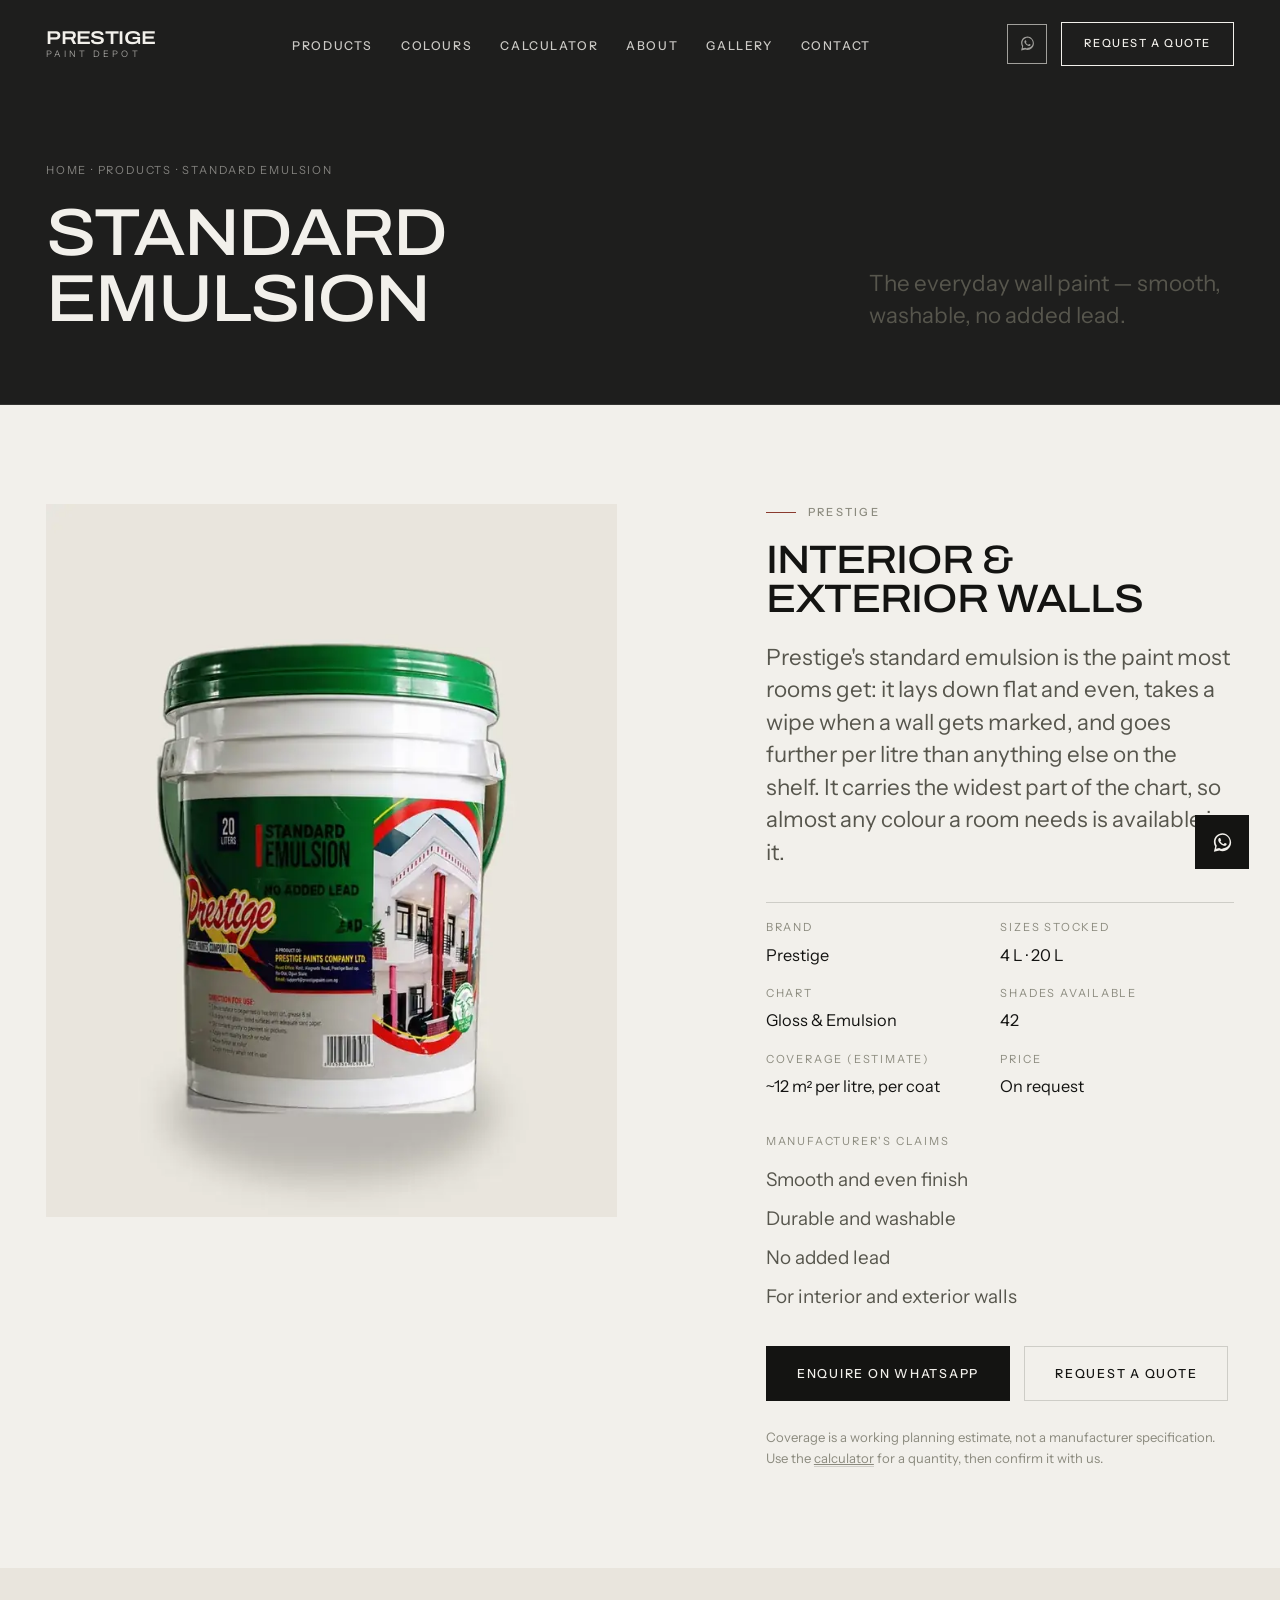
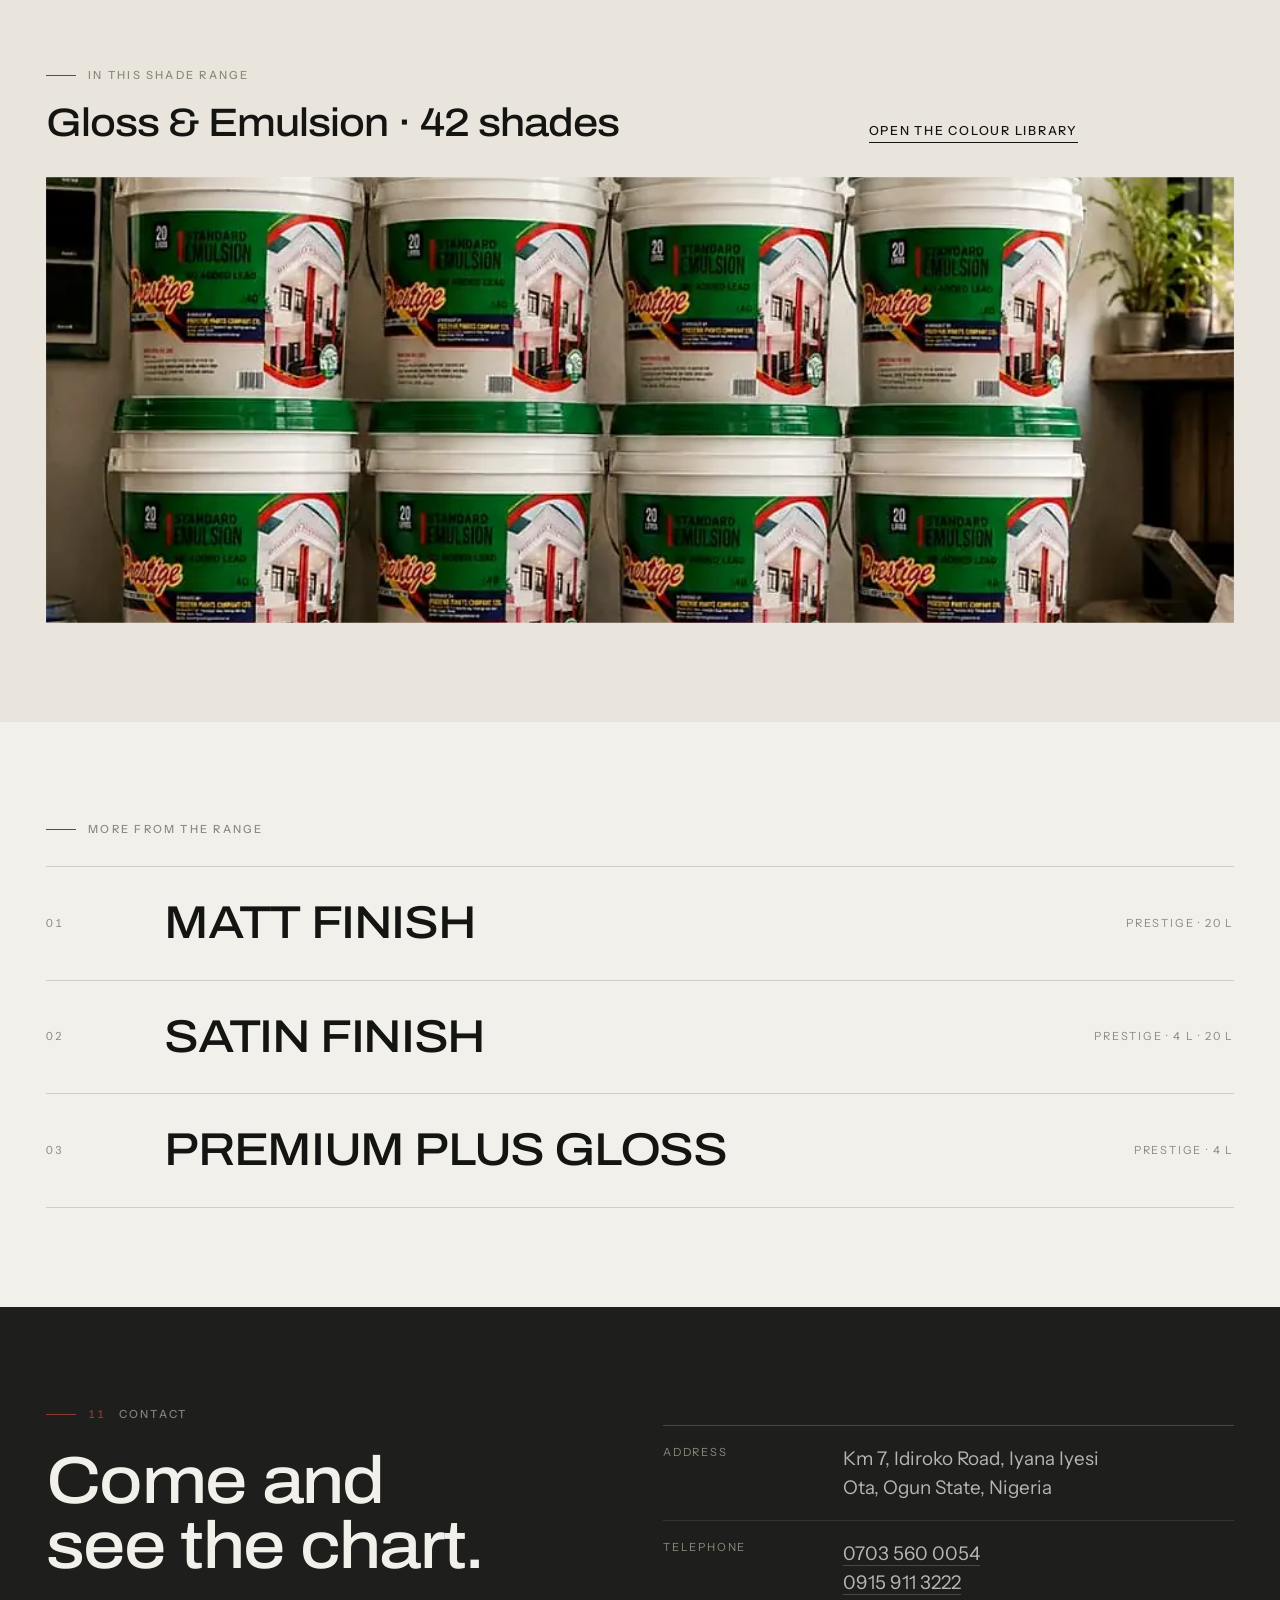
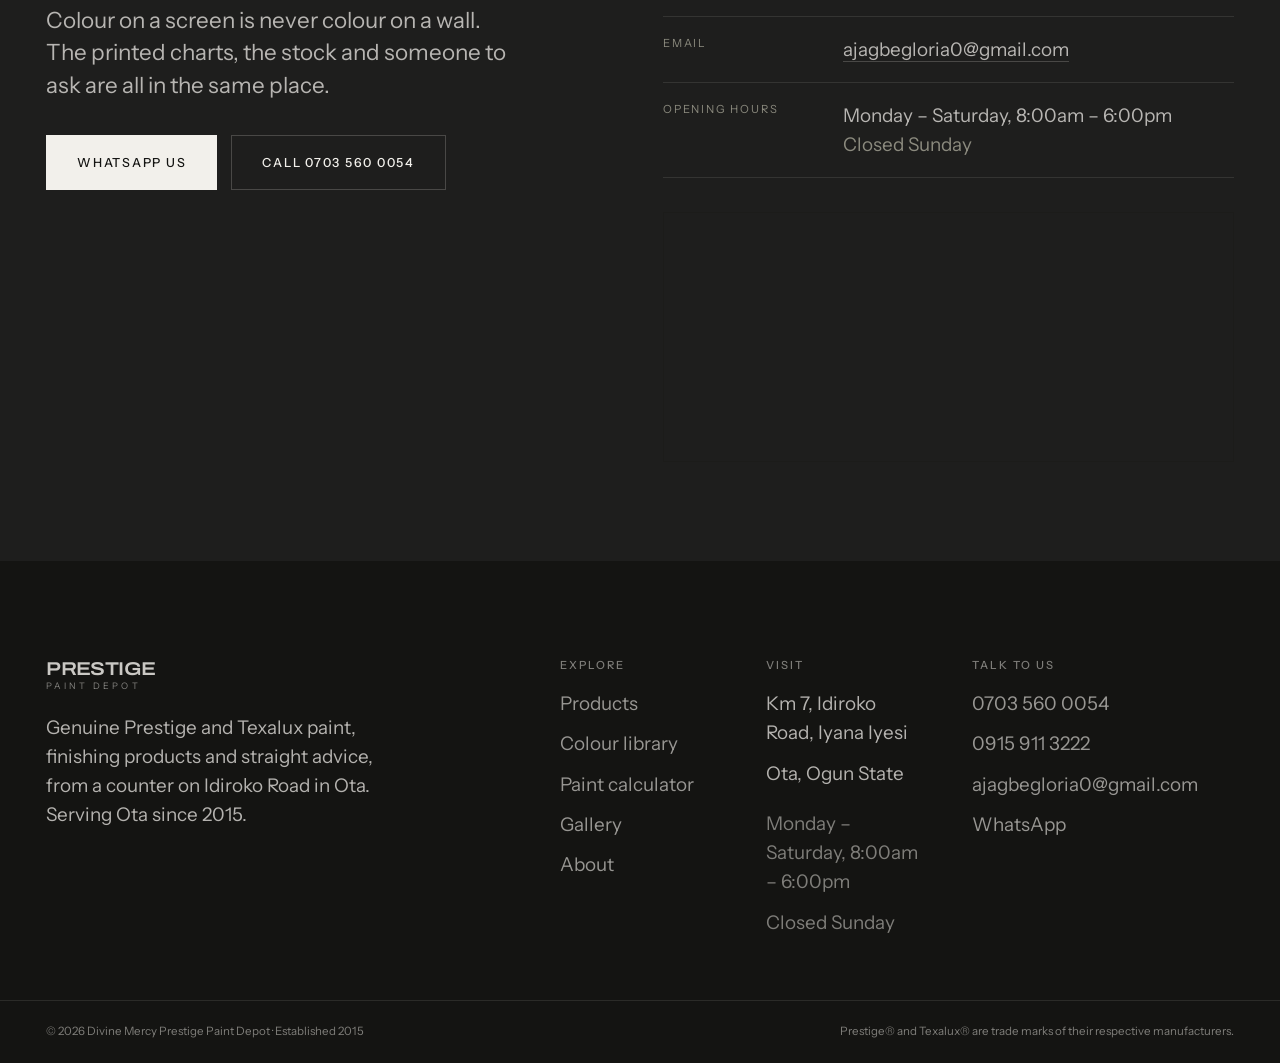
<file: product-standard-emulsion.html>
<!doctype html>
<html lang="en">
<head>
<meta charset="utf-8">
<meta name="viewport" content="width=device-width, initial-scale=1">
<title>Prestige Standard Emulsion — 4 L · 20 L | Prestige Paint Depot, Ota</title>
<meta name="description" content="Prestige Standard Emulsion: The everyday wall paint — smooth, washable, no added lead. Available in 4 L · 20 L from Prestige Paint Depot, Ota, Ogun State.">
<meta name="robots" content="index, follow, max-image-preview:large">
<meta name="theme-color" content="#1e1e1d">
<meta name="geo.region" content="NG-OG">
<meta name="geo.placename" content="Ota, Ogun State">
<link rel="canonical" href="https://www.prestigepaintdepot.com/product-standard-emulsion.html">

<meta property="og:type" content="website">
<meta property="og:site_name" content="Prestige Paint Depot">
<meta property="og:url" content="https://www.prestigepaintdepot.com/product-standard-emulsion.html">
<meta property="og:title" content="Prestige Standard Emulsion — 4 L · 20 L | Prestige Paint Depot, Ota">
<meta property="og:description" content="Prestige Standard Emulsion: The everyday wall paint — smooth, washable, no added lead. Available in 4 L · 20 L from Prestige Paint Depot, Ota, Ogun State.">
<meta property="og:image" content="https://www.prestigepaintdepot.com/assets/img/hero-stack-1400.jpg">
<meta name="twitter:card" content="summary_large_image">

<link rel="icon" type="image/svg+xml" href="assets/img/favicon/favicon.svg">
<link rel="icon" type="image/png" sizes="32x32" href="assets/img/favicon/favicon-32.png">
<link rel="apple-touch-icon" href="assets/img/favicon/apple-touch-icon.png">

<link rel="preload" href="assets/fonts/archivo-var.woff2" as="font" type="font/woff2" crossorigin>
<link rel="preload" href="assets/fonts/instrument-sans-400.woff2" as="font" type="font/woff2" crossorigin>
<link rel="stylesheet" href="assets/css/app.css">
<script type="application/ld+json">{"@context":"https://schema.org","@type":["HomeAndConstructionBusiness","Store"],"name":"Divine Mercy Prestige Paint Depot","alternateName":"Prestige Paint Depot","url":"https://www.prestigepaintdepot.com/","image":"https://www.prestigepaintdepot.com/assets/img/shopfront-1400.jpg","logo":"https://www.prestigepaintdepot.com/assets/img/favicon/apple-touch-icon.png","telephone":"+2347035600054","email":"ajagbegloria0@gmail.com","priceRange":"$$","foundingDate":"2015","address":{"@type":"PostalAddress","streetAddress":"Km 7, Idiroko Road, Iyana Iyesi","addressLocality":"Ota","addressRegion":"Ogun State","addressCountry":"NG"},"hasMap":"https://www.google.com/maps/dir/?api=1&destination=Km+7,+Idiroko+Road,+Iyana+Iyesi,+Ota,+Ogun+State,+Nigeria","openingHoursSpecification":[{"@type":"OpeningHoursSpecification","dayOfWeek":["Monday","Tuesday","Wednesday","Thursday","Friday","Saturday"],"opens":"08:00","closes":"18:00"}],"brand":[{"@type":"Brand","name":"Prestige"},{"@type":"Brand","name":"Texalux"}],"description":"Genuine Prestige and Texalux paints \u2014 emulsion, matt, satin, gloss and textured finishes \u2014 plus painting accessories, in Ota, Ogun State."}</script>
<script type="application/ld+json">{"@context":"https://schema.org","@type":"Product","name":"Prestige Standard Emulsion","brand":{"@type":"Brand","name":"Prestige"},"category":"Paint","description":"The everyday wall paint \u2014 smooth, washable, no added lead.","image":"https://www.prestigepaintdepot.com/assets/img/product-emulsion-bone-1000.jpg","offers":{"@type":"Offer","availability":"https://schema.org/InStock","priceCurrency":"NGN","url":"https://www.prestigepaintdepot.com/product-standard-emulsion.html","seller":{"@type":"Organization","name":"Divine Mercy Prestige Paint Depot"}}}</script>
<script type="application/ld+json">{"@context":"https://schema.org","@type":"BreadcrumbList","itemListElement":[{"@type":"ListItem","position":1,"name":"Home","item":"https://www.prestigepaintdepot.com/"},{"@type":"ListItem","position":2,"name":"Products","item":"https://www.prestigepaintdepot.com/products.html"},{"@type":"ListItem","position":3,"name":"Standard Emulsion"}]}</script>
<!-- Google Analytics, carried over from the previous site -->
<script async src="https://www.googletagmanager.com/gtag/js?id=G-EFVQCXZWYG"></script>
<script>
  window.dataLayer = window.dataLayer || [];
  function gtag(){dataLayer.push(arguments);}
  gtag('js', new Date());
  gtag('config', 'G-EFVQCXZWYG');
</script>
</head>
<body>
<a class="skip" href="#main">Skip to content</a>

    <header class="masthead">
      <div class="shell masthead__inner">
        <a class="wordmark" href="index.html"><b>Prestige</b><span>Paint Depot</span></a>
        <nav aria-label="Primary"><ul class="nav"><li><a href="products.html">Products</a></li><li><a href="colours.html">Colours</a></li><li><a href="calculator.html">Calculator</a></li><li><a href="about.html">About</a></li><li><a href="gallery.html">Gallery</a></li><li><a href="contact.html">Contact</a></li></ul></nav>
        <div class="masthead__actions">
          <a class="wa-link" href="https://wa.me/2347035600054?text=Hello%20Prestige%20Paint%20Depot%2C%20I%20have%20an%20enquiry."
             target="_blank" rel="noopener" aria-label="Chat with us on WhatsApp"><svg viewBox="0 0 32 32" aria-hidden="true"><path d="M16.02 3C9.4 3 4 8.4 4 15.02c0 2.36.66 4.56 1.8 6.44L4 29l7.7-1.76a12 12 0 004.32.8h.01C22.65 28.04 28 22.66 28 16.02 28 9.4 22.65 3 16.02 3zm0 22.1c-1.5 0-2.94-.4-4.2-1.15l-.3-.18-4.56 1.04 1.1-4.44-.2-.32a9.7 9.7 0 01-1.5-5.03c0-5.4 4.38-9.78 9.78-9.78 5.4 0 9.78 4.38 9.78 9.78 0 5.4-4.4 9.08-9.9 9.08zm5.4-7.32c-.3-.15-1.75-.87-2.02-.96-.27-.1-.47-.15-.66.15-.2.3-.76.96-.93 1.15-.17.2-.34.22-.63.08-.3-.15-1.25-.46-2.38-1.47-.88-.78-1.47-1.75-1.65-2.05-.17-.3-.02-.46.13-.6.13-.14.3-.34.44-.5.15-.18.2-.3.3-.5.1-.2.05-.38-.02-.53-.08-.15-.66-1.6-.9-2.2-.24-.57-.48-.5-.66-.5h-.56c-.2 0-.5.07-.77.37-.27.3-1 .98-1 2.4s1.03 2.78 1.17 2.97c.15.2 2.03 3.1 4.9 4.34.68.3 1.22.47 1.63.6.68.22 1.3.19 1.8.11.55-.08 1.75-.71 2-1.4.24-.68.24-1.27.17-1.4-.07-.13-.27-.2-.56-.35z"/></svg></a>
          <a class="btn" href="enquiry.html"><span>Request a Quote</span></a>
          <button class="menu-btn" type="button" aria-expanded="false" aria-controls="menu" aria-label="Menu">
            <i></i><i></i>
          </button>
        </div>
      </div>
    </header>

    <div class="menu" id="menu" aria-hidden="true">
      <div class="shell">
        <ul class="menu__list"><li><a href="products.html"><em>01</em>Products</a></li><li><a href="colours.html"><em>02</em>Colours</a></li><li><a href="calculator.html"><em>03</em>Calculator</a></li><li><a href="about.html"><em>04</em>About</a></li><li><a href="gallery.html"><em>05</em>Gallery</a></li><li><a href="contact.html"><em>06</em>Contact</a></li></ul>
      </div>
      <div class="shell">
        <div class="menu__foot">
          <a class="meta" href="tel:+2347035600054">0703 560 0054</a>
          <span class="meta">Km 7, Idiroko Road, Iyana Iyesi, Ota</span>
          <a class="btn btn--sm" href="enquiry.html"><span>Request a Quote</span></a>
        </div>
      </div>
    </div>
<main id="main">

    <section class="pagehead">
      <div class="shell pagehead__grid">
        <div>
          <p class="crumbs"><a href="index.html">Home</a> · <a href="products.html">Products</a> · Standard Emulsion</p>
          <h1>Standard Emulsion</h1>
        </div>
        <div><p class="lede">The everyday wall paint — smooth, washable, no added lead.</p></div>
      </div>
    </section>

    <section class="band">
      <div class="shell grid" style="row-gap:44px;align-items:start">
        <div style="grid-column:1/7" class="reveal-img">
          <picture class=""><source type="image/webp" srcset="assets/img/product-emulsion-bone-440.webp 440w, assets/img/product-emulsion-bone-700.webp 700w, assets/img/product-emulsion-bone-1000.webp 1000w" sizes="(max-width:900px) 92vw, 46vw"><img src="assets/img/product-emulsion-bone-1000.jpg" srcset="assets/img/product-emulsion-bone-440.jpg 440w, assets/img/product-emulsion-bone-700.jpg 700w, assets/img/product-emulsion-bone-1000.jpg 1000w" sizes="(max-width:900px) 92vw, 46vw" alt="Prestige Standard Emulsion, 4 L · 20 L" loading="eager" decoding="async" width="1100" height="1375"></picture>
        </div>
        <div style="grid-column:8/13">
          <p class="label reveal">Prestige</p>
          <h2 class="d2 reveal" style="--d:60ms;margin-top:20px;text-transform:uppercase">Interior & exterior walls</h2>
          <p class="lede reveal" style="--d:100ms;margin-top:22px">Prestige's standard emulsion is the paint most rooms get: it lays down flat and even, takes a wipe when a wall gets marked, and goes further per litre than anything else on the shelf. It carries the widest part of the chart, so almost any colour a room needs is available in it.</p>

          <dl class="spec reveal" style="--d:140ms">
            <div><dt>Brand</dt><dd>Prestige</dd></div>
            <div><dt>Sizes stocked</dt><dd>4 L · 20 L</dd></div>
            <div><dt>Chart</dt><dd>Gloss & Emulsion</dd></div>
            <div><dt>Shades available</dt><dd>42</dd></div>
            <div><dt>Coverage (estimate)</dt><dd>~12 m² per litre, per coat</dd></div>
            <div><dt>Price</dt><dd>On request</dd></div>
          </dl>

          <div class="reveal" style="--d:180ms;margin-top:34px">
            <p class="meta" style="margin-bottom:14px">Manufacturer's claims</p>
            <ul style="list-style:none;padding:0;margin:0;display:grid;gap:10px;color:var(--ink-2)"><li>Smooth and even finish</li><li>Durable and washable</li><li>No added lead</li><li>For interior and exterior walls</li></ul>
          </div>

          <div class="camp__actions reveal" style="--d:220ms">
            <a class="btn" href="https://wa.me/2347035600054?text=Hello%20Prestige%20Paint%20Depot%2C%20please%20send%20me%20the%20price%20and%20availability%20for%20Prestige%20Standard%20Emulsion%20%284%20L%20%C2%B7%2020%20L%29."
               target="_blank" rel="noopener"><span>Enquire on WhatsApp</span></a>
            <a class="btn btn--ghost" href="enquiry.html"><span>Request a quote</span></a>
          </div>

          <p class="meta" style="margin-top:26px;text-transform:none;letter-spacing:0;font-size:.82rem;line-height:1.6;max-width:52ch">
            Coverage is a working planning estimate, not a manufacturer
            specification. Use the <a href="calculator.html" style="border-bottom:1px solid var(--line)">calculator</a>
            for a quantity, then confirm it with us.
          </p>
        </div>
      </div>
    </section>

    <section class="band on-bone">
      <div class="shell">
        <div class="grid" style="align-items:end;margin-bottom:34px">
          <div style="grid-column:1/8">
            <p class="label">In this shade range</p>
            <h2 class="d2" style="margin-top:20px">Gloss & Emulsion · 42 shades</h2>
          </div>
          <div style="grid-column:9/13"><a class="tlink" href="colours.html">Open the colour library</a></div>
        </div>
        <div class="reveal-img"><div class="strip"><picture class=""><source type="image/webp" srcset="assets/img/stack-emulsion-420.webp 420w, assets/img/stack-emulsion-720.webp 720w, assets/img/stack-emulsion-1100.webp 1100w" sizes="92vw"><img src="assets/img/stack-emulsion-1100.jpg" srcset="assets/img/stack-emulsion-420.jpg 420w, assets/img/stack-emulsion-720.jpg 720w, assets/img/stack-emulsion-1100.jpg 1100w" sizes="92vw" alt="Standard Emulsion stacked at the depot" loading="lazy" decoding="async"></picture></div></div>
      </div>
    </section>

    <section class="band">
      <div class="shell">
        <p class="label" style="margin-bottom:28px">More from the range</p>
        <div class="cats">
        <a class="cat" href="product-matt-finish.html">
          <span class="cat__num">01</span>
          <span class="cat__name">Matt Finish</span>
          <span class="cat__meta">Prestige · 20 L</span>
        </a>
        <a class="cat" href="product-satin-finish.html">
          <span class="cat__num">02</span>
          <span class="cat__name">Satin Finish</span>
          <span class="cat__meta">Prestige · 4 L · 20 L</span>
        </a>
        <a class="cat" href="product-premium-plus-gloss.html">
          <span class="cat__num">03</span>
          <span class="cat__name">Premium Plus Gloss</span>
          <span class="cat__meta">Prestige · 4 L</span>
        </a></div>
      </div>
    </section>

    
    <section class="band on-dark" id="contact">
      <div class="shell">
        <div class="contact-grid">
          <div class="contact-grid__head">
            <p class="label reveal"><span class="label-num">11</span> Contact</p>
            <h2 class="d1 reveal" style="--d:60ms;margin-top:26px">Come and<br>see the chart.</h2>
            <p class="lede reveal" style="--d:120ms;margin-top:24px">
              Colour on a screen is never colour on a wall. The printed charts,
              the stock and someone to ask are all in the same place.
            </p>
            <div class="reveal" style="--d:180ms;display:flex;gap:14px;flex-wrap:wrap;margin-top:34px">
              <a class="btn" href="https://wa.me/2347035600054?text=Hello%20Prestige%20Paint%20Depot%2C%20I%20have%20an%20enquiry." target="_blank" rel="noopener"><span>WhatsApp us</span></a>
              <a class="btn btn--ghost" href="tel:+2347035600054"><span>Call 0703 560 0054</span></a>
            </div>
          </div>
          <div class="contact-grid__body">
            <dl class="dl-rows reveal">
              <div><dt>Address</dt><dd>Km 7, Idiroko Road, Iyana Iyesi<br>Ota, Ogun State, Nigeria</dd></div>
              <div><dt>Telephone</dt><dd><a href="tel:+2347035600054">0703 560 0054</a><br><a href="tel:+2349159113222">0915 911 3222</a></dd></div>
              <div><dt>Email</dt><dd><a href="mailto:ajagbegloria0@gmail.com">ajagbegloria0@gmail.com</a></dd></div>
              <div><dt>Opening hours</dt><dd>Monday – Saturday, 8:00am – 6:00pm<br><span style="color:var(--ink-3)">Closed Sunday</span></dd></div>
            </dl>
            <div class="map reveal" style="--d:100ms;margin-top:34px">
              <iframe title="Map to Divine Mercy Prestige Paint Depot, Km 7, Idiroko Road, Iyana Iyesi, Ota"
                src="https://www.google.com/maps?q=Km+7,+Idiroko+Road,+Iyana+Iyesi,+Ota,+Ogun+State,+Nigeria&output=embed"
                loading="lazy" referrerpolicy="no-referrer-when-downgrade"></iframe>
            </div>
          </div>
        </div>
      </div>
    </section>
    
</main>

    <footer class="footer">
      <div class="shell footer__top">
        <div class="footer__brand">
          <a class="wordmark" href="index.html"><b>Prestige</b><span>Paint Depot</span></a>
          <p style="margin-top:22px;max-width:34ch;color:var(--on-dark-2)">
            Genuine Prestige and Texalux paint, finishing products and straight
            advice, from a counter on Idiroko Road in Ota. Serving Ota since
            2015.
          </p>
        </div>
        <div class="footer__col">
          <h4>Explore</h4>
          <ul>
            <li><a href="products.html">Products</a></li>
            <li><a href="colours.html">Colour library</a></li>
            <li><a href="calculator.html">Paint calculator</a></li>
            <li><a href="gallery.html">Gallery</a></li>
            <li><a href="about.html">About</a></li>
          </ul>
        </div>
        <div class="footer__col">
          <h4>Visit</h4>
          <ul>
            <li>Km 7, Idiroko Road, Iyana Iyesi</li>
            <li>Ota, Ogun State</li>
            <li style="margin-top:10px;color:var(--on-dark-3)">Monday – Saturday, 8:00am – 6:00pm</li>
            <li style="color:var(--on-dark-3)">Closed Sunday</li>
          </ul>
        </div>
        <div class="footer__col">
          <h4>Talk to us</h4>
          <ul>
            <li><a href="tel:+2347035600054">0703 560 0054</a></li>
            <li><a href="tel:+2349159113222">0915 911 3222</a></li>
            <li><a href="mailto:ajagbegloria0@gmail.com">ajagbegloria0@gmail.com</a></li>
            <li><a href="https://wa.me/2347035600054?text=Hello%20Prestige%20Paint%20Depot%2C%20I%20have%20an%20enquiry." target="_blank" rel="noopener">WhatsApp</a></li>
          </ul>
        </div>
      </div>
      <div class="shell footer__bottom">
        <span>© <span data-year>2026</span> Divine Mercy Prestige Paint Depot · Established 2015</span>
        <span>Prestige® and Texalux® are trade marks of their respective manufacturers.</span>
      </div>
    </footer>
<a class="wa-float" href="https://wa.me/2347035600054?text=Hello%20Prestige%20Paint%20Depot%2C%20I%20have%20an%20enquiry."
   target="_blank" rel="noopener" aria-label="Chat with us on WhatsApp"><svg viewBox="0 0 32 32" aria-hidden="true"><path d="M16.02 3C9.4 3 4 8.4 4 15.02c0 2.36.66 4.56 1.8 6.44L4 29l7.7-1.76a12 12 0 004.32.8h.01C22.65 28.04 28 22.66 28 16.02 28 9.4 22.65 3 16.02 3zm0 22.1c-1.5 0-2.94-.4-4.2-1.15l-.3-.18-4.56 1.04 1.1-4.44-.2-.32a9.7 9.7 0 01-1.5-5.03c0-5.4 4.38-9.78 9.78-9.78 5.4 0 9.78 4.38 9.78 9.78 0 5.4-4.4 9.08-9.9 9.08zm5.4-7.32c-.3-.15-1.75-.87-2.02-.96-.27-.1-.47-.15-.66.15-.2.3-.76.96-.93 1.15-.17.2-.34.22-.63.08-.3-.15-1.25-.46-2.38-1.47-.88-.78-1.47-1.75-1.65-2.05-.17-.3-.02-.46.13-.6.13-.14.3-.34.44-.5.15-.18.2-.3.3-.5.1-.2.05-.38-.02-.53-.08-.15-.66-1.6-.9-2.2-.24-.57-.48-.5-.66-.5h-.56c-.2 0-.5.07-.77.37-.27.3-1 .98-1 2.4s1.03 2.78 1.17 2.97c.15.2 2.03 3.1 4.9 4.34.68.3 1.22.47 1.63.6.68.22 1.3.19 1.8.11.55-.08 1.75-.71 2-1.4.24-.68.24-1.27.17-1.4-.07-.13-.27-.2-.56-.35z"/></svg></a>
<script src="assets/js/app.js" defer></script>

</body>
</html>
</file>
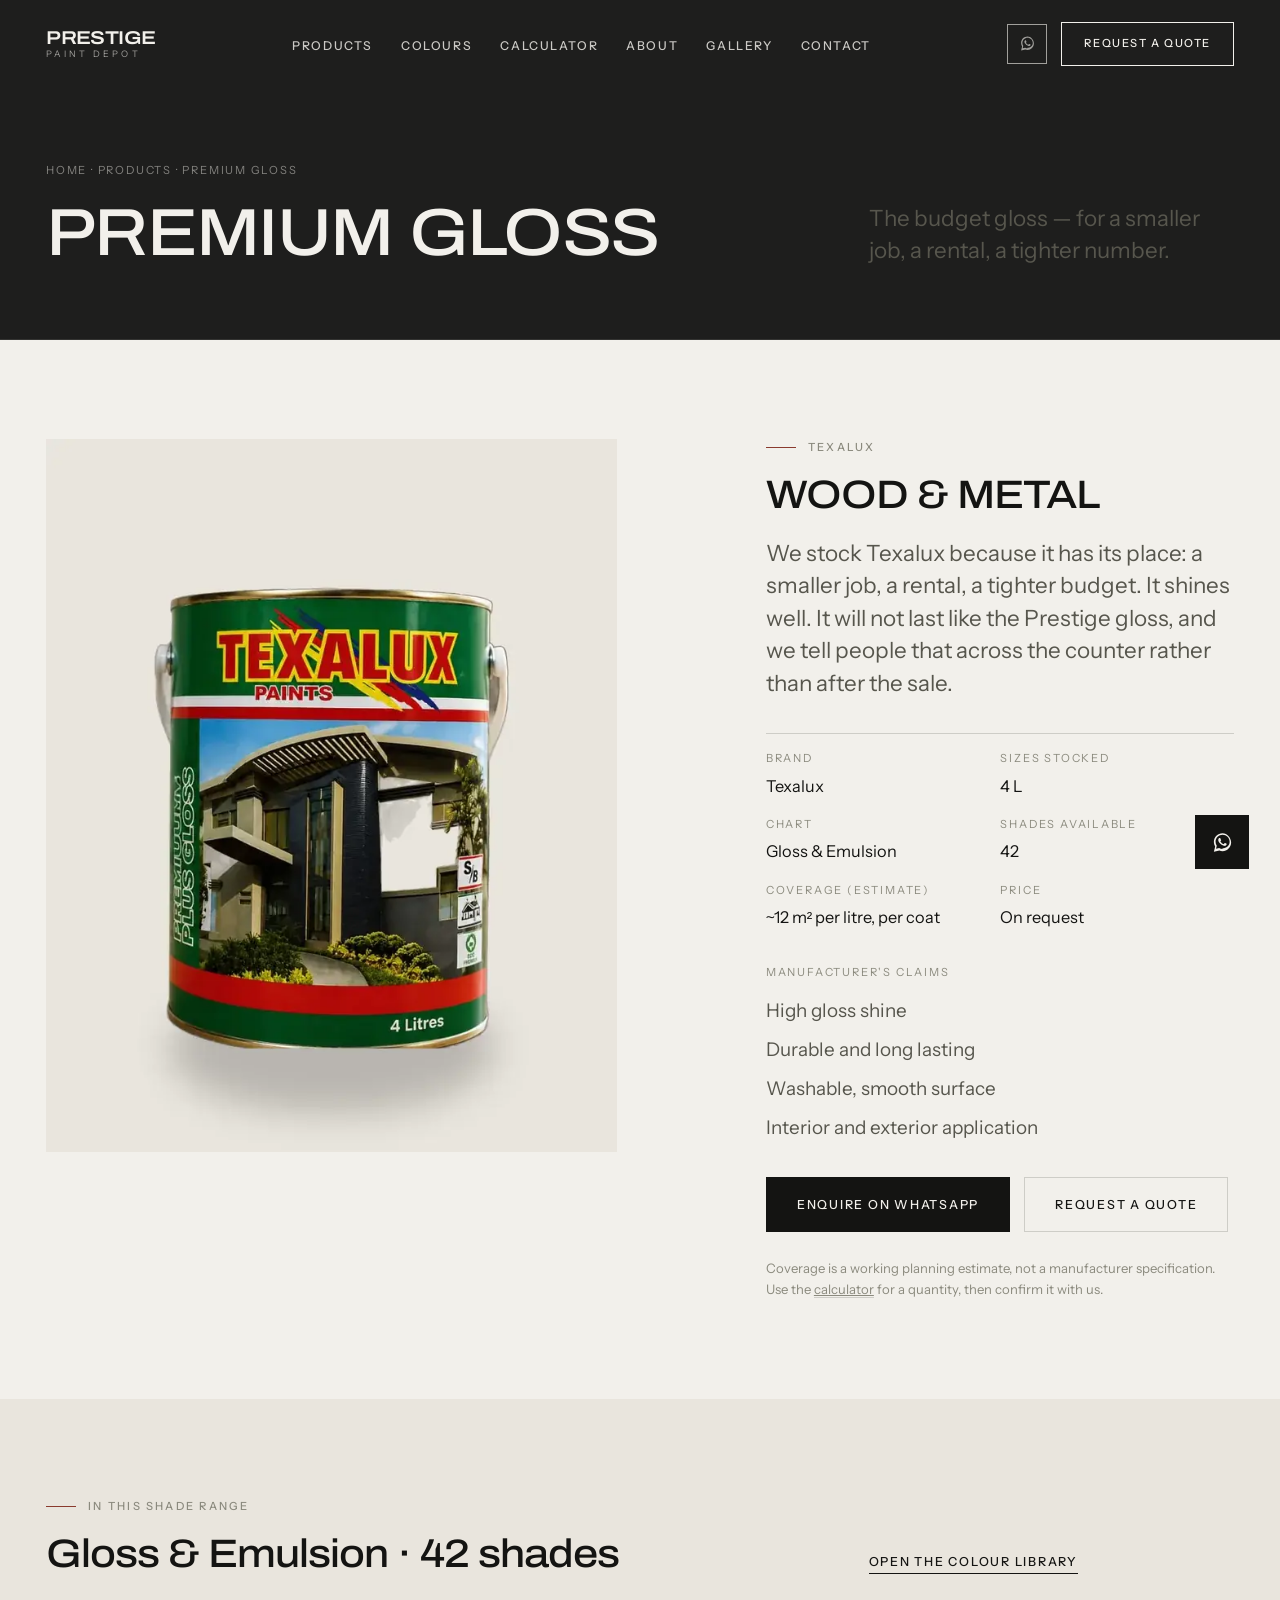
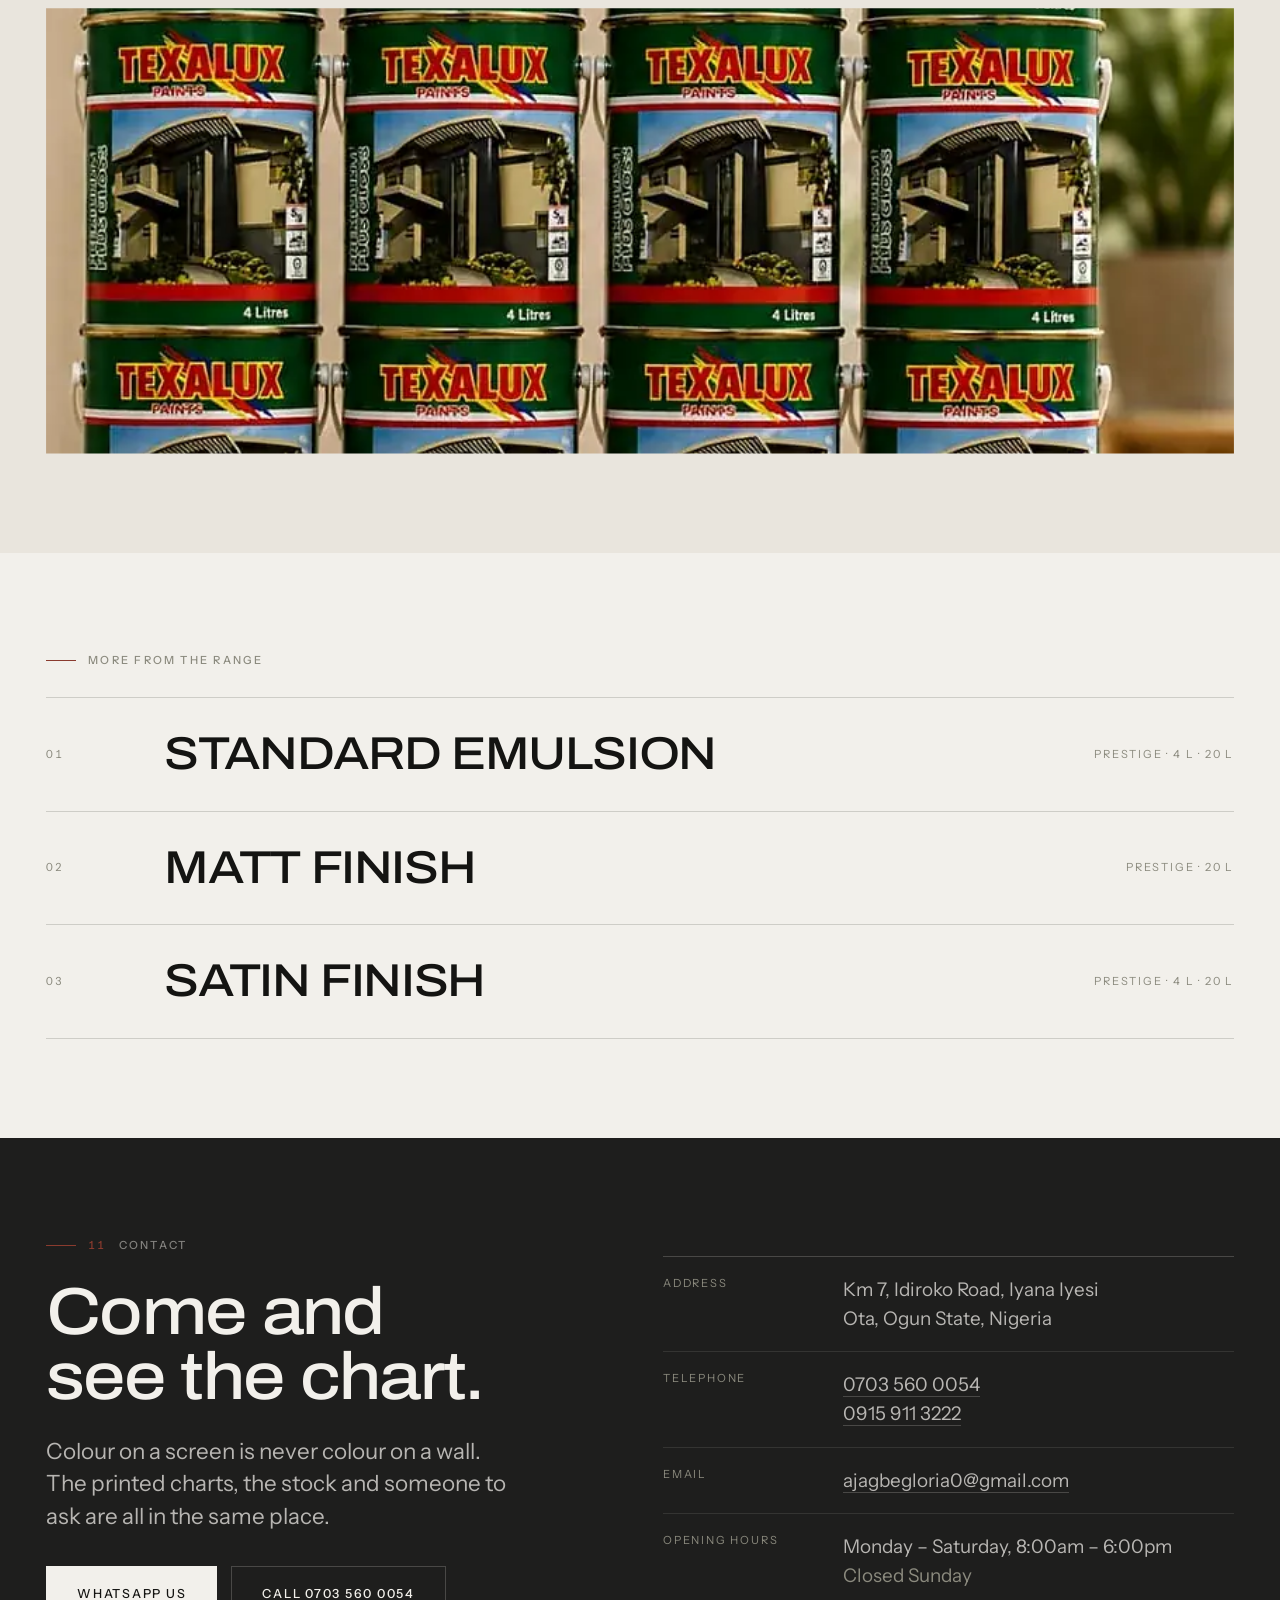
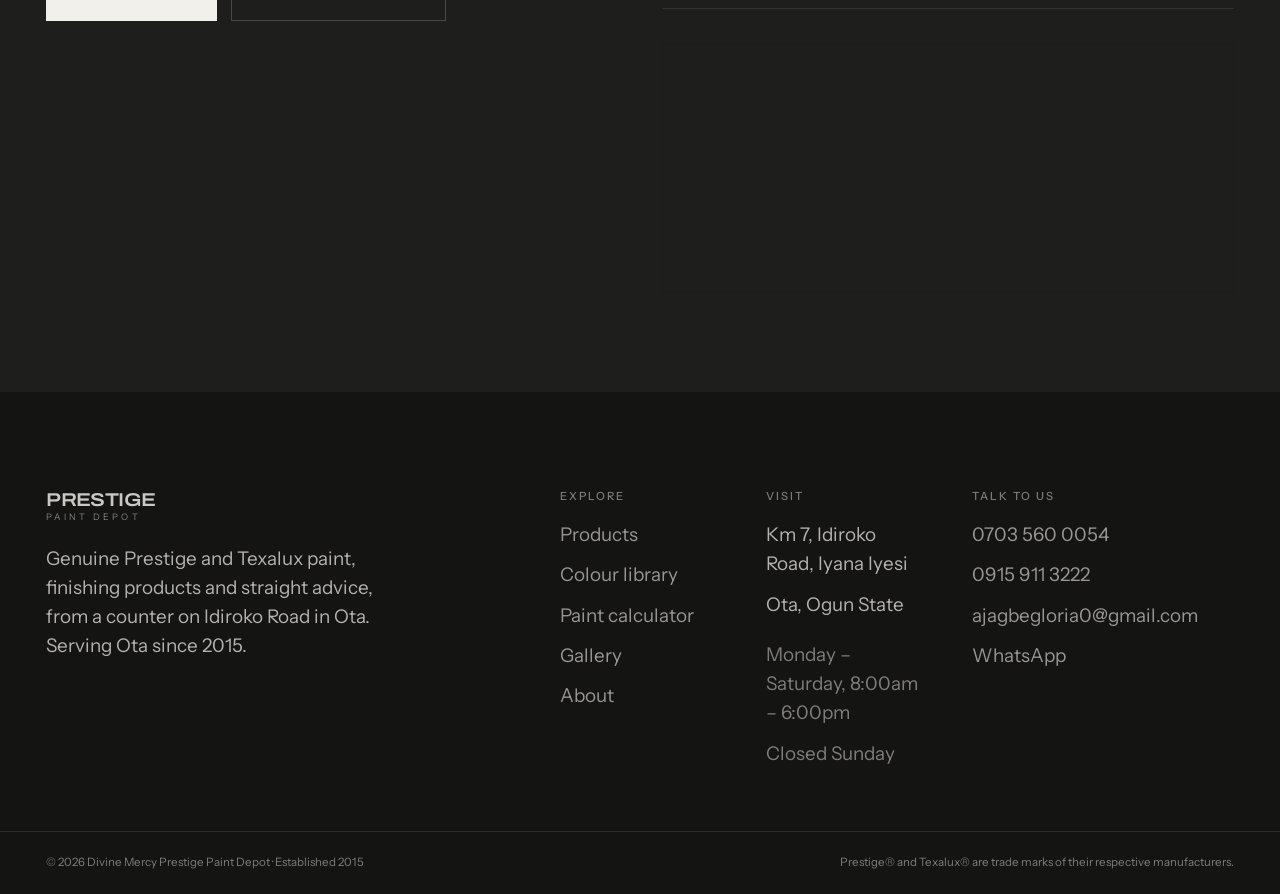
<file: product-texalux-premium-gloss.html>
<!doctype html>
<html lang="en">
<head>
<meta charset="utf-8">
<meta name="viewport" content="width=device-width, initial-scale=1">
<title>Texalux Premium Gloss — 4 L | Prestige Paint Depot, Ota</title>
<meta name="description" content="Texalux Premium Gloss: The budget gloss — for a smaller job, a rental, a tighter number. Available in 4 L from Prestige Paint Depot, Ota, Ogun State.">
<meta name="robots" content="index, follow, max-image-preview:large">
<meta name="theme-color" content="#1e1e1d">
<meta name="geo.region" content="NG-OG">
<meta name="geo.placename" content="Ota, Ogun State">
<link rel="canonical" href="https://www.prestigepaintdepot.com/product-texalux-premium-gloss.html">

<meta property="og:type" content="website">
<meta property="og:site_name" content="Prestige Paint Depot">
<meta property="og:url" content="https://www.prestigepaintdepot.com/product-texalux-premium-gloss.html">
<meta property="og:title" content="Texalux Premium Gloss — 4 L | Prestige Paint Depot, Ota">
<meta property="og:description" content="Texalux Premium Gloss: The budget gloss — for a smaller job, a rental, a tighter number. Available in 4 L from Prestige Paint Depot, Ota, Ogun State.">
<meta property="og:image" content="https://www.prestigepaintdepot.com/assets/img/hero-stack-1400.jpg">
<meta name="twitter:card" content="summary_large_image">

<link rel="icon" type="image/svg+xml" href="assets/img/favicon/favicon.svg">
<link rel="icon" type="image/png" sizes="32x32" href="assets/img/favicon/favicon-32.png">
<link rel="apple-touch-icon" href="assets/img/favicon/apple-touch-icon.png">

<link rel="preload" href="assets/fonts/archivo-var.woff2" as="font" type="font/woff2" crossorigin>
<link rel="preload" href="assets/fonts/instrument-sans-400.woff2" as="font" type="font/woff2" crossorigin>
<link rel="stylesheet" href="assets/css/app.css">
<script type="application/ld+json">{"@context":"https://schema.org","@type":["HomeAndConstructionBusiness","Store"],"name":"Divine Mercy Prestige Paint Depot","alternateName":"Prestige Paint Depot","url":"https://www.prestigepaintdepot.com/","image":"https://www.prestigepaintdepot.com/assets/img/shopfront-1400.jpg","logo":"https://www.prestigepaintdepot.com/assets/img/favicon/apple-touch-icon.png","telephone":"+2347035600054","email":"ajagbegloria0@gmail.com","priceRange":"$$","foundingDate":"2015","address":{"@type":"PostalAddress","streetAddress":"Km 7, Idiroko Road, Iyana Iyesi","addressLocality":"Ota","addressRegion":"Ogun State","addressCountry":"NG"},"hasMap":"https://www.google.com/maps/dir/?api=1&destination=Km+7,+Idiroko+Road,+Iyana+Iyesi,+Ota,+Ogun+State,+Nigeria","openingHoursSpecification":[{"@type":"OpeningHoursSpecification","dayOfWeek":["Monday","Tuesday","Wednesday","Thursday","Friday","Saturday"],"opens":"08:00","closes":"18:00"}],"brand":[{"@type":"Brand","name":"Prestige"},{"@type":"Brand","name":"Texalux"}],"description":"Genuine Prestige and Texalux paints \u2014 emulsion, matt, satin, gloss and textured finishes \u2014 plus painting accessories, in Ota, Ogun State."}</script>
<script type="application/ld+json">{"@context":"https://schema.org","@type":"Product","name":"Texalux Premium Gloss","brand":{"@type":"Brand","name":"Texalux"},"category":"Paint","description":"The budget gloss \u2014 for a smaller job, a rental, a tighter number.","image":"https://www.prestigepaintdepot.com/assets/img/product-gloss-texalux-bone-1000.jpg","offers":{"@type":"Offer","availability":"https://schema.org/InStock","priceCurrency":"NGN","url":"https://www.prestigepaintdepot.com/product-texalux-premium-gloss.html","seller":{"@type":"Organization","name":"Divine Mercy Prestige Paint Depot"}}}</script>
<script type="application/ld+json">{"@context":"https://schema.org","@type":"BreadcrumbList","itemListElement":[{"@type":"ListItem","position":1,"name":"Home","item":"https://www.prestigepaintdepot.com/"},{"@type":"ListItem","position":2,"name":"Products","item":"https://www.prestigepaintdepot.com/products.html"},{"@type":"ListItem","position":3,"name":"Premium Gloss"}]}</script>
<!-- Google Analytics, carried over from the previous site -->
<script async src="https://www.googletagmanager.com/gtag/js?id=G-EFVQCXZWYG"></script>
<script>
  window.dataLayer = window.dataLayer || [];
  function gtag(){dataLayer.push(arguments);}
  gtag('js', new Date());
  gtag('config', 'G-EFVQCXZWYG');
</script>
</head>
<body>
<a class="skip" href="#main">Skip to content</a>

    <header class="masthead">
      <div class="shell masthead__inner">
        <a class="wordmark" href="index.html"><b>Prestige</b><span>Paint Depot</span></a>
        <nav aria-label="Primary"><ul class="nav"><li><a href="products.html">Products</a></li><li><a href="colours.html">Colours</a></li><li><a href="calculator.html">Calculator</a></li><li><a href="about.html">About</a></li><li><a href="gallery.html">Gallery</a></li><li><a href="contact.html">Contact</a></li></ul></nav>
        <div class="masthead__actions">
          <a class="wa-link" href="https://wa.me/2347035600054?text=Hello%20Prestige%20Paint%20Depot%2C%20I%20have%20an%20enquiry."
             target="_blank" rel="noopener" aria-label="Chat with us on WhatsApp"><svg viewBox="0 0 32 32" aria-hidden="true"><path d="M16.02 3C9.4 3 4 8.4 4 15.02c0 2.36.66 4.56 1.8 6.44L4 29l7.7-1.76a12 12 0 004.32.8h.01C22.65 28.04 28 22.66 28 16.02 28 9.4 22.65 3 16.02 3zm0 22.1c-1.5 0-2.94-.4-4.2-1.15l-.3-.18-4.56 1.04 1.1-4.44-.2-.32a9.7 9.7 0 01-1.5-5.03c0-5.4 4.38-9.78 9.78-9.78 5.4 0 9.78 4.38 9.78 9.78 0 5.4-4.4 9.08-9.9 9.08zm5.4-7.32c-.3-.15-1.75-.87-2.02-.96-.27-.1-.47-.15-.66.15-.2.3-.76.96-.93 1.15-.17.2-.34.22-.63.08-.3-.15-1.25-.46-2.38-1.47-.88-.78-1.47-1.75-1.65-2.05-.17-.3-.02-.46.13-.6.13-.14.3-.34.44-.5.15-.18.2-.3.3-.5.1-.2.05-.38-.02-.53-.08-.15-.66-1.6-.9-2.2-.24-.57-.48-.5-.66-.5h-.56c-.2 0-.5.07-.77.37-.27.3-1 .98-1 2.4s1.03 2.78 1.17 2.97c.15.2 2.03 3.1 4.9 4.34.68.3 1.22.47 1.63.6.68.22 1.3.19 1.8.11.55-.08 1.75-.71 2-1.4.24-.68.24-1.27.17-1.4-.07-.13-.27-.2-.56-.35z"/></svg></a>
          <a class="btn" href="enquiry.html"><span>Request a Quote</span></a>
          <button class="menu-btn" type="button" aria-expanded="false" aria-controls="menu" aria-label="Menu">
            <i></i><i></i>
          </button>
        </div>
      </div>
    </header>

    <div class="menu" id="menu" aria-hidden="true">
      <div class="shell">
        <ul class="menu__list"><li><a href="products.html"><em>01</em>Products</a></li><li><a href="colours.html"><em>02</em>Colours</a></li><li><a href="calculator.html"><em>03</em>Calculator</a></li><li><a href="about.html"><em>04</em>About</a></li><li><a href="gallery.html"><em>05</em>Gallery</a></li><li><a href="contact.html"><em>06</em>Contact</a></li></ul>
      </div>
      <div class="shell">
        <div class="menu__foot">
          <a class="meta" href="tel:+2347035600054">0703 560 0054</a>
          <span class="meta">Km 7, Idiroko Road, Iyana Iyesi, Ota</span>
          <a class="btn btn--sm" href="enquiry.html"><span>Request a Quote</span></a>
        </div>
      </div>
    </div>
<main id="main">

    <section class="pagehead">
      <div class="shell pagehead__grid">
        <div>
          <p class="crumbs"><a href="index.html">Home</a> · <a href="products.html">Products</a> · Premium Gloss</p>
          <h1>Premium Gloss</h1>
        </div>
        <div><p class="lede">The budget gloss — for a smaller job, a rental, a tighter number.</p></div>
      </div>
    </section>

    <section class="band">
      <div class="shell grid" style="row-gap:44px;align-items:start">
        <div style="grid-column:1/7" class="reveal-img">
          <picture class=""><source type="image/webp" srcset="assets/img/product-gloss-texalux-bone-440.webp 440w, assets/img/product-gloss-texalux-bone-700.webp 700w, assets/img/product-gloss-texalux-bone-1000.webp 1000w" sizes="(max-width:900px) 92vw, 46vw"><img src="assets/img/product-gloss-texalux-bone-1000.jpg" srcset="assets/img/product-gloss-texalux-bone-440.jpg 440w, assets/img/product-gloss-texalux-bone-700.jpg 700w, assets/img/product-gloss-texalux-bone-1000.jpg 1000w" sizes="(max-width:900px) 92vw, 46vw" alt="Texalux Premium Gloss, 4 L" loading="eager" decoding="async" width="1100" height="1375"></picture>
        </div>
        <div style="grid-column:8/13">
          <p class="label reveal">Texalux</p>
          <h2 class="d2 reveal" style="--d:60ms;margin-top:20px;text-transform:uppercase">Wood & metal</h2>
          <p class="lede reveal" style="--d:100ms;margin-top:22px">We stock Texalux because it has its place: a smaller job, a rental, a tighter budget. It shines well. It will not last like the Prestige gloss, and we tell people that across the counter rather than after the sale.</p>

          <dl class="spec reveal" style="--d:140ms">
            <div><dt>Brand</dt><dd>Texalux</dd></div>
            <div><dt>Sizes stocked</dt><dd>4 L</dd></div>
            <div><dt>Chart</dt><dd>Gloss & Emulsion</dd></div>
            <div><dt>Shades available</dt><dd>42</dd></div>
            <div><dt>Coverage (estimate)</dt><dd>~12 m² per litre, per coat</dd></div>
            <div><dt>Price</dt><dd>On request</dd></div>
          </dl>

          <div class="reveal" style="--d:180ms;margin-top:34px">
            <p class="meta" style="margin-bottom:14px">Manufacturer's claims</p>
            <ul style="list-style:none;padding:0;margin:0;display:grid;gap:10px;color:var(--ink-2)"><li>High gloss shine</li><li>Durable and long lasting</li><li>Washable, smooth surface</li><li>Interior and exterior application</li></ul>
          </div>

          <div class="camp__actions reveal" style="--d:220ms">
            <a class="btn" href="https://wa.me/2347035600054?text=Hello%20Prestige%20Paint%20Depot%2C%20please%20send%20me%20the%20price%20and%20availability%20for%20Texalux%20Premium%20Gloss%20%284%20L%29."
               target="_blank" rel="noopener"><span>Enquire on WhatsApp</span></a>
            <a class="btn btn--ghost" href="enquiry.html"><span>Request a quote</span></a>
          </div>

          <p class="meta" style="margin-top:26px;text-transform:none;letter-spacing:0;font-size:.82rem;line-height:1.6;max-width:52ch">
            Coverage is a working planning estimate, not a manufacturer
            specification. Use the <a href="calculator.html" style="border-bottom:1px solid var(--line)">calculator</a>
            for a quantity, then confirm it with us.
          </p>
        </div>
      </div>
    </section>

    <section class="band on-bone">
      <div class="shell">
        <div class="grid" style="align-items:end;margin-bottom:34px">
          <div style="grid-column:1/8">
            <p class="label">In this shade range</p>
            <h2 class="d2" style="margin-top:20px">Gloss & Emulsion · 42 shades</h2>
          </div>
          <div style="grid-column:9/13"><a class="tlink" href="colours.html">Open the colour library</a></div>
        </div>
        <div class="reveal-img"><div class="strip"><picture class=""><source type="image/webp" srcset="assets/img/stack-texalux-420.webp 420w, assets/img/stack-texalux-720.webp 720w, assets/img/stack-texalux-1100.webp 1100w" sizes="92vw"><img src="assets/img/stack-texalux-1100.jpg" srcset="assets/img/stack-texalux-420.jpg 420w, assets/img/stack-texalux-720.jpg 720w, assets/img/stack-texalux-1100.jpg 1100w" sizes="92vw" alt="Premium Gloss stacked at the depot" loading="lazy" decoding="async"></picture></div></div>
      </div>
    </section>

    <section class="band">
      <div class="shell">
        <p class="label" style="margin-bottom:28px">More from the range</p>
        <div class="cats">
        <a class="cat" href="product-standard-emulsion.html">
          <span class="cat__num">01</span>
          <span class="cat__name">Standard Emulsion</span>
          <span class="cat__meta">Prestige · 4 L · 20 L</span>
        </a>
        <a class="cat" href="product-matt-finish.html">
          <span class="cat__num">02</span>
          <span class="cat__name">Matt Finish</span>
          <span class="cat__meta">Prestige · 20 L</span>
        </a>
        <a class="cat" href="product-satin-finish.html">
          <span class="cat__num">03</span>
          <span class="cat__name">Satin Finish</span>
          <span class="cat__meta">Prestige · 4 L · 20 L</span>
        </a></div>
      </div>
    </section>

    
    <section class="band on-dark" id="contact">
      <div class="shell">
        <div class="contact-grid">
          <div class="contact-grid__head">
            <p class="label reveal"><span class="label-num">11</span> Contact</p>
            <h2 class="d1 reveal" style="--d:60ms;margin-top:26px">Come and<br>see the chart.</h2>
            <p class="lede reveal" style="--d:120ms;margin-top:24px">
              Colour on a screen is never colour on a wall. The printed charts,
              the stock and someone to ask are all in the same place.
            </p>
            <div class="reveal" style="--d:180ms;display:flex;gap:14px;flex-wrap:wrap;margin-top:34px">
              <a class="btn" href="https://wa.me/2347035600054?text=Hello%20Prestige%20Paint%20Depot%2C%20I%20have%20an%20enquiry." target="_blank" rel="noopener"><span>WhatsApp us</span></a>
              <a class="btn btn--ghost" href="tel:+2347035600054"><span>Call 0703 560 0054</span></a>
            </div>
          </div>
          <div class="contact-grid__body">
            <dl class="dl-rows reveal">
              <div><dt>Address</dt><dd>Km 7, Idiroko Road, Iyana Iyesi<br>Ota, Ogun State, Nigeria</dd></div>
              <div><dt>Telephone</dt><dd><a href="tel:+2347035600054">0703 560 0054</a><br><a href="tel:+2349159113222">0915 911 3222</a></dd></div>
              <div><dt>Email</dt><dd><a href="mailto:ajagbegloria0@gmail.com">ajagbegloria0@gmail.com</a></dd></div>
              <div><dt>Opening hours</dt><dd>Monday – Saturday, 8:00am – 6:00pm<br><span style="color:var(--ink-3)">Closed Sunday</span></dd></div>
            </dl>
            <div class="map reveal" style="--d:100ms;margin-top:34px">
              <iframe title="Map to Divine Mercy Prestige Paint Depot, Km 7, Idiroko Road, Iyana Iyesi, Ota"
                src="https://www.google.com/maps?q=Km+7,+Idiroko+Road,+Iyana+Iyesi,+Ota,+Ogun+State,+Nigeria&output=embed"
                loading="lazy" referrerpolicy="no-referrer-when-downgrade"></iframe>
            </div>
          </div>
        </div>
      </div>
    </section>
    
</main>

    <footer class="footer">
      <div class="shell footer__top">
        <div class="footer__brand">
          <a class="wordmark" href="index.html"><b>Prestige</b><span>Paint Depot</span></a>
          <p style="margin-top:22px;max-width:34ch;color:var(--on-dark-2)">
            Genuine Prestige and Texalux paint, finishing products and straight
            advice, from a counter on Idiroko Road in Ota. Serving Ota since
            2015.
          </p>
        </div>
        <div class="footer__col">
          <h4>Explore</h4>
          <ul>
            <li><a href="products.html">Products</a></li>
            <li><a href="colours.html">Colour library</a></li>
            <li><a href="calculator.html">Paint calculator</a></li>
            <li><a href="gallery.html">Gallery</a></li>
            <li><a href="about.html">About</a></li>
          </ul>
        </div>
        <div class="footer__col">
          <h4>Visit</h4>
          <ul>
            <li>Km 7, Idiroko Road, Iyana Iyesi</li>
            <li>Ota, Ogun State</li>
            <li style="margin-top:10px;color:var(--on-dark-3)">Monday – Saturday, 8:00am – 6:00pm</li>
            <li style="color:var(--on-dark-3)">Closed Sunday</li>
          </ul>
        </div>
        <div class="footer__col">
          <h4>Talk to us</h4>
          <ul>
            <li><a href="tel:+2347035600054">0703 560 0054</a></li>
            <li><a href="tel:+2349159113222">0915 911 3222</a></li>
            <li><a href="mailto:ajagbegloria0@gmail.com">ajagbegloria0@gmail.com</a></li>
            <li><a href="https://wa.me/2347035600054?text=Hello%20Prestige%20Paint%20Depot%2C%20I%20have%20an%20enquiry." target="_blank" rel="noopener">WhatsApp</a></li>
          </ul>
        </div>
      </div>
      <div class="shell footer__bottom">
        <span>© <span data-year>2026</span> Divine Mercy Prestige Paint Depot · Established 2015</span>
        <span>Prestige® and Texalux® are trade marks of their respective manufacturers.</span>
      </div>
    </footer>
<a class="wa-float" href="https://wa.me/2347035600054?text=Hello%20Prestige%20Paint%20Depot%2C%20I%20have%20an%20enquiry."
   target="_blank" rel="noopener" aria-label="Chat with us on WhatsApp"><svg viewBox="0 0 32 32" aria-hidden="true"><path d="M16.02 3C9.4 3 4 8.4 4 15.02c0 2.36.66 4.56 1.8 6.44L4 29l7.7-1.76a12 12 0 004.32.8h.01C22.65 28.04 28 22.66 28 16.02 28 9.4 22.65 3 16.02 3zm0 22.1c-1.5 0-2.94-.4-4.2-1.15l-.3-.18-4.56 1.04 1.1-4.44-.2-.32a9.7 9.7 0 01-1.5-5.03c0-5.4 4.38-9.78 9.78-9.78 5.4 0 9.78 4.38 9.78 9.78 0 5.4-4.4 9.08-9.9 9.08zm5.4-7.32c-.3-.15-1.75-.87-2.02-.96-.27-.1-.47-.15-.66.15-.2.3-.76.96-.93 1.15-.17.2-.34.22-.63.08-.3-.15-1.25-.46-2.38-1.47-.88-.78-1.47-1.75-1.65-2.05-.17-.3-.02-.46.13-.6.13-.14.3-.34.44-.5.15-.18.2-.3.3-.5.1-.2.05-.38-.02-.53-.08-.15-.66-1.6-.9-2.2-.24-.57-.48-.5-.66-.5h-.56c-.2 0-.5.07-.77.37-.27.3-1 .98-1 2.4s1.03 2.78 1.17 2.97c.15.2 2.03 3.1 4.9 4.34.68.3 1.22.47 1.63.6.68.22 1.3.19 1.8.11.55-.08 1.75-.71 2-1.4.24-.68.24-1.27.17-1.4-.07-.13-.27-.2-.56-.35z"/></svg></a>
<script src="assets/js/app.js" defer></script>

</body>
</html>
</file>
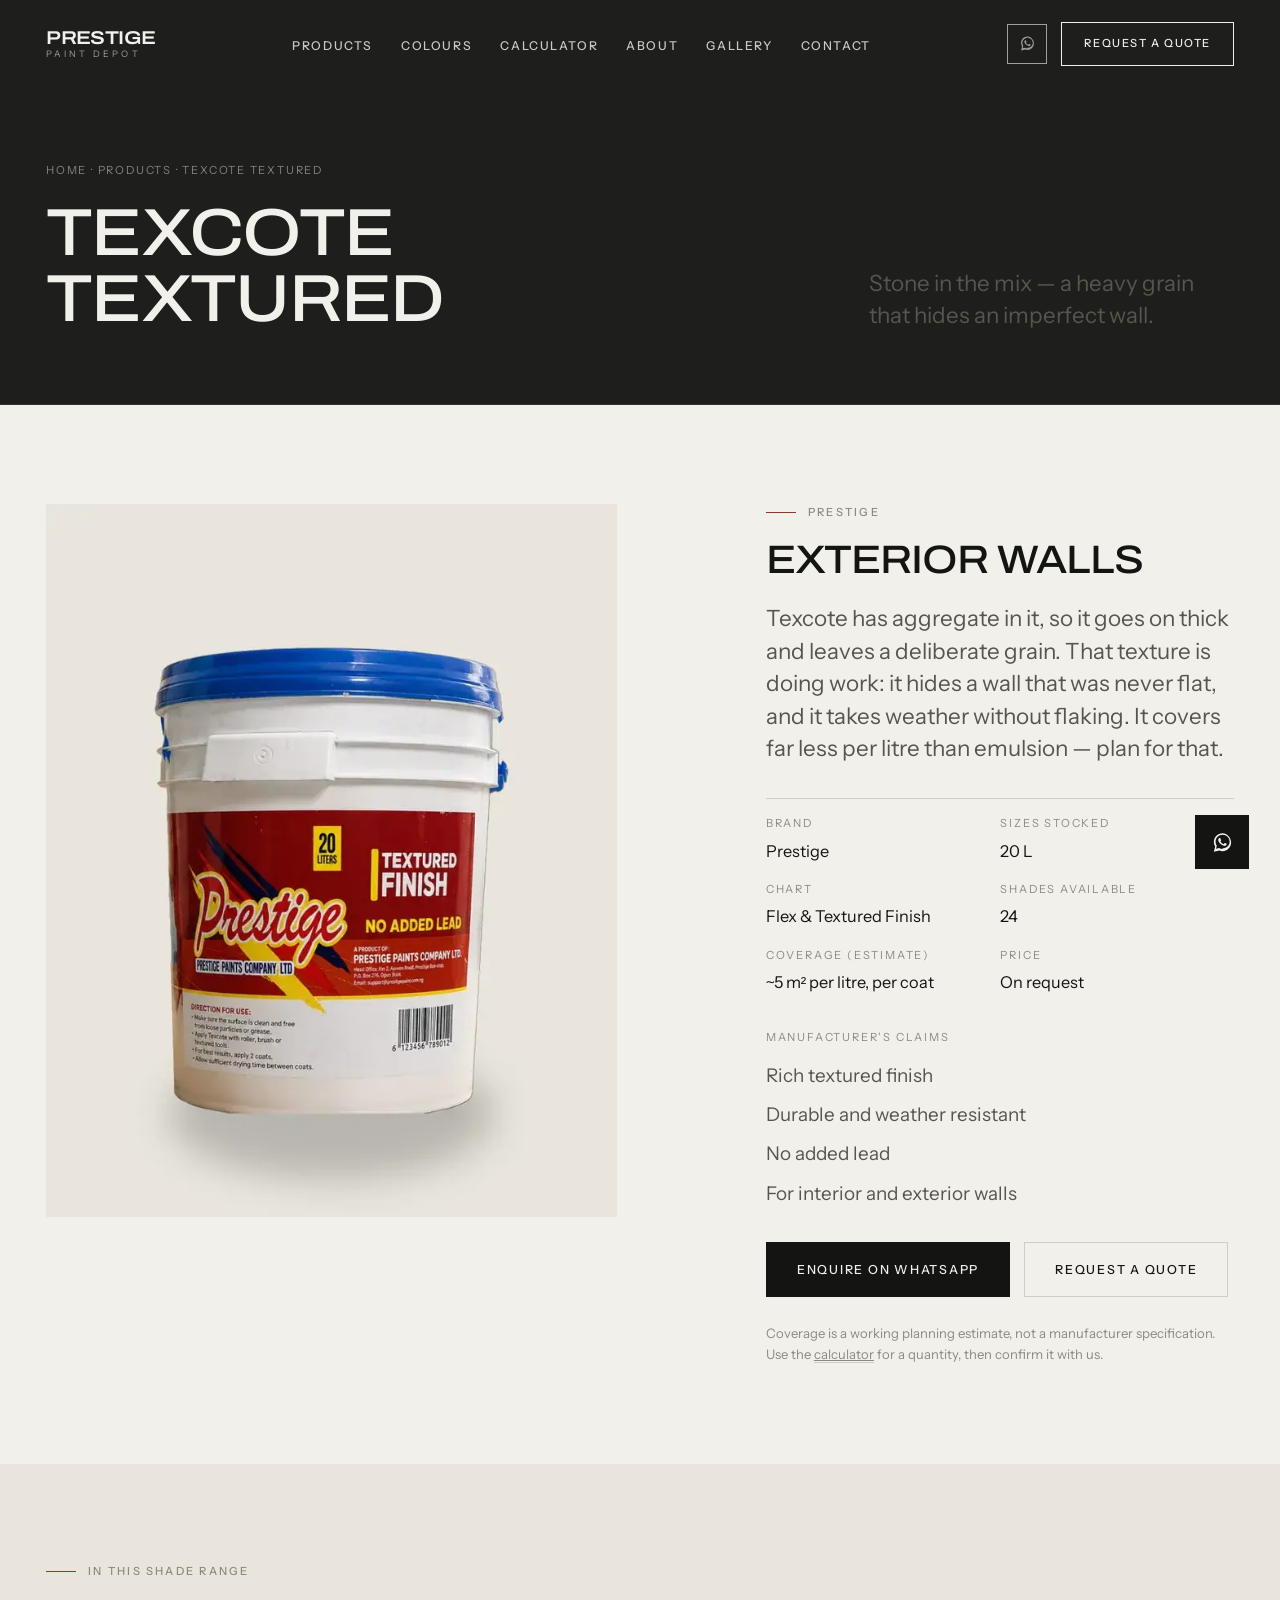
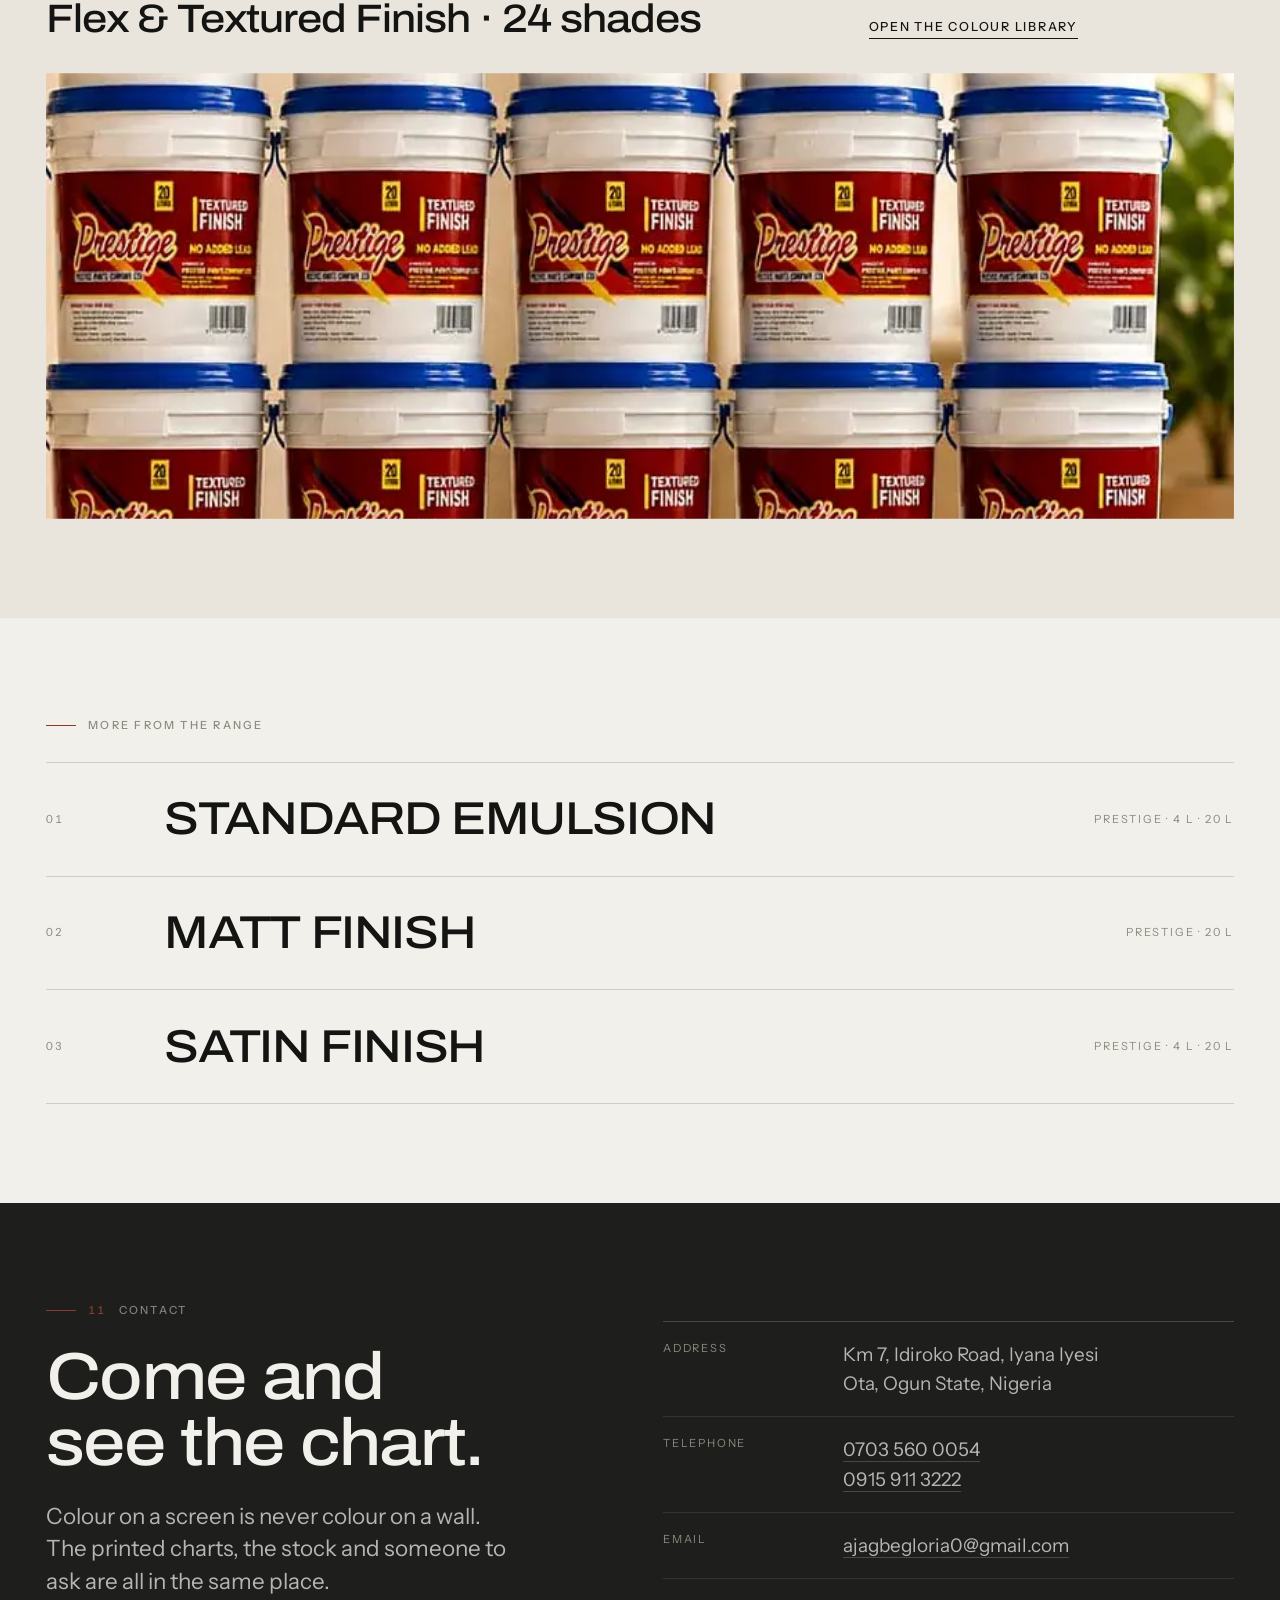
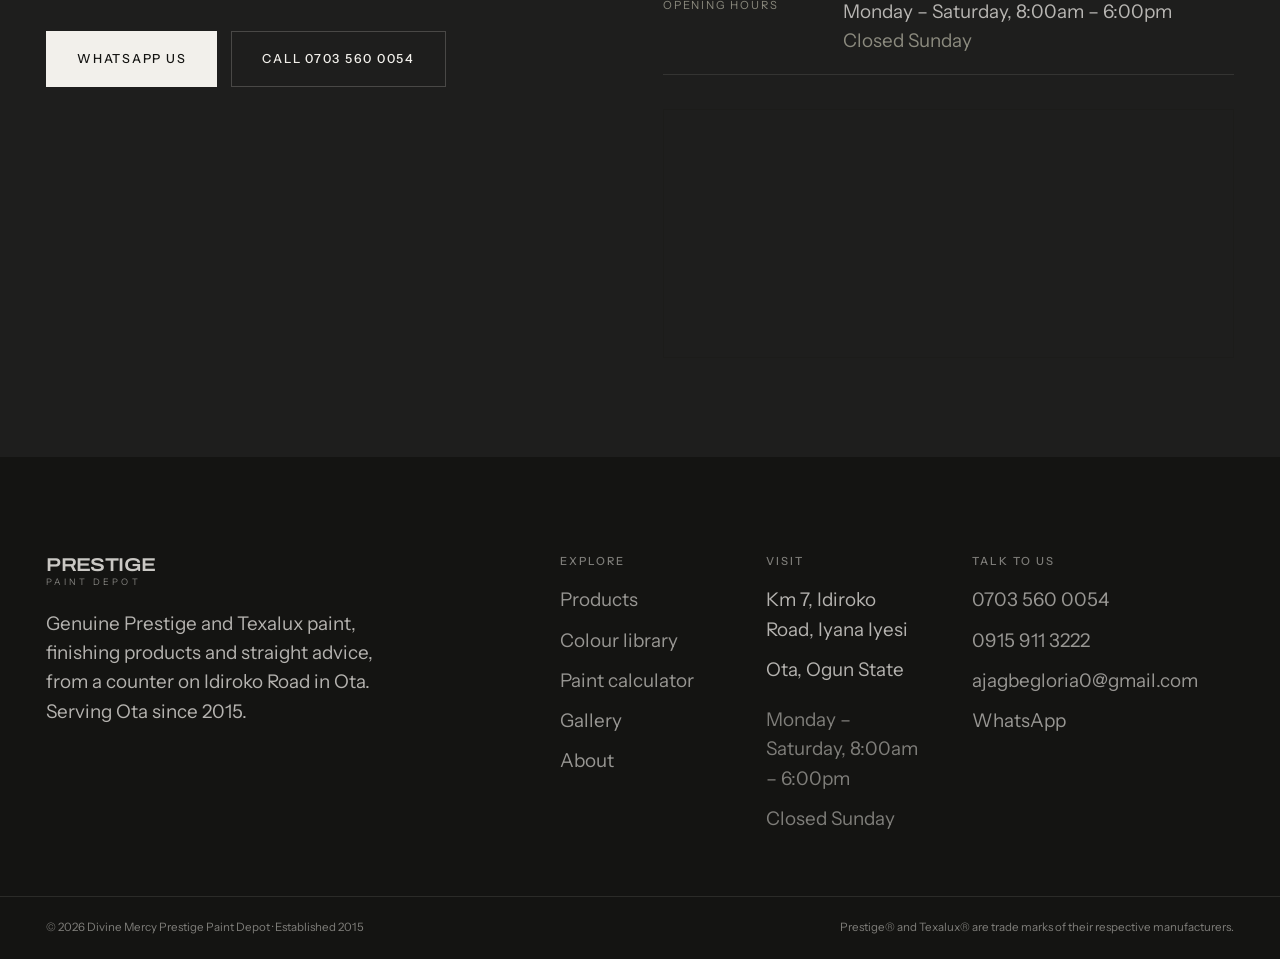
<file: product-texcote-textured.html>
<!doctype html>
<html lang="en">
<head>
<meta charset="utf-8">
<meta name="viewport" content="width=device-width, initial-scale=1">
<title>Prestige Texcote Textured — 20 L | Prestige Paint Depot, Ota</title>
<meta name="description" content="Prestige Texcote Textured: Stone in the mix — a heavy grain that hides an imperfect wall. Available in 20 L from Prestige Paint Depot, Ota, Ogun State.">
<meta name="robots" content="index, follow, max-image-preview:large">
<meta name="theme-color" content="#1e1e1d">
<meta name="geo.region" content="NG-OG">
<meta name="geo.placename" content="Ota, Ogun State">
<link rel="canonical" href="https://www.prestigepaintdepot.com/product-texcote-textured.html">

<meta property="og:type" content="website">
<meta property="og:site_name" content="Prestige Paint Depot">
<meta property="og:url" content="https://www.prestigepaintdepot.com/product-texcote-textured.html">
<meta property="og:title" content="Prestige Texcote Textured — 20 L | Prestige Paint Depot, Ota">
<meta property="og:description" content="Prestige Texcote Textured: Stone in the mix — a heavy grain that hides an imperfect wall. Available in 20 L from Prestige Paint Depot, Ota, Ogun State.">
<meta property="og:image" content="https://www.prestigepaintdepot.com/assets/img/hero-stack-1400.jpg">
<meta name="twitter:card" content="summary_large_image">

<link rel="icon" type="image/svg+xml" href="assets/img/favicon/favicon.svg">
<link rel="icon" type="image/png" sizes="32x32" href="assets/img/favicon/favicon-32.png">
<link rel="apple-touch-icon" href="assets/img/favicon/apple-touch-icon.png">

<link rel="preload" href="assets/fonts/archivo-var.woff2" as="font" type="font/woff2" crossorigin>
<link rel="preload" href="assets/fonts/instrument-sans-400.woff2" as="font" type="font/woff2" crossorigin>
<link rel="stylesheet" href="assets/css/app.css">
<script type="application/ld+json">{"@context":"https://schema.org","@type":["HomeAndConstructionBusiness","Store"],"name":"Divine Mercy Prestige Paint Depot","alternateName":"Prestige Paint Depot","url":"https://www.prestigepaintdepot.com/","image":"https://www.prestigepaintdepot.com/assets/img/shopfront-1400.jpg","logo":"https://www.prestigepaintdepot.com/assets/img/favicon/apple-touch-icon.png","telephone":"+2347035600054","email":"ajagbegloria0@gmail.com","priceRange":"$$","foundingDate":"2015","address":{"@type":"PostalAddress","streetAddress":"Km 7, Idiroko Road, Iyana Iyesi","addressLocality":"Ota","addressRegion":"Ogun State","addressCountry":"NG"},"hasMap":"https://www.google.com/maps/dir/?api=1&destination=Km+7,+Idiroko+Road,+Iyana+Iyesi,+Ota,+Ogun+State,+Nigeria","openingHoursSpecification":[{"@type":"OpeningHoursSpecification","dayOfWeek":["Monday","Tuesday","Wednesday","Thursday","Friday","Saturday"],"opens":"08:00","closes":"18:00"}],"brand":[{"@type":"Brand","name":"Prestige"},{"@type":"Brand","name":"Texalux"}],"description":"Genuine Prestige and Texalux paints \u2014 emulsion, matt, satin, gloss and textured finishes \u2014 plus painting accessories, in Ota, Ogun State."}</script>
<script type="application/ld+json">{"@context":"https://schema.org","@type":"Product","name":"Prestige Texcote Textured","brand":{"@type":"Brand","name":"Prestige"},"category":"Paint","description":"Stone in the mix \u2014 a heavy grain that hides an imperfect wall.","image":"https://www.prestigepaintdepot.com/assets/img/product-texcote-bone-1000.jpg","offers":{"@type":"Offer","availability":"https://schema.org/InStock","priceCurrency":"NGN","url":"https://www.prestigepaintdepot.com/product-texcote-textured.html","seller":{"@type":"Organization","name":"Divine Mercy Prestige Paint Depot"}}}</script>
<script type="application/ld+json">{"@context":"https://schema.org","@type":"BreadcrumbList","itemListElement":[{"@type":"ListItem","position":1,"name":"Home","item":"https://www.prestigepaintdepot.com/"},{"@type":"ListItem","position":2,"name":"Products","item":"https://www.prestigepaintdepot.com/products.html"},{"@type":"ListItem","position":3,"name":"Texcote Textured"}]}</script>
<!-- Google Analytics, carried over from the previous site -->
<script async src="https://www.googletagmanager.com/gtag/js?id=G-EFVQCXZWYG"></script>
<script>
  window.dataLayer = window.dataLayer || [];
  function gtag(){dataLayer.push(arguments);}
  gtag('js', new Date());
  gtag('config', 'G-EFVQCXZWYG');
</script>
</head>
<body>
<a class="skip" href="#main">Skip to content</a>

    <header class="masthead">
      <div class="shell masthead__inner">
        <a class="wordmark" href="index.html"><b>Prestige</b><span>Paint Depot</span></a>
        <nav aria-label="Primary"><ul class="nav"><li><a href="products.html">Products</a></li><li><a href="colours.html">Colours</a></li><li><a href="calculator.html">Calculator</a></li><li><a href="about.html">About</a></li><li><a href="gallery.html">Gallery</a></li><li><a href="contact.html">Contact</a></li></ul></nav>
        <div class="masthead__actions">
          <a class="wa-link" href="https://wa.me/2347035600054?text=Hello%20Prestige%20Paint%20Depot%2C%20I%20have%20an%20enquiry."
             target="_blank" rel="noopener" aria-label="Chat with us on WhatsApp"><svg viewBox="0 0 32 32" aria-hidden="true"><path d="M16.02 3C9.4 3 4 8.4 4 15.02c0 2.36.66 4.56 1.8 6.44L4 29l7.7-1.76a12 12 0 004.32.8h.01C22.65 28.04 28 22.66 28 16.02 28 9.4 22.65 3 16.02 3zm0 22.1c-1.5 0-2.94-.4-4.2-1.15l-.3-.18-4.56 1.04 1.1-4.44-.2-.32a9.7 9.7 0 01-1.5-5.03c0-5.4 4.38-9.78 9.78-9.78 5.4 0 9.78 4.38 9.78 9.78 0 5.4-4.4 9.08-9.9 9.08zm5.4-7.32c-.3-.15-1.75-.87-2.02-.96-.27-.1-.47-.15-.66.15-.2.3-.76.96-.93 1.15-.17.2-.34.22-.63.08-.3-.15-1.25-.46-2.38-1.47-.88-.78-1.47-1.75-1.65-2.05-.17-.3-.02-.46.13-.6.13-.14.3-.34.44-.5.15-.18.2-.3.3-.5.1-.2.05-.38-.02-.53-.08-.15-.66-1.6-.9-2.2-.24-.57-.48-.5-.66-.5h-.56c-.2 0-.5.07-.77.37-.27.3-1 .98-1 2.4s1.03 2.78 1.17 2.97c.15.2 2.03 3.1 4.9 4.34.68.3 1.22.47 1.63.6.68.22 1.3.19 1.8.11.55-.08 1.75-.71 2-1.4.24-.68.24-1.27.17-1.4-.07-.13-.27-.2-.56-.35z"/></svg></a>
          <a class="btn" href="enquiry.html"><span>Request a Quote</span></a>
          <button class="menu-btn" type="button" aria-expanded="false" aria-controls="menu" aria-label="Menu">
            <i></i><i></i>
          </button>
        </div>
      </div>
    </header>

    <div class="menu" id="menu" aria-hidden="true">
      <div class="shell">
        <ul class="menu__list"><li><a href="products.html"><em>01</em>Products</a></li><li><a href="colours.html"><em>02</em>Colours</a></li><li><a href="calculator.html"><em>03</em>Calculator</a></li><li><a href="about.html"><em>04</em>About</a></li><li><a href="gallery.html"><em>05</em>Gallery</a></li><li><a href="contact.html"><em>06</em>Contact</a></li></ul>
      </div>
      <div class="shell">
        <div class="menu__foot">
          <a class="meta" href="tel:+2347035600054">0703 560 0054</a>
          <span class="meta">Km 7, Idiroko Road, Iyana Iyesi, Ota</span>
          <a class="btn btn--sm" href="enquiry.html"><span>Request a Quote</span></a>
        </div>
      </div>
    </div>
<main id="main">

    <section class="pagehead">
      <div class="shell pagehead__grid">
        <div>
          <p class="crumbs"><a href="index.html">Home</a> · <a href="products.html">Products</a> · Texcote Textured</p>
          <h1>Texcote Textured</h1>
        </div>
        <div><p class="lede">Stone in the mix — a heavy grain that hides an imperfect wall.</p></div>
      </div>
    </section>

    <section class="band">
      <div class="shell grid" style="row-gap:44px;align-items:start">
        <div style="grid-column:1/7" class="reveal-img">
          <picture class=""><source type="image/webp" srcset="assets/img/product-texcote-bone-440.webp 440w, assets/img/product-texcote-bone-700.webp 700w, assets/img/product-texcote-bone-1000.webp 1000w" sizes="(max-width:900px) 92vw, 46vw"><img src="assets/img/product-texcote-bone-1000.jpg" srcset="assets/img/product-texcote-bone-440.jpg 440w, assets/img/product-texcote-bone-700.jpg 700w, assets/img/product-texcote-bone-1000.jpg 1000w" sizes="(max-width:900px) 92vw, 46vw" alt="Prestige Texcote Textured, 20 L" loading="eager" decoding="async" width="1100" height="1375"></picture>
        </div>
        <div style="grid-column:8/13">
          <p class="label reveal">Prestige</p>
          <h2 class="d2 reveal" style="--d:60ms;margin-top:20px;text-transform:uppercase">Exterior walls</h2>
          <p class="lede reveal" style="--d:100ms;margin-top:22px">Texcote has aggregate in it, so it goes on thick and leaves a deliberate grain. That texture is doing work: it hides a wall that was never flat, and it takes weather without flaking. It covers far less per litre than emulsion — plan for that.</p>

          <dl class="spec reveal" style="--d:140ms">
            <div><dt>Brand</dt><dd>Prestige</dd></div>
            <div><dt>Sizes stocked</dt><dd>20 L</dd></div>
            <div><dt>Chart</dt><dd>Flex & Textured Finish</dd></div>
            <div><dt>Shades available</dt><dd>24</dd></div>
            <div><dt>Coverage (estimate)</dt><dd>~5 m² per litre, per coat</dd></div>
            <div><dt>Price</dt><dd>On request</dd></div>
          </dl>

          <div class="reveal" style="--d:180ms;margin-top:34px">
            <p class="meta" style="margin-bottom:14px">Manufacturer's claims</p>
            <ul style="list-style:none;padding:0;margin:0;display:grid;gap:10px;color:var(--ink-2)"><li>Rich textured finish</li><li>Durable and weather resistant</li><li>No added lead</li><li>For interior and exterior walls</li></ul>
          </div>

          <div class="camp__actions reveal" style="--d:220ms">
            <a class="btn" href="https://wa.me/2347035600054?text=Hello%20Prestige%20Paint%20Depot%2C%20please%20send%20me%20the%20price%20and%20availability%20for%20Prestige%20Texcote%20Textured%20%2820%20L%29."
               target="_blank" rel="noopener"><span>Enquire on WhatsApp</span></a>
            <a class="btn btn--ghost" href="enquiry.html"><span>Request a quote</span></a>
          </div>

          <p class="meta" style="margin-top:26px;text-transform:none;letter-spacing:0;font-size:.82rem;line-height:1.6;max-width:52ch">
            Coverage is a working planning estimate, not a manufacturer
            specification. Use the <a href="calculator.html" style="border-bottom:1px solid var(--line)">calculator</a>
            for a quantity, then confirm it with us.
          </p>
        </div>
      </div>
    </section>

    <section class="band on-bone">
      <div class="shell">
        <div class="grid" style="align-items:end;margin-bottom:34px">
          <div style="grid-column:1/8">
            <p class="label">In this shade range</p>
            <h2 class="d2" style="margin-top:20px">Flex & Textured Finish · 24 shades</h2>
          </div>
          <div style="grid-column:9/13"><a class="tlink" href="colours.html">Open the colour library</a></div>
        </div>
        <div class="reveal-img"><div class="strip"><picture class=""><source type="image/webp" srcset="assets/img/stack-texcote-420.webp 420w, assets/img/stack-texcote-720.webp 720w, assets/img/stack-texcote-1100.webp 1100w" sizes="92vw"><img src="assets/img/stack-texcote-1100.jpg" srcset="assets/img/stack-texcote-420.jpg 420w, assets/img/stack-texcote-720.jpg 720w, assets/img/stack-texcote-1100.jpg 1100w" sizes="92vw" alt="Texcote Textured stacked at the depot" loading="lazy" decoding="async"></picture></div></div>
      </div>
    </section>

    <section class="band">
      <div class="shell">
        <p class="label" style="margin-bottom:28px">More from the range</p>
        <div class="cats">
        <a class="cat" href="product-standard-emulsion.html">
          <span class="cat__num">01</span>
          <span class="cat__name">Standard Emulsion</span>
          <span class="cat__meta">Prestige · 4 L · 20 L</span>
        </a>
        <a class="cat" href="product-matt-finish.html">
          <span class="cat__num">02</span>
          <span class="cat__name">Matt Finish</span>
          <span class="cat__meta">Prestige · 20 L</span>
        </a>
        <a class="cat" href="product-satin-finish.html">
          <span class="cat__num">03</span>
          <span class="cat__name">Satin Finish</span>
          <span class="cat__meta">Prestige · 4 L · 20 L</span>
        </a></div>
      </div>
    </section>

    
    <section class="band on-dark" id="contact">
      <div class="shell">
        <div class="contact-grid">
          <div class="contact-grid__head">
            <p class="label reveal"><span class="label-num">11</span> Contact</p>
            <h2 class="d1 reveal" style="--d:60ms;margin-top:26px">Come and<br>see the chart.</h2>
            <p class="lede reveal" style="--d:120ms;margin-top:24px">
              Colour on a screen is never colour on a wall. The printed charts,
              the stock and someone to ask are all in the same place.
            </p>
            <div class="reveal" style="--d:180ms;display:flex;gap:14px;flex-wrap:wrap;margin-top:34px">
              <a class="btn" href="https://wa.me/2347035600054?text=Hello%20Prestige%20Paint%20Depot%2C%20I%20have%20an%20enquiry." target="_blank" rel="noopener"><span>WhatsApp us</span></a>
              <a class="btn btn--ghost" href="tel:+2347035600054"><span>Call 0703 560 0054</span></a>
            </div>
          </div>
          <div class="contact-grid__body">
            <dl class="dl-rows reveal">
              <div><dt>Address</dt><dd>Km 7, Idiroko Road, Iyana Iyesi<br>Ota, Ogun State, Nigeria</dd></div>
              <div><dt>Telephone</dt><dd><a href="tel:+2347035600054">0703 560 0054</a><br><a href="tel:+2349159113222">0915 911 3222</a></dd></div>
              <div><dt>Email</dt><dd><a href="mailto:ajagbegloria0@gmail.com">ajagbegloria0@gmail.com</a></dd></div>
              <div><dt>Opening hours</dt><dd>Monday – Saturday, 8:00am – 6:00pm<br><span style="color:var(--ink-3)">Closed Sunday</span></dd></div>
            </dl>
            <div class="map reveal" style="--d:100ms;margin-top:34px">
              <iframe title="Map to Divine Mercy Prestige Paint Depot, Km 7, Idiroko Road, Iyana Iyesi, Ota"
                src="https://www.google.com/maps?q=Km+7,+Idiroko+Road,+Iyana+Iyesi,+Ota,+Ogun+State,+Nigeria&output=embed"
                loading="lazy" referrerpolicy="no-referrer-when-downgrade"></iframe>
            </div>
          </div>
        </div>
      </div>
    </section>
    
</main>

    <footer class="footer">
      <div class="shell footer__top">
        <div class="footer__brand">
          <a class="wordmark" href="index.html"><b>Prestige</b><span>Paint Depot</span></a>
          <p style="margin-top:22px;max-width:34ch;color:var(--on-dark-2)">
            Genuine Prestige and Texalux paint, finishing products and straight
            advice, from a counter on Idiroko Road in Ota. Serving Ota since
            2015.
          </p>
        </div>
        <div class="footer__col">
          <h4>Explore</h4>
          <ul>
            <li><a href="products.html">Products</a></li>
            <li><a href="colours.html">Colour library</a></li>
            <li><a href="calculator.html">Paint calculator</a></li>
            <li><a href="gallery.html">Gallery</a></li>
            <li><a href="about.html">About</a></li>
          </ul>
        </div>
        <div class="footer__col">
          <h4>Visit</h4>
          <ul>
            <li>Km 7, Idiroko Road, Iyana Iyesi</li>
            <li>Ota, Ogun State</li>
            <li style="margin-top:10px;color:var(--on-dark-3)">Monday – Saturday, 8:00am – 6:00pm</li>
            <li style="color:var(--on-dark-3)">Closed Sunday</li>
          </ul>
        </div>
        <div class="footer__col">
          <h4>Talk to us</h4>
          <ul>
            <li><a href="tel:+2347035600054">0703 560 0054</a></li>
            <li><a href="tel:+2349159113222">0915 911 3222</a></li>
            <li><a href="mailto:ajagbegloria0@gmail.com">ajagbegloria0@gmail.com</a></li>
            <li><a href="https://wa.me/2347035600054?text=Hello%20Prestige%20Paint%20Depot%2C%20I%20have%20an%20enquiry." target="_blank" rel="noopener">WhatsApp</a></li>
          </ul>
        </div>
      </div>
      <div class="shell footer__bottom">
        <span>© <span data-year>2026</span> Divine Mercy Prestige Paint Depot · Established 2015</span>
        <span>Prestige® and Texalux® are trade marks of their respective manufacturers.</span>
      </div>
    </footer>
<a class="wa-float" href="https://wa.me/2347035600054?text=Hello%20Prestige%20Paint%20Depot%2C%20I%20have%20an%20enquiry."
   target="_blank" rel="noopener" aria-label="Chat with us on WhatsApp"><svg viewBox="0 0 32 32" aria-hidden="true"><path d="M16.02 3C9.4 3 4 8.4 4 15.02c0 2.36.66 4.56 1.8 6.44L4 29l7.7-1.76a12 12 0 004.32.8h.01C22.65 28.04 28 22.66 28 16.02 28 9.4 22.65 3 16.02 3zm0 22.1c-1.5 0-2.94-.4-4.2-1.15l-.3-.18-4.56 1.04 1.1-4.44-.2-.32a9.7 9.7 0 01-1.5-5.03c0-5.4 4.38-9.78 9.78-9.78 5.4 0 9.78 4.38 9.78 9.78 0 5.4-4.4 9.08-9.9 9.08zm5.4-7.32c-.3-.15-1.75-.87-2.02-.96-.27-.1-.47-.15-.66.15-.2.3-.76.96-.93 1.15-.17.2-.34.22-.63.08-.3-.15-1.25-.46-2.38-1.47-.88-.78-1.47-1.75-1.65-2.05-.17-.3-.02-.46.13-.6.13-.14.3-.34.44-.5.15-.18.2-.3.3-.5.1-.2.05-.38-.02-.53-.08-.15-.66-1.6-.9-2.2-.24-.57-.48-.5-.66-.5h-.56c-.2 0-.5.07-.77.37-.27.3-1 .98-1 2.4s1.03 2.78 1.17 2.97c.15.2 2.03 3.1 4.9 4.34.68.3 1.22.47 1.63.6.68.22 1.3.19 1.8.11.55-.08 1.75-.71 2-1.4.24-.68.24-1.27.17-1.4-.07-.13-.27-.2-.56-.35z"/></svg></a>
<script src="assets/js/app.js" defer></script>

</body>
</html>
</file>
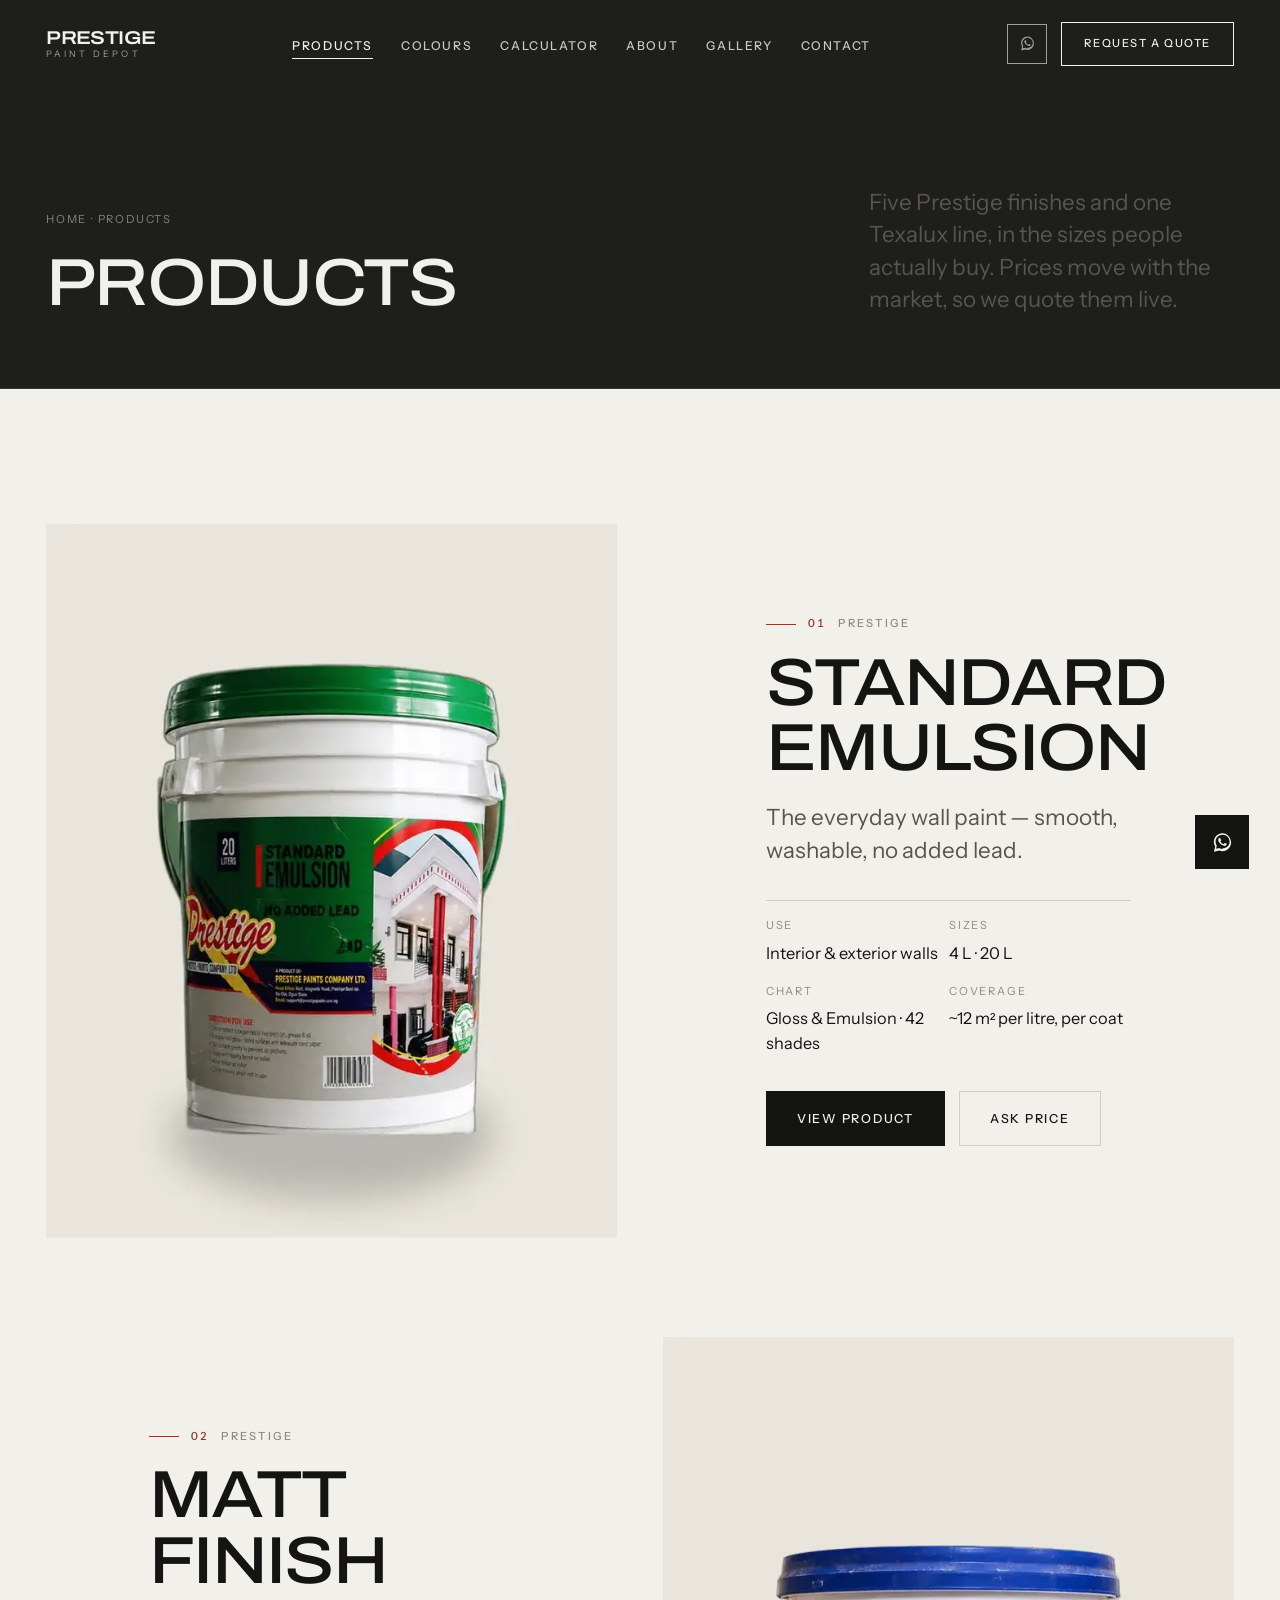
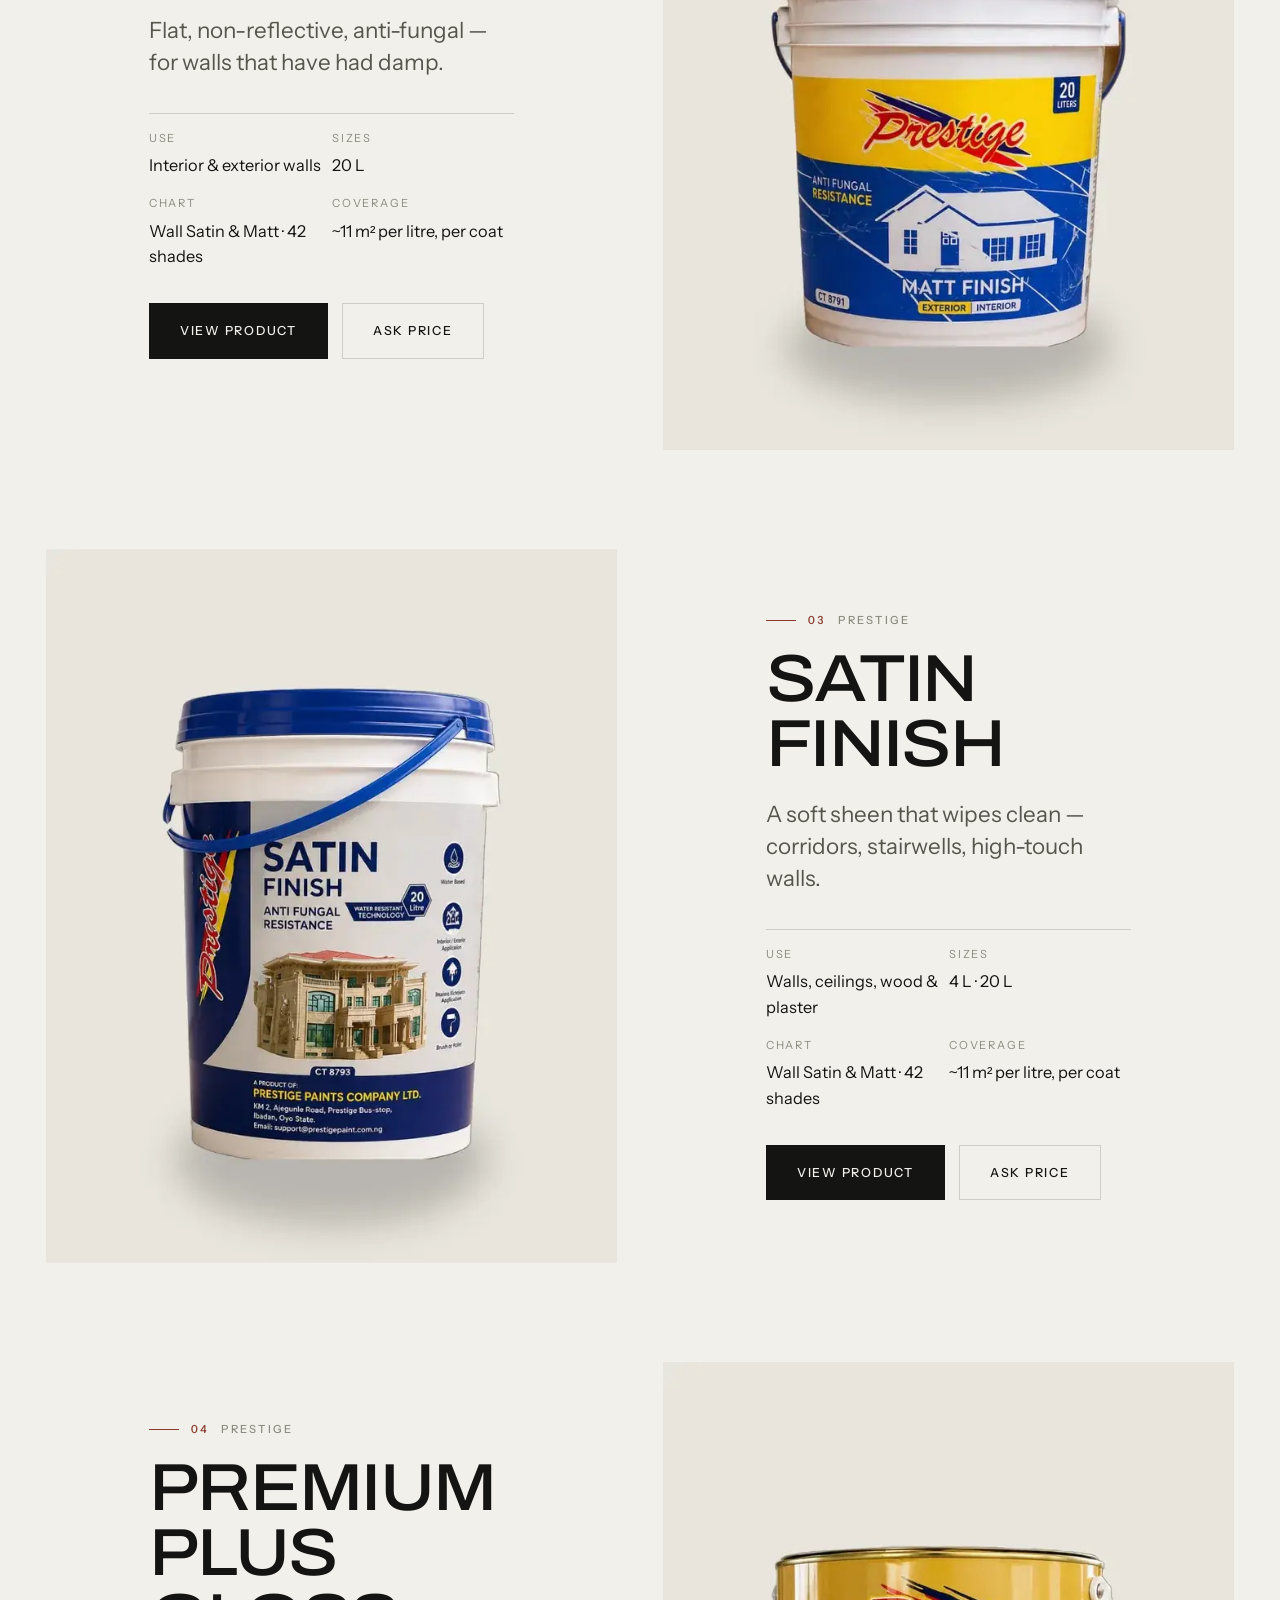
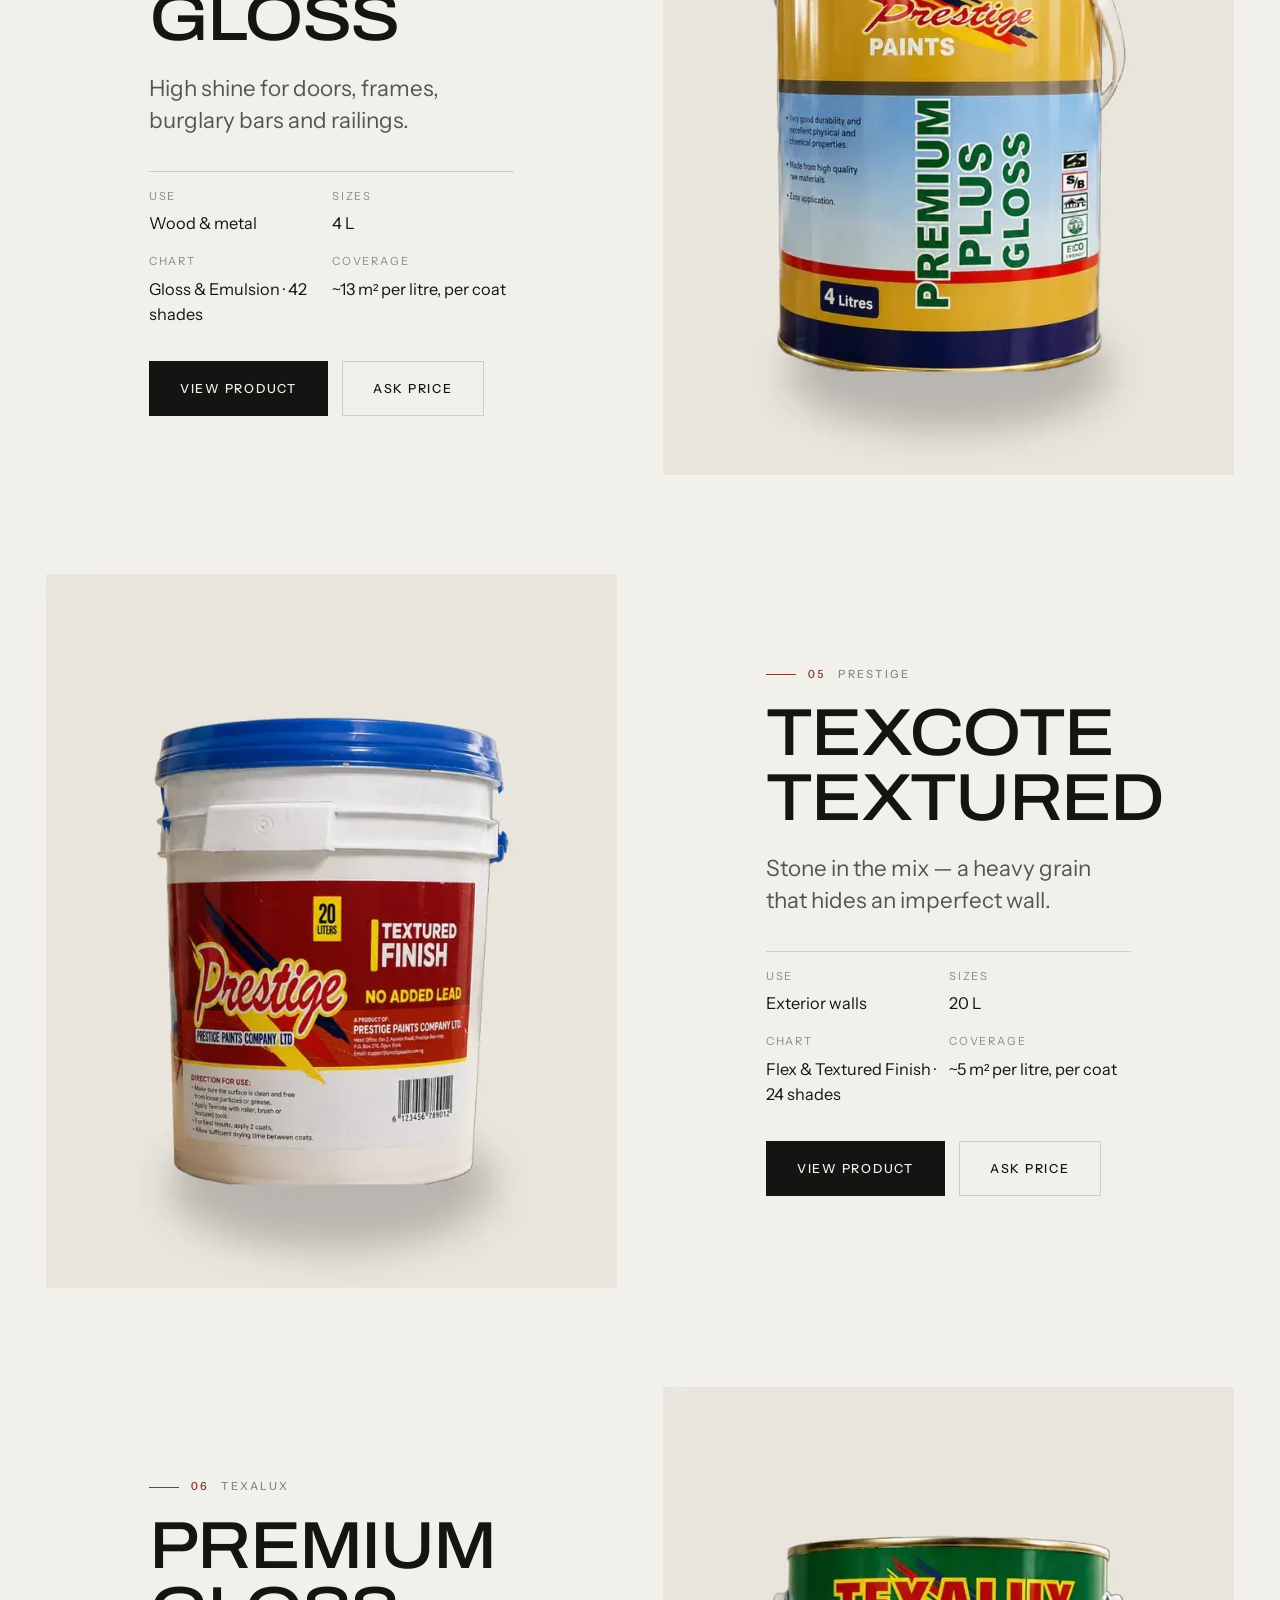
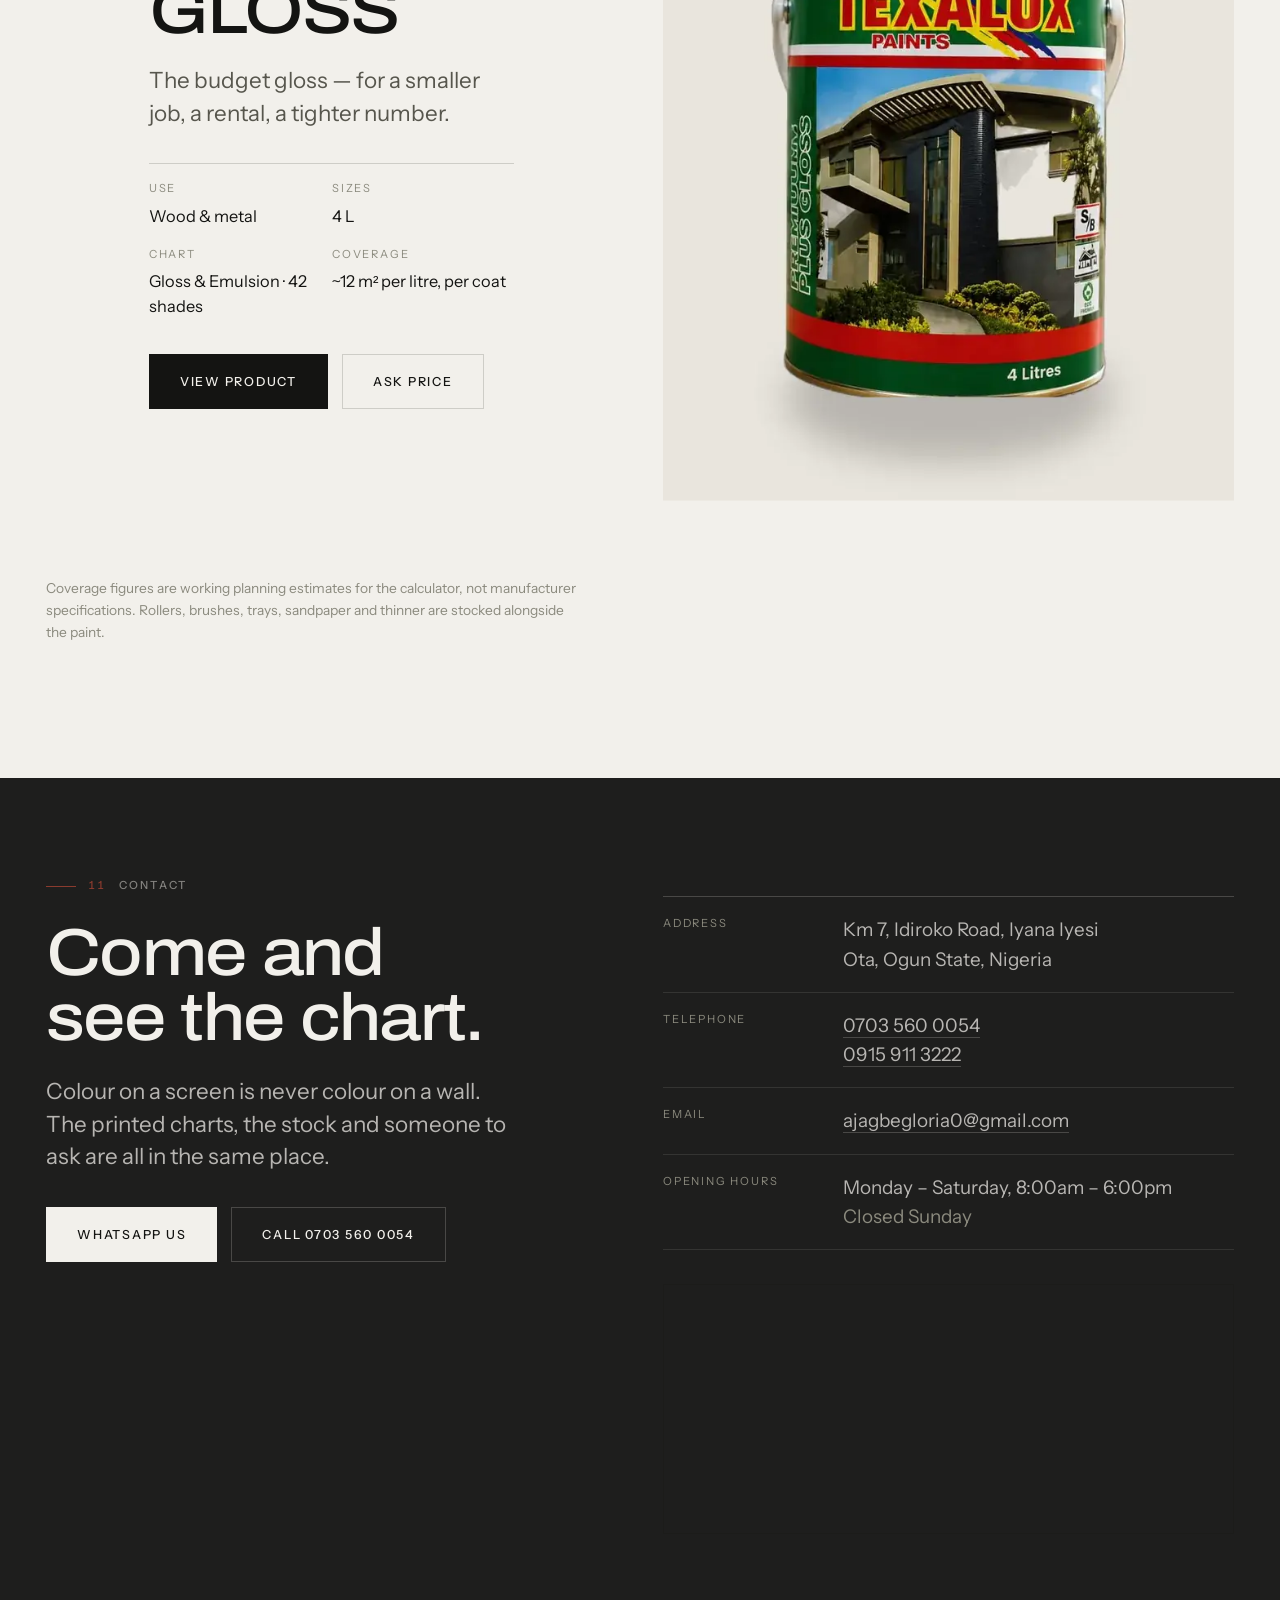
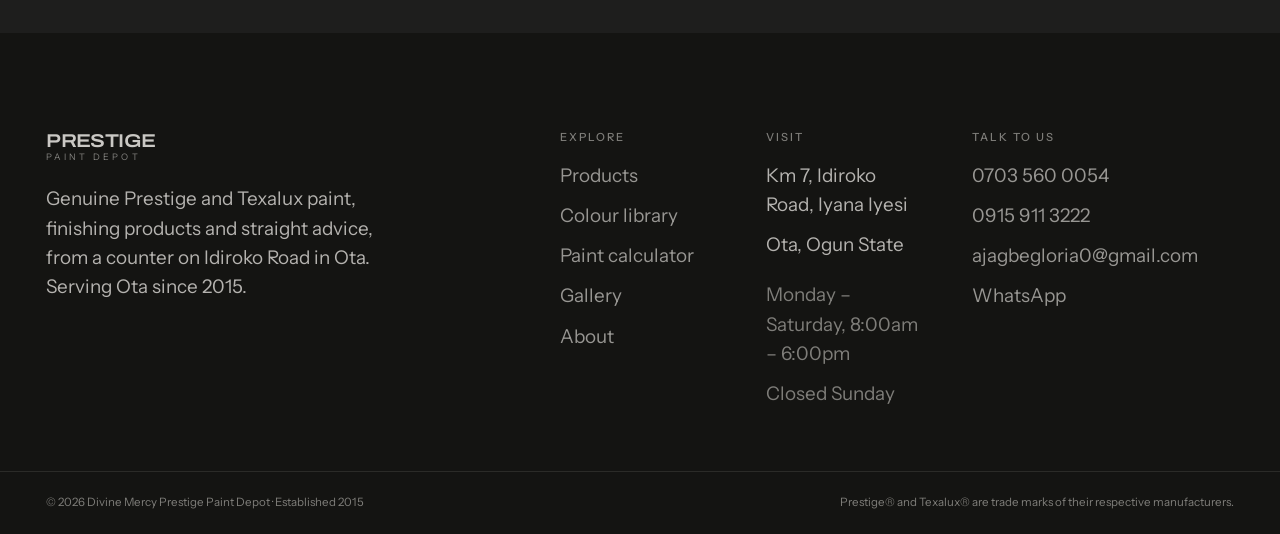
<file: products.html>
<!doctype html>
<html lang="en">
<head>
<meta charset="utf-8">
<meta name="viewport" content="width=device-width, initial-scale=1">
<title>Products — Prestige &amp; Texalux Paint | Prestige Paint Depot, Ota</title>
<meta name="description" content="Prestige emulsion, matt, satin, gloss and Texcote textured finishes, plus Texalux gloss — sizes, coverage and chart shades, in Ota, Ogun State.">
<meta name="robots" content="index, follow, max-image-preview:large">
<meta name="theme-color" content="#1e1e1d">
<meta name="geo.region" content="NG-OG">
<meta name="geo.placename" content="Ota, Ogun State">
<link rel="canonical" href="https://www.prestigepaintdepot.com/products.html">

<meta property="og:type" content="website">
<meta property="og:site_name" content="Prestige Paint Depot">
<meta property="og:url" content="https://www.prestigepaintdepot.com/products.html">
<meta property="og:title" content="Products — Prestige &amp; Texalux Paint | Prestige Paint Depot, Ota">
<meta property="og:description" content="Prestige emulsion, matt, satin, gloss and Texcote textured finishes, plus Texalux gloss — sizes, coverage and chart shades, in Ota, Ogun State.">
<meta property="og:image" content="https://www.prestigepaintdepot.com/assets/img/hero-stack-1400.jpg">
<meta name="twitter:card" content="summary_large_image">

<link rel="icon" type="image/svg+xml" href="assets/img/favicon/favicon.svg">
<link rel="icon" type="image/png" sizes="32x32" href="assets/img/favicon/favicon-32.png">
<link rel="apple-touch-icon" href="assets/img/favicon/apple-touch-icon.png">

<link rel="preload" href="assets/fonts/archivo-var.woff2" as="font" type="font/woff2" crossorigin>
<link rel="preload" href="assets/fonts/instrument-sans-400.woff2" as="font" type="font/woff2" crossorigin>
<link rel="stylesheet" href="assets/css/app.css">
<script type="application/ld+json">{"@context":"https://schema.org","@type":["HomeAndConstructionBusiness","Store"],"name":"Divine Mercy Prestige Paint Depot","alternateName":"Prestige Paint Depot","url":"https://www.prestigepaintdepot.com/","image":"https://www.prestigepaintdepot.com/assets/img/shopfront-1400.jpg","logo":"https://www.prestigepaintdepot.com/assets/img/favicon/apple-touch-icon.png","telephone":"+2347035600054","email":"ajagbegloria0@gmail.com","priceRange":"$$","foundingDate":"2015","address":{"@type":"PostalAddress","streetAddress":"Km 7, Idiroko Road, Iyana Iyesi","addressLocality":"Ota","addressRegion":"Ogun State","addressCountry":"NG"},"hasMap":"https://www.google.com/maps/dir/?api=1&destination=Km+7,+Idiroko+Road,+Iyana+Iyesi,+Ota,+Ogun+State,+Nigeria","openingHoursSpecification":[{"@type":"OpeningHoursSpecification","dayOfWeek":["Monday","Tuesday","Wednesday","Thursday","Friday","Saturday"],"opens":"08:00","closes":"18:00"}],"brand":[{"@type":"Brand","name":"Prestige"},{"@type":"Brand","name":"Texalux"}],"description":"Genuine Prestige and Texalux paints \u2014 emulsion, matt, satin, gloss and textured finishes \u2014 plus painting accessories, in Ota, Ogun State."}</script>
<!-- Google Analytics, carried over from the previous site -->
<script async src="https://www.googletagmanager.com/gtag/js?id=G-EFVQCXZWYG"></script>
<script>
  window.dataLayer = window.dataLayer || [];
  function gtag(){dataLayer.push(arguments);}
  gtag('js', new Date());
  gtag('config', 'G-EFVQCXZWYG');
</script>
</head>
<body>
<a class="skip" href="#main">Skip to content</a>

    <header class="masthead">
      <div class="shell masthead__inner">
        <a class="wordmark" href="index.html"><b>Prestige</b><span>Paint Depot</span></a>
        <nav aria-label="Primary"><ul class="nav"><li><a href="products.html" aria-current="page">Products</a></li><li><a href="colours.html">Colours</a></li><li><a href="calculator.html">Calculator</a></li><li><a href="about.html">About</a></li><li><a href="gallery.html">Gallery</a></li><li><a href="contact.html">Contact</a></li></ul></nav>
        <div class="masthead__actions">
          <a class="wa-link" href="https://wa.me/2347035600054?text=Hello%20Prestige%20Paint%20Depot%2C%20I%20have%20an%20enquiry."
             target="_blank" rel="noopener" aria-label="Chat with us on WhatsApp"><svg viewBox="0 0 32 32" aria-hidden="true"><path d="M16.02 3C9.4 3 4 8.4 4 15.02c0 2.36.66 4.56 1.8 6.44L4 29l7.7-1.76a12 12 0 004.32.8h.01C22.65 28.04 28 22.66 28 16.02 28 9.4 22.65 3 16.02 3zm0 22.1c-1.5 0-2.94-.4-4.2-1.15l-.3-.18-4.56 1.04 1.1-4.44-.2-.32a9.7 9.7 0 01-1.5-5.03c0-5.4 4.38-9.78 9.78-9.78 5.4 0 9.78 4.38 9.78 9.78 0 5.4-4.4 9.08-9.9 9.08zm5.4-7.32c-.3-.15-1.75-.87-2.02-.96-.27-.1-.47-.15-.66.15-.2.3-.76.96-.93 1.15-.17.2-.34.22-.63.08-.3-.15-1.25-.46-2.38-1.47-.88-.78-1.47-1.75-1.65-2.05-.17-.3-.02-.46.13-.6.13-.14.3-.34.44-.5.15-.18.2-.3.3-.5.1-.2.05-.38-.02-.53-.08-.15-.66-1.6-.9-2.2-.24-.57-.48-.5-.66-.5h-.56c-.2 0-.5.07-.77.37-.27.3-1 .98-1 2.4s1.03 2.78 1.17 2.97c.15.2 2.03 3.1 4.9 4.34.68.3 1.22.47 1.63.6.68.22 1.3.19 1.8.11.55-.08 1.75-.71 2-1.4.24-.68.24-1.27.17-1.4-.07-.13-.27-.2-.56-.35z"/></svg></a>
          <a class="btn" href="enquiry.html"><span>Request a Quote</span></a>
          <button class="menu-btn" type="button" aria-expanded="false" aria-controls="menu" aria-label="Menu">
            <i></i><i></i>
          </button>
        </div>
      </div>
    </header>

    <div class="menu" id="menu" aria-hidden="true">
      <div class="shell">
        <ul class="menu__list"><li><a href="products.html"><em>01</em>Products</a></li><li><a href="colours.html"><em>02</em>Colours</a></li><li><a href="calculator.html"><em>03</em>Calculator</a></li><li><a href="about.html"><em>04</em>About</a></li><li><a href="gallery.html"><em>05</em>Gallery</a></li><li><a href="contact.html"><em>06</em>Contact</a></li></ul>
      </div>
      <div class="shell">
        <div class="menu__foot">
          <a class="meta" href="tel:+2347035600054">0703 560 0054</a>
          <span class="meta">Km 7, Idiroko Road, Iyana Iyesi, Ota</span>
          <a class="btn btn--sm" href="enquiry.html"><span>Request a Quote</span></a>
        </div>
      </div>
    </div>
<main id="main">

    <section class="pagehead">
      <div class="shell pagehead__grid">
        <div>
          <p class="crumbs"><a href="index.html">Home</a> · Products</p>
          <h1>Products</h1>
        </div>
        <div>
          <p class="lede">Five Prestige finishes and one Texalux line, in the sizes
          people actually buy. Prices move with the market, so we quote them live.</p>
        </div>
      </div>
    </section>

    <section class="band-lg">
      <div class="shell">
        <div class="campaign">
        <article class="camp" id="standard-emulsion">
          <div class="camp__media reveal-img">
            <picture class=""><source type="image/webp" srcset="assets/img/product-emulsion-bone-440.webp 440w, assets/img/product-emulsion-bone-700.webp 700w, assets/img/product-emulsion-bone-1000.webp 1000w" sizes="(max-width:900px) 92vw, 46vw"><img src="assets/img/product-emulsion-bone-1000.jpg" srcset="assets/img/product-emulsion-bone-440.jpg 440w, assets/img/product-emulsion-bone-700.jpg 700w, assets/img/product-emulsion-bone-1000.jpg 1000w" sizes="(max-width:900px) 92vw, 46vw" alt="Standard Emulsion — Prestige" loading="lazy" decoding="async" width="1100" height="1375"></picture>
          </div>
          <div class="camp__body">
            <p class="label reveal"><span class="label-num">01</span> Prestige</p>
            <h2 class="d1 reveal" style="--d:60ms;text-transform:uppercase;margin-top:18px">Standard Emulsion</h2>
            <p class="lede reveal" style="--d:100ms;margin-top:20px">The everyday wall paint — smooth, washable, no added lead.</p>
            <dl class="spec reveal" style="--d:140ms">
              <div><dt>Use</dt><dd>Interior & exterior walls</dd></div>
              <div><dt>Sizes</dt><dd>4 L · 20 L</dd></div>
              <div><dt>Chart</dt><dd>Gloss & Emulsion · 42 shades</dd></div>
              <div><dt>Coverage</dt><dd>~12 m² per litre, per coat</dd></div>
            </dl>
            <div class="camp__actions reveal" style="--d:180ms">
              <a class="btn" href="product-standard-emulsion.html"><span>View product</span></a>
              <a class="btn btn--ghost" href="https://wa.me/2347035600054?text=Hello%20Prestige%20Paint%20Depot%2C%20please%20send%20me%20the%20price%20for%20Prestige%20Standard%20Emulsion."
                 target="_blank" rel="noopener"><span>Ask price</span></a>
            </div>
          </div>
        </article>
        <article class="camp" id="matt-finish">
          <div class="camp__media reveal-img">
            <picture class=""><source type="image/webp" srcset="assets/img/product-matt-bone-440.webp 440w, assets/img/product-matt-bone-700.webp 700w, assets/img/product-matt-bone-1000.webp 1000w" sizes="(max-width:900px) 92vw, 46vw"><img src="assets/img/product-matt-bone-1000.jpg" srcset="assets/img/product-matt-bone-440.jpg 440w, assets/img/product-matt-bone-700.jpg 700w, assets/img/product-matt-bone-1000.jpg 1000w" sizes="(max-width:900px) 92vw, 46vw" alt="Matt Finish — Prestige" loading="lazy" decoding="async" width="1100" height="1375"></picture>
          </div>
          <div class="camp__body">
            <p class="label reveal"><span class="label-num">02</span> Prestige</p>
            <h2 class="d1 reveal" style="--d:60ms;text-transform:uppercase;margin-top:18px">Matt Finish</h2>
            <p class="lede reveal" style="--d:100ms;margin-top:20px">Flat, non-reflective, anti-fungal — for walls that have had damp.</p>
            <dl class="spec reveal" style="--d:140ms">
              <div><dt>Use</dt><dd>Interior & exterior walls</dd></div>
              <div><dt>Sizes</dt><dd>20 L</dd></div>
              <div><dt>Chart</dt><dd>Wall Satin & Matt · 42 shades</dd></div>
              <div><dt>Coverage</dt><dd>~11 m² per litre, per coat</dd></div>
            </dl>
            <div class="camp__actions reveal" style="--d:180ms">
              <a class="btn" href="product-matt-finish.html"><span>View product</span></a>
              <a class="btn btn--ghost" href="https://wa.me/2347035600054?text=Hello%20Prestige%20Paint%20Depot%2C%20please%20send%20me%20the%20price%20for%20Prestige%20Matt%20Finish."
                 target="_blank" rel="noopener"><span>Ask price</span></a>
            </div>
          </div>
        </article>
        <article class="camp" id="satin-finish">
          <div class="camp__media reveal-img">
            <picture class=""><source type="image/webp" srcset="assets/img/product-satin-20l-bone-440.webp 440w, assets/img/product-satin-20l-bone-700.webp 700w, assets/img/product-satin-20l-bone-1000.webp 1000w" sizes="(max-width:900px) 92vw, 46vw"><img src="assets/img/product-satin-20l-bone-1000.jpg" srcset="assets/img/product-satin-20l-bone-440.jpg 440w, assets/img/product-satin-20l-bone-700.jpg 700w, assets/img/product-satin-20l-bone-1000.jpg 1000w" sizes="(max-width:900px) 92vw, 46vw" alt="Satin Finish — Prestige" loading="lazy" decoding="async" width="1100" height="1375"></picture>
          </div>
          <div class="camp__body">
            <p class="label reveal"><span class="label-num">03</span> Prestige</p>
            <h2 class="d1 reveal" style="--d:60ms;text-transform:uppercase;margin-top:18px">Satin Finish</h2>
            <p class="lede reveal" style="--d:100ms;margin-top:20px">A soft sheen that wipes clean — corridors, stairwells, high-touch walls.</p>
            <dl class="spec reveal" style="--d:140ms">
              <div><dt>Use</dt><dd>Walls, ceilings, wood & plaster</dd></div>
              <div><dt>Sizes</dt><dd>4 L · 20 L</dd></div>
              <div><dt>Chart</dt><dd>Wall Satin & Matt · 42 shades</dd></div>
              <div><dt>Coverage</dt><dd>~11 m² per litre, per coat</dd></div>
            </dl>
            <div class="camp__actions reveal" style="--d:180ms">
              <a class="btn" href="product-satin-finish.html"><span>View product</span></a>
              <a class="btn btn--ghost" href="https://wa.me/2347035600054?text=Hello%20Prestige%20Paint%20Depot%2C%20please%20send%20me%20the%20price%20for%20Prestige%20Satin%20Finish."
                 target="_blank" rel="noopener"><span>Ask price</span></a>
            </div>
          </div>
        </article>
        <article class="camp" id="premium-plus-gloss">
          <div class="camp__media reveal-img">
            <picture class=""><source type="image/webp" srcset="assets/img/product-gloss-bone-440.webp 440w, assets/img/product-gloss-bone-700.webp 700w, assets/img/product-gloss-bone-1000.webp 1000w" sizes="(max-width:900px) 92vw, 46vw"><img src="assets/img/product-gloss-bone-1000.jpg" srcset="assets/img/product-gloss-bone-440.jpg 440w, assets/img/product-gloss-bone-700.jpg 700w, assets/img/product-gloss-bone-1000.jpg 1000w" sizes="(max-width:900px) 92vw, 46vw" alt="Premium Plus Gloss — Prestige" loading="lazy" decoding="async" width="1100" height="1375"></picture>
          </div>
          <div class="camp__body">
            <p class="label reveal"><span class="label-num">04</span> Prestige</p>
            <h2 class="d1 reveal" style="--d:60ms;text-transform:uppercase;margin-top:18px">Premium Plus Gloss</h2>
            <p class="lede reveal" style="--d:100ms;margin-top:20px">High shine for doors, frames, burglary bars and railings.</p>
            <dl class="spec reveal" style="--d:140ms">
              <div><dt>Use</dt><dd>Wood & metal</dd></div>
              <div><dt>Sizes</dt><dd>4 L</dd></div>
              <div><dt>Chart</dt><dd>Gloss & Emulsion · 42 shades</dd></div>
              <div><dt>Coverage</dt><dd>~13 m² per litre, per coat</dd></div>
            </dl>
            <div class="camp__actions reveal" style="--d:180ms">
              <a class="btn" href="product-premium-plus-gloss.html"><span>View product</span></a>
              <a class="btn btn--ghost" href="https://wa.me/2347035600054?text=Hello%20Prestige%20Paint%20Depot%2C%20please%20send%20me%20the%20price%20for%20Prestige%20Premium%20Plus%20Gloss."
                 target="_blank" rel="noopener"><span>Ask price</span></a>
            </div>
          </div>
        </article>
        <article class="camp" id="texcote-textured">
          <div class="camp__media reveal-img">
            <picture class=""><source type="image/webp" srcset="assets/img/product-texcote-bone-440.webp 440w, assets/img/product-texcote-bone-700.webp 700w, assets/img/product-texcote-bone-1000.webp 1000w" sizes="(max-width:900px) 92vw, 46vw"><img src="assets/img/product-texcote-bone-1000.jpg" srcset="assets/img/product-texcote-bone-440.jpg 440w, assets/img/product-texcote-bone-700.jpg 700w, assets/img/product-texcote-bone-1000.jpg 1000w" sizes="(max-width:900px) 92vw, 46vw" alt="Texcote Textured — Prestige" loading="lazy" decoding="async" width="1100" height="1375"></picture>
          </div>
          <div class="camp__body">
            <p class="label reveal"><span class="label-num">05</span> Prestige</p>
            <h2 class="d1 reveal" style="--d:60ms;text-transform:uppercase;margin-top:18px">Texcote Textured</h2>
            <p class="lede reveal" style="--d:100ms;margin-top:20px">Stone in the mix — a heavy grain that hides an imperfect wall.</p>
            <dl class="spec reveal" style="--d:140ms">
              <div><dt>Use</dt><dd>Exterior walls</dd></div>
              <div><dt>Sizes</dt><dd>20 L</dd></div>
              <div><dt>Chart</dt><dd>Flex & Textured Finish · 24 shades</dd></div>
              <div><dt>Coverage</dt><dd>~5 m² per litre, per coat</dd></div>
            </dl>
            <div class="camp__actions reveal" style="--d:180ms">
              <a class="btn" href="product-texcote-textured.html"><span>View product</span></a>
              <a class="btn btn--ghost" href="https://wa.me/2347035600054?text=Hello%20Prestige%20Paint%20Depot%2C%20please%20send%20me%20the%20price%20for%20Prestige%20Texcote%20Textured."
                 target="_blank" rel="noopener"><span>Ask price</span></a>
            </div>
          </div>
        </article>
        <article class="camp" id="texalux-premium-gloss">
          <div class="camp__media reveal-img">
            <picture class=""><source type="image/webp" srcset="assets/img/product-gloss-texalux-bone-440.webp 440w, assets/img/product-gloss-texalux-bone-700.webp 700w, assets/img/product-gloss-texalux-bone-1000.webp 1000w" sizes="(max-width:900px) 92vw, 46vw"><img src="assets/img/product-gloss-texalux-bone-1000.jpg" srcset="assets/img/product-gloss-texalux-bone-440.jpg 440w, assets/img/product-gloss-texalux-bone-700.jpg 700w, assets/img/product-gloss-texalux-bone-1000.jpg 1000w" sizes="(max-width:900px) 92vw, 46vw" alt="Premium Gloss — Texalux" loading="lazy" decoding="async" width="1100" height="1375"></picture>
          </div>
          <div class="camp__body">
            <p class="label reveal"><span class="label-num">06</span> Texalux</p>
            <h2 class="d1 reveal" style="--d:60ms;text-transform:uppercase;margin-top:18px">Premium Gloss</h2>
            <p class="lede reveal" style="--d:100ms;margin-top:20px">The budget gloss — for a smaller job, a rental, a tighter number.</p>
            <dl class="spec reveal" style="--d:140ms">
              <div><dt>Use</dt><dd>Wood & metal</dd></div>
              <div><dt>Sizes</dt><dd>4 L</dd></div>
              <div><dt>Chart</dt><dd>Gloss & Emulsion · 42 shades</dd></div>
              <div><dt>Coverage</dt><dd>~12 m² per litre, per coat</dd></div>
            </dl>
            <div class="camp__actions reveal" style="--d:180ms">
              <a class="btn" href="product-texalux-premium-gloss.html"><span>View product</span></a>
              <a class="btn btn--ghost" href="https://wa.me/2347035600054?text=Hello%20Prestige%20Paint%20Depot%2C%20please%20send%20me%20the%20price%20for%20Texalux%20Premium%20Gloss."
                 target="_blank" rel="noopener"><span>Ask price</span></a>
            </div>
          </div>
        </article></div>
        <p class="meta" style="margin-top:clamp(40px,6vw,80px);text-transform:none;letter-spacing:0;font-size:.86rem;max-width:60ch;line-height:1.6">
          Coverage figures are working planning estimates for the calculator, not
          manufacturer specifications. Rollers, brushes, trays, sandpaper and
          thinner are stocked alongside the paint.
        </p>
      </div>
    </section>

    
    <section class="band on-dark" id="contact">
      <div class="shell">
        <div class="contact-grid">
          <div class="contact-grid__head">
            <p class="label reveal"><span class="label-num">11</span> Contact</p>
            <h2 class="d1 reveal" style="--d:60ms;margin-top:26px">Come and<br>see the chart.</h2>
            <p class="lede reveal" style="--d:120ms;margin-top:24px">
              Colour on a screen is never colour on a wall. The printed charts,
              the stock and someone to ask are all in the same place.
            </p>
            <div class="reveal" style="--d:180ms;display:flex;gap:14px;flex-wrap:wrap;margin-top:34px">
              <a class="btn" href="https://wa.me/2347035600054?text=Hello%20Prestige%20Paint%20Depot%2C%20I%20have%20an%20enquiry." target="_blank" rel="noopener"><span>WhatsApp us</span></a>
              <a class="btn btn--ghost" href="tel:+2347035600054"><span>Call 0703 560 0054</span></a>
            </div>
          </div>
          <div class="contact-grid__body">
            <dl class="dl-rows reveal">
              <div><dt>Address</dt><dd>Km 7, Idiroko Road, Iyana Iyesi<br>Ota, Ogun State, Nigeria</dd></div>
              <div><dt>Telephone</dt><dd><a href="tel:+2347035600054">0703 560 0054</a><br><a href="tel:+2349159113222">0915 911 3222</a></dd></div>
              <div><dt>Email</dt><dd><a href="mailto:ajagbegloria0@gmail.com">ajagbegloria0@gmail.com</a></dd></div>
              <div><dt>Opening hours</dt><dd>Monday – Saturday, 8:00am – 6:00pm<br><span style="color:var(--ink-3)">Closed Sunday</span></dd></div>
            </dl>
            <div class="map reveal" style="--d:100ms;margin-top:34px">
              <iframe title="Map to Divine Mercy Prestige Paint Depot, Km 7, Idiroko Road, Iyana Iyesi, Ota"
                src="https://www.google.com/maps?q=Km+7,+Idiroko+Road,+Iyana+Iyesi,+Ota,+Ogun+State,+Nigeria&output=embed"
                loading="lazy" referrerpolicy="no-referrer-when-downgrade"></iframe>
            </div>
          </div>
        </div>
      </div>
    </section>
    
</main>

    <footer class="footer">
      <div class="shell footer__top">
        <div class="footer__brand">
          <a class="wordmark" href="index.html"><b>Prestige</b><span>Paint Depot</span></a>
          <p style="margin-top:22px;max-width:34ch;color:var(--on-dark-2)">
            Genuine Prestige and Texalux paint, finishing products and straight
            advice, from a counter on Idiroko Road in Ota. Serving Ota since
            2015.
          </p>
        </div>
        <div class="footer__col">
          <h4>Explore</h4>
          <ul>
            <li><a href="products.html">Products</a></li>
            <li><a href="colours.html">Colour library</a></li>
            <li><a href="calculator.html">Paint calculator</a></li>
            <li><a href="gallery.html">Gallery</a></li>
            <li><a href="about.html">About</a></li>
          </ul>
        </div>
        <div class="footer__col">
          <h4>Visit</h4>
          <ul>
            <li>Km 7, Idiroko Road, Iyana Iyesi</li>
            <li>Ota, Ogun State</li>
            <li style="margin-top:10px;color:var(--on-dark-3)">Monday – Saturday, 8:00am – 6:00pm</li>
            <li style="color:var(--on-dark-3)">Closed Sunday</li>
          </ul>
        </div>
        <div class="footer__col">
          <h4>Talk to us</h4>
          <ul>
            <li><a href="tel:+2347035600054">0703 560 0054</a></li>
            <li><a href="tel:+2349159113222">0915 911 3222</a></li>
            <li><a href="mailto:ajagbegloria0@gmail.com">ajagbegloria0@gmail.com</a></li>
            <li><a href="https://wa.me/2347035600054?text=Hello%20Prestige%20Paint%20Depot%2C%20I%20have%20an%20enquiry." target="_blank" rel="noopener">WhatsApp</a></li>
          </ul>
        </div>
      </div>
      <div class="shell footer__bottom">
        <span>© <span data-year>2026</span> Divine Mercy Prestige Paint Depot · Established 2015</span>
        <span>Prestige® and Texalux® are trade marks of their respective manufacturers.</span>
      </div>
    </footer>
<a class="wa-float" href="https://wa.me/2347035600054?text=Hello%20Prestige%20Paint%20Depot%2C%20I%20have%20an%20enquiry."
   target="_blank" rel="noopener" aria-label="Chat with us on WhatsApp"><svg viewBox="0 0 32 32" aria-hidden="true"><path d="M16.02 3C9.4 3 4 8.4 4 15.02c0 2.36.66 4.56 1.8 6.44L4 29l7.7-1.76a12 12 0 004.32.8h.01C22.65 28.04 28 22.66 28 16.02 28 9.4 22.65 3 16.02 3zm0 22.1c-1.5 0-2.94-.4-4.2-1.15l-.3-.18-4.56 1.04 1.1-4.44-.2-.32a9.7 9.7 0 01-1.5-5.03c0-5.4 4.38-9.78 9.78-9.78 5.4 0 9.78 4.38 9.78 9.78 0 5.4-4.4 9.08-9.9 9.08zm5.4-7.32c-.3-.15-1.75-.87-2.02-.96-.27-.1-.47-.15-.66.15-.2.3-.76.96-.93 1.15-.17.2-.34.22-.63.08-.3-.15-1.25-.46-2.38-1.47-.88-.78-1.47-1.75-1.65-2.05-.17-.3-.02-.46.13-.6.13-.14.3-.34.44-.5.15-.18.2-.3.3-.5.1-.2.05-.38-.02-.53-.08-.15-.66-1.6-.9-2.2-.24-.57-.48-.5-.66-.5h-.56c-.2 0-.5.07-.77.37-.27.3-1 .98-1 2.4s1.03 2.78 1.17 2.97c.15.2 2.03 3.1 4.9 4.34.68.3 1.22.47 1.63.6.68.22 1.3.19 1.8.11.55-.08 1.75-.71 2-1.4.24-.68.24-1.27.17-1.4-.07-.13-.27-.2-.56-.35z"/></svg></a>
<script src="assets/js/app.js" defer></script>

</body>
</html>
</file>
<file: assets/css/app.css>
/* ==========================================================================
   PRESTIGE PAINT DEPOT
   Art direction: "Paint as part of architecture."

   The interface is deliberately achromatic — bone, paper, graphite, ink.
   Colour belongs to the paint: the 108-shade library, the swatch bands and
   the product photography carry all of it. Structure is drawn with hairlines
   and whitespace rather than cards and shadows. Nothing is rounded.
   ========================================================================== */

/* --------------------------------------------------------------------------
   0. TYPEFACES — self-hosted
   Archivo is a variable font with a width axis, which is what makes the
   headlines architectural rather than generic; the whole family is one 90KB
   file. Self-hosting keeps the render instant and off third-party servers.
   -------------------------------------------------------------------------- */
@font-face {
  font-family: "Archivo";
  src: url("../fonts/archivo-var.woff2") format("woff2");
  font-weight: 100 900;
  font-stretch: 62% 125%;
  font-display: swap;
}
@font-face {
  font-family: "Instrument Sans";
  src: url("../fonts/instrument-sans-400.woff2") format("woff2");
  font-weight: 400;
  font-display: swap;
}
@font-face {
  font-family: "Instrument Sans";
  src: url("../fonts/instrument-sans-500.woff2") format("woff2");
  font-weight: 500;
  font-display: swap;
}
@font-face {
  font-family: "Instrument Sans";
  src: url("../fonts/instrument-sans-600.woff2") format("woff2");
  font-weight: 600;
  font-display: swap;
}
@font-face {
  font-family: "Instrument Serif";
  src: url("../fonts/instrument-serif-italic.woff2") format("woff2");
  font-weight: 400;
  font-style: italic;
  font-display: swap;
}

/* --------------------------------------------------------------------------
   1. TOKENS
   -------------------------------------------------------------------------- */
:root {
  /* Surfaces */
  --paper: #f2f0eb;
  --bone: #e9e5dd;
  --graphite: #1e1e1d;
  --ink: #141412;

  /* Type */
  --ink-1: #141412;
  --ink-2: #57564d;
  --ink-3: #8b8a7e;
  --on-dark-1: #f2f0eb;
  --on-dark-2: rgba(242, 240, 235, 0.72);
  --on-dark-3: rgba(242, 240, 235, 0.48);

  /* One accent, used in milligrams: labels, rules, active states */
  --clay: #8a3b2e;

  /* Hairlines */
  --line: rgba(20, 20, 18, 0.16);
  --line-soft: rgba(20, 20, 18, 0.09);
  --line-dark: rgba(242, 240, 235, 0.2);
  --line-dark-soft: rgba(242, 240, 235, 0.1);

  /* Typefaces */
  --display: "Archivo", "Helvetica Neue", Arial, sans-serif;
  --body: "Instrument Sans", "Helvetica Neue", Arial, sans-serif;
  --serif: "Instrument Serif", Georgia, serif;

  /* Fluid type scale — deliberately wide range: the brief asks for giant
     headlines and real hierarchy, not one mid-sized size everywhere. */
  --t-hero: clamp(2.7rem, 7.1vw, 7.6rem);
  --t-1: clamp(2.2rem, 5.2vw, 4.75rem);
  --t-2: clamp(1.65rem, 3.1vw, 2.85rem);
  --t-3: clamp(1.15rem, 1.55vw, 1.5rem);
  /* Set a size up from where it started: a good part of this shop's trade is
     people who would rather not squint at a phone. */
  --t-body: clamp(1.04rem, 0.42vw + 0.92rem, 1.18rem);
  --t-lede: clamp(1.05rem, 0.7vw + 0.92rem, 1.4rem);
  --t-meta: 0.7rem;

  /* Rhythm */
  --shell: 1680px;
  --gutter: clamp(20px, 3.6vw, 60px);
  --band: clamp(76px, 11vh, 168px);
  --band-lg: clamp(104px, 15vh, 220px);

  /* Motion */
  --ease: cubic-bezier(0.22, 0.61, 0.36, 1);
  --ease-io: cubic-bezier(0.65, 0, 0.35, 1);
}

/* --------------------------------------------------------------------------
   2. RESET / BASE
   -------------------------------------------------------------------------- */
*,
*::before,
*::after { box-sizing: border-box; }

html {
  -webkit-text-size-adjust: 100%;
  scroll-behavior: smooth;
}

/* clip, not hidden: keeps position:sticky working while stopping the
   off-canvas menu from creating a horizontal scrollbar */
html, body { overflow-x: clip; }

body {
  margin: 0;
  background: var(--paper);
  color: var(--ink-1);
  font-family: var(--body);
  font-size: var(--t-body);
  line-height: 1.55;
  font-weight: 400;
  -webkit-font-smoothing: antialiased;
  text-rendering: optimizeLegibility;
}

img, picture, svg, video { display: block; max-width: 100%; }
img { height: auto; }

/* Fixed-ratio image wells. <picture> is a wrapper element, so it has to be
   told to fill too — otherwise the img resolves height:100% against an
   auto-height parent and stops short. */
.wide, .tall, .sq, .strip, .ff { overflow: hidden; }
.wide { aspect-ratio: 16 / 10; }
.tall { aspect-ratio: 4 / 5; }
.sq { aspect-ratio: 1; }
.strip { aspect-ratio: 16 / 6; }
.ff { aspect-ratio: 4 / 3; }
.wide > picture, .tall > picture, .sq > picture, .strip > picture, .ff > picture,
.figure > picture, .hero__media > picture { width: 100%; height: 100%; }
.wide img, .tall img, .sq img, .strip img, .ff img,
.figure > picture img, .hero__media img { width: 100%; height: 100%; object-fit: cover; }

h1, h2, h3, h4, h5 {
  font-family: var(--display);
  font-weight: 500;
  font-stretch: 112%;
  line-height: 0.98;
  letter-spacing: -0.025em;
  margin: 0;
  text-wrap: balance;
}

p { margin: 0; }
a { color: inherit; }

button, input, select, textarea {
  font: inherit;
  color: inherit;
}

::selection { background: var(--ink-1); color: var(--paper); }

:focus-visible {
  outline: 2px solid var(--clay);
  outline-offset: 3px;
}

.visually-hidden {
  position: absolute; width: 1px; height: 1px;
  padding: 0; margin: -1px; overflow: hidden;
  clip: rect(0 0 0 0); white-space: nowrap; border: 0;
}

.skip {
  position: absolute; left: 12px; top: -60px;
  background: var(--ink-1); color: var(--paper);
  padding: 12px 18px; z-index: 999;
  transition: top 0.2s var(--ease);
}
.skip:focus { top: 12px; }

/* --------------------------------------------------------------------------
   3. LAYOUT PRIMITIVES
   -------------------------------------------------------------------------- */
.shell {
  width: 100%;
  max-width: var(--shell);
  margin-inline: auto;
  padding-inline: var(--gutter);
}

.grid {
  display: grid;
  grid-template-columns: repeat(12, 1fr);
  column-gap: var(--gutter);
}

.band { padding-block: var(--band); }
.band-lg { padding-block: var(--band-lg); }

.on-dark { background: var(--graphite); color: var(--on-dark-2); }
.on-dark h1, .on-dark h2, .on-dark h3, .on-dark h4 { color: var(--on-dark-1); }
.on-bone { background: var(--bone); }

.rule { height: 1px; background: var(--line); border: 0; margin: 0; }
.on-dark .rule { background: var(--line-dark); }

/* --------------------------------------------------------------------------
   4. TYPE COMPONENTS
   -------------------------------------------------------------------------- */

/* Architectural drawing-sheet label: 01 — SECTION NAME */
.label {
  display: flex;
  align-items: center;
  gap: 12px;
  font-family: var(--body);
  font-size: var(--t-meta);
  font-weight: 500;
  letter-spacing: 0.2em;
  text-transform: uppercase;
  color: var(--ink-3);
}
.label::before {
  content: "";
  width: 30px;
  height: 1px;
  background: var(--clay);
  flex: none;
}
.on-dark .label { color: var(--on-dark-3); }

.label-num { color: var(--clay); font-variant-numeric: tabular-nums; }

.d-hero {
  font-size: var(--t-hero);
  font-stretch: 118%;
  letter-spacing: -0.035em;
  line-height: 0.9;
  text-transform: uppercase;
}
.d1 { font-size: var(--t-1); }
.d2 { font-size: var(--t-2); }
.d3 { font-size: var(--t-3); line-height: 1.1; letter-spacing: -0.015em; }

.lede {
  font-size: var(--t-lede);
  line-height: 1.45;
  color: var(--ink-2);
  max-width: 46ch;
}
.on-dark .lede { color: var(--on-dark-2); }

.meta {
  font-size: var(--t-meta);
  letter-spacing: 0.16em;
  text-transform: uppercase;
  color: var(--ink-3);
  font-variant-numeric: tabular-nums;
}
.on-dark .meta { color: var(--on-dark-3); }

.serif-em {
  font-family: var(--serif);
  font-style: italic;
  font-stretch: normal;
  letter-spacing: -0.01em;
  text-transform: none;
}

/* --------------------------------------------------------------------------
   5. ACTIONS
   -------------------------------------------------------------------------- */
.btn {
  --bg: var(--ink-1);
  --fg: var(--paper);
  --bd: var(--ink-1);
  position: relative;
  display: inline-flex;
  align-items: center;
  gap: 12px;
  padding: 17px 30px;
  background: var(--bg);
  color: var(--fg);
  border: 1px solid var(--bd);
  font-size: 0.78rem;
  font-weight: 500;
  letter-spacing: 0.14em;
  text-transform: uppercase;
  text-decoration: none;
  cursor: pointer;
  overflow: hidden;
  isolation: isolate;
  transition: color 0.45s var(--ease), border-color 0.45s var(--ease);
}
.btn span { position: relative; z-index: 1; }
.btn::after {
  content: "";
  position: absolute;
  inset: 0;
  background: var(--paper);
  transform: translateY(101%);
  transition: transform 0.5s var(--ease);
  z-index: 0;
}
.btn:hover::after { transform: translateY(0); }
.btn:hover { color: var(--ink-1); }

.btn--ghost {
  --bg: transparent;
  --fg: var(--ink-1);
  --bd: var(--line);
}
.btn--ghost::after { background: var(--ink-1); }
.btn--ghost:hover { color: var(--paper); border-color: var(--ink-1); }

.on-dark .btn {
  --bg: var(--paper);
  --fg: var(--ink-1);
  --bd: var(--paper);
}
.on-dark .btn::after { background: transparent; }
.on-dark .btn:hover { color: var(--ink-1); }

.on-dark .btn--ghost {
  --bg: transparent;
  --fg: var(--on-dark-1);
  --bd: var(--line-dark);
}
.on-dark .btn--ghost::after { background: var(--paper); }
.on-dark .btn--ghost:hover { color: var(--ink-1); border-color: var(--paper); }

.btn--sm { padding: 13px 22px; font-size: 0.7rem; }

/* Text link with a drawn underline */
.tlink {
  position: relative;
  display: inline-block;
  text-decoration: none;
  padding-bottom: 3px;
  font-size: 0.78rem;
  font-weight: 500;
  letter-spacing: 0.14em;
  text-transform: uppercase;
}
.tlink::after {
  content: "";
  position: absolute;
  left: 0; bottom: 0;
  width: 100%; height: 1px;
  background: currentColor;
  transform-origin: right;
  transform: scaleX(1);
  transition: transform 0.45s var(--ease);
}
.tlink:hover::after { transform-origin: left; animation: draw 0.6s var(--ease); }
@keyframes draw {
  0% { transform: scaleX(1); transform-origin: right; }
  49% { transform: scaleX(0); transform-origin: right; }
  50% { transform: scaleX(0); transform-origin: left; }
  100% { transform: scaleX(1); transform-origin: left; }
}

/* --------------------------------------------------------------------------
   6. MASTHEAD + NAVIGATION
   -------------------------------------------------------------------------- */
.masthead {
  position: fixed;
  inset: 0 0 auto 0;
  /* Above the full-screen menu (z 95), not below it: the menu is what the
     close button sits on top of, and a bar underneath its own overlay makes
     the menu impossible to close. */
  z-index: 100;
  transition: background 0.45s var(--ease), border-color 0.45s var(--ease), color 0.35s var(--ease);
  border-bottom: 1px solid transparent;
}
/* The glass sits on a pseudo-element, never on .masthead itself: a
   backdrop-filter on an element makes it the containing block for any
   position:fixed descendant, which silently traps the mobile menu inside
   the header's own box. */
.masthead::before {
  content: "";
  position: absolute;
  inset: 0;
  z-index: -1;
  background: rgba(242, 240, 235, 0);
  backdrop-filter: blur(0px);
  -webkit-backdrop-filter: blur(0px);
  transition: background 0.45s var(--ease), backdrop-filter 0.45s var(--ease);
}
.masthead.is-stuck { border-bottom-color: var(--line); }
.masthead.is-stuck::before {
  background: rgba(242, 240, 235, 0.86);
  backdrop-filter: blur(16px) saturate(1.4);
  -webkit-backdrop-filter: blur(16px) saturate(1.4);
}

.masthead__inner {
  display: flex;
  align-items: center;
  justify-content: space-between;
  gap: clamp(16px, 4vw, 64px);
  height: 88px;
  transition: height 0.45s var(--ease);
}
.masthead.is-stuck .masthead__inner { height: 68px; }

/* Over the dark hero the chrome is light; once stuck it flips to ink.
   With the menu open it always goes light again — the menu behind it is
   graphite — and drops its own glass so the two don't stack. */
.masthead { color: var(--on-dark-1); }
.masthead.is-stuck { color: var(--ink-1); }
[data-menu-open] .masthead,
[data-menu-open] .masthead.is-stuck { color: var(--on-dark-1); border-bottom-color: transparent; }
[data-menu-open] .masthead::before,
[data-menu-open] .masthead.is-stuck::before { background: transparent; backdrop-filter: none; -webkit-backdrop-filter: none; }

.wordmark {
  display: flex;
  flex-direction: column;
  gap: 3px;
  text-decoration: none;
  flex: none;
}
.wordmark b {
  font-family: var(--display);
  font-size: 1.16rem;
  font-weight: 600;
  font-stretch: 118%;
  letter-spacing: -0.03em;
  text-transform: uppercase;
  line-height: 1;
}
.wordmark span {
  font-size: 0.56rem;
  letter-spacing: 0.34em;
  text-transform: uppercase;
  opacity: 0.62;
  line-height: 1;
}

.nav {
  display: flex;
  align-items: center;
  gap: clamp(18px, 2.2vw, 38px);
  list-style: none;
  margin: 0;
  padding: 0;
}
.nav a {
  position: relative;
  text-decoration: none;
  font-size: 0.76rem;
  font-weight: 500;
  letter-spacing: 0.13em;
  text-transform: uppercase;
  padding-block: 6px;
  opacity: 0.82;
  transition: opacity 0.3s var(--ease);
}
.nav a::after {
  content: "";
  position: absolute;
  left: 0; bottom: 0;
  width: 100%; height: 1px;
  background: currentColor;
  transform: scaleX(0);
  transform-origin: right;
  transition: transform 0.4s var(--ease);
}
.nav a:hover { opacity: 1; }
.nav a:hover::after,
.nav a[aria-current="page"]::after { transform: scaleX(1); transform-origin: left; }
.nav a[aria-current="page"] { opacity: 1; }

.masthead__actions { display: flex; align-items: center; gap: 14px; flex: none; }

.masthead .btn {
  --bg: transparent;
  --fg: currentColor;
  --bd: currentColor;
  padding: 12px 22px;
  font-size: 0.7rem;
}
.masthead .btn::after { background: currentColor; }
.masthead .btn:hover { color: var(--paper); }
.masthead.is-stuck .btn:hover { color: var(--paper); }

.wa-link {
  display: grid;
  place-items: center;
  width: 40px; height: 40px;
  border: 1px solid currentColor;
  opacity: 0.62;
  transition: opacity 0.3s var(--ease);
}
.wa-link:hover { opacity: 1; }
.wa-link svg { width: 17px; height: 17px; fill: currentColor; }

/* Menu button */
.menu-btn {
  display: none;
  width: 44px; height: 44px;
  background: none;
  border: 1px solid currentColor;
  cursor: pointer;
  position: relative;
  z-index: 101;
  flex: none;
}
.menu-btn i {
  position: absolute;
  left: 12px;
  width: 18px; height: 1px;
  background: currentColor;
  transition: transform 0.4s var(--ease), opacity 0.25s var(--ease);
}
.menu-btn i:nth-child(1) { top: 17px; }
.menu-btn i:nth-child(2) { top: 25px; }
[data-menu-open] .menu-btn i:nth-child(1) { transform: translateY(4px) rotate(45deg); }
[data-menu-open] .menu-btn i:nth-child(2) { transform: translateY(-4px) rotate(-45deg); }

/* Full-screen menu — an editorial takeover, not a slide-in tray */
.menu {
  position: fixed;
  inset: 0;
  z-index: 95;
  background: var(--graphite);
  color: var(--on-dark-1);
  display: grid;
  grid-template-rows: 1fr auto;
  padding-top: 96px;
  clip-path: inset(0 0 100% 0);
  transition: clip-path 0.7s var(--ease-io);
  visibility: hidden;
}
[data-menu-open] .menu { clip-path: inset(0 0 0 0); visibility: visible; }

.menu__list {
  list-style: none;
  margin: 0;
  padding: 0;
  align-self: center;
}
.menu__list li { border-top: 1px solid var(--line-dark-soft); }
.menu__list li:last-child { border-bottom: 1px solid var(--line-dark-soft); }
.menu__list a {
  display: flex;
  align-items: baseline;
  gap: 20px;
  padding: clamp(14px, 2.2vh, 24px) 0;
  text-decoration: none;
  font-family: var(--display);
  font-size: clamp(1.75rem, 6.4vw, 3.2rem);
  font-weight: 500;
  font-stretch: 115%;
  letter-spacing: -0.03em;
  text-transform: uppercase;
  line-height: 1;
  opacity: 0;
  transform: translateY(18px);
  transition: opacity 0.5s var(--ease), transform 0.5s var(--ease), color 0.3s var(--ease);
}
[data-menu-open] .menu__list a { opacity: 1; transform: none; }
.menu__list a em {
  font-family: var(--body);
  font-style: normal;
  font-size: 0.66rem;
  letter-spacing: 0.18em;
  color: var(--clay);
}
.menu__list a:hover { color: #fff; }

.menu__foot {
  border-top: 1px solid var(--line-dark-soft);
  padding-block: clamp(20px, 4vh, 40px);
  display: flex;
  flex-wrap: wrap;
  gap: 12px clamp(24px, 5vw, 72px);
  align-items: center;
  justify-content: space-between;
}
.menu__foot a { text-decoration: none; }
.menu .btn { --bg: var(--paper); --fg: var(--ink-1); --bd: var(--paper); }
.menu .btn::after { background: transparent; }

/* --------------------------------------------------------------------------
   7. HERO
   -------------------------------------------------------------------------- */
.hero {
  position: relative;
  background: var(--graphite);
  color: var(--on-dark-2);
  min-height: 100svh;
  display: flex;
  flex-direction: column;
  justify-content: flex-end;
  padding-top: 128px;
  overflow: hidden;
}
/* A scrim under the masthead only. The nav sits over photography at the top
   of the hero, and light-on-light is unreadable without it. */
.hero::before {
  content: "";
  position: absolute;
  inset: 0 0 auto 0;
  height: 220px;
  z-index: 1;
  background: linear-gradient(180deg, rgba(20, 20, 18, 0.72), rgba(20, 20, 18, 0));
  pointer-events: none;
}

.hero__media {
  position: absolute;
  inset: 0 0 0 auto;
  width: 44%;
  overflow: hidden;
}
.hero__media img {
  width: 100%; height: 100%;
  object-fit: cover;
  object-position: 62% center;
  transform: scale(1.06);
  transition: transform 1.6s var(--ease);
}
.is-ready .hero__media img { transform: scale(1); }
/* The photograph is graded into the page rather than butted against it:
   opaque at the seam, thinning across the frame, and grounded again at the
   bottom so the title-block strip stays readable over it. */
.hero__media::after {
  content: "";
  position: absolute;
  inset: 0;
  background:
    linear-gradient(180deg, rgba(30, 30, 29, 0) 62%, rgba(30, 30, 29, 0.86) 100%),
    linear-gradient(90deg, var(--graphite) 0%, rgba(30, 30, 29, 0.88) 14%, rgba(30, 30, 29, 0.42) 46%, rgba(30, 30, 29, 0.3) 100%);
}

.hero__body { position: relative; z-index: 2; padding-bottom: clamp(28px, 5vh, 56px); }
.hero__copy { max-width: min(62%, 1040px); }

.hero h1 { color: var(--on-dark-1); margin-block: clamp(20px, 3.4vh, 38px) 0; font-stretch: 112%; }
.hero h1 .line { display: block; overflow: hidden; }
.hero h1 .line > span { display: block; }

.hero__lede { margin-top: clamp(20px, 3vh, 34px); max-width: 44ch; }

.hero__cta {
  display: flex;
  flex-wrap: wrap;
  gap: 14px;
  margin-top: clamp(26px, 4vh, 44px);
}

/* Title-block strip, like the metadata bar on an architectural drawing */
.hero__strip {
  position: relative;
  z-index: 2;
  border-top: 1px solid var(--line-dark-soft);
  display: grid;
  grid-template-columns: repeat(4, 1fr);
  gap: 1px;
}
.hero__strip > div { padding: 20px 0 22px; }
.hero__strip dt {
  font-size: var(--t-meta);
  letter-spacing: 0.18em;
  text-transform: uppercase;
  color: var(--on-dark-3);
  margin-bottom: 8px;
}
.hero__strip dd {
  margin: 0;
  font-size: 0.94rem;
  color: var(--on-dark-1);
  letter-spacing: -0.01em;
}

/* --------------------------------------------------------------------------
   8. EDITORIAL BLOCKS
   -------------------------------------------------------------------------- */

/* Statement: oversized type, offset supporting column */
.statement__head { grid-column: 1 / 8; }
.statement__aside {
  grid-column: 9 / 13;
  align-self: end;
  display: flex;
  flex-direction: column;
  gap: 22px;
}
.statement h2 { margin-top: 26px; }
.statement h2 em { font-family: var(--serif); font-style: italic; font-stretch: normal; }

.figure { position: relative; overflow: hidden; }
.figure img { width: 100%; height: 100%; object-fit: cover; }
.figure figcaption {
  margin-top: 12px;
  font-size: var(--t-meta);
  letter-spacing: 0.16em;
  text-transform: uppercase;
  color: var(--ink-3);
}

/* Image reveal — a wipe, not a fade.
   The clip goes on the <picture> inside, never on .reveal-img itself: an
   element clipped to zero height reports intersectionRatio 0 forever, so the
   observer would never fire and — because the images are lazy — they would
   never even download. Observe the wrapper, clip the child. */
.reveal-img > picture,
.reveal-img > * > picture {
  clip-path: inset(0 0 100% 0);
  transition: clip-path 1.05s var(--ease-io);
  transition-delay: var(--d, 0ms);
}
.reveal-img.is-in > picture,
.reveal-img.is-in > * > picture { clip-path: inset(0 0 0 0); }
.reveal-img img { transform: scale(1.08); transition: transform 1.4s var(--ease); transition-delay: var(--d, 0ms); }
.reveal-img.is-in img { transform: scale(1); }

/* Text reveal */
.reveal { opacity: 0; transform: translateY(16px); transition: opacity 0.8s var(--ease), transform 0.8s var(--ease); transition-delay: var(--d, 0ms); }
.reveal.is-in { opacity: 1; transform: none; }

.reveal-line { display: block; overflow: hidden; }
.reveal-line > * { display: block; transform: translateY(105%); transition: transform 0.95s var(--ease-io); transition-delay: var(--d, 0ms); }
.reveal-line.is-in > * { transform: none; }

/* --------------------------------------------------------------------------
   9. CATEGORY INDEX  (products, editorial — deliberately not a card grid)
   -------------------------------------------------------------------------- */
.cats { border-top: 1px solid var(--line); }
.cat {
  display: grid;
  grid-template-columns: 5rem 1fr auto;
  align-items: center;
  gap: clamp(16px, 3vw, 48px);
  padding: clamp(18px, 2.6vw, 34px) 0;
  border-bottom: 1px solid var(--line);
  text-decoration: none;
  position: relative;
  transition: padding-left 0.5s var(--ease);
}
.cat:hover { padding-left: 14px; }
.cat__num { font-size: var(--t-meta); letter-spacing: 0.18em; color: var(--ink-3); font-variant-numeric: tabular-nums; }
.cat__name {
  font-family: var(--display);
  font-size: clamp(1.5rem, 3.6vw, 3rem);
  font-weight: 500;
  font-stretch: 112%;
  letter-spacing: -0.03em;
  text-transform: uppercase;
  line-height: 1;
}
.cat__meta { font-size: var(--t-meta); letter-spacing: 0.16em; text-transform: uppercase; color: var(--ink-3); text-align: right; }

/* --------------------------------------------------------------------------
   10. PRODUCT CAMPAIGN ROWS
   -------------------------------------------------------------------------- */
.campaign { display: grid; gap: var(--band); }
.camp {
  display: grid;
  grid-template-columns: repeat(12, 1fr);
  column-gap: var(--gutter);
  align-items: center;
}
.camp__media { grid-column: 1 / 7; }
.camp__body { grid-column: 8 / 12; }
.camp:nth-child(even) .camp__media { grid-column: 7 / 13; order: 2; }
.camp:nth-child(even) .camp__body { grid-column: 2 / 6; order: 1; }

.camp__body h3 { font-size: var(--t-1); text-transform: uppercase; margin-block: 18px 0; }
.camp__body .lede { margin-top: 20px; }

.spec {
  display: grid;
  grid-template-columns: repeat(2, minmax(0, 1fr));
  gap: 1px;
  margin-top: 34px;
  border-top: 1px solid var(--line);
}
.spec div { padding: 16px 0 0; }
.spec dt { font-size: var(--t-meta); letter-spacing: 0.16em; text-transform: uppercase; color: var(--ink-3); }
.spec dd { margin: 6px 0 0; font-size: 1.02rem; }
.on-dark .spec { border-color: var(--line-dark); }
.on-dark .spec dd { color: var(--on-dark-1); }

.camp__actions { display: flex; gap: 14px; flex-wrap: wrap; margin-top: 34px; }

/* --------------------------------------------------------------------------
   11. COLOUR EXPERIENCE
   -------------------------------------------------------------------------- */
.colour-stage {
  display: grid;
  grid-template-columns: 1.05fr 1fr;
  min-height: min(76vh, 780px);
}
.colour-stage__fill {
  position: relative;
  transition: background-color 0.85s var(--ease);
  overflow: hidden;
}
.colour-stage__fill .tex {
  position: absolute; inset: 0;
  background-image: url("../img/texture-stone.png");
  background-size: 150px 150px;
  mix-blend-mode: overlay;
  opacity: 0;
  transition: opacity 0.6s var(--ease);
}
.colour-stage__fill.is-textured .tex { opacity: 0.9; }

.colour-stage__info {
  padding: clamp(28px, 5vw, 76px);
  display: flex;
  flex-direction: column;
  justify-content: center;
  gap: 26px;
}
.colour-stage__info h3 {
  font-size: clamp(2.1rem, 4.6vw, 4rem);
  text-transform: uppercase;
}
.colour-facts { display: grid; gap: 1px; border-top: 1px solid var(--line); }
.colour-facts div {
  display: flex;
  justify-content: space-between;
  gap: 20px;
  padding: 14px 0;
  border-bottom: 1px solid var(--line-soft);
}
.colour-facts dt { font-size: var(--t-meta); letter-spacing: 0.16em; text-transform: uppercase; color: var(--ink-3); }
.colour-facts dd { margin: 0; font-variant-numeric: tabular-nums; }
.on-dark .colour-facts { border-color: var(--line-dark); }
.on-dark .colour-facts div { border-color: var(--line-dark-soft); }
.on-dark .colour-facts dd { color: var(--on-dark-1); }

/* Controls */
.colour-bar {
  display: flex;
  flex-wrap: wrap;
  align-items: center;
  gap: 12px 22px;
  padding-block: 20px;
  border-block: 1px solid var(--line);
}
.chips { display: flex; flex-wrap: wrap; gap: 8px; flex: 1 1 auto; }
.chip {
  border: 1px solid var(--line);
  background: none;
  padding: 9px 15px;
  font-size: 0.68rem;
  letter-spacing: 0.13em;
  text-transform: uppercase;
  cursor: pointer;
  transition: background 0.3s var(--ease), color 0.3s var(--ease), border-color 0.3s var(--ease);
  white-space: nowrap;
}
.chip:hover { border-color: var(--ink-1); }
.chip[aria-pressed="true"] { background: var(--ink-1); color: var(--paper); border-color: var(--ink-1); }
.chip .n { opacity: 0.5; margin-left: 7px; font-variant-numeric: tabular-nums; }

.colour-tools { display: flex; gap: 12px; align-items: center; margin-left: auto; }
.field {
  border: 1px solid var(--line);
  background: transparent;
  padding: 11px 14px;
  font-size: 0.8rem;
  min-width: 190px;
}
.field::placeholder { color: var(--ink-3); }
select.field { cursor: pointer; }

/* Large colour tiles — colour fields, not tiny chips */
.swatches {
  display: grid;
  grid-template-columns: repeat(auto-fill, minmax(clamp(140px, 15vw, 230px), 1fr));
  gap: 1px;
  background: var(--line-soft);
  border: 1px solid var(--line-soft);
}
.sw {
  position: relative;
  border: 0;
  padding: 0;
  background: var(--paper);
  cursor: pointer;
  text-align: left;
  aspect-ratio: 1;
  overflow: hidden;
  isolation: isolate;
}
.sw__fill { position: absolute; inset: 0; transition: transform 0.6s var(--ease); }
.sw:hover .sw__fill { transform: scale(1.06); }
.sw.is-textured .sw__fill::after {
  content: "";
  position: absolute; inset: 0;
  background-image: url("../img/texture-stone.png");
  background-size: 132px 132px;
  mix-blend-mode: overlay;
  opacity: 0.9;
  pointer-events: none;
}
.sw__meta {
  position: absolute;
  inset: auto 0 0 0;
  padding: 14px;
  display: flex;
  flex-direction: column;
  gap: 2px;
  transform: translateY(101%);
  transition: transform 0.45s var(--ease);
  background: rgba(242, 240, 235, 0.94);
  pointer-events: none;
}
.sw:hover .sw__meta, .sw:focus-visible .sw__meta { transform: none; }
.sw__name { font-family: var(--display); font-size: 0.95rem; font-weight: 500; font-stretch: 110%; letter-spacing: -0.02em; color: var(--ink-1); }
.sw__code { font-size: 0.62rem; letter-spacing: 0.14em; text-transform: uppercase; color: var(--ink-3); font-variant-numeric: tabular-nums; }

.range-head {
  display: flex;
  align-items: baseline;
  justify-content: space-between;
  gap: 20px;
  flex-wrap: wrap;
  padding-bottom: 16px;
  margin-top: var(--band);
  border-bottom: 1px solid var(--ink-1);
}
.range-head:first-of-type { margin-top: 0; }
.range-head h3 { font-size: var(--t-2); text-transform: uppercase; }
.range-head p { margin: 0; }

.lib-empty { padding: 64px 0; text-align: center; color: var(--ink-3); }

/* --------------------------------------------------------------------------
   12. CALCULATOR
   -------------------------------------------------------------------------- */
/* The calculator is the one place on this site where clarity beats
   composition. It sits on light ground, the type is a size up on the rest of
   the page, every control is a 52px tap target with a minus and a plus, and
   the answer is a sentence rather than a figure. Someone who does not trust
   phones should still get through it. */
.calc-head { max-width: 62ch; margin-bottom: clamp(34px, 5vw, 64px); }

.calc2 {
  display: grid;
  grid-template-columns: minmax(0, 1.05fr) minmax(330px, 0.75fr);
  column-gap: clamp(28px, 4vw, 72px);
  row-gap: 40px;
}
.calc2__steps { display: grid; gap: clamp(30px, 4vw, 52px); min-width: 0; }

.cstep { border-top: 2px solid var(--ink-1); padding-top: 22px; }
.cstep__n {
  font-size: var(--t-meta);
  letter-spacing: 0.18em;
  text-transform: uppercase;
  color: var(--clay);
  font-weight: 600;
}
.cstep__q {
  font-family: var(--display);
  font-size: clamp(1.35rem, 2.1vw, 1.9rem);
  font-weight: 500;
  font-stretch: 108%;
  letter-spacing: -0.02em;
  line-height: 1.1;
  margin: 14px 0 0;
}
.cstep__help { margin: 10px 0 0; color: var(--ink-2); max-width: 52ch; }
.cstep__tip {
  margin: 22px 0 0;
  padding: 16px 18px;
  background: rgba(20, 20, 18, 0.045);
  border-left: 3px solid var(--clay);
  color: var(--ink-2);
  font-size: 0.95rem;
  line-height: 1.55;
  max-width: 60ch;
}
.cstep__tip strong { color: var(--ink-1); }

/* Room presets — for the visitor who cannot or will not measure */
.presets {
  display: grid;
  grid-template-columns: repeat(auto-fit, minmax(180px, 1fr));
  gap: 10px;
  margin-top: 22px;
}
.preset {
  display: flex;
  flex-direction: column;
  gap: 4px;
  text-align: left;
  padding: 15px 16px;
  min-height: 62px;
  background: transparent;
  border: 1px solid var(--line);
  color: var(--ink-1);
  cursor: pointer;
  font-family: inherit;
  transition: border-color 0.25s var(--ease), background 0.25s var(--ease);
}
.preset:hover { border-color: var(--ink-1); background: rgba(20, 20, 18, 0.03); }
.preset.is-on { border-color: var(--ink-1); background: var(--ink-1); color: var(--paper); }
.preset__t { font-weight: 600; font-size: 1.02rem; letter-spacing: -0.01em; }
.preset__d { font-size: 0.85rem; color: var(--ink-2); }
.preset.is-on .preset__d { color: rgba(242, 240, 235, 0.7); }

/* Metres or feet — plenty of people here measure in feet */
.unitrow { display: flex; align-items: center; gap: 14px; flex-wrap: wrap; margin-top: 26px; }
.unitrow__l { color: var(--ink-2); font-size: 0.95rem; }
.seg { display: flex; border: 1px solid var(--line); }
.seg__b {
  padding: 12px 22px;
  min-height: 48px;
  background: transparent;
  border: 0;
  font-family: inherit;
  font-size: 0.98rem;
  color: var(--ink-2);
  cursor: pointer;
  transition: background 0.25s var(--ease), color 0.25s var(--ease);
}
.seg__b + .seg__b { border-left: 1px solid var(--line); }
.seg__b.is-on { background: var(--ink-1); color: var(--paper); font-weight: 600; }

/* Number fields: minus, the number, plus. Nothing has to be typed. */
.numgrid {
  display: grid;
  grid-template-columns: repeat(auto-fit, minmax(230px, 1fr));
  gap: 20px clamp(18px, 2.6vw, 34px);
  margin-top: 26px;
}
.numgrid--1 { grid-template-columns: minmax(230px, 340px); }
.numgrid--2 { grid-template-columns: repeat(auto-fit, minmax(230px, 1fr)); }
.numfield label {
  display: block;
  font-size: 0.95rem;
  font-weight: 600;
  color: var(--ink-1);
  margin-bottom: 9px;
}
.num {
  display: flex;
  align-items: stretch;
  border: 1px solid var(--line);
  background: rgba(255, 255, 255, 0.45);
}
.num__b {
  flex: 0 0 auto;
  width: 54px;
  min-height: 54px;
  border: 0;
  background: transparent;
  font-size: 1.5rem;
  line-height: 1;
  color: var(--ink-1);
  cursor: pointer;
  transition: background 0.2s var(--ease);
}
.num__b:hover { background: rgba(20, 20, 18, 0.07); }
.num__b:active { background: rgba(20, 20, 18, 0.13); }
.num input {
  flex: 1 1 auto;
  width: 100%;
  min-width: 0;
  border: 0;
  border-left: 1px solid var(--line);
  border-right: 1px solid var(--line);
  background: transparent;
  text-align: center;
  font-family: var(--display);
  font-size: 1.32rem;
  font-weight: 500;
  color: var(--ink-1);
  font-variant-numeric: tabular-nums;
  padding: 8px 4px;
  -moz-appearance: textfield;
}
.num input::-webkit-outer-spin-button,
.num input::-webkit-inner-spin-button { -webkit-appearance: none; margin: 0; }
.num input:focus { outline: 2px solid var(--ink-1); outline-offset: -2px; }
.num__unit {
  display: flex;
  align-items: center;
  padding: 0 12px;
  font-size: 0.9rem;
  color: var(--ink-2);
  border-right: 1px solid var(--line);
}
.num__note { margin: 9px 0 0; font-size: 0.87rem; color: var(--ink-2); line-height: 1.45; }

/* Finish chooser — named the way a customer names it, described in one line */
.choices {
  display: grid;
  grid-template-columns: repeat(auto-fit, minmax(215px, 1fr));
  gap: 10px;
  margin-top: 22px;
}
.choice { position: relative; display: block; cursor: pointer; }
.choice input {
  position: absolute;
  opacity: 0;
  width: 1px; height: 1px;
}
.choice__box {
  display: flex;
  flex-direction: column;
  gap: 4px;
  padding: 15px 16px;
  min-height: 66px;
  border: 1px solid var(--line);
  transition: border-color 0.25s var(--ease), background 0.25s var(--ease);
}
.choice:hover .choice__box { border-color: var(--ink-1); }
.choice input:checked + .choice__box { border-color: var(--ink-1); background: var(--ink-1); }
.choice input:focus-visible + .choice__box { outline: 2px solid var(--clay); outline-offset: 2px; }
.choice__t { font-weight: 600; font-size: 1.02rem; }
.choice__d { font-size: 0.85rem; color: var(--ink-2); line-height: 1.4; }
.choice input:checked + .choice__box .choice__t { color: var(--paper); }
.choice input:checked + .choice__box .choice__d { color: rgba(242, 240, 235, 0.72); }

/* The answer. Buckets first — that is what leaves the shop.
   The card sticks inside its full-height column, so the number you are
   changing and the answer it changes are on screen together. (The sticky
   element has to be the card, not the column: a column sized to its own
   content has nowhere to travel.) */
.answer {
  position: sticky;
  top: 96px;
  background: var(--graphite);
  color: var(--on-dark-1);
  padding: clamp(24px, 3vw, 34px);
}
.answer__l {
  font-size: var(--t-meta);
  letter-spacing: 0.18em;
  text-transform: uppercase;
  color: var(--on-dark-3);
}
.answer__buy {
  font-family: var(--display);
  font-size: clamp(1.5rem, 2.5vw, 2.15rem);
  font-weight: 500;
  font-stretch: 106%;
  line-height: 1.15;
  letter-spacing: -0.025em;
  margin: 16px 0 0;
  color: var(--on-dark-1);
}
.answer__lit { margin: 14px 0 0; color: var(--on-dark-1); font-size: 1.05rem; }
.answer__plain {
  margin: 16px 0 0;
  padding-top: 16px;
  border-top: 1px solid var(--line-dark-soft);
  color: var(--on-dark-2);
  font-size: 0.95rem;
  line-height: 1.55;
}
.answer__cta { display: grid; gap: 10px; margin-top: 24px; }
.answer__note {
  margin: 20px 0 0;
  font-size: 0.87rem;
  line-height: 1.55;
  color: var(--on-dark-3);
}
.answer__note strong { color: var(--on-dark-1); font-weight: 600; }
.btn--full { width: 100%; justify-content: center; text-align: center; }

/* Phone-only running answer. Sits clear of the floating WhatsApp button. */
.calcbar {
  display: none;
  position: fixed;
  left: 0;
  right: 0;
  bottom: 0;
  z-index: 55;
  align-items: center;
  gap: 12px;
  width: 100%;
  min-height: 60px;
  padding: 12px 84px 12px 18px;
  background: var(--graphite);
  border: 0;
  border-top: 2px solid var(--clay);
  color: var(--on-dark-1);
  font-family: inherit;
  text-align: left;
  cursor: pointer;
}
.calcbar__l {
  flex: 0 0 auto;
  font-size: var(--t-meta);
  letter-spacing: 0.16em;
  text-transform: uppercase;
  color: var(--on-dark-3);
}
.calcbar__v {
  flex: 1 1 auto;
  min-width: 0;
  font-family: var(--display);
  font-size: 1.02rem;
  font-weight: 500;
  line-height: 1.25;
}
.calcbar__go {
  flex: 0 0 auto;
  font-size: 0.8rem;
  letter-spacing: 0.1em;
  text-transform: uppercase;
  text-decoration: underline;
  text-underline-offset: 4px;
  color: var(--on-dark-2);
}

/* Plain-answer questions under the calculator */
.qa {
  display: grid;
  grid-template-columns: repeat(auto-fit, minmax(290px, 1fr));
  gap: clamp(24px, 3vw, 44px);
  border-top: 1px solid var(--line);
  padding-top: clamp(26px, 3vw, 44px);
}
.qa__item h3 {
  font-family: var(--display);
  font-size: 1.14rem;
  font-weight: 600;
  letter-spacing: -0.015em;
  margin: 0 0 10px;
}
.qa__item p { margin: 0; color: var(--ink-2); line-height: 1.6; max-width: 46ch; }

/* --------------------------------------------------------------------------
   13. LIST WITH HOVER IMAGE  (who we serve)
   -------------------------------------------------------------------------- */
.serve { position: relative; }
.serve__list { list-style: none; margin: 0; padding: 0; border-top: 1px solid var(--line-dark); }
.serve__list li { border-bottom: 1px solid var(--line-dark-soft); }
.serve__list span {
  width: 100%;
  padding: clamp(14px, 2.2vw, 26px) 0;
  display: flex;
  align-items: baseline;
  gap: 20px;
  text-align: left;
  font-family: var(--display);
  font-size: clamp(1.5rem, 4vw, 3.2rem);
  font-weight: 500;
  font-stretch: 112%;
  letter-spacing: -0.03em;
  text-transform: uppercase;
  line-height: 1;
  color: var(--on-dark-2);
  transition: color 0.4s var(--ease), padding-left 0.5s var(--ease);
}
.serve__list li:hover span { color: var(--on-dark-1); padding-left: 14px; }
.serve__list em {
  font-family: var(--body);
  font-style: normal;
  font-size: 0.66rem;
  letter-spacing: 0.18em;
  color: var(--clay);
}

/* --------------------------------------------------------------------------
   14. GALLERY
   -------------------------------------------------------------------------- */
/* An editorial mosaic: each row pairs images of near-equal height so the
   grid interlocks, with one deliberate offset per row. Whitespace is placed,
   not left over. */
.gal {
  display: grid;
  grid-template-columns: repeat(12, 1fr);
  column-gap: var(--gutter);
  row-gap: clamp(28px, 5vw, 84px);
}
.gal figure { margin: 0; }
.gal .a { grid-column: 1 / 9; }
.gal .b { grid-column: 9 / 13; align-self: end; }
.gal .c { grid-column: 2 / 6; }
.gal .d { grid-column: 6 / 13; }
.gal .e { grid-column: 1 / 6; align-self: end; }
.gal .f { grid-column: 7 / 12; }

/* --------------------------------------------------------------------------
   15. CONTACT + FOOTER
   -------------------------------------------------------------------------- */
.contact-grid {
  display: grid;
  grid-template-columns: repeat(12, 1fr);
  column-gap: var(--gutter);
  row-gap: 44px;
}
.contact-grid__head { grid-column: 1 / 6; }
.contact-grid__body { grid-column: 7 / 13; }

.dl-rows { border-top: 1px solid var(--line); }
.dl-rows > div {
  display: grid;
  grid-template-columns: 10rem 1fr;
  gap: 20px;
  padding: 18px 0;
  border-bottom: 1px solid var(--line-soft);
}
.dl-rows dt { font-size: var(--t-meta); letter-spacing: 0.16em; text-transform: uppercase; color: var(--ink-3); }
.dl-rows dd { margin: 0; }
.dl-rows a { text-decoration: none; border-bottom: 1px solid var(--line); }
.dl-rows a:hover { border-color: var(--ink-1); }
.on-dark .dl-rows { border-color: var(--line-dark); }
.on-dark .dl-rows > div { border-color: var(--line-dark-soft); }
.on-dark .dl-rows a { border-color: var(--line-dark); }

.map { border: 1px solid var(--line); aspect-ratio: 16 / 7; }
.map iframe { width: 100%; height: 100%; border: 0; display: block; filter: grayscale(0.28) contrast(1.03); }

.footer { background: var(--ink); color: var(--on-dark-2); padding-top: var(--band); }
.footer__top {
  display: grid;
  grid-template-columns: repeat(12, 1fr);
  column-gap: var(--gutter);
  row-gap: 44px;
  padding-bottom: clamp(44px, 7vh, 88px);
}
.footer__brand { grid-column: 1 / 5; }
.footer__col { grid-column: span 2; }
.footer__col:nth-of-type(2) { grid-column: 6 / 8; }
.footer__col:nth-of-type(3) { grid-column: 8 / 10; }
.footer__col:nth-of-type(4) { grid-column: 10 / 13; }
.footer h4 {
  font-family: var(--body);
  font-size: var(--t-meta);
  font-weight: 500;
  letter-spacing: 0.18em;
  text-transform: uppercase;
  color: var(--on-dark-3);
  margin-bottom: 18px;
}
.footer ul { list-style: none; margin: 0; padding: 0; display: flex; flex-direction: column; gap: 11px; }
.footer a { text-decoration: none; opacity: 0.82; transition: opacity 0.3s var(--ease); }
.footer a:hover { opacity: 1; }
.footer .wordmark { color: var(--on-dark-1); }
.footer__bottom {
  border-top: 1px solid var(--line-dark-soft);
  padding-block: 22px;
  display: flex;
  flex-wrap: wrap;
  justify-content: space-between;
  gap: 12px 28px;
  font-size: 0.72rem;
  color: var(--on-dark-3);
}

/* Floating WhatsApp — square, quiet, always reachable */
.wa-float {
  position: fixed;
  right: clamp(16px, 2.4vw, 34px);
  bottom: clamp(16px, 2.4vw, 34px);
  z-index: 80;
  display: grid;
  place-items: center;
  width: 54px; height: 54px;
  background: var(--ink-1);
  color: var(--paper);
  text-decoration: none;
  transition: transform 0.4s var(--ease), background 0.4s var(--ease);
}
.wa-float:hover { transform: translateY(-3px); background: var(--clay); }
.wa-float svg { width: 23px; height: 23px; fill: currentColor; }

/* --------------------------------------------------------------------------
   16. PAGE HEADS (inner pages)
   -------------------------------------------------------------------------- */
.pagehead {
  background: var(--graphite);
  color: var(--on-dark-2);
  padding-top: clamp(140px, 18vh, 220px);
  padding-bottom: clamp(48px, 8vh, 96px);
}
.pagehead h1 { color: var(--on-dark-1); margin-top: 22px; font-size: var(--t-1); text-transform: uppercase; }
.pagehead .lede { margin-top: 24px; }
.pagehead__grid { display: grid; grid-template-columns: repeat(12, 1fr); column-gap: var(--gutter); row-gap: 32px; align-items: end; }
.pagehead { border-bottom: 1px solid var(--line-dark-soft); }
.pagehead__grid > *:first-child { grid-column: 1 / 8; }
.pagehead__grid > *:last-child { grid-column: 9 / 13; }

.crumbs { font-size: var(--t-meta); letter-spacing: 0.16em; text-transform: uppercase; color: var(--on-dark-3); }
.crumbs a { text-decoration: none; }
.crumbs a:hover { color: var(--on-dark-1); }

/* Enquiry form */
.form-grid { display: grid; grid-template-columns: repeat(2, 1fr); gap: 0 clamp(20px, 3vw, 44px); }
.form-row { display: flex; flex-direction: column; gap: 8px; padding-block: 16px; border-bottom: 1px solid var(--line); }
.form-row.full { grid-column: 1 / -1; }
.form-row label { font-size: var(--t-meta); letter-spacing: 0.16em; text-transform: uppercase; color: var(--ink-3); }
.form-row input, .form-row select, .form-row textarea {
  background: transparent;
  border: 0;
  padding: 6px 0;
  font-size: 1.02rem;
}
.form-row input:focus, .form-row select:focus, .form-row textarea:focus { outline: none; }
.form-row textarea { resize: vertical; min-height: 96px; }

/* --------------------------------------------------------------------------
   17. RESPONSIVE — mobile is composed, not stacked
   -------------------------------------------------------------------------- */
@media (max-width: 1080px) {
  .statement__head { grid-column: 1 / 9; }
  .statement__aside { grid-column: 1 / 13; }
  .camp__media, .camp:nth-child(even) .camp__media { grid-column: 1 / 8; order: 1; }
  .camp__body, .camp:nth-child(even) .camp__body { grid-column: 8 / 13; order: 2; }
  .calc2 { grid-template-columns: minmax(0, 1fr); }
  .answer { position: static; }
  .contact-grid__head { grid-column: 1 / 7; }
  .contact-grid__body { grid-column: 1 / 13; }
  .footer__brand { grid-column: 1 / 6; }
  .footer__col:nth-of-type(2) { grid-column: 1 / 5; }
  .footer__col:nth-of-type(3) { grid-column: 5 / 9; }
  .footer__col:nth-of-type(4) { grid-column: 9 / 13; }
  .pagehead__grid > *:first-child { grid-column: 1 / 10; }
  .pagehead__grid > *:last-child { grid-column: 1 / 13; }
}

@media (max-width: 900px) {
  .nav, .masthead__actions .btn, .masthead__actions .wa-link { display: none; }
  .menu-btn { display: block; }

  /* Mobile hero is recomposed, not stacked: statement, then the photograph
     as a full-bleed band, then the title block, then the colour band. */
  .hero { min-height: auto; padding-top: 116px; }
  .hero__body { order: 1; }
  .hero__media {
    position: relative;
    width: 100%;
    height: 42svh;
    min-height: 260px;
    margin-top: clamp(24px, 4vh, 40px);
    order: 2;
  }
  .hero__stripwrap { order: 3; }
  .hero__media::after { background: linear-gradient(180deg, rgba(30,30,29,0.35), rgba(30,30,29,0)); }
  .hero__media img { object-position: 58% center; }
  .hero__copy { max-width: none; }
  .hero__body { padding-bottom: clamp(24px, 4vh, 40px); }
  .hero__strip { grid-template-columns: repeat(2, 1fr); column-gap: var(--gutter); }
  .hero__strip > div { padding: 15px 0 16px; border-bottom: 1px solid var(--line-dark-soft); }
  .hero__cta .btn { flex: 1 1 auto; justify-content: center; }

  .colour-stage { grid-template-columns: 1fr; }
  .colour-stage__fill { aspect-ratio: 5 / 3; }
  .colour-tools { margin-left: 0; width: 100%; }
  .colour-tools .field { flex: 1 1 auto; min-width: 0; }

  .camp__media, .camp:nth-child(even) .camp__media { grid-column: 1 / 13; }
  .camp__body, .camp:nth-child(even) .camp__body { grid-column: 1 / 13; margin-top: 28px; }

  /* On a phone the answer follows the questions, and the whole calculator
     goes single-column so nothing is ever half a screen wide. */
  .numgrid, .numgrid--1, .numgrid--2, .presets, .choices { grid-template-columns: 1fr; }
  .num__b { width: 60px; min-height: 58px; }
  .answer__buy { font-size: 1.55rem; }
  .calcbar:not([hidden]) { display: flex; }

  .gal { row-gap: clamp(20px, 4vw, 40px); }
  .gal .a, .gal .d { grid-column: 1 / 13; }
  .gal .b, .gal .c, .gal .e, .gal .f { grid-column: span 6; }
  .gal .b, .gal .e { grid-column: 1 / 7; align-self: stretch; }
  .gal .c, .gal .f { grid-column: 7 / 13; }

  .cat { grid-template-columns: 3rem 1fr; }
  .cat__meta { grid-column: 2; text-align: left; margin-top: 8px; }

  .contact-grid__head, .contact-grid__body { grid-column: 1 / 13; }
  .dl-rows > div { grid-template-columns: 1fr; gap: 6px; }

  .footer__brand { grid-column: 1 / 13; }
  .footer__col:nth-of-type(2) { grid-column: 1 / 7; }
  .footer__col:nth-of-type(3) { grid-column: 7 / 13; }
  .footer__col:nth-of-type(4) { grid-column: 1 / 13; }

  .form-grid { grid-template-columns: 1fr; }
  .pagehead__grid > *:first-child, .pagehead__grid > *:last-child { grid-column: 1 / 13; }
  .map { aspect-ratio: 4 / 3; }
}

@media (max-width: 560px) {
  .swatches { grid-template-columns: repeat(2, 1fr); }
  .spec { grid-template-columns: 1fr; }
  .spec div + div { border-top: 1px solid var(--line-soft); margin-top: 14px; }
}

/* --------------------------------------------------------------------------
   18. MOTION PREFERENCES
   -------------------------------------------------------------------------- */
@media (prefers-reduced-motion: reduce) {
  html { scroll-behavior: auto; }
  .reveal, .reveal-line > *, .reveal-img, .reveal-img img, .hero__media img {
    opacity: 1 !important;
    transform: none !important;
    clip-path: none !important;
    transition: none !important;
  }
  *, *::before, *::after {
    animation-duration: 0.01ms !important;
    transition-duration: 0.01ms !important;
  }
}

@media print {
  .masthead, .menu, .wa-float { display: none !important; }
  body { background: #fff; }
}
</file>
